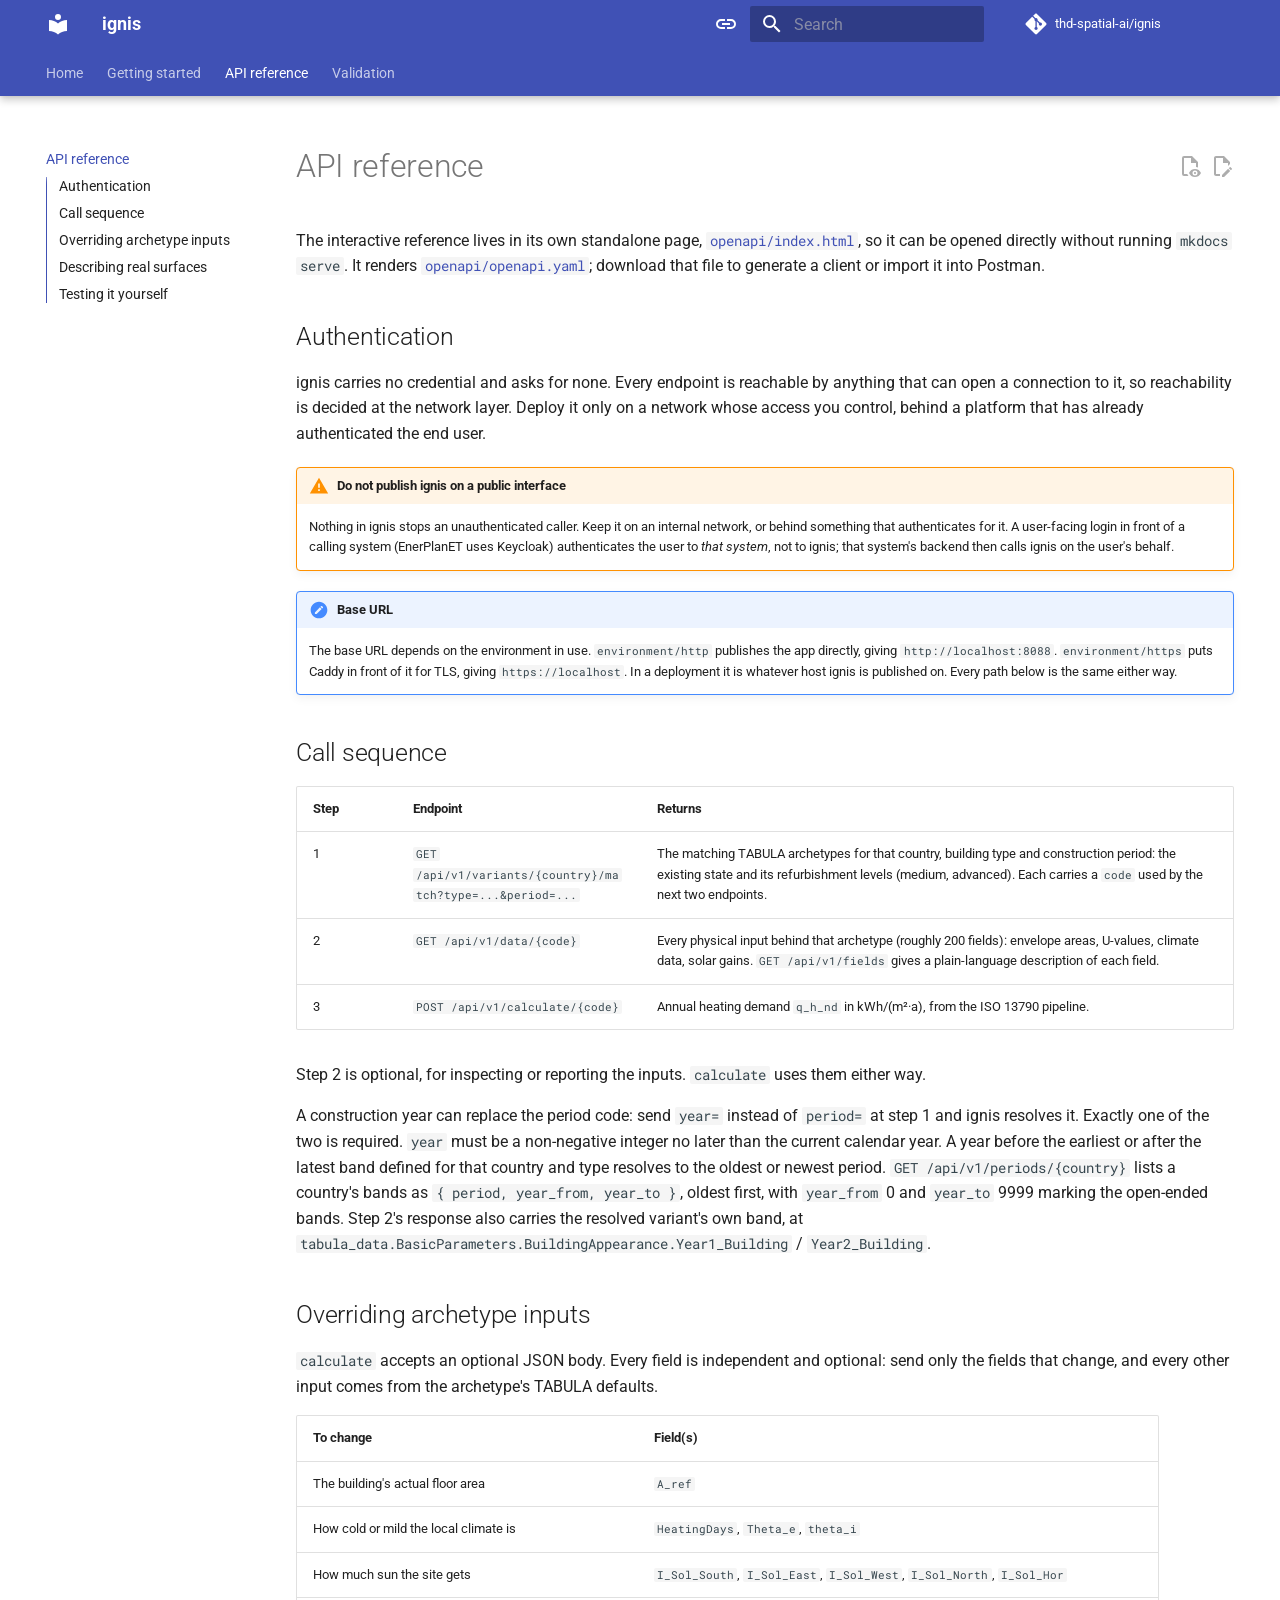
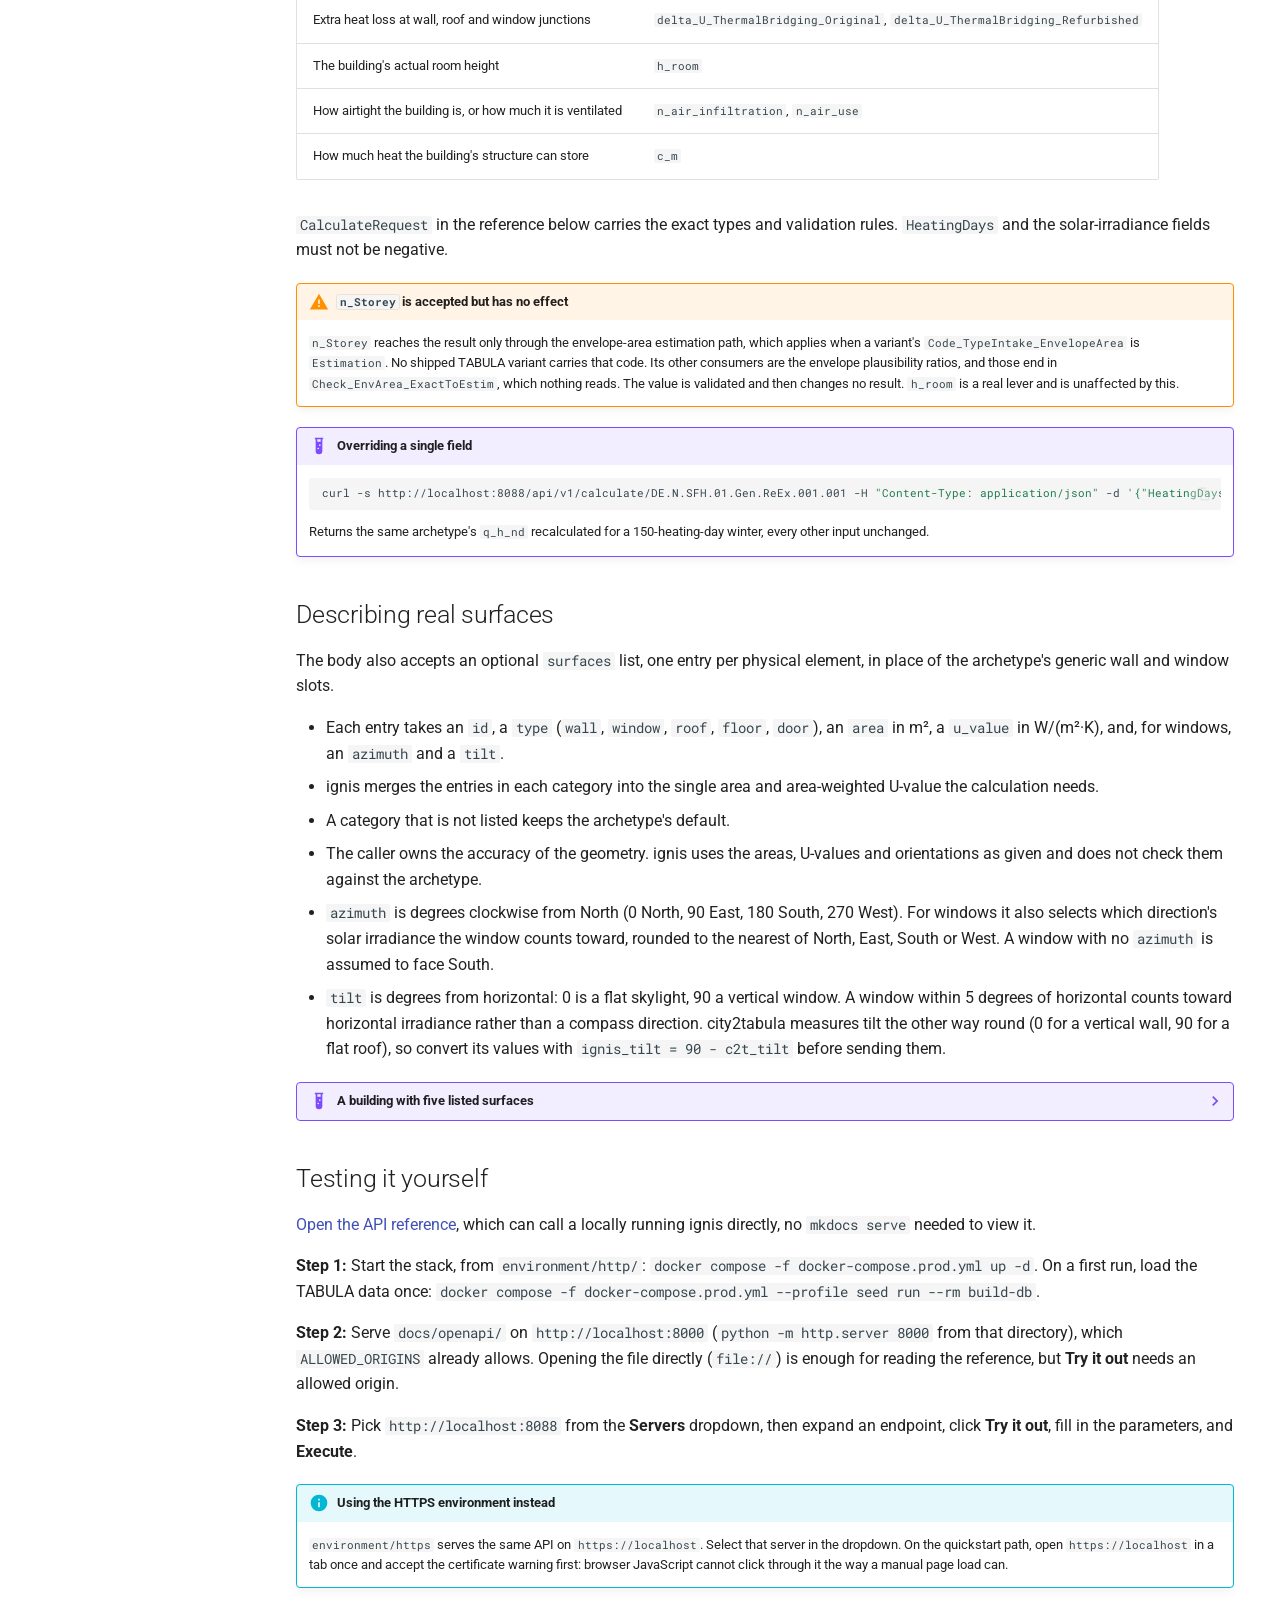
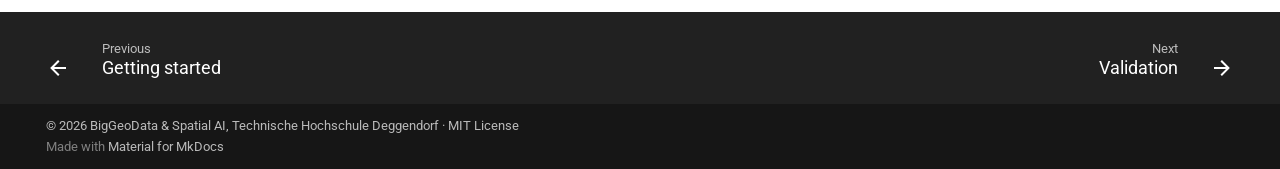
<file: api/index.html>
<!doctype html>
<html lang="en" class="no-js">
  <head>
    
      <meta charset="utf-8">
      <meta name="viewport" content="width=device-width,initial-scale=1">
      
        <meta name="description" content="ignis: Heat Demand Calculation Pipeline for European building energy performance estimation.">
      
      
        <meta name="author" content="THD-Spatial-AI">
      
      
        <link rel="canonical" href="https://thd-spatial-ai.github.io/ignis/api/">
      
      
        <link rel="prev" href="../getting-started/">
      
      
        <link rel="next" href="../validation/">
      
      
        
      
      
      <link rel="icon" href="../assets/images/favicon.png">
      <meta name="generator" content="mkdocs-1.6.1, mkdocs-material-9.7.7">
    
    
      
        <title>API reference - ignis</title>
      
    
    
      <link rel="stylesheet" href="../assets/stylesheets/main.ec1eaa64.min.css">
      
        
        <link rel="stylesheet" href="../assets/stylesheets/palette.ab4e12ef.min.css">
      
      


    
    
      
    
    
      
        
        
        <link rel="preconnect" href="https://fonts.gstatic.com" crossorigin>
        <link rel="stylesheet" href="https://fonts.googleapis.com/css?family=Roboto:300,300i,400,400i,700,700i%7CRoboto+Mono:400,400i,700,700i&display=fallback">
        <style>:root{--md-text-font:"Roboto";--md-code-font:"Roboto Mono"}</style>
      
    
    
    <script>__md_scope=new URL("..",location),__md_hash=e=>[...e].reduce(((e,_)=>(e<<5)-e+_.charCodeAt(0)),0),__md_get=(e,_=localStorage,t=__md_scope)=>JSON.parse(_.getItem(t.pathname+"."+e)),__md_set=(e,_,t=localStorage,a=__md_scope)=>{try{t.setItem(a.pathname+"."+e,JSON.stringify(_))}catch(e){}}</script>
    
      

    
    
  </head>
  
  
    
    
      
    
    
    
    
    <body dir="ltr" data-md-color-scheme="default" data-md-color-primary="indigo" data-md-color-accent="indigo">
  
    
    <input class="md-toggle" data-md-toggle="drawer" type="checkbox" id="__drawer" autocomplete="off">
    <input class="md-toggle" data-md-toggle="search" type="checkbox" id="__search" autocomplete="off">
    <label class="md-overlay" for="__drawer"></label>
    <div data-md-component="skip">
      
        
        <a href="#api-reference" class="md-skip">
          Skip to content
        </a>
      
    </div>
    <div data-md-component="announce">
      
    </div>
    
    
      

  

<header class="md-header md-header--shadow md-header--lifted" data-md-component="header">
  <nav class="md-header__inner md-grid" aria-label="Header">
    <a href=".." title="ignis" class="md-header__button md-logo" aria-label="ignis" data-md-component="logo">
      
  
  <svg xmlns="http://www.w3.org/2000/svg" viewBox="0 0 24 24"><path d="M12 8a3 3 0 0 0 3-3 3 3 0 0 0-3-3 3 3 0 0 0-3 3 3 3 0 0 0 3 3m0 3.54C9.64 9.35 6.5 8 3 8v11c3.5 0 6.64 1.35 9 3.54 2.36-2.19 5.5-3.54 9-3.54V8c-3.5 0-6.64 1.35-9 3.54"/></svg>

    </a>
    <label class="md-header__button md-icon" for="__drawer">
      
      <svg xmlns="http://www.w3.org/2000/svg" viewBox="0 0 24 24"><path d="M3 6h18v2H3zm0 5h18v2H3zm0 5h18v2H3z"/></svg>
    </label>
    <div class="md-header__title" data-md-component="header-title">
      <div class="md-header__ellipsis">
        <div class="md-header__topic">
          <span class="md-ellipsis">
            ignis
          </span>
        </div>
        <div class="md-header__topic" data-md-component="header-topic">
          <span class="md-ellipsis">
            
              API reference
            
          </span>
        </div>
      </div>
    </div>
    
      
        <form class="md-header__option" data-md-component="palette">
  
    
    
    
    <input class="md-option" data-md-color-media="(prefers-color-scheme)" data-md-color-scheme="default" data-md-color-primary="indigo" data-md-color-accent="indigo"  aria-label="Switch to light mode"  type="radio" name="__palette" id="__palette_0">
    
      <label class="md-header__button md-icon" title="Switch to light mode" for="__palette_1" hidden>
        <svg xmlns="http://www.w3.org/2000/svg" viewBox="0 0 24 24"><path d="M3.9 12c0-1.71 1.39-3.1 3.1-3.1h4V7H7a5 5 0 0 0-5 5 5 5 0 0 0 5 5h4v-1.9H7c-1.71 0-3.1-1.39-3.1-3.1M8 13h8v-2H8zm9-6h-4v1.9h4c1.71 0 3.1 1.39 3.1 3.1s-1.39 3.1-3.1 3.1h-4V17h4a5 5 0 0 0 5-5 5 5 0 0 0-5-5"/></svg>
      </label>
    
  
    
    
    
    <input class="md-option" data-md-color-media="(prefers-color-scheme: light)" data-md-color-scheme="default" data-md-color-primary="indigo" data-md-color-accent="indigo"  aria-label="Switch to dark mode"  type="radio" name="__palette" id="__palette_1">
    
      <label class="md-header__button md-icon" title="Switch to dark mode" for="__palette_2" hidden>
        <svg xmlns="http://www.w3.org/2000/svg" viewBox="0 0 24 24"><path d="M17 7H7a5 5 0 0 0-5 5 5 5 0 0 0 5 5h10a5 5 0 0 0 5-5 5 5 0 0 0-5-5m0 8a3 3 0 0 1-3-3 3 3 0 0 1 3-3 3 3 0 0 1 3 3 3 3 0 0 1-3 3"/></svg>
      </label>
    
  
    
    
    
    <input class="md-option" data-md-color-media="(prefers-color-scheme: dark)" data-md-color-scheme="slate" data-md-color-primary="black" data-md-color-accent="indigo"  aria-label="Switch to system preference"  type="radio" name="__palette" id="__palette_2">
    
      <label class="md-header__button md-icon" title="Switch to system preference" for="__palette_0" hidden>
        <svg xmlns="http://www.w3.org/2000/svg" viewBox="0 0 24 24"><path d="M17 7H7a5 5 0 0 0-5 5 5 5 0 0 0 5 5h10a5 5 0 0 0 5-5 5 5 0 0 0-5-5M7 15a3 3 0 0 1-3-3 3 3 0 0 1 3-3 3 3 0 0 1 3 3 3 3 0 0 1-3 3"/></svg>
      </label>
    
  
</form>
      
    
    
      <script>var palette=__md_get("__palette");if(palette&&palette.color){if("(prefers-color-scheme)"===palette.color.media){var media=matchMedia("(prefers-color-scheme: light)"),input=document.querySelector(media.matches?"[data-md-color-media='(prefers-color-scheme: light)']":"[data-md-color-media='(prefers-color-scheme: dark)']");palette.color.media=input.getAttribute("data-md-color-media"),palette.color.scheme=input.getAttribute("data-md-color-scheme"),palette.color.primary=input.getAttribute("data-md-color-primary"),palette.color.accent=input.getAttribute("data-md-color-accent")}for(var[key,value]of Object.entries(palette.color))document.body.setAttribute("data-md-color-"+key,value)}</script>
    
    
    
      
      
        <label class="md-header__button md-icon" for="__search">
          
          <svg xmlns="http://www.w3.org/2000/svg" viewBox="0 0 24 24"><path d="M9.5 3A6.5 6.5 0 0 1 16 9.5c0 1.61-.59 3.09-1.56 4.23l.27.27h.79l5 5-1.5 1.5-5-5v-.79l-.27-.27A6.52 6.52 0 0 1 9.5 16 6.5 6.5 0 0 1 3 9.5 6.5 6.5 0 0 1 9.5 3m0 2C7 5 5 7 5 9.5S7 14 9.5 14 14 12 14 9.5 12 5 9.5 5"/></svg>
        </label>
        <div class="md-search" data-md-component="search" role="dialog">
  <label class="md-search__overlay" for="__search"></label>
  <div class="md-search__inner" role="search">
    <form class="md-search__form" name="search">
      <input type="text" class="md-search__input" name="query" aria-label="Search" placeholder="Search" autocapitalize="off" autocorrect="off" autocomplete="off" spellcheck="false" data-md-component="search-query" required>
      <label class="md-search__icon md-icon" for="__search">
        
        <svg xmlns="http://www.w3.org/2000/svg" viewBox="0 0 24 24"><path d="M9.5 3A6.5 6.5 0 0 1 16 9.5c0 1.61-.59 3.09-1.56 4.23l.27.27h.79l5 5-1.5 1.5-5-5v-.79l-.27-.27A6.52 6.52 0 0 1 9.5 16 6.5 6.5 0 0 1 3 9.5 6.5 6.5 0 0 1 9.5 3m0 2C7 5 5 7 5 9.5S7 14 9.5 14 14 12 14 9.5 12 5 9.5 5"/></svg>
        
        <svg xmlns="http://www.w3.org/2000/svg" viewBox="0 0 24 24"><path d="M20 11v2H8l5.5 5.5-1.42 1.42L4.16 12l7.92-7.92L13.5 5.5 8 11z"/></svg>
      </label>
      <nav class="md-search__options" aria-label="Search">
        
          <a href="javascript:void(0)" class="md-search__icon md-icon" title="Share" aria-label="Share" data-clipboard data-clipboard-text="" data-md-component="search-share" tabindex="-1">
            
            <svg xmlns="http://www.w3.org/2000/svg" viewBox="0 0 24 24"><path d="M18 16.08c-.76 0-1.44.3-1.96.77L8.91 12.7c.05-.23.09-.46.09-.7s-.04-.47-.09-.7l7.05-4.11c.54.5 1.25.81 2.04.81a3 3 0 0 0 3-3 3 3 0 0 0-3-3 3 3 0 0 0-3 3c0 .24.04.47.09.7L8.04 9.81C7.5 9.31 6.79 9 6 9a3 3 0 0 0-3 3 3 3 0 0 0 3 3c.79 0 1.5-.31 2.04-.81l7.12 4.15c-.05.21-.08.43-.08.66 0 1.61 1.31 2.91 2.92 2.91s2.92-1.3 2.92-2.91A2.92 2.92 0 0 0 18 16.08"/></svg>
          </a>
        
        <button type="reset" class="md-search__icon md-icon" title="Clear" aria-label="Clear" tabindex="-1">
          
          <svg xmlns="http://www.w3.org/2000/svg" viewBox="0 0 24 24"><path d="M19 6.41 17.59 5 12 10.59 6.41 5 5 6.41 10.59 12 5 17.59 6.41 19 12 13.41 17.59 19 19 17.59 13.41 12z"/></svg>
        </button>
      </nav>
      
        <div class="md-search__suggest" data-md-component="search-suggest"></div>
      
    </form>
    <div class="md-search__output">
      <div class="md-search__scrollwrap" tabindex="0" data-md-scrollfix>
        <div class="md-search-result" data-md-component="search-result">
          <div class="md-search-result__meta">
            Initializing search
          </div>
          <ol class="md-search-result__list" role="presentation"></ol>
        </div>
      </div>
    </div>
  </div>
</div>
      
    
    
      <div class="md-header__source">
        <a href="https://github.com/thd-spatial-ai/ignis" title="Go to repository" class="md-source" data-md-component="source">
  <div class="md-source__icon md-icon">
    
    <svg xmlns="http://www.w3.org/2000/svg" viewBox="0 0 448 512"><!--! Font Awesome Free 7.1.0 by @fontawesome - https://fontawesome.com License - https://fontawesome.com/license/free (Icons: CC BY 4.0, Fonts: SIL OFL 1.1, Code: MIT License) Copyright 2025 Fonticons, Inc.--><path d="M439.6 236.1 244 40.5c-5.4-5.5-12.8-8.5-20.4-8.5s-15 3-20.4 8.4L162.5 81l51.5 51.5c27.1-9.1 52.7 16.8 43.4 43.7l49.7 49.7c34.2-11.8 61.2 31 35.5 56.7-26.5 26.5-70.2-2.9-56-37.3L240.3 199v121.9c25.3 12.5 22.3 41.8 9.1 55-6.4 6.4-15.2 10.1-24.3 10.1s-17.8-3.6-24.3-10.1c-17.6-17.6-11.1-46.9 11.2-56v-123c-20.8-8.5-24.6-30.7-18.6-45L142.6 101 8.5 235.1C3 240.6 0 247.9 0 255.5s3 15 8.5 20.4l195.6 195.7c5.4 5.4 12.7 8.4 20.4 8.4s15-3 20.4-8.4l194.7-194.7c5.4-5.4 8.4-12.8 8.4-20.4s-3-15-8.4-20.4"/></svg>
  </div>
  <div class="md-source__repository">
    thd-spatial-ai/ignis
  </div>
</a>
      </div>
    
  </nav>
  
    
      
<nav class="md-tabs" aria-label="Tabs" data-md-component="tabs">
  <div class="md-grid">
    <ul class="md-tabs__list">
      
        
  
  
  
  
    <li class="md-tabs__item">
      <a href=".." class="md-tabs__link">
        
  
  
    
  
  Home

      </a>
    </li>
  

      
        
  
  
  
  
    <li class="md-tabs__item">
      <a href="../getting-started/" class="md-tabs__link">
        
  
  
    
  
  Getting started

      </a>
    </li>
  

      
        
  
  
  
    
  
  
    <li class="md-tabs__item md-tabs__item--active">
      <a href="./" class="md-tabs__link">
        
  
  
    
  
  API reference

      </a>
    </li>
  

      
        
  
  
  
  
    <li class="md-tabs__item">
      <a href="../validation/" class="md-tabs__link">
        
  
  
    
  
  Validation

      </a>
    </li>
  

      
    </ul>
  </div>
</nav>
    
  
</header>
    
    <div class="md-container" data-md-component="container">
      
      
        
      
      <main class="md-main" data-md-component="main">
        <div class="md-main__inner md-grid">
          
            
              
              <div class="md-sidebar md-sidebar--primary" data-md-component="sidebar" data-md-type="navigation" >
                <div class="md-sidebar__scrollwrap">
                  <div class="md-sidebar__inner">
                    


  


  

<nav class="md-nav md-nav--primary md-nav--lifted md-nav--integrated" aria-label="Navigation" data-md-level="0">
  <label class="md-nav__title" for="__drawer">
    <a href=".." title="ignis" class="md-nav__button md-logo" aria-label="ignis" data-md-component="logo">
      
  
  <svg xmlns="http://www.w3.org/2000/svg" viewBox="0 0 24 24"><path d="M12 8a3 3 0 0 0 3-3 3 3 0 0 0-3-3 3 3 0 0 0-3 3 3 3 0 0 0 3 3m0 3.54C9.64 9.35 6.5 8 3 8v11c3.5 0 6.64 1.35 9 3.54 2.36-2.19 5.5-3.54 9-3.54V8c-3.5 0-6.64 1.35-9 3.54"/></svg>

    </a>
    ignis
  </label>
  
    <div class="md-nav__source">
      <a href="https://github.com/thd-spatial-ai/ignis" title="Go to repository" class="md-source" data-md-component="source">
  <div class="md-source__icon md-icon">
    
    <svg xmlns="http://www.w3.org/2000/svg" viewBox="0 0 448 512"><!--! Font Awesome Free 7.1.0 by @fontawesome - https://fontawesome.com License - https://fontawesome.com/license/free (Icons: CC BY 4.0, Fonts: SIL OFL 1.1, Code: MIT License) Copyright 2025 Fonticons, Inc.--><path d="M439.6 236.1 244 40.5c-5.4-5.5-12.8-8.5-20.4-8.5s-15 3-20.4 8.4L162.5 81l51.5 51.5c27.1-9.1 52.7 16.8 43.4 43.7l49.7 49.7c34.2-11.8 61.2 31 35.5 56.7-26.5 26.5-70.2-2.9-56-37.3L240.3 199v121.9c25.3 12.5 22.3 41.8 9.1 55-6.4 6.4-15.2 10.1-24.3 10.1s-17.8-3.6-24.3-10.1c-17.6-17.6-11.1-46.9 11.2-56v-123c-20.8-8.5-24.6-30.7-18.6-45L142.6 101 8.5 235.1C3 240.6 0 247.9 0 255.5s3 15 8.5 20.4l195.6 195.7c5.4 5.4 12.7 8.4 20.4 8.4s15-3 20.4-8.4l194.7-194.7c5.4-5.4 8.4-12.8 8.4-20.4s-3-15-8.4-20.4"/></svg>
  </div>
  <div class="md-source__repository">
    thd-spatial-ai/ignis
  </div>
</a>
    </div>
  
  <ul class="md-nav__list" data-md-scrollfix>
    
      
      
  
  
  
  
    <li class="md-nav__item">
      <a href=".." class="md-nav__link">
        
  
  
  <span class="md-ellipsis">
    
  
    Home
  

    
  </span>
  
  

      </a>
    </li>
  

    
      
      
  
  
  
  
    <li class="md-nav__item">
      <a href="../getting-started/" class="md-nav__link">
        
  
  
  <span class="md-ellipsis">
    
  
    Getting started
  

    
  </span>
  
  

      </a>
    </li>
  

    
      
      
  
  
    
  
  
  
    <li class="md-nav__item md-nav__item--active">
      
      <input class="md-nav__toggle md-toggle" type="checkbox" id="__toc">
      
      
        
      
      
        <label class="md-nav__link md-nav__link--active" for="__toc">
          
  
  
  <span class="md-ellipsis">
    
  
    API reference
  

    
  </span>
  
  

          <span class="md-nav__icon md-icon"></span>
        </label>
      
      <a href="./" class="md-nav__link md-nav__link--active">
        
  
  
  <span class="md-ellipsis">
    
  
    API reference
  

    
  </span>
  
  

      </a>
      
        

<nav class="md-nav md-nav--secondary" aria-label="Table of contents">
  
  
  
    
  
  
    <label class="md-nav__title" for="__toc">
      <span class="md-nav__icon md-icon"></span>
      Table of contents
    </label>
    <ul class="md-nav__list" data-md-component="toc" data-md-scrollfix>
      
        <li class="md-nav__item">
  <a href="#authentication" class="md-nav__link">
    <span class="md-ellipsis">
      
        Authentication
      
    </span>
  </a>
  
</li>
      
        <li class="md-nav__item">
  <a href="#call-sequence" class="md-nav__link">
    <span class="md-ellipsis">
      
        Call sequence
      
    </span>
  </a>
  
</li>
      
        <li class="md-nav__item">
  <a href="#overriding-archetype-inputs" class="md-nav__link">
    <span class="md-ellipsis">
      
        Overriding archetype inputs
      
    </span>
  </a>
  
</li>
      
        <li class="md-nav__item">
  <a href="#describing-real-surfaces" class="md-nav__link">
    <span class="md-ellipsis">
      
        Describing real surfaces
      
    </span>
  </a>
  
</li>
      
        <li class="md-nav__item">
  <a href="#testing-it-yourself" class="md-nav__link">
    <span class="md-ellipsis">
      
        Testing it yourself
      
    </span>
  </a>
  
</li>
      
    </ul>
  
</nav>
      
    </li>
  

    
      
      
  
  
  
  
    <li class="md-nav__item">
      <a href="../validation/" class="md-nav__link">
        
  
  
  <span class="md-ellipsis">
    
  
    Validation
  

    
  </span>
  
  

      </a>
    </li>
  

    
  </ul>
</nav>
                  </div>
                </div>
              </div>
            
            
          
          
            <div class="md-content" data-md-component="content">
              
                



  


              
              <article class="md-content__inner md-typeset">
                
                  


  
    <a href="https://github.com/thd-spatial-ai/ignis/edit/main/docs/api.md" title="Edit this page" class="md-content__button md-icon" rel="edit">
      
      <svg xmlns="http://www.w3.org/2000/svg" viewBox="0 0 24 24"><path d="M10 20H6V4h7v5h5v3.1l2-2V8l-6-6H6c-1.1 0-2 .9-2 2v16c0 1.1.9 2 2 2h4zm10.2-7c.1 0 .3.1.4.2l1.3 1.3c.2.2.2.6 0 .8l-1 1-2.1-2.1 1-1c.1-.1.2-.2.4-.2m0 3.9L14.1 23H12v-2.1l6.1-6.1z"/></svg>
    </a>
  
  
    
      
    
    <a href="https://github.com/thd-spatial-ai/ignis/raw/main/docs/api.md" title="View source of this page" class="md-content__button md-icon">
      
      <svg xmlns="http://www.w3.org/2000/svg" viewBox="0 0 24 24"><path d="M17 18c.56 0 1 .44 1 1s-.44 1-1 1-1-.44-1-1 .44-1 1-1m0-3c-2.73 0-5.06 1.66-6 4 .94 2.34 3.27 4 6 4s5.06-1.66 6-4c-.94-2.34-3.27-4-6-4m0 6.5a2.5 2.5 0 0 1-2.5-2.5 2.5 2.5 0 0 1 2.5-2.5 2.5 2.5 0 0 1 2.5 2.5 2.5 2.5 0 0 1-2.5 2.5M9.27 20H6V4h7v5h5v4.07c.7.08 1.36.25 2 .49V8l-6-6H6a2 2 0 0 0-2 2v16a2 2 0 0 0 2 2h4.5a8.2 8.2 0 0 1-1.23-2"/></svg>
    </a>
  


<h1 id="api-reference">API reference<a class="headerlink" href="#api-reference" title="Permanent link">&para;</a></h1>
<p>The interactive reference lives in its own standalone page, <a href="../openapi/"><code>openapi/index.html</code></a>, so it can be opened directly without running <code>mkdocs serve</code>. It renders <a href="../openapi/openapi.yaml"><code>openapi/openapi.yaml</code></a>; download that file to generate a client or import it into Postman.</p>
<h2 id="authentication">Authentication<a class="headerlink" href="#authentication" title="Permanent link">&para;</a></h2>
<p>ignis carries no credential and asks for none. Every endpoint is reachable by anything that can open a connection to it, so reachability is decided at the network layer. Deploy it only on a network whose access you control, behind a platform that has already authenticated the end user.</p>
<div class="admonition warning">
<p class="admonition-title">Do not publish ignis on a public interface</p>
<p>Nothing in ignis stops an unauthenticated caller. Keep it on an internal network, or behind something that authenticates for it. A user-facing login in front of a calling system (EnerPlanET uses Keycloak) authenticates the user to <em>that system</em>, not to ignis; that system's backend then calls ignis on the user's behalf.</p>
</div>
<div class="admonition note">
<p class="admonition-title">Base URL</p>
<p>The base URL depends on the environment in use. <code>environment/http</code> publishes the app directly, giving <code>http://localhost:8088</code>. <code>environment/https</code> puts Caddy in front of it for TLS, giving <code>https://localhost</code>. In a deployment it is whatever host ignis is published on. Every path below is the same either way.</p>
</div>
<h2 id="call-sequence">Call sequence<a class="headerlink" href="#call-sequence" title="Permanent link">&para;</a></h2>
<table>
<thead>
<tr>
<th>Step</th>
<th>Endpoint</th>
<th>Returns</th>
</tr>
</thead>
<tbody>
<tr>
<td>1</td>
<td><code>GET /api/v1/variants/{country}/match?type=...&amp;period=...</code></td>
<td>The matching TABULA archetypes for that country, building type and construction period: the existing state and its refurbishment levels (medium, advanced). Each carries a <code>code</code> used by the next two endpoints.</td>
</tr>
<tr>
<td>2</td>
<td><code>GET /api/v1/data/{code}</code></td>
<td>Every physical input behind that archetype (roughly 200 fields): envelope areas, U-values, climate data, solar gains. <code>GET /api/v1/fields</code> gives a plain-language description of each field.</td>
</tr>
<tr>
<td>3</td>
<td><code>POST /api/v1/calculate/{code}</code></td>
<td>Annual heating demand <code>q_h_nd</code> in kWh/(m²·a), from the ISO 13790 pipeline.</td>
</tr>
</tbody>
</table>
<p>Step 2 is optional, for inspecting or reporting the inputs. <code>calculate</code> uses them either way.</p>
<p>A construction year can replace the period code: send <code>year=</code> instead of <code>period=</code> at step 1 and ignis resolves it. Exactly one of the two is required. <code>year</code> must be a non-negative integer no later than the current calendar year. A year before the earliest or after the latest band defined for that country and type resolves to the oldest or newest period. <code>GET /api/v1/periods/{country}</code> lists a country's bands as <code>{ period, year_from, year_to }</code>, oldest first, with <code>year_from</code> 0 and <code>year_to</code> 9999 marking the open-ended bands. Step 2's response also carries the resolved variant's own band, at <code>tabula_data.BasicParameters.BuildingAppearance.Year1_Building</code> / <code>Year2_Building</code>.</p>
<h2 id="overriding-archetype-inputs">Overriding archetype inputs<a class="headerlink" href="#overriding-archetype-inputs" title="Permanent link">&para;</a></h2>
<p><code>calculate</code> accepts an optional JSON body. Every field is independent and optional: send only the fields that change, and every other input comes from the archetype's TABULA defaults.</p>
<table>
<thead>
<tr>
<th>To change</th>
<th>Field(s)</th>
</tr>
</thead>
<tbody>
<tr>
<td>The building's actual floor area</td>
<td><code>A_ref</code></td>
</tr>
<tr>
<td>How cold or mild the local climate is</td>
<td><code>HeatingDays</code>, <code>Theta_e</code>, <code>theta_i</code></td>
</tr>
<tr>
<td>How much sun the site gets</td>
<td><code>I_Sol_South</code>, <code>I_Sol_East</code>, <code>I_Sol_West</code>, <code>I_Sol_North</code>, <code>I_Sol_Hor</code></td>
</tr>
<tr>
<td>Extra heat loss at wall, roof and window junctions</td>
<td><code>delta_U_ThermalBridging_Original</code>, <code>delta_U_ThermalBridging_Refurbished</code></td>
</tr>
<tr>
<td>The building's actual room height</td>
<td><code>h_room</code></td>
</tr>
<tr>
<td>How airtight the building is, or how much it is ventilated</td>
<td><code>n_air_infiltration</code>, <code>n_air_use</code></td>
</tr>
<tr>
<td>How much heat the building's structure can store</td>
<td><code>c_m</code></td>
</tr>
</tbody>
</table>
<p><code>CalculateRequest</code> in the reference below carries the exact types and validation rules. <code>HeatingDays</code> and the solar-irradiance fields must not be negative.</p>
<div class="admonition warning">
<p class="admonition-title"><code>n_Storey</code> is accepted but has no effect</p>
<p><code>n_Storey</code> reaches the result only through the envelope-area estimation path, which applies when a variant's <code>Code_TypeIntake_EnvelopeArea</code> is <code>Estimation</code>. No shipped TABULA variant carries that code. Its other consumers are the envelope plausibility ratios, and those end in <code>Check_EnvArea_ExactToEstim</code>, which nothing reads. The value is validated and then changes no result. <code>h_room</code> is a real lever and is unaffected by this.</p>
</div>
<div class="admonition example">
<p class="admonition-title">Overriding a single field</p>
<p><div class="language-bash highlight"><pre><span></span><code><span id="__span-0-1"><a id="__codelineno-0-1" name="__codelineno-0-1" href="#__codelineno-0-1"></a>curl<span class="w"> </span>-s<span class="w"> </span>http://localhost:8088/api/v1/calculate/DE.N.SFH.01.Gen.ReEx.001.001<span class="w"> </span>-H<span class="w"> </span><span class="s2">"Content-Type: application/json"</span><span class="w"> </span>-d<span class="w"> </span><span class="s1">'{"HeatingDays": 150}'</span>
</span></code></pre></div>
Returns the same archetype's <code>q_h_nd</code> recalculated for a 150-heating-day winter, every other input unchanged.</p>
</div>
<h2 id="describing-real-surfaces">Describing real surfaces<a class="headerlink" href="#describing-real-surfaces" title="Permanent link">&para;</a></h2>
<p>The body also accepts an optional <code>surfaces</code> list, one entry per physical element, in place of the archetype's generic wall and window slots.</p>
<ul>
<li>Each entry takes an <code>id</code>, a <code>type</code> (<code>wall</code>, <code>window</code>, <code>roof</code>, <code>floor</code>, <code>door</code>), an <code>area</code> in m², a <code>u_value</code> in W/(m²·K), and, for windows, an <code>azimuth</code> and a <code>tilt</code>.</li>
<li>ignis merges the entries in each category into the single area and area-weighted U-value the calculation needs.</li>
<li>A category that is not listed keeps the archetype's default.</li>
<li>The caller owns the accuracy of the geometry. ignis uses the areas, U-values and orientations as given and does not check them against the archetype.</li>
<li><code>azimuth</code> is degrees clockwise from North (0 North, 90 East, 180 South, 270 West). For windows it also selects which direction's solar irradiance the window counts toward, rounded to the nearest of North, East, South or West. A window with no <code>azimuth</code> is assumed to face South.</li>
<li><code>tilt</code> is degrees from horizontal: 0 is a flat skylight, 90 a vertical window. A window within 5 degrees of horizontal counts toward horizontal irradiance rather than a compass direction. city2tabula measures tilt the other way round (0 for a vertical wall, 90 for a flat roof), so convert its values with <code>ignis_tilt = 90 - c2t_tilt</code> before sending them.</li>
</ul>
<details class="example">
<summary>A building with five listed surfaces</summary>
<div class="language-json highlight"><pre><span></span><code><span id="__span-1-1"><a id="__codelineno-1-1" name="__codelineno-1-1" href="#__codelineno-1-1"></a><span class="p">{</span>
</span><span id="__span-1-2"><a id="__codelineno-1-2" name="__codelineno-1-2" href="#__codelineno-1-2"></a><span class="w">  </span><span class="nt">"surfaces"</span><span class="p">:</span><span class="w"> </span><span class="p">[</span>
</span><span id="__span-1-3"><a id="__codelineno-1-3" name="__codelineno-1-3" href="#__codelineno-1-3"></a><span class="w">    </span><span class="p">{</span><span class="nt">"id"</span><span class="p">:</span><span class="w"> </span><span class="s2">"wall-north"</span><span class="p">,</span><span class="w"> </span><span class="nt">"type"</span><span class="p">:</span><span class="w"> </span><span class="s2">"wall"</span><span class="p">,</span><span class="w">   </span><span class="nt">"area"</span><span class="p">:</span><span class="w"> </span><span class="mf">45.0</span><span class="p">,</span><span class="w"> </span><span class="nt">"u_value"</span><span class="p">:</span><span class="w"> </span><span class="mf">0.85</span><span class="p">,</span><span class="w"> </span><span class="nt">"azimuth"</span><span class="p">:</span><span class="w"> </span><span class="mi">0</span><span class="p">},</span>
</span><span id="__span-1-4"><a id="__codelineno-1-4" name="__codelineno-1-4" href="#__codelineno-1-4"></a><span class="w">    </span><span class="p">{</span><span class="nt">"id"</span><span class="p">:</span><span class="w"> </span><span class="s2">"wall-south"</span><span class="p">,</span><span class="w"> </span><span class="nt">"type"</span><span class="p">:</span><span class="w"> </span><span class="s2">"wall"</span><span class="p">,</span><span class="w">   </span><span class="nt">"area"</span><span class="p">:</span><span class="w"> </span><span class="mf">45.0</span><span class="p">,</span><span class="w"> </span><span class="nt">"u_value"</span><span class="p">:</span><span class="w"> </span><span class="mf">0.85</span><span class="p">,</span><span class="w"> </span><span class="nt">"azimuth"</span><span class="p">:</span><span class="w"> </span><span class="mi">180</span><span class="p">},</span>
</span><span id="__span-1-5"><a id="__codelineno-1-5" name="__codelineno-1-5" href="#__codelineno-1-5"></a><span class="w">    </span><span class="p">{</span><span class="nt">"id"</span><span class="p">:</span><span class="w"> </span><span class="s2">"win-south"</span><span class="p">,</span><span class="w">  </span><span class="nt">"type"</span><span class="p">:</span><span class="w"> </span><span class="s2">"window"</span><span class="p">,</span><span class="w"> </span><span class="nt">"area"</span><span class="p">:</span><span class="w"> </span><span class="mf">8.0</span><span class="p">,</span><span class="w">  </span><span class="nt">"u_value"</span><span class="p">:</span><span class="w"> </span><span class="mf">1.2</span><span class="p">,</span><span class="w">  </span><span class="nt">"azimuth"</span><span class="p">:</span><span class="w"> </span><span class="mi">180</span><span class="p">},</span>
</span><span id="__span-1-6"><a id="__codelineno-1-6" name="__codelineno-1-6" href="#__codelineno-1-6"></a><span class="w">    </span><span class="p">{</span><span class="nt">"id"</span><span class="p">:</span><span class="w"> </span><span class="s2">"roof-1"</span><span class="p">,</span><span class="w">     </span><span class="nt">"type"</span><span class="p">:</span><span class="w"> </span><span class="s2">"roof"</span><span class="p">,</span><span class="w">   </span><span class="nt">"area"</span><span class="p">:</span><span class="w"> </span><span class="mf">90.0</span><span class="p">,</span><span class="w"> </span><span class="nt">"u_value"</span><span class="p">:</span><span class="w"> </span><span class="mf">0.4</span><span class="p">,</span><span class="w">  </span><span class="nt">"azimuth"</span><span class="p">:</span><span class="w"> </span><span class="mi">-1</span><span class="p">},</span>
</span><span id="__span-1-7"><a id="__codelineno-1-7" name="__codelineno-1-7" href="#__codelineno-1-7"></a><span class="w">    </span><span class="p">{</span><span class="nt">"id"</span><span class="p">:</span><span class="w"> </span><span class="s2">"floor-1"</span><span class="p">,</span><span class="w">    </span><span class="nt">"type"</span><span class="p">:</span><span class="w"> </span><span class="s2">"floor"</span><span class="p">,</span><span class="w">  </span><span class="nt">"area"</span><span class="p">:</span><span class="w"> </span><span class="mf">90.0</span><span class="p">,</span><span class="w"> </span><span class="nt">"u_value"</span><span class="p">:</span><span class="w"> </span><span class="mf">0.5</span><span class="p">,</span><span class="w">  </span><span class="nt">"azimuth"</span><span class="p">:</span><span class="w"> </span><span class="mi">-1</span><span class="p">}</span>
</span><span id="__span-1-8"><a id="__codelineno-1-8" name="__codelineno-1-8" href="#__codelineno-1-8"></a><span class="w">  </span><span class="p">]</span>
</span><span id="__span-1-9"><a id="__codelineno-1-9" name="__codelineno-1-9" href="#__codelineno-1-9"></a><span class="p">}</span>
</span></code></pre></div>
<p>List as many windows as the building has, each with its own area, U-value and orientation, rather than fitting them into two slots.</p>
</details>
<h2 id="testing-it-yourself">Testing it yourself<a class="headerlink" href="#testing-it-yourself" title="Permanent link">&para;</a></h2>
<p><a href="../openapi/">Open the API reference</a>, which can call a locally running ignis directly, no <code>mkdocs serve</code> needed to view it.</p>
<p><strong>Step 1:</strong> Start the stack, from <code>environment/http/</code>: <code>docker compose -f docker-compose.prod.yml up -d</code>. On a first run, load the TABULA data once: <code>docker compose -f docker-compose.prod.yml --profile seed run --rm build-db</code>.</p>
<p><strong>Step 2:</strong> Serve <code>docs/openapi/</code> on <code>http://localhost:8000</code> (<code>python -m http.server 8000</code> from that directory), which <code>ALLOWED_ORIGINS</code> already allows. Opening the file directly (<code>file://</code>) is enough for reading the reference, but <strong>Try it out</strong> needs an allowed origin.</p>
<p><strong>Step 3:</strong> Pick <code>http://localhost:8088</code> from the <strong>Servers</strong> dropdown, then expand an endpoint, click <strong>Try it out</strong>, fill in the parameters, and <strong>Execute</strong>.</p>
<div class="admonition info">
<p class="admonition-title">Using the HTTPS environment instead</p>
<p><code>environment/https</code> serves the same API on <code>https://localhost</code>. Select that server in the dropdown. On the quickstart path, open <code>https://localhost</code> in a tab once and accept the certificate warning first: browser JavaScript cannot click through it the way a manual page load can.</p>
</div>







  
  






                
              </article>
            </div>
          
          
<script>var target=document.getElementById(location.hash.slice(1));target&&target.name&&(target.checked=target.name.startsWith("__tabbed_"))</script>
        </div>
        
          <button type="button" class="md-top md-icon" data-md-component="top" hidden>
  
  <svg xmlns="http://www.w3.org/2000/svg" viewBox="0 0 24 24"><path d="M13 20h-2V8l-5.5 5.5-1.42-1.42L12 4.16l7.92 7.92-1.42 1.42L13 8z"/></svg>
  Back to top
</button>
        
      </main>
      
        <footer class="md-footer">
  
    
      
      <nav class="md-footer__inner md-grid" aria-label="Footer" >
        
          
          <a href="../getting-started/" class="md-footer__link md-footer__link--prev" aria-label="Previous: Getting started">
            <div class="md-footer__button md-icon">
              
              <svg xmlns="http://www.w3.org/2000/svg" viewBox="0 0 24 24"><path d="M20 11v2H8l5.5 5.5-1.42 1.42L4.16 12l7.92-7.92L13.5 5.5 8 11z"/></svg>
            </div>
            <div class="md-footer__title">
              <span class="md-footer__direction">
                Previous
              </span>
              <div class="md-ellipsis">
                Getting started
              </div>
            </div>
          </a>
        
        
          
          <a href="../validation/" class="md-footer__link md-footer__link--next" aria-label="Next: Validation">
            <div class="md-footer__title">
              <span class="md-footer__direction">
                Next
              </span>
              <div class="md-ellipsis">
                Validation
              </div>
            </div>
            <div class="md-footer__button md-icon">
              
              <svg xmlns="http://www.w3.org/2000/svg" viewBox="0 0 24 24"><path d="M4 11v2h12l-5.5 5.5 1.42 1.42L19.84 12l-7.92-7.92L10.5 5.5 16 11z"/></svg>
            </div>
          </a>
        
      </nav>
    
  
  <div class="md-footer-meta md-typeset">
    <div class="md-footer-meta__inner md-grid">
      <div class="md-copyright">
  
    <div class="md-copyright__highlight">
      &copy; 2026 <a href="https://github.com/THD-Spatial-AI" target="_blank" rel="noopener">BigGeoData & Spatial AI, Technische Hochschule Deggendorf</a> · MIT License

    </div>
  
  
    Made with
    <a href="https://squidfunk.github.io/mkdocs-material/" target="_blank" rel="noopener">
      Material for MkDocs
    </a>
  
</div>
      
    </div>
  </div>
</footer>
      
    </div>
    <div class="md-dialog" data-md-component="dialog">
      <div class="md-dialog__inner md-typeset"></div>
    </div>
    
    
    
      
      
      <script id="__config" type="application/json">{"annotate": null, "base": "..", "features": ["announce.dismiss", "content.action.edit", "content.action.view", "content.code.annotate", "content.code.copy", "content.tooltips", "navigation.expand", "navigation.footer", "navigation.indexes", "navigation.instant", "navigation.tabs", "navigation.tabs.sticky", "navigation.top", "navigation.path", "navigation.tracking", "navigation.sections", "search.highlight", "search.share", "search.suggest", "toc.follow", "toc.integrate"], "search": "../assets/javascripts/workers/search.2c215733.min.js", "tags": null, "translations": {"clipboard.copied": "Copied to clipboard", "clipboard.copy": "Copy to clipboard", "search.result.more.one": "1 more on this page", "search.result.more.other": "# more on this page", "search.result.none": "No matching documents", "search.result.one": "1 matching document", "search.result.other": "# matching documents", "search.result.placeholder": "Type to start searching", "search.result.term.missing": "Missing", "select.version": "Select version"}, "version": null}</script>
    
    
      <script src="../assets/javascripts/bundle.d7400e89.min.js"></script>
      
    
  </body>
</html>
</file>
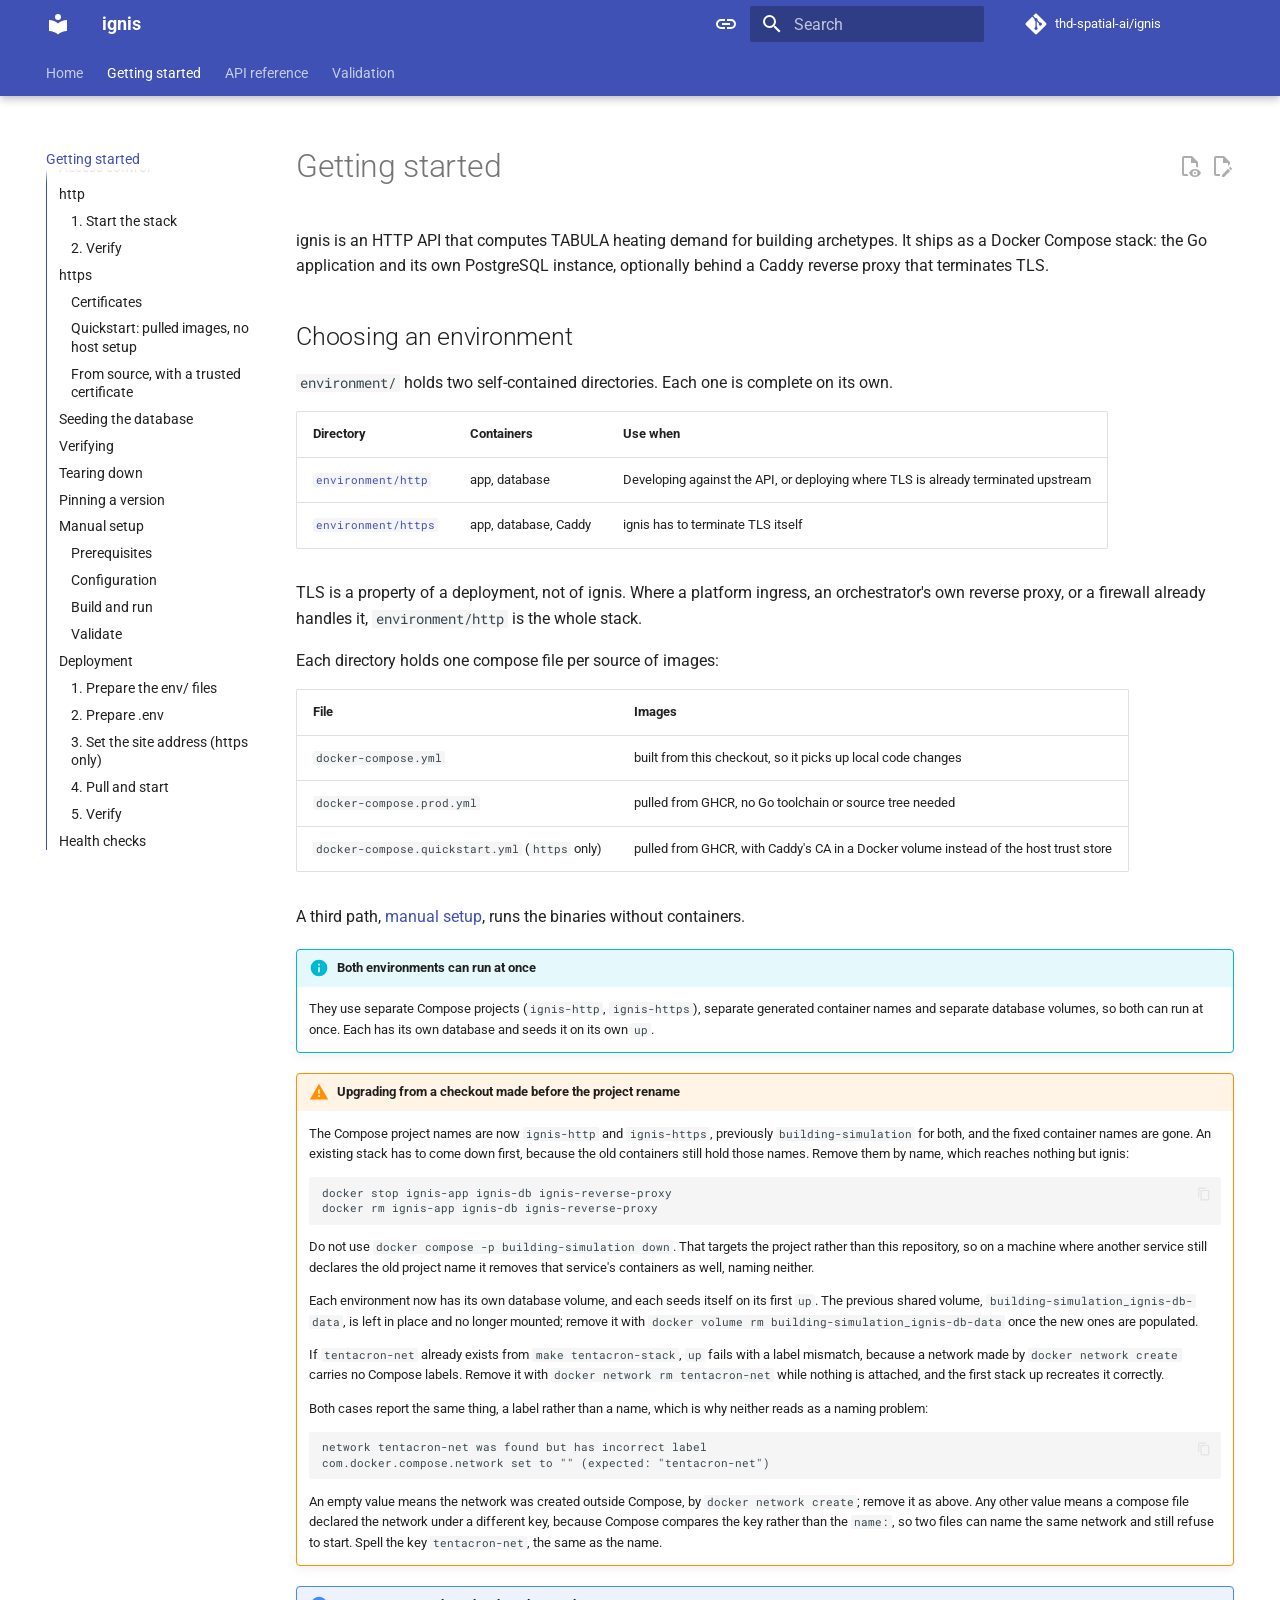
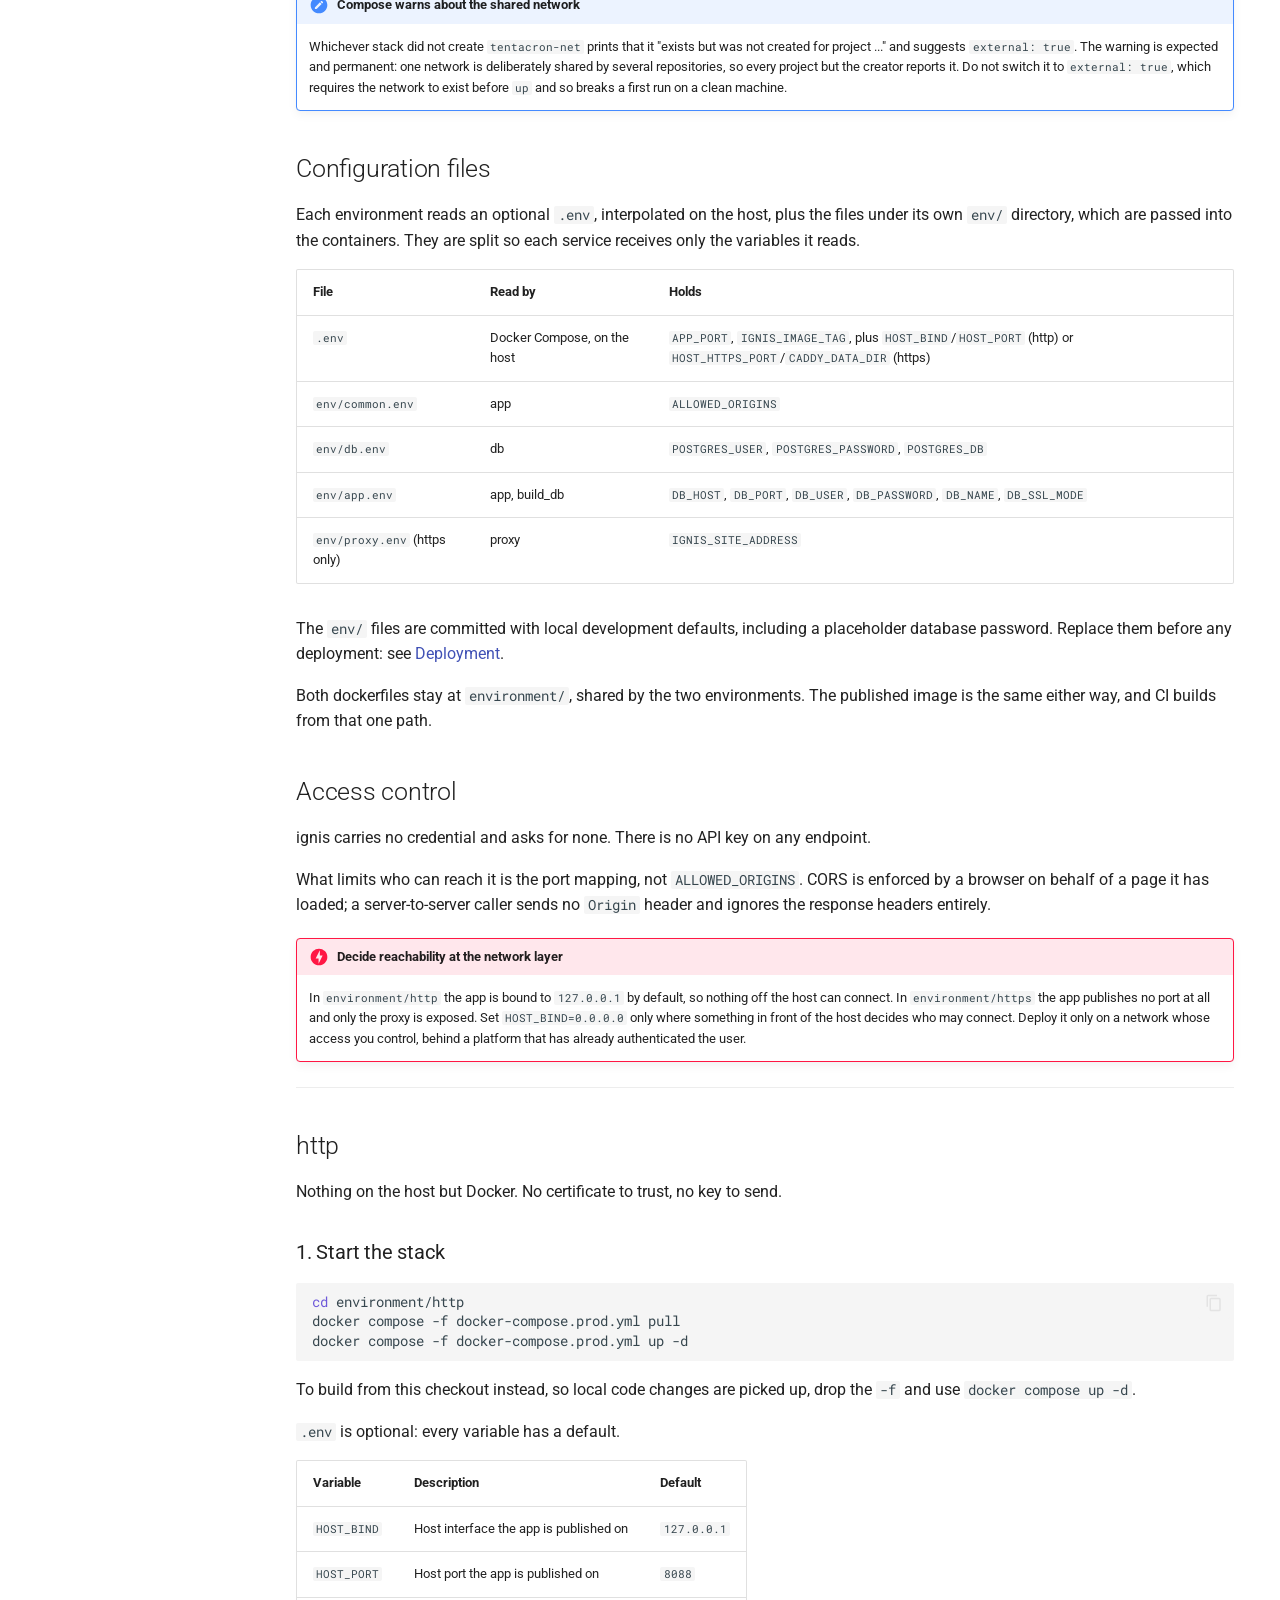
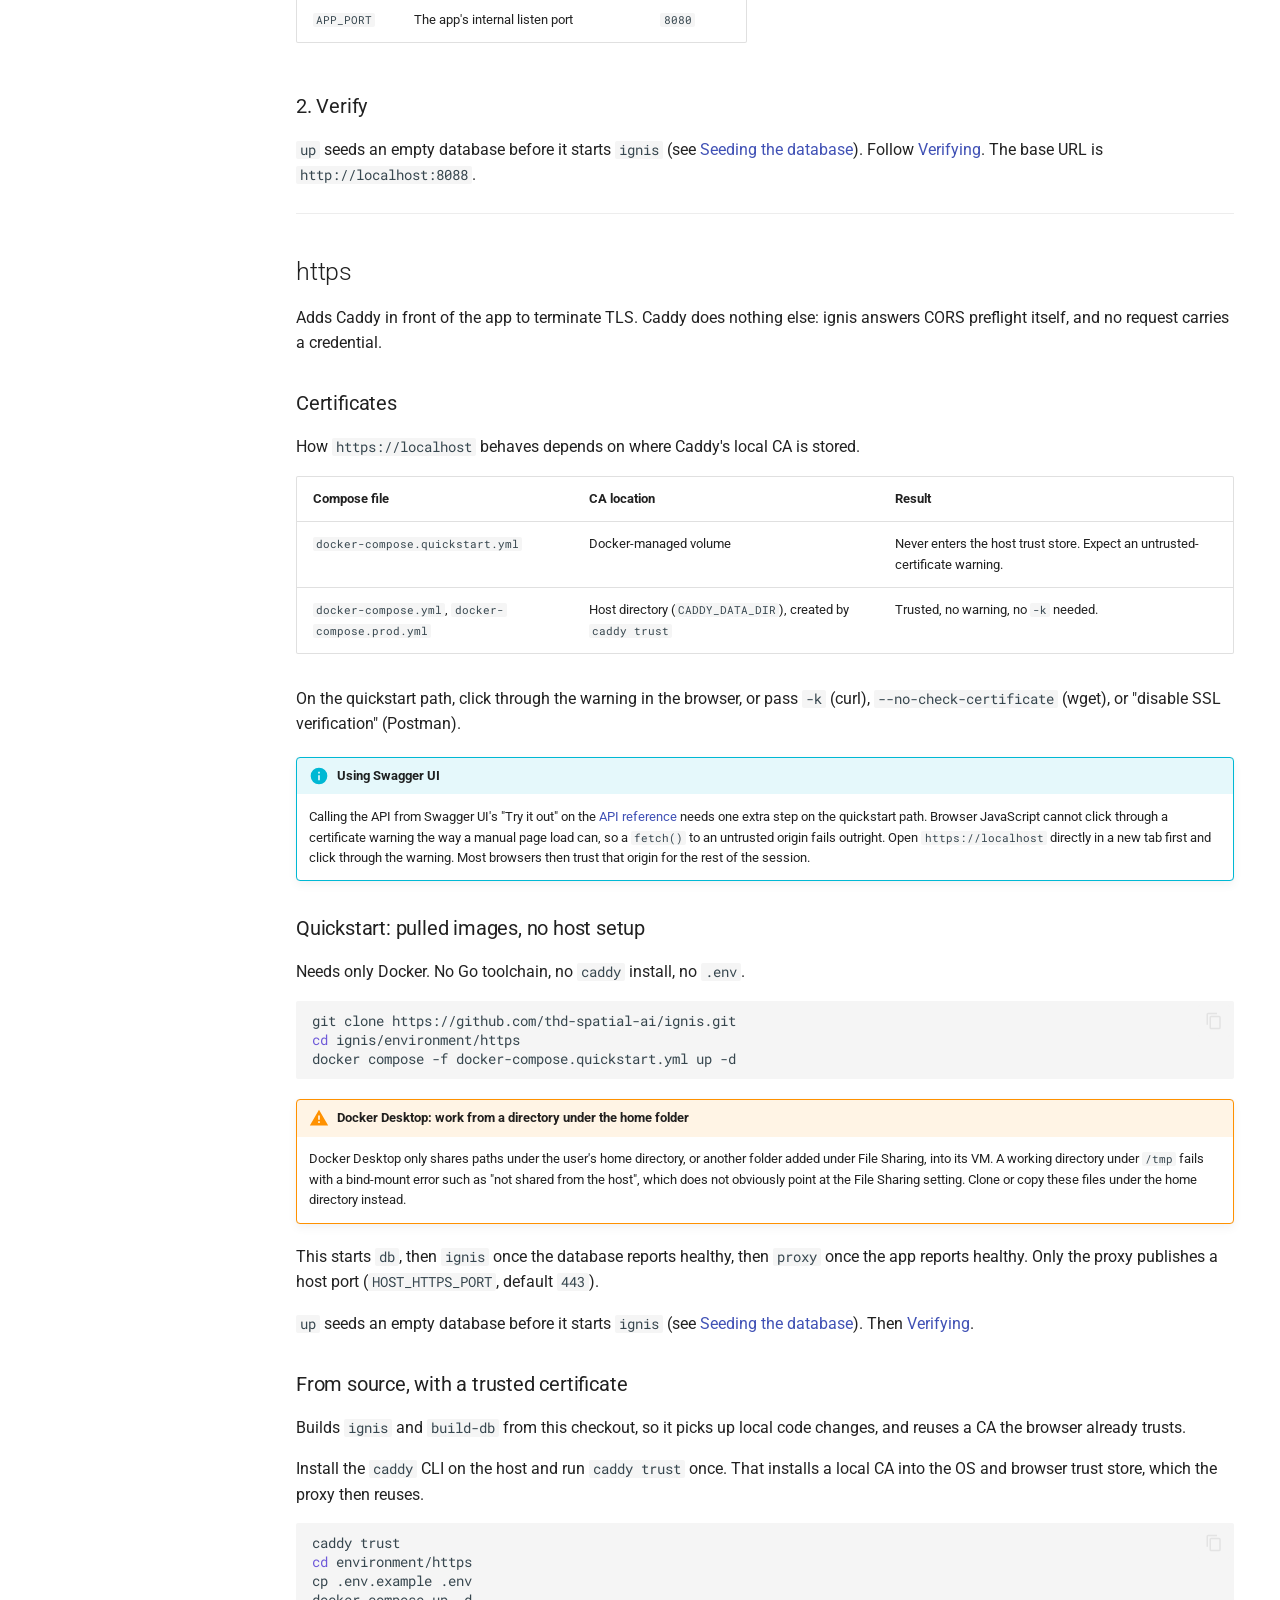
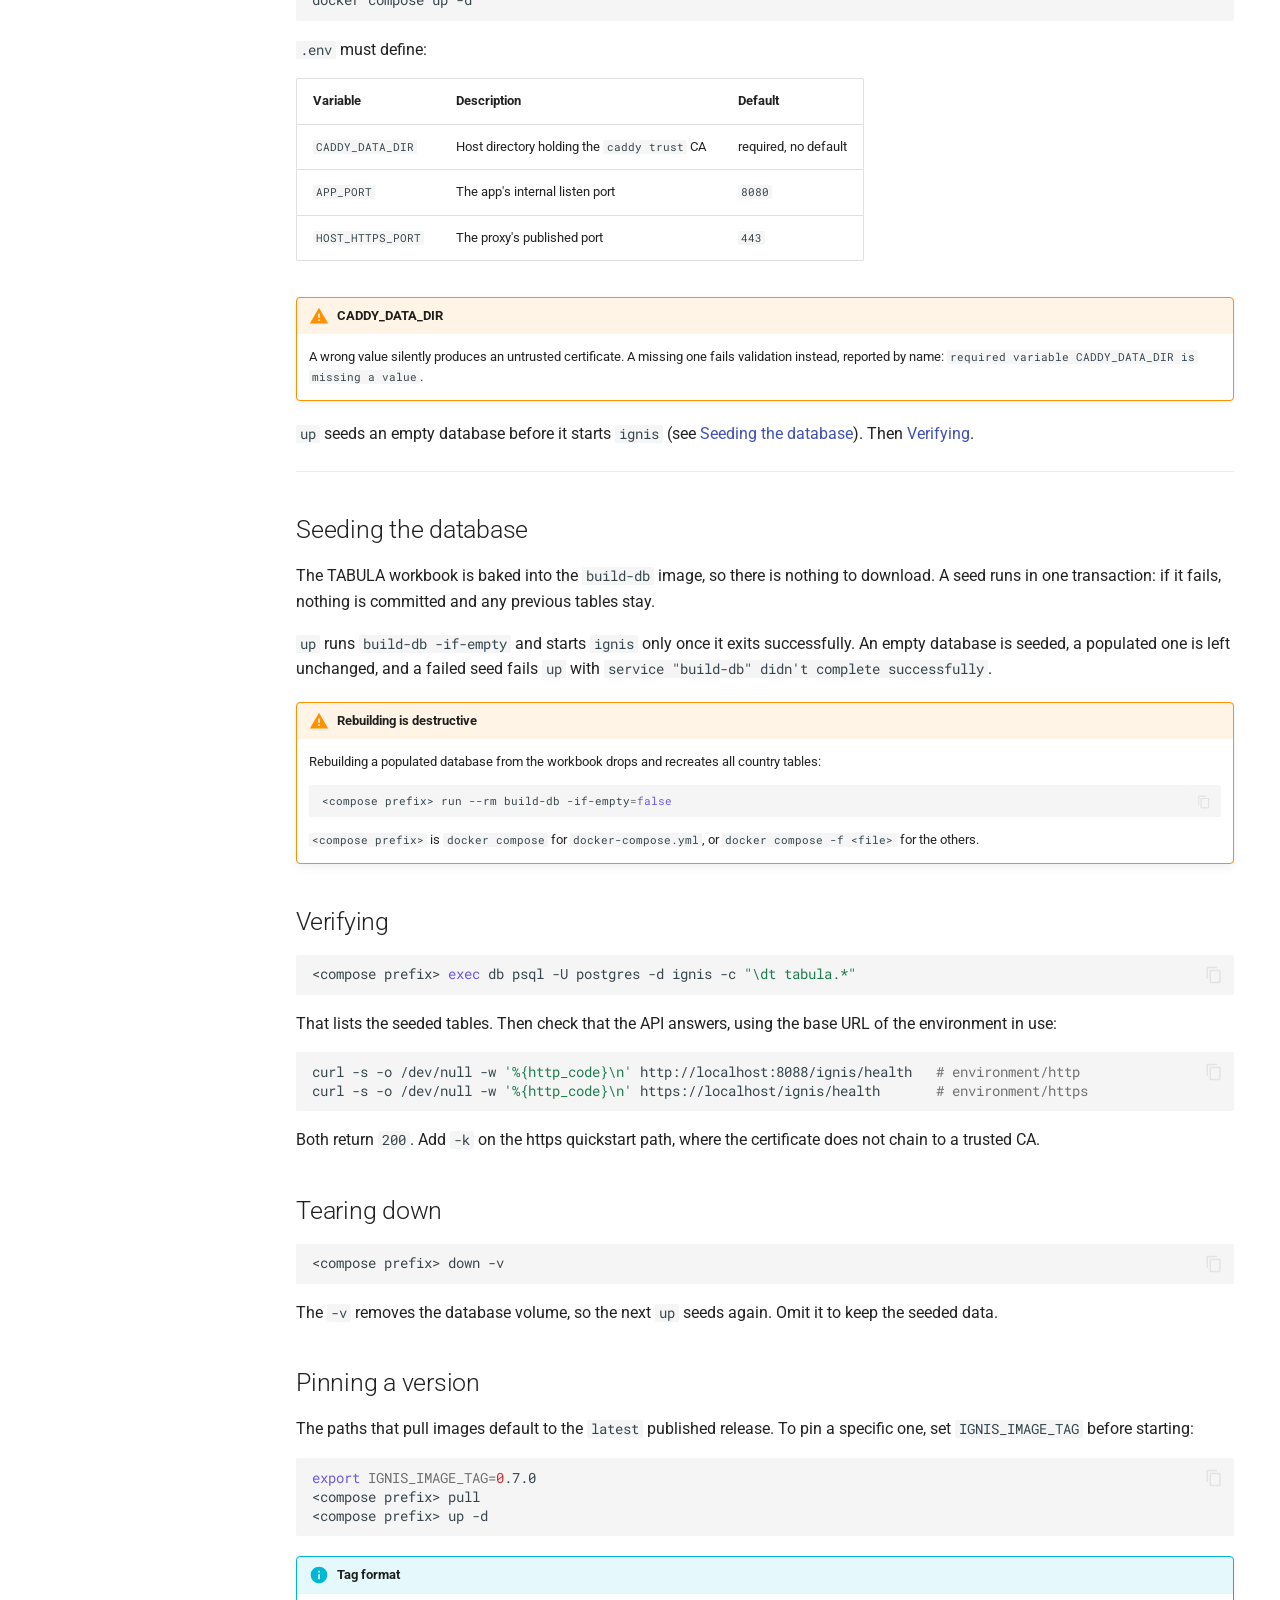
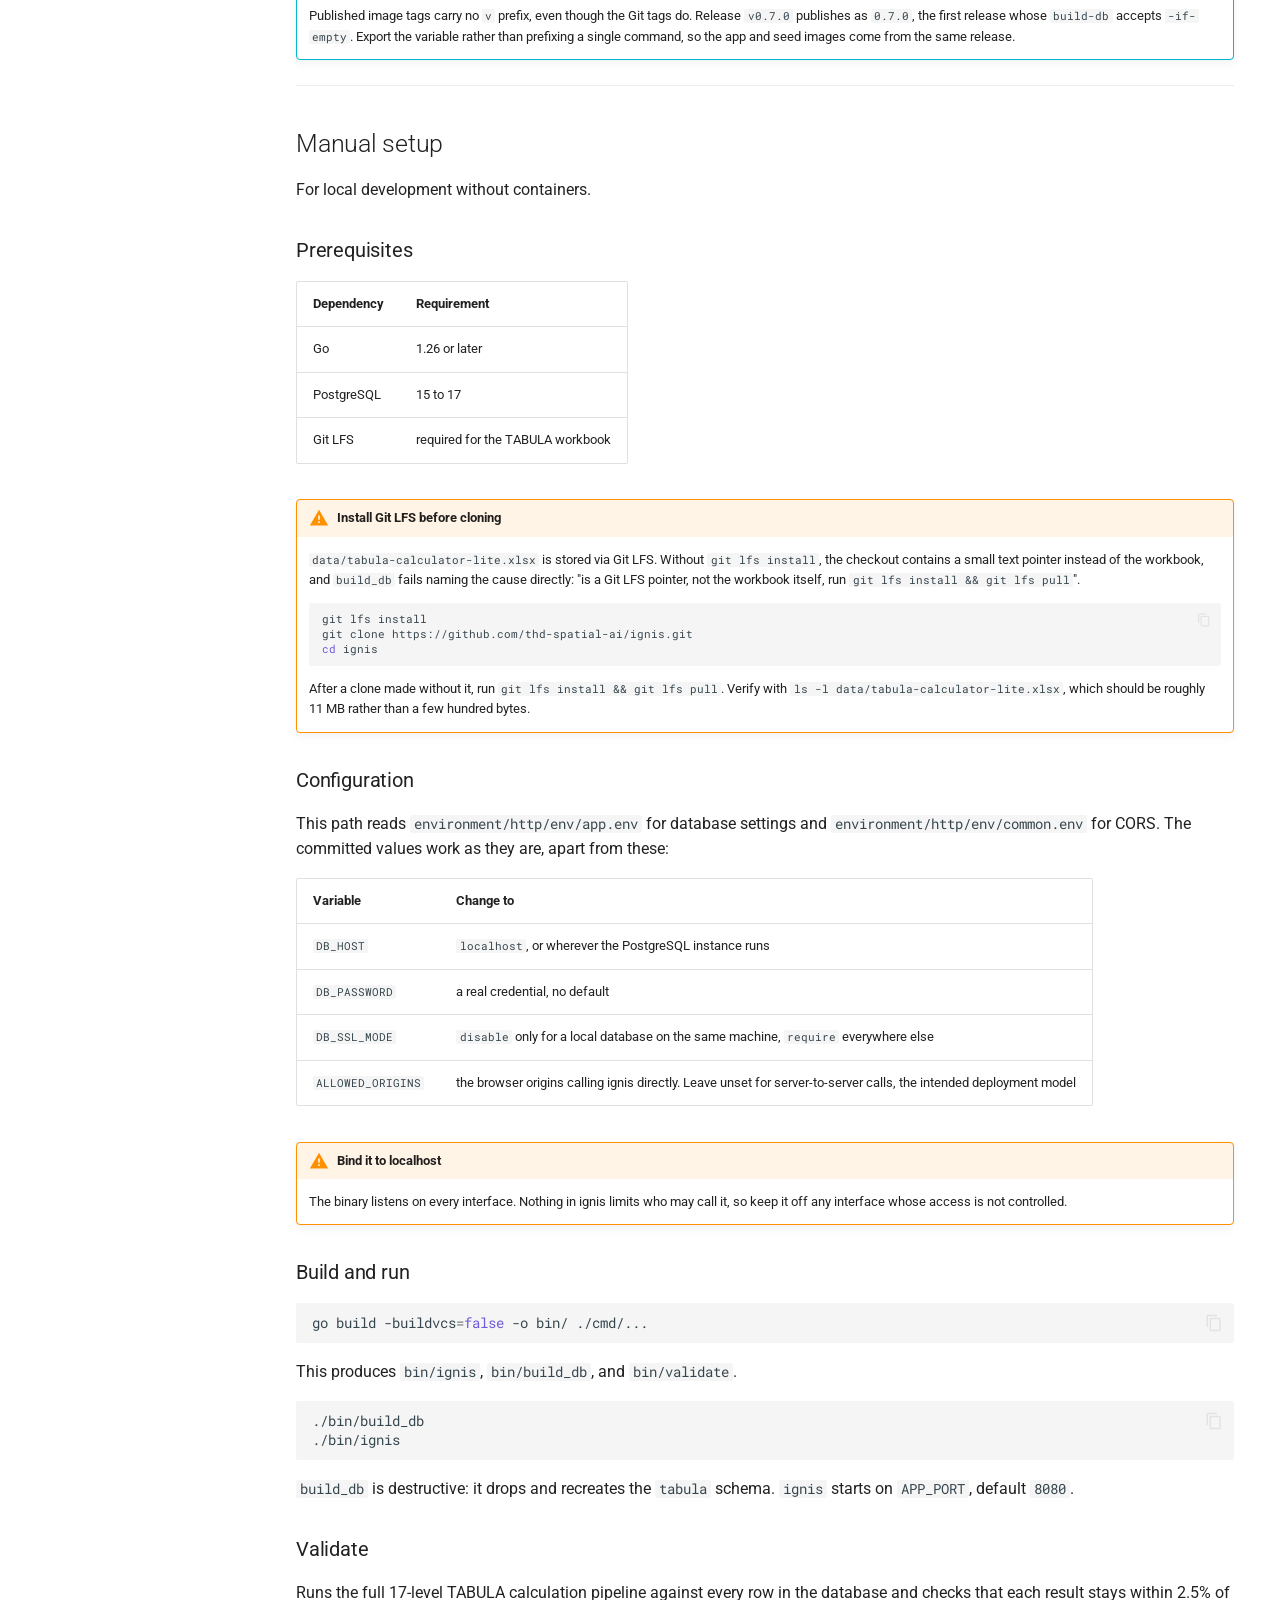
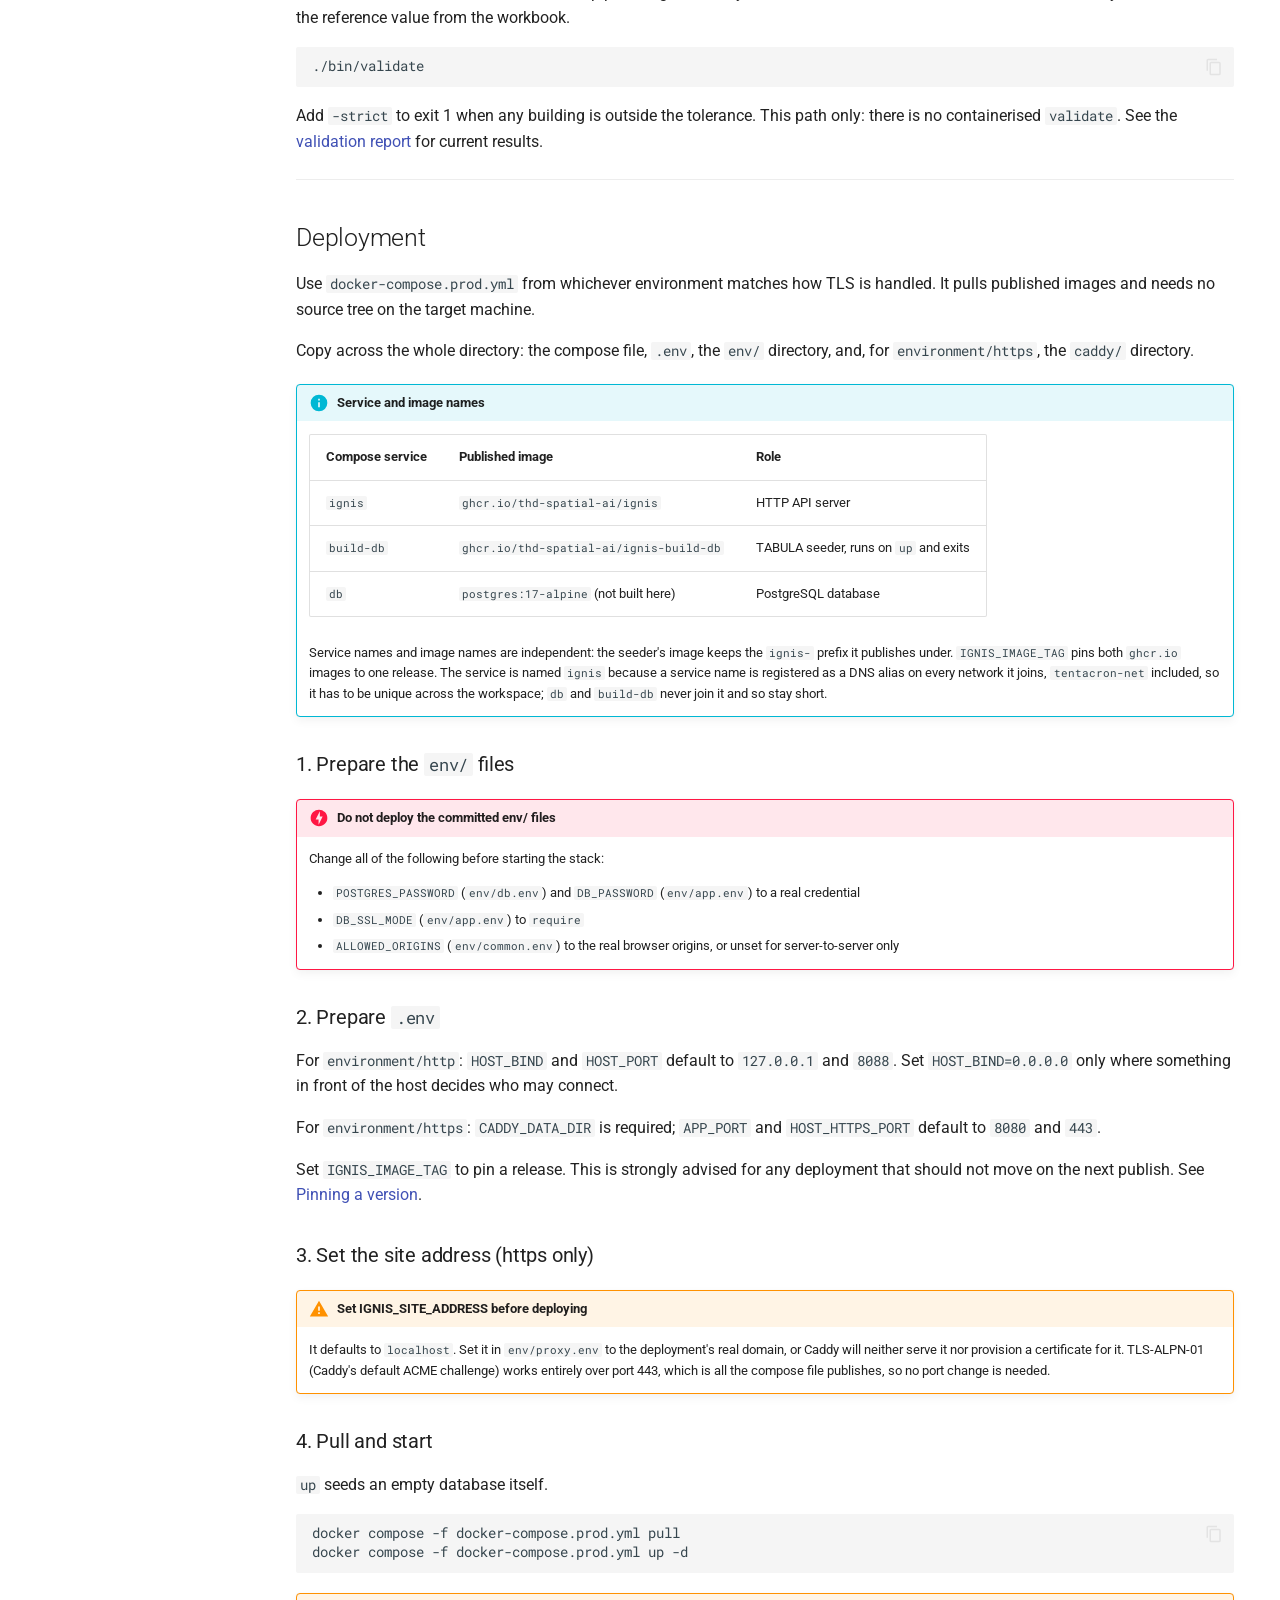
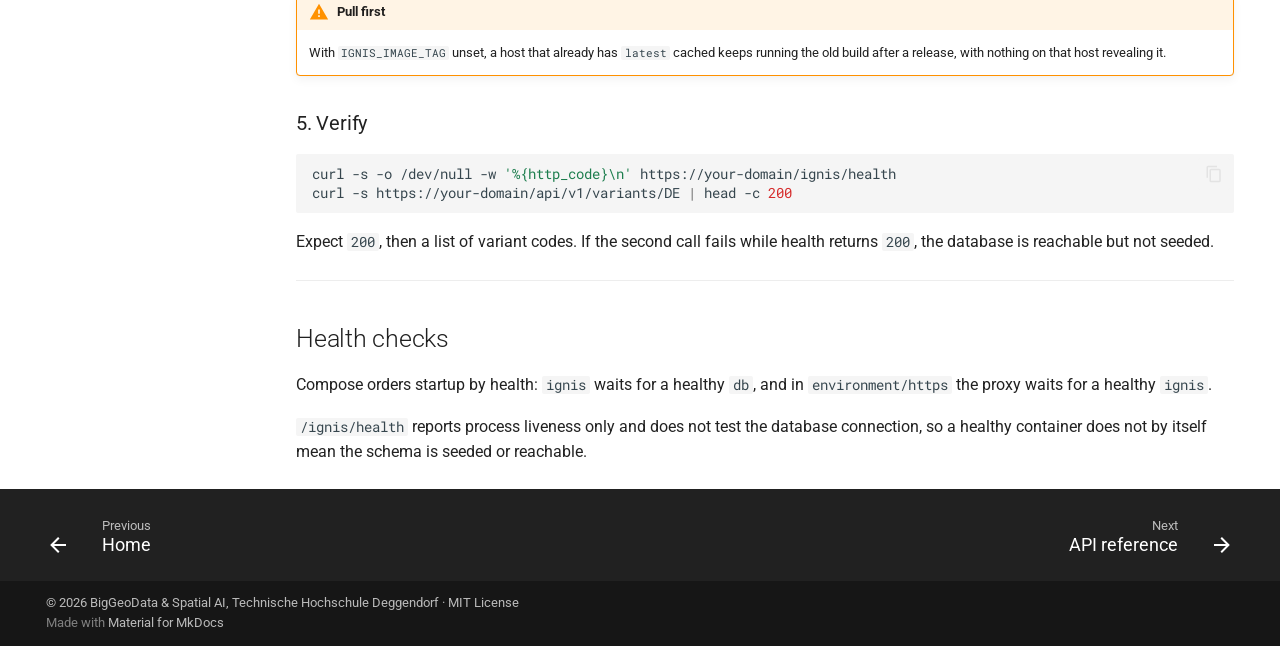
<file: getting-started/index.html>
<!doctype html>
<html lang="en" class="no-js">
  <head>
    
      <meta charset="utf-8">
      <meta name="viewport" content="width=device-width,initial-scale=1">
      
        <meta name="description" content="ignis: Heat Demand Calculation Pipeline for European building energy performance estimation.">
      
      
        <meta name="author" content="THD-Spatial-AI">
      
      
        <link rel="canonical" href="https://thd-spatial-ai.github.io/ignis/getting-started/">
      
      
        <link rel="prev" href="..">
      
      
        <link rel="next" href="../api/">
      
      
        
      
      
      <link rel="icon" href="../assets/images/favicon.png">
      <meta name="generator" content="mkdocs-1.6.1, mkdocs-material-9.7.7">
    
    
      
        <title>Getting started - ignis</title>
      
    
    
      <link rel="stylesheet" href="../assets/stylesheets/main.ec1eaa64.min.css">
      
        
        <link rel="stylesheet" href="../assets/stylesheets/palette.ab4e12ef.min.css">
      
      


    
    
      
    
    
      
        
        
        <link rel="preconnect" href="https://fonts.gstatic.com" crossorigin>
        <link rel="stylesheet" href="https://fonts.googleapis.com/css?family=Roboto:300,300i,400,400i,700,700i%7CRoboto+Mono:400,400i,700,700i&display=fallback">
        <style>:root{--md-text-font:"Roboto";--md-code-font:"Roboto Mono"}</style>
      
    
    
    <script>__md_scope=new URL("..",location),__md_hash=e=>[...e].reduce(((e,_)=>(e<<5)-e+_.charCodeAt(0)),0),__md_get=(e,_=localStorage,t=__md_scope)=>JSON.parse(_.getItem(t.pathname+"."+e)),__md_set=(e,_,t=localStorage,a=__md_scope)=>{try{t.setItem(a.pathname+"."+e,JSON.stringify(_))}catch(e){}}</script>
    
      

    
    
  </head>
  
  
    
    
      
    
    
    
    
    <body dir="ltr" data-md-color-scheme="default" data-md-color-primary="indigo" data-md-color-accent="indigo">
  
    
    <input class="md-toggle" data-md-toggle="drawer" type="checkbox" id="__drawer" autocomplete="off">
    <input class="md-toggle" data-md-toggle="search" type="checkbox" id="__search" autocomplete="off">
    <label class="md-overlay" for="__drawer"></label>
    <div data-md-component="skip">
      
        
        <a href="#getting-started" class="md-skip">
          Skip to content
        </a>
      
    </div>
    <div data-md-component="announce">
      
    </div>
    
    
      

  

<header class="md-header md-header--shadow md-header--lifted" data-md-component="header">
  <nav class="md-header__inner md-grid" aria-label="Header">
    <a href=".." title="ignis" class="md-header__button md-logo" aria-label="ignis" data-md-component="logo">
      
  
  <svg xmlns="http://www.w3.org/2000/svg" viewBox="0 0 24 24"><path d="M12 8a3 3 0 0 0 3-3 3 3 0 0 0-3-3 3 3 0 0 0-3 3 3 3 0 0 0 3 3m0 3.54C9.64 9.35 6.5 8 3 8v11c3.5 0 6.64 1.35 9 3.54 2.36-2.19 5.5-3.54 9-3.54V8c-3.5 0-6.64 1.35-9 3.54"/></svg>

    </a>
    <label class="md-header__button md-icon" for="__drawer">
      
      <svg xmlns="http://www.w3.org/2000/svg" viewBox="0 0 24 24"><path d="M3 6h18v2H3zm0 5h18v2H3zm0 5h18v2H3z"/></svg>
    </label>
    <div class="md-header__title" data-md-component="header-title">
      <div class="md-header__ellipsis">
        <div class="md-header__topic">
          <span class="md-ellipsis">
            ignis
          </span>
        </div>
        <div class="md-header__topic" data-md-component="header-topic">
          <span class="md-ellipsis">
            
              Getting started
            
          </span>
        </div>
      </div>
    </div>
    
      
        <form class="md-header__option" data-md-component="palette">
  
    
    
    
    <input class="md-option" data-md-color-media="(prefers-color-scheme)" data-md-color-scheme="default" data-md-color-primary="indigo" data-md-color-accent="indigo"  aria-label="Switch to light mode"  type="radio" name="__palette" id="__palette_0">
    
      <label class="md-header__button md-icon" title="Switch to light mode" for="__palette_1" hidden>
        <svg xmlns="http://www.w3.org/2000/svg" viewBox="0 0 24 24"><path d="M3.9 12c0-1.71 1.39-3.1 3.1-3.1h4V7H7a5 5 0 0 0-5 5 5 5 0 0 0 5 5h4v-1.9H7c-1.71 0-3.1-1.39-3.1-3.1M8 13h8v-2H8zm9-6h-4v1.9h4c1.71 0 3.1 1.39 3.1 3.1s-1.39 3.1-3.1 3.1h-4V17h4a5 5 0 0 0 5-5 5 5 0 0 0-5-5"/></svg>
      </label>
    
  
    
    
    
    <input class="md-option" data-md-color-media="(prefers-color-scheme: light)" data-md-color-scheme="default" data-md-color-primary="indigo" data-md-color-accent="indigo"  aria-label="Switch to dark mode"  type="radio" name="__palette" id="__palette_1">
    
      <label class="md-header__button md-icon" title="Switch to dark mode" for="__palette_2" hidden>
        <svg xmlns="http://www.w3.org/2000/svg" viewBox="0 0 24 24"><path d="M17 7H7a5 5 0 0 0-5 5 5 5 0 0 0 5 5h10a5 5 0 0 0 5-5 5 5 0 0 0-5-5m0 8a3 3 0 0 1-3-3 3 3 0 0 1 3-3 3 3 0 0 1 3 3 3 3 0 0 1-3 3"/></svg>
      </label>
    
  
    
    
    
    <input class="md-option" data-md-color-media="(prefers-color-scheme: dark)" data-md-color-scheme="slate" data-md-color-primary="black" data-md-color-accent="indigo"  aria-label="Switch to system preference"  type="radio" name="__palette" id="__palette_2">
    
      <label class="md-header__button md-icon" title="Switch to system preference" for="__palette_0" hidden>
        <svg xmlns="http://www.w3.org/2000/svg" viewBox="0 0 24 24"><path d="M17 7H7a5 5 0 0 0-5 5 5 5 0 0 0 5 5h10a5 5 0 0 0 5-5 5 5 0 0 0-5-5M7 15a3 3 0 0 1-3-3 3 3 0 0 1 3-3 3 3 0 0 1 3 3 3 3 0 0 1-3 3"/></svg>
      </label>
    
  
</form>
      
    
    
      <script>var palette=__md_get("__palette");if(palette&&palette.color){if("(prefers-color-scheme)"===palette.color.media){var media=matchMedia("(prefers-color-scheme: light)"),input=document.querySelector(media.matches?"[data-md-color-media='(prefers-color-scheme: light)']":"[data-md-color-media='(prefers-color-scheme: dark)']");palette.color.media=input.getAttribute("data-md-color-media"),palette.color.scheme=input.getAttribute("data-md-color-scheme"),palette.color.primary=input.getAttribute("data-md-color-primary"),palette.color.accent=input.getAttribute("data-md-color-accent")}for(var[key,value]of Object.entries(palette.color))document.body.setAttribute("data-md-color-"+key,value)}</script>
    
    
    
      
      
        <label class="md-header__button md-icon" for="__search">
          
          <svg xmlns="http://www.w3.org/2000/svg" viewBox="0 0 24 24"><path d="M9.5 3A6.5 6.5 0 0 1 16 9.5c0 1.61-.59 3.09-1.56 4.23l.27.27h.79l5 5-1.5 1.5-5-5v-.79l-.27-.27A6.52 6.52 0 0 1 9.5 16 6.5 6.5 0 0 1 3 9.5 6.5 6.5 0 0 1 9.5 3m0 2C7 5 5 7 5 9.5S7 14 9.5 14 14 12 14 9.5 12 5 9.5 5"/></svg>
        </label>
        <div class="md-search" data-md-component="search" role="dialog">
  <label class="md-search__overlay" for="__search"></label>
  <div class="md-search__inner" role="search">
    <form class="md-search__form" name="search">
      <input type="text" class="md-search__input" name="query" aria-label="Search" placeholder="Search" autocapitalize="off" autocorrect="off" autocomplete="off" spellcheck="false" data-md-component="search-query" required>
      <label class="md-search__icon md-icon" for="__search">
        
        <svg xmlns="http://www.w3.org/2000/svg" viewBox="0 0 24 24"><path d="M9.5 3A6.5 6.5 0 0 1 16 9.5c0 1.61-.59 3.09-1.56 4.23l.27.27h.79l5 5-1.5 1.5-5-5v-.79l-.27-.27A6.52 6.52 0 0 1 9.5 16 6.5 6.5 0 0 1 3 9.5 6.5 6.5 0 0 1 9.5 3m0 2C7 5 5 7 5 9.5S7 14 9.5 14 14 12 14 9.5 12 5 9.5 5"/></svg>
        
        <svg xmlns="http://www.w3.org/2000/svg" viewBox="0 0 24 24"><path d="M20 11v2H8l5.5 5.5-1.42 1.42L4.16 12l7.92-7.92L13.5 5.5 8 11z"/></svg>
      </label>
      <nav class="md-search__options" aria-label="Search">
        
          <a href="javascript:void(0)" class="md-search__icon md-icon" title="Share" aria-label="Share" data-clipboard data-clipboard-text="" data-md-component="search-share" tabindex="-1">
            
            <svg xmlns="http://www.w3.org/2000/svg" viewBox="0 0 24 24"><path d="M18 16.08c-.76 0-1.44.3-1.96.77L8.91 12.7c.05-.23.09-.46.09-.7s-.04-.47-.09-.7l7.05-4.11c.54.5 1.25.81 2.04.81a3 3 0 0 0 3-3 3 3 0 0 0-3-3 3 3 0 0 0-3 3c0 .24.04.47.09.7L8.04 9.81C7.5 9.31 6.79 9 6 9a3 3 0 0 0-3 3 3 3 0 0 0 3 3c.79 0 1.5-.31 2.04-.81l7.12 4.15c-.05.21-.08.43-.08.66 0 1.61 1.31 2.91 2.92 2.91s2.92-1.3 2.92-2.91A2.92 2.92 0 0 0 18 16.08"/></svg>
          </a>
        
        <button type="reset" class="md-search__icon md-icon" title="Clear" aria-label="Clear" tabindex="-1">
          
          <svg xmlns="http://www.w3.org/2000/svg" viewBox="0 0 24 24"><path d="M19 6.41 17.59 5 12 10.59 6.41 5 5 6.41 10.59 12 5 17.59 6.41 19 12 13.41 17.59 19 19 17.59 13.41 12z"/></svg>
        </button>
      </nav>
      
        <div class="md-search__suggest" data-md-component="search-suggest"></div>
      
    </form>
    <div class="md-search__output">
      <div class="md-search__scrollwrap" tabindex="0" data-md-scrollfix>
        <div class="md-search-result" data-md-component="search-result">
          <div class="md-search-result__meta">
            Initializing search
          </div>
          <ol class="md-search-result__list" role="presentation"></ol>
        </div>
      </div>
    </div>
  </div>
</div>
      
    
    
      <div class="md-header__source">
        <a href="https://github.com/thd-spatial-ai/ignis" title="Go to repository" class="md-source" data-md-component="source">
  <div class="md-source__icon md-icon">
    
    <svg xmlns="http://www.w3.org/2000/svg" viewBox="0 0 448 512"><!--! Font Awesome Free 7.1.0 by @fontawesome - https://fontawesome.com License - https://fontawesome.com/license/free (Icons: CC BY 4.0, Fonts: SIL OFL 1.1, Code: MIT License) Copyright 2025 Fonticons, Inc.--><path d="M439.6 236.1 244 40.5c-5.4-5.5-12.8-8.5-20.4-8.5s-15 3-20.4 8.4L162.5 81l51.5 51.5c27.1-9.1 52.7 16.8 43.4 43.7l49.7 49.7c34.2-11.8 61.2 31 35.5 56.7-26.5 26.5-70.2-2.9-56-37.3L240.3 199v121.9c25.3 12.5 22.3 41.8 9.1 55-6.4 6.4-15.2 10.1-24.3 10.1s-17.8-3.6-24.3-10.1c-17.6-17.6-11.1-46.9 11.2-56v-123c-20.8-8.5-24.6-30.7-18.6-45L142.6 101 8.5 235.1C3 240.6 0 247.9 0 255.5s3 15 8.5 20.4l195.6 195.7c5.4 5.4 12.7 8.4 20.4 8.4s15-3 20.4-8.4l194.7-194.7c5.4-5.4 8.4-12.8 8.4-20.4s-3-15-8.4-20.4"/></svg>
  </div>
  <div class="md-source__repository">
    thd-spatial-ai/ignis
  </div>
</a>
      </div>
    
  </nav>
  
    
      
<nav class="md-tabs" aria-label="Tabs" data-md-component="tabs">
  <div class="md-grid">
    <ul class="md-tabs__list">
      
        
  
  
  
  
    <li class="md-tabs__item">
      <a href=".." class="md-tabs__link">
        
  
  
    
  
  Home

      </a>
    </li>
  

      
        
  
  
  
    
  
  
    <li class="md-tabs__item md-tabs__item--active">
      <a href="./" class="md-tabs__link">
        
  
  
    
  
  Getting started

      </a>
    </li>
  

      
        
  
  
  
  
    <li class="md-tabs__item">
      <a href="../api/" class="md-tabs__link">
        
  
  
    
  
  API reference

      </a>
    </li>
  

      
        
  
  
  
  
    <li class="md-tabs__item">
      <a href="../validation/" class="md-tabs__link">
        
  
  
    
  
  Validation

      </a>
    </li>
  

      
    </ul>
  </div>
</nav>
    
  
</header>
    
    <div class="md-container" data-md-component="container">
      
      
        
      
      <main class="md-main" data-md-component="main">
        <div class="md-main__inner md-grid">
          
            
              
              <div class="md-sidebar md-sidebar--primary" data-md-component="sidebar" data-md-type="navigation" >
                <div class="md-sidebar__scrollwrap">
                  <div class="md-sidebar__inner">
                    


  


  

<nav class="md-nav md-nav--primary md-nav--lifted md-nav--integrated" aria-label="Navigation" data-md-level="0">
  <label class="md-nav__title" for="__drawer">
    <a href=".." title="ignis" class="md-nav__button md-logo" aria-label="ignis" data-md-component="logo">
      
  
  <svg xmlns="http://www.w3.org/2000/svg" viewBox="0 0 24 24"><path d="M12 8a3 3 0 0 0 3-3 3 3 0 0 0-3-3 3 3 0 0 0-3 3 3 3 0 0 0 3 3m0 3.54C9.64 9.35 6.5 8 3 8v11c3.5 0 6.64 1.35 9 3.54 2.36-2.19 5.5-3.54 9-3.54V8c-3.5 0-6.64 1.35-9 3.54"/></svg>

    </a>
    ignis
  </label>
  
    <div class="md-nav__source">
      <a href="https://github.com/thd-spatial-ai/ignis" title="Go to repository" class="md-source" data-md-component="source">
  <div class="md-source__icon md-icon">
    
    <svg xmlns="http://www.w3.org/2000/svg" viewBox="0 0 448 512"><!--! Font Awesome Free 7.1.0 by @fontawesome - https://fontawesome.com License - https://fontawesome.com/license/free (Icons: CC BY 4.0, Fonts: SIL OFL 1.1, Code: MIT License) Copyright 2025 Fonticons, Inc.--><path d="M439.6 236.1 244 40.5c-5.4-5.5-12.8-8.5-20.4-8.5s-15 3-20.4 8.4L162.5 81l51.5 51.5c27.1-9.1 52.7 16.8 43.4 43.7l49.7 49.7c34.2-11.8 61.2 31 35.5 56.7-26.5 26.5-70.2-2.9-56-37.3L240.3 199v121.9c25.3 12.5 22.3 41.8 9.1 55-6.4 6.4-15.2 10.1-24.3 10.1s-17.8-3.6-24.3-10.1c-17.6-17.6-11.1-46.9 11.2-56v-123c-20.8-8.5-24.6-30.7-18.6-45L142.6 101 8.5 235.1C3 240.6 0 247.9 0 255.5s3 15 8.5 20.4l195.6 195.7c5.4 5.4 12.7 8.4 20.4 8.4s15-3 20.4-8.4l194.7-194.7c5.4-5.4 8.4-12.8 8.4-20.4s-3-15-8.4-20.4"/></svg>
  </div>
  <div class="md-source__repository">
    thd-spatial-ai/ignis
  </div>
</a>
    </div>
  
  <ul class="md-nav__list" data-md-scrollfix>
    
      
      
  
  
  
  
    <li class="md-nav__item">
      <a href=".." class="md-nav__link">
        
  
  
  <span class="md-ellipsis">
    
  
    Home
  

    
  </span>
  
  

      </a>
    </li>
  

    
      
      
  
  
    
  
  
  
    <li class="md-nav__item md-nav__item--active">
      
      <input class="md-nav__toggle md-toggle" type="checkbox" id="__toc">
      
      
        
      
      
        <label class="md-nav__link md-nav__link--active" for="__toc">
          
  
  
  <span class="md-ellipsis">
    
  
    Getting started
  

    
  </span>
  
  

          <span class="md-nav__icon md-icon"></span>
        </label>
      
      <a href="./" class="md-nav__link md-nav__link--active">
        
  
  
  <span class="md-ellipsis">
    
  
    Getting started
  

    
  </span>
  
  

      </a>
      
        

<nav class="md-nav md-nav--secondary" aria-label="Table of contents">
  
  
  
    
  
  
    <label class="md-nav__title" for="__toc">
      <span class="md-nav__icon md-icon"></span>
      Table of contents
    </label>
    <ul class="md-nav__list" data-md-component="toc" data-md-scrollfix>
      
        <li class="md-nav__item">
  <a href="#choosing-an-environment" class="md-nav__link">
    <span class="md-ellipsis">
      
        Choosing an environment
      
    </span>
  </a>
  
</li>
      
        <li class="md-nav__item">
  <a href="#configuration-files" class="md-nav__link">
    <span class="md-ellipsis">
      
        Configuration files
      
    </span>
  </a>
  
</li>
      
        <li class="md-nav__item">
  <a href="#access-control" class="md-nav__link">
    <span class="md-ellipsis">
      
        Access control
      
    </span>
  </a>
  
</li>
      
        <li class="md-nav__item">
  <a href="#http" class="md-nav__link">
    <span class="md-ellipsis">
      
        http
      
    </span>
  </a>
  
    <nav class="md-nav" aria-label="http">
      <ul class="md-nav__list">
        
          <li class="md-nav__item">
  <a href="#1-start-the-stack" class="md-nav__link">
    <span class="md-ellipsis">
      
        1. Start the stack
      
    </span>
  </a>
  
</li>
        
          <li class="md-nav__item">
  <a href="#2-verify" class="md-nav__link">
    <span class="md-ellipsis">
      
        2. Verify
      
    </span>
  </a>
  
</li>
        
      </ul>
    </nav>
  
</li>
      
        <li class="md-nav__item">
  <a href="#https" class="md-nav__link">
    <span class="md-ellipsis">
      
        https
      
    </span>
  </a>
  
    <nav class="md-nav" aria-label="https">
      <ul class="md-nav__list">
        
          <li class="md-nav__item">
  <a href="#certificates" class="md-nav__link">
    <span class="md-ellipsis">
      
        Certificates
      
    </span>
  </a>
  
</li>
        
          <li class="md-nav__item">
  <a href="#quickstart-pulled-images-no-host-setup" class="md-nav__link">
    <span class="md-ellipsis">
      
        Quickstart: pulled images, no host setup
      
    </span>
  </a>
  
</li>
        
          <li class="md-nav__item">
  <a href="#from-source-with-a-trusted-certificate" class="md-nav__link">
    <span class="md-ellipsis">
      
        From source, with a trusted certificate
      
    </span>
  </a>
  
</li>
        
      </ul>
    </nav>
  
</li>
      
        <li class="md-nav__item">
  <a href="#seeding-the-database" class="md-nav__link">
    <span class="md-ellipsis">
      
        Seeding the database
      
    </span>
  </a>
  
</li>
      
        <li class="md-nav__item">
  <a href="#verifying" class="md-nav__link">
    <span class="md-ellipsis">
      
        Verifying
      
    </span>
  </a>
  
</li>
      
        <li class="md-nav__item">
  <a href="#tearing-down" class="md-nav__link">
    <span class="md-ellipsis">
      
        Tearing down
      
    </span>
  </a>
  
</li>
      
        <li class="md-nav__item">
  <a href="#pinning-a-version" class="md-nav__link">
    <span class="md-ellipsis">
      
        Pinning a version
      
    </span>
  </a>
  
</li>
      
        <li class="md-nav__item">
  <a href="#manual-setup" class="md-nav__link">
    <span class="md-ellipsis">
      
        Manual setup
      
    </span>
  </a>
  
    <nav class="md-nav" aria-label="Manual setup">
      <ul class="md-nav__list">
        
          <li class="md-nav__item">
  <a href="#prerequisites" class="md-nav__link">
    <span class="md-ellipsis">
      
        Prerequisites
      
    </span>
  </a>
  
</li>
        
          <li class="md-nav__item">
  <a href="#configuration" class="md-nav__link">
    <span class="md-ellipsis">
      
        Configuration
      
    </span>
  </a>
  
</li>
        
          <li class="md-nav__item">
  <a href="#build-and-run" class="md-nav__link">
    <span class="md-ellipsis">
      
        Build and run
      
    </span>
  </a>
  
</li>
        
          <li class="md-nav__item">
  <a href="#validate" class="md-nav__link">
    <span class="md-ellipsis">
      
        Validate
      
    </span>
  </a>
  
</li>
        
      </ul>
    </nav>
  
</li>
      
        <li class="md-nav__item">
  <a href="#deployment" class="md-nav__link">
    <span class="md-ellipsis">
      
        Deployment
      
    </span>
  </a>
  
    <nav class="md-nav" aria-label="Deployment">
      <ul class="md-nav__list">
        
          <li class="md-nav__item">
  <a href="#1-prepare-the-env-files" class="md-nav__link">
    <span class="md-ellipsis">
      
        1. Prepare the env/ files
      
    </span>
  </a>
  
</li>
        
          <li class="md-nav__item">
  <a href="#2-prepare-env" class="md-nav__link">
    <span class="md-ellipsis">
      
        2. Prepare .env
      
    </span>
  </a>
  
</li>
        
          <li class="md-nav__item">
  <a href="#3-set-the-site-address-https-only" class="md-nav__link">
    <span class="md-ellipsis">
      
        3. Set the site address (https only)
      
    </span>
  </a>
  
</li>
        
          <li class="md-nav__item">
  <a href="#4-pull-and-start" class="md-nav__link">
    <span class="md-ellipsis">
      
        4. Pull and start
      
    </span>
  </a>
  
</li>
        
          <li class="md-nav__item">
  <a href="#5-verify" class="md-nav__link">
    <span class="md-ellipsis">
      
        5. Verify
      
    </span>
  </a>
  
</li>
        
      </ul>
    </nav>
  
</li>
      
        <li class="md-nav__item">
  <a href="#health-checks" class="md-nav__link">
    <span class="md-ellipsis">
      
        Health checks
      
    </span>
  </a>
  
</li>
      
    </ul>
  
</nav>
      
    </li>
  

    
      
      
  
  
  
  
    <li class="md-nav__item">
      <a href="../api/" class="md-nav__link">
        
  
  
  <span class="md-ellipsis">
    
  
    API reference
  

    
  </span>
  
  

      </a>
    </li>
  

    
      
      
  
  
  
  
    <li class="md-nav__item">
      <a href="../validation/" class="md-nav__link">
        
  
  
  <span class="md-ellipsis">
    
  
    Validation
  

    
  </span>
  
  

      </a>
    </li>
  

    
  </ul>
</nav>
                  </div>
                </div>
              </div>
            
            
          
          
            <div class="md-content" data-md-component="content">
              
                



  


              
              <article class="md-content__inner md-typeset">
                
                  


  
    <a href="https://github.com/thd-spatial-ai/ignis/edit/main/docs/getting-started.md" title="Edit this page" class="md-content__button md-icon" rel="edit">
      
      <svg xmlns="http://www.w3.org/2000/svg" viewBox="0 0 24 24"><path d="M10 20H6V4h7v5h5v3.1l2-2V8l-6-6H6c-1.1 0-2 .9-2 2v16c0 1.1.9 2 2 2h4zm10.2-7c.1 0 .3.1.4.2l1.3 1.3c.2.2.2.6 0 .8l-1 1-2.1-2.1 1-1c.1-.1.2-.2.4-.2m0 3.9L14.1 23H12v-2.1l6.1-6.1z"/></svg>
    </a>
  
  
    
      
    
    <a href="https://github.com/thd-spatial-ai/ignis/raw/main/docs/getting-started.md" title="View source of this page" class="md-content__button md-icon">
      
      <svg xmlns="http://www.w3.org/2000/svg" viewBox="0 0 24 24"><path d="M17 18c.56 0 1 .44 1 1s-.44 1-1 1-1-.44-1-1 .44-1 1-1m0-3c-2.73 0-5.06 1.66-6 4 .94 2.34 3.27 4 6 4s5.06-1.66 6-4c-.94-2.34-3.27-4-6-4m0 6.5a2.5 2.5 0 0 1-2.5-2.5 2.5 2.5 0 0 1 2.5-2.5 2.5 2.5 0 0 1 2.5 2.5 2.5 2.5 0 0 1-2.5 2.5M9.27 20H6V4h7v5h5v4.07c.7.08 1.36.25 2 .49V8l-6-6H6a2 2 0 0 0-2 2v16a2 2 0 0 0 2 2h4.5a8.2 8.2 0 0 1-1.23-2"/></svg>
    </a>
  


<h1 id="getting-started">Getting started<a class="headerlink" href="#getting-started" title="Permanent link">&para;</a></h1>
<p>ignis is an HTTP API that computes TABULA heating demand for building archetypes. It ships as a Docker Compose stack: the Go application and its own PostgreSQL instance, optionally behind a Caddy reverse proxy that terminates TLS.</p>
<h2 id="choosing-an-environment">Choosing an environment<a class="headerlink" href="#choosing-an-environment" title="Permanent link">&para;</a></h2>
<p><code>environment/</code> holds two self-contained directories. Each one is complete on its own.</p>
<table>
<thead>
<tr>
<th>Directory</th>
<th>Containers</th>
<th>Use when</th>
</tr>
</thead>
<tbody>
<tr>
<td><a href="#http"><code>environment/http</code></a></td>
<td>app, database</td>
<td>Developing against the API, or deploying where TLS is already terminated upstream</td>
</tr>
<tr>
<td><a href="#https"><code>environment/https</code></a></td>
<td>app, database, Caddy</td>
<td>ignis has to terminate TLS itself</td>
</tr>
</tbody>
</table>
<p>TLS is a property of a deployment, not of ignis. Where a platform ingress, an orchestrator's own reverse proxy, or a firewall already handles it, <code>environment/http</code> is the whole stack.</p>
<p>Each directory holds one compose file per source of images:</p>
<table>
<thead>
<tr>
<th>File</th>
<th>Images</th>
</tr>
</thead>
<tbody>
<tr>
<td><code>docker-compose.yml</code></td>
<td>built from this checkout, so it picks up local code changes</td>
</tr>
<tr>
<td><code>docker-compose.prod.yml</code></td>
<td>pulled from GHCR, no Go toolchain or source tree needed</td>
</tr>
<tr>
<td><code>docker-compose.quickstart.yml</code> (<code>https</code> only)</td>
<td>pulled from GHCR, with Caddy's CA in a Docker volume instead of the host trust store</td>
</tr>
</tbody>
</table>
<p>A third path, <a href="#manual-setup">manual setup</a>, runs the binaries without containers.</p>
<div class="admonition info">
<p class="admonition-title">Both environments can run at once</p>
<p>They use separate Compose projects (<code>ignis-http</code>, <code>ignis-https</code>), separate generated container names and separate database volumes, so both can run at once. Each has its own database and seeds it on its own <code>up</code>.</p>
</div>
<div class="admonition warning">
<p class="admonition-title">Upgrading from a checkout made before the project rename</p>
<p>The Compose project names are now <code>ignis-http</code> and <code>ignis-https</code>, previously <code>building-simulation</code> for both, and the fixed container names are gone. An existing stack has to come down first, because the old containers still hold those names. Remove them by name, which reaches nothing but ignis:</p>
<div class="language-bash highlight"><pre><span></span><code><span id="__span-0-1"><a id="__codelineno-0-1" name="__codelineno-0-1" href="#__codelineno-0-1"></a>docker<span class="w"> </span>stop<span class="w"> </span>ignis-app<span class="w"> </span>ignis-db<span class="w"> </span>ignis-reverse-proxy
</span><span id="__span-0-2"><a id="__codelineno-0-2" name="__codelineno-0-2" href="#__codelineno-0-2"></a>docker<span class="w"> </span>rm<span class="w"> </span>ignis-app<span class="w"> </span>ignis-db<span class="w"> </span>ignis-reverse-proxy
</span></code></pre></div>
<p>Do not use <code>docker compose -p building-simulation down</code>. That targets the project rather than this repository, so on a machine where another service still declares the old project name it removes that service's containers as well, naming neither.</p>
<p>Each environment now has its own database volume, and each seeds itself on its first <code>up</code>. The previous shared volume, <code>building-simulation_ignis-db-data</code>, is left in place and no longer mounted; remove it with <code>docker volume rm building-simulation_ignis-db-data</code> once the new ones are populated.</p>
<p>If <code>tentacron-net</code> already exists from <code>make tentacron-stack</code>, <code>up</code> fails with a label mismatch, because a network made by <code>docker network create</code> carries no Compose labels. Remove it with <code>docker network rm tentacron-net</code> while nothing is attached, and the first stack up recreates it correctly.</p>
<p>Both cases report the same thing, a label rather than a name, which is why neither reads as a naming problem:</p>
<div class="language-text highlight"><pre><span></span><code><span id="__span-1-1"><a id="__codelineno-1-1" name="__codelineno-1-1" href="#__codelineno-1-1"></a>network tentacron-net was found but has incorrect label
</span><span id="__span-1-2"><a id="__codelineno-1-2" name="__codelineno-1-2" href="#__codelineno-1-2"></a>com.docker.compose.network set to "" (expected: "tentacron-net")
</span></code></pre></div>
<p>An empty value means the network was created outside Compose, by <code>docker network create</code>; remove it as above. Any other value means a compose file declared the network under a different key, because Compose compares the key rather than the <code>name:</code>, so two files can name the same network and still refuse to start. Spell the key <code>tentacron-net</code>, the same as the name.</p>
</div>
<div class="admonition note">
<p class="admonition-title">Compose warns about the shared network</p>
<p>Whichever stack did not create <code>tentacron-net</code> prints that it "exists but was not created for project ..." and suggests <code>external: true</code>. The warning is expected and permanent: one network is deliberately shared by several repositories, so every project but the creator reports it. Do not switch it to <code>external: true</code>, which requires the network to exist before <code>up</code> and so breaks a first run on a clean machine.</p>
</div>
<h2 id="configuration-files">Configuration files<a class="headerlink" href="#configuration-files" title="Permanent link">&para;</a></h2>
<p>Each environment reads an optional <code>.env</code>, interpolated on the host, plus the files under its own <code>env/</code> directory, which are passed into the containers. They are split so each service receives only the variables it reads.</p>
<table>
<thead>
<tr>
<th>File</th>
<th>Read by</th>
<th>Holds</th>
</tr>
</thead>
<tbody>
<tr>
<td><code>.env</code></td>
<td>Docker Compose, on the host</td>
<td><code>APP_PORT</code>, <code>IGNIS_IMAGE_TAG</code>, plus <code>HOST_BIND</code>/<code>HOST_PORT</code> (http) or <code>HOST_HTTPS_PORT</code>/<code>CADDY_DATA_DIR</code> (https)</td>
</tr>
<tr>
<td><code>env/common.env</code></td>
<td>app</td>
<td><code>ALLOWED_ORIGINS</code></td>
</tr>
<tr>
<td><code>env/db.env</code></td>
<td>db</td>
<td><code>POSTGRES_USER</code>, <code>POSTGRES_PASSWORD</code>, <code>POSTGRES_DB</code></td>
</tr>
<tr>
<td><code>env/app.env</code></td>
<td>app, build_db</td>
<td><code>DB_HOST</code>, <code>DB_PORT</code>, <code>DB_USER</code>, <code>DB_PASSWORD</code>, <code>DB_NAME</code>, <code>DB_SSL_MODE</code></td>
</tr>
<tr>
<td><code>env/proxy.env</code> (https only)</td>
<td>proxy</td>
<td><code>IGNIS_SITE_ADDRESS</code></td>
</tr>
</tbody>
</table>
<p>The <code>env/</code> files are committed with local development defaults, including a placeholder database password. Replace them before any deployment: see <a href="#deployment">Deployment</a>.</p>
<p>Both dockerfiles stay at <code>environment/</code>, shared by the two environments. The published image is the same either way, and CI builds from that one path.</p>
<h2 id="access-control">Access control<a class="headerlink" href="#access-control" title="Permanent link">&para;</a></h2>
<p>ignis carries no credential and asks for none. There is no API key on any endpoint.</p>
<p>What limits who can reach it is the port mapping, not <code>ALLOWED_ORIGINS</code>. CORS is enforced by a browser on behalf of a page it has loaded; a server-to-server caller sends no <code>Origin</code> header and ignores the response headers entirely.</p>
<div class="admonition danger">
<p class="admonition-title">Decide reachability at the network layer</p>
<p>In <code>environment/http</code> the app is bound to <code>127.0.0.1</code> by default, so nothing off the host can connect. In <code>environment/https</code> the app publishes no port at all and only the proxy is exposed. Set <code>HOST_BIND=0.0.0.0</code> only where something in front of the host decides who may connect. Deploy it only on a network whose access you control, behind a platform that has already authenticated the user.</p>
</div>
<hr />
<h2 id="http">http<a class="headerlink" href="#http" title="Permanent link">&para;</a></h2>
<p>Nothing on the host but Docker. No certificate to trust, no key to send.</p>
<h3 id="1-start-the-stack">1. Start the stack<a class="headerlink" href="#1-start-the-stack" title="Permanent link">&para;</a></h3>
<div class="language-bash highlight"><pre><span></span><code><span id="__span-2-1"><a id="__codelineno-2-1" name="__codelineno-2-1" href="#__codelineno-2-1"></a><span class="nb">cd</span><span class="w"> </span>environment/http
</span><span id="__span-2-2"><a id="__codelineno-2-2" name="__codelineno-2-2" href="#__codelineno-2-2"></a>docker<span class="w"> </span>compose<span class="w"> </span>-f<span class="w"> </span>docker-compose.prod.yml<span class="w"> </span>pull
</span><span id="__span-2-3"><a id="__codelineno-2-3" name="__codelineno-2-3" href="#__codelineno-2-3"></a>docker<span class="w"> </span>compose<span class="w"> </span>-f<span class="w"> </span>docker-compose.prod.yml<span class="w"> </span>up<span class="w"> </span>-d
</span></code></pre></div>
<p>To build from this checkout instead, so local code changes are picked up, drop the <code>-f</code> and use <code>docker compose up -d</code>.</p>
<p><code>.env</code> is optional: every variable has a default.</p>
<table>
<thead>
<tr>
<th>Variable</th>
<th>Description</th>
<th>Default</th>
</tr>
</thead>
<tbody>
<tr>
<td><code>HOST_BIND</code></td>
<td>Host interface the app is published on</td>
<td><code>127.0.0.1</code></td>
</tr>
<tr>
<td><code>HOST_PORT</code></td>
<td>Host port the app is published on</td>
<td><code>8088</code></td>
</tr>
<tr>
<td><code>APP_PORT</code></td>
<td>The app's internal listen port</td>
<td><code>8080</code></td>
</tr>
</tbody>
</table>
<h3 id="2-verify">2. Verify<a class="headerlink" href="#2-verify" title="Permanent link">&para;</a></h3>
<p><code>up</code> seeds an empty database before it starts <code>ignis</code> (see <a href="#seeding-the-database">Seeding the database</a>). Follow <a href="#verifying">Verifying</a>. The base URL is <code>http://localhost:8088</code>.</p>
<hr />
<h2 id="https">https<a class="headerlink" href="#https" title="Permanent link">&para;</a></h2>
<p>Adds Caddy in front of the app to terminate TLS. Caddy does nothing else: ignis answers CORS preflight itself, and no request carries a credential.</p>
<h3 id="certificates">Certificates<a class="headerlink" href="#certificates" title="Permanent link">&para;</a></h3>
<p>How <code>https://localhost</code> behaves depends on where Caddy's local CA is stored.</p>
<table>
<thead>
<tr>
<th>Compose file</th>
<th>CA location</th>
<th>Result</th>
</tr>
</thead>
<tbody>
<tr>
<td><code>docker-compose.quickstart.yml</code></td>
<td>Docker-managed volume</td>
<td>Never enters the host trust store. Expect an untrusted-certificate warning.</td>
</tr>
<tr>
<td><code>docker-compose.yml</code>, <code>docker-compose.prod.yml</code></td>
<td>Host directory (<code>CADDY_DATA_DIR</code>), created by <code>caddy trust</code></td>
<td>Trusted, no warning, no <code>-k</code> needed.</td>
</tr>
</tbody>
</table>
<p>On the quickstart path, click through the warning in the browser, or pass <code>-k</code> (curl), <code>--no-check-certificate</code> (wget), or "disable SSL verification" (Postman).</p>
<div class="admonition info">
<p class="admonition-title">Using Swagger UI</p>
<p>Calling the API from Swagger UI's "Try it out" on the <a href="../api/">API reference</a> needs one extra step on the quickstart path. Browser JavaScript cannot click through a certificate warning the way a manual page load can, so a <code>fetch()</code> to an untrusted origin fails outright. Open <code>https://localhost</code> directly in a new tab first and click through the warning. Most browsers then trust that origin for the rest of the session.</p>
</div>
<h3 id="quickstart-pulled-images-no-host-setup">Quickstart: pulled images, no host setup<a class="headerlink" href="#quickstart-pulled-images-no-host-setup" title="Permanent link">&para;</a></h3>
<p>Needs only Docker. No Go toolchain, no <code>caddy</code> install, no <code>.env</code>.</p>
<div class="language-bash highlight"><pre><span></span><code><span id="__span-3-1"><a id="__codelineno-3-1" name="__codelineno-3-1" href="#__codelineno-3-1"></a>git<span class="w"> </span>clone<span class="w"> </span>https://github.com/thd-spatial-ai/ignis.git
</span><span id="__span-3-2"><a id="__codelineno-3-2" name="__codelineno-3-2" href="#__codelineno-3-2"></a><span class="nb">cd</span><span class="w"> </span>ignis/environment/https
</span><span id="__span-3-3"><a id="__codelineno-3-3" name="__codelineno-3-3" href="#__codelineno-3-3"></a>docker<span class="w"> </span>compose<span class="w"> </span>-f<span class="w"> </span>docker-compose.quickstart.yml<span class="w"> </span>up<span class="w"> </span>-d
</span></code></pre></div>
<div class="admonition warning">
<p class="admonition-title">Docker Desktop: work from a directory under the home folder</p>
<p>Docker Desktop only shares paths under the user's home directory, or another folder added under File Sharing, into its VM. A working directory under <code>/tmp</code> fails with a bind-mount error such as "not shared from the host", which does not obviously point at the File Sharing setting. Clone or copy these files under the home directory instead.</p>
</div>
<p>This starts <code>db</code>, then <code>ignis</code> once the database reports healthy, then <code>proxy</code> once the app reports healthy. Only the proxy publishes a host port (<code>HOST_HTTPS_PORT</code>, default <code>443</code>).</p>
<p><code>up</code> seeds an empty database before it starts <code>ignis</code> (see <a href="#seeding-the-database">Seeding the database</a>). Then <a href="#verifying">Verifying</a>.</p>
<h3 id="from-source-with-a-trusted-certificate">From source, with a trusted certificate<a class="headerlink" href="#from-source-with-a-trusted-certificate" title="Permanent link">&para;</a></h3>
<p>Builds <code>ignis</code> and <code>build-db</code> from this checkout, so it picks up local code changes, and reuses a CA the browser already trusts.</p>
<p>Install the <code>caddy</code> CLI on the host and run <code>caddy trust</code> once. That installs a local CA into the OS and browser trust store, which the proxy then reuses.</p>
<div class="language-bash highlight"><pre><span></span><code><span id="__span-4-1"><a id="__codelineno-4-1" name="__codelineno-4-1" href="#__codelineno-4-1"></a>caddy<span class="w"> </span>trust
</span><span id="__span-4-2"><a id="__codelineno-4-2" name="__codelineno-4-2" href="#__codelineno-4-2"></a><span class="nb">cd</span><span class="w"> </span>environment/https
</span><span id="__span-4-3"><a id="__codelineno-4-3" name="__codelineno-4-3" href="#__codelineno-4-3"></a>cp<span class="w"> </span>.env.example<span class="w"> </span>.env
</span><span id="__span-4-4"><a id="__codelineno-4-4" name="__codelineno-4-4" href="#__codelineno-4-4"></a>docker<span class="w"> </span>compose<span class="w"> </span>up<span class="w"> </span>-d
</span></code></pre></div>
<p><code>.env</code> must define:</p>
<table>
<thead>
<tr>
<th>Variable</th>
<th>Description</th>
<th>Default</th>
</tr>
</thead>
<tbody>
<tr>
<td><code>CADDY_DATA_DIR</code></td>
<td>Host directory holding the <code>caddy trust</code> CA</td>
<td>required, no default</td>
</tr>
<tr>
<td><code>APP_PORT</code></td>
<td>The app's internal listen port</td>
<td><code>8080</code></td>
</tr>
<tr>
<td><code>HOST_HTTPS_PORT</code></td>
<td>The proxy's published port</td>
<td><code>443</code></td>
</tr>
</tbody>
</table>
<div class="admonition warning">
<p class="admonition-title">CADDY_DATA_DIR</p>
<p>A wrong value silently produces an untrusted certificate. A missing one fails validation instead, reported by name: <code>required variable CADDY_DATA_DIR is missing a value</code>.</p>
</div>
<p><code>up</code> seeds an empty database before it starts <code>ignis</code> (see <a href="#seeding-the-database">Seeding the database</a>). Then <a href="#verifying">Verifying</a>.</p>
<hr />
<h2 id="seeding-the-database">Seeding the database<a class="headerlink" href="#seeding-the-database" title="Permanent link">&para;</a></h2>
<p>The TABULA workbook is baked into the <code>build-db</code> image, so there is nothing to download. A seed runs in one transaction: if it fails, nothing is committed and any previous tables stay.</p>
<p><code>up</code> runs <code>build-db -if-empty</code> and starts <code>ignis</code> only once it exits successfully. An empty database is seeded, a populated one is left unchanged, and a failed seed fails <code>up</code> with <code>service "build-db" didn't complete successfully</code>.</p>
<div class="admonition warning">
<p class="admonition-title">Rebuilding is destructive</p>
<p>Rebuilding a populated database from the workbook drops and recreates all country tables:</p>
<div class="language-bash highlight"><pre><span></span><code><span id="__span-5-1"><a id="__codelineno-5-1" name="__codelineno-5-1" href="#__codelineno-5-1"></a>&lt;compose<span class="w"> </span>prefix&gt;<span class="w"> </span>run<span class="w"> </span>--rm<span class="w"> </span>build-db<span class="w"> </span>-if-empty<span class="o">=</span><span class="nb">false</span>
</span></code></pre></div>
<p><code>&lt;compose prefix&gt;</code> is <code>docker compose</code> for <code>docker-compose.yml</code>, or <code>docker compose -f &lt;file&gt;</code> for the others.</p>
</div>
<h2 id="verifying">Verifying<a class="headerlink" href="#verifying" title="Permanent link">&para;</a></h2>
<div class="language-bash highlight"><pre><span></span><code><span id="__span-6-1"><a id="__codelineno-6-1" name="__codelineno-6-1" href="#__codelineno-6-1"></a>&lt;compose<span class="w"> </span>prefix&gt;<span class="w"> </span><span class="nb">exec</span><span class="w"> </span>db<span class="w"> </span>psql<span class="w"> </span>-U<span class="w"> </span>postgres<span class="w"> </span>-d<span class="w"> </span>ignis<span class="w"> </span>-c<span class="w"> </span><span class="s2">"\dt tabula.*"</span>
</span></code></pre></div>
<p>That lists the seeded tables. Then check that the API answers, using the base URL of the environment in use:</p>
<div class="language-bash highlight"><pre><span></span><code><span id="__span-7-1"><a id="__codelineno-7-1" name="__codelineno-7-1" href="#__codelineno-7-1"></a>curl<span class="w"> </span>-s<span class="w"> </span>-o<span class="w"> </span>/dev/null<span class="w"> </span>-w<span class="w"> </span><span class="s1">'%{http_code}\n'</span><span class="w"> </span>http://localhost:8088/ignis/health<span class="w">   </span><span class="c1"># environment/http</span>
</span><span id="__span-7-2"><a id="__codelineno-7-2" name="__codelineno-7-2" href="#__codelineno-7-2"></a>curl<span class="w"> </span>-s<span class="w"> </span>-o<span class="w"> </span>/dev/null<span class="w"> </span>-w<span class="w"> </span><span class="s1">'%{http_code}\n'</span><span class="w"> </span>https://localhost/ignis/health<span class="w">       </span><span class="c1"># environment/https</span>
</span></code></pre></div>
<p>Both return <code>200</code>. Add <code>-k</code> on the https quickstart path, where the certificate does not chain to a trusted CA.</p>
<h2 id="tearing-down">Tearing down<a class="headerlink" href="#tearing-down" title="Permanent link">&para;</a></h2>
<div class="language-bash highlight"><pre><span></span><code><span id="__span-8-1"><a id="__codelineno-8-1" name="__codelineno-8-1" href="#__codelineno-8-1"></a>&lt;compose<span class="w"> </span>prefix&gt;<span class="w"> </span>down<span class="w"> </span>-v
</span></code></pre></div>
<p>The <code>-v</code> removes the database volume, so the next <code>up</code> seeds again. Omit it to keep the seeded data.</p>
<h2 id="pinning-a-version">Pinning a version<a class="headerlink" href="#pinning-a-version" title="Permanent link">&para;</a></h2>
<p>The paths that pull images default to the <code>latest</code> published release. To pin a specific one, set <code>IGNIS_IMAGE_TAG</code> before starting:</p>
<div class="language-bash highlight"><pre><span></span><code><span id="__span-9-1"><a id="__codelineno-9-1" name="__codelineno-9-1" href="#__codelineno-9-1"></a><span class="nb">export</span><span class="w"> </span><span class="nv">IGNIS_IMAGE_TAG</span><span class="o">=</span><span class="m">0</span>.7.0
</span><span id="__span-9-2"><a id="__codelineno-9-2" name="__codelineno-9-2" href="#__codelineno-9-2"></a>&lt;compose<span class="w"> </span>prefix&gt;<span class="w"> </span>pull
</span><span id="__span-9-3"><a id="__codelineno-9-3" name="__codelineno-9-3" href="#__codelineno-9-3"></a>&lt;compose<span class="w"> </span>prefix&gt;<span class="w"> </span>up<span class="w"> </span>-d
</span></code></pre></div>
<div class="admonition info">
<p class="admonition-title">Tag format</p>
<p>Published image tags carry no <code>v</code> prefix, even though the Git tags do. Release <code>v0.7.0</code> publishes as <code>0.7.0</code>, the first release whose <code>build-db</code> accepts <code>-if-empty</code>. Export the variable rather than prefixing a single command, so the app and seed images come from the same release.</p>
</div>
<hr />
<h2 id="manual-setup">Manual setup<a class="headerlink" href="#manual-setup" title="Permanent link">&para;</a></h2>
<p>For local development without containers.</p>
<h3 id="prerequisites">Prerequisites<a class="headerlink" href="#prerequisites" title="Permanent link">&para;</a></h3>
<table>
<thead>
<tr>
<th>Dependency</th>
<th>Requirement</th>
</tr>
</thead>
<tbody>
<tr>
<td>Go</td>
<td>1.26 or later</td>
</tr>
<tr>
<td>PostgreSQL</td>
<td>15 to 17</td>
</tr>
<tr>
<td>Git LFS</td>
<td>required for the TABULA workbook</td>
</tr>
</tbody>
</table>
<div class="admonition warning">
<p class="admonition-title">Install Git LFS before cloning</p>
<p><code>data/tabula-calculator-lite.xlsx</code> is stored via Git LFS. Without <code>git lfs install</code>, the checkout contains a small text pointer instead of the workbook, and <code>build_db</code> fails naming the cause directly: "is a Git LFS pointer, not the workbook itself, run <code>git lfs install &amp;&amp; git lfs pull</code>".</p>
<div class="language-bash highlight"><pre><span></span><code><span id="__span-10-1"><a id="__codelineno-10-1" name="__codelineno-10-1" href="#__codelineno-10-1"></a>git<span class="w"> </span>lfs<span class="w"> </span>install
</span><span id="__span-10-2"><a id="__codelineno-10-2" name="__codelineno-10-2" href="#__codelineno-10-2"></a>git<span class="w"> </span>clone<span class="w"> </span>https://github.com/thd-spatial-ai/ignis.git
</span><span id="__span-10-3"><a id="__codelineno-10-3" name="__codelineno-10-3" href="#__codelineno-10-3"></a><span class="nb">cd</span><span class="w"> </span>ignis
</span></code></pre></div>
<p>After a clone made without it, run <code>git lfs install &amp;&amp; git lfs pull</code>. Verify with <code>ls -l data/tabula-calculator-lite.xlsx</code>, which should be roughly 11 MB rather than a few hundred bytes.</p>
</div>
<h3 id="configuration">Configuration<a class="headerlink" href="#configuration" title="Permanent link">&para;</a></h3>
<p>This path reads <code>environment/http/env/app.env</code> for database settings and <code>environment/http/env/common.env</code> for CORS. The committed values work as they are, apart from these:</p>
<table>
<thead>
<tr>
<th>Variable</th>
<th>Change to</th>
</tr>
</thead>
<tbody>
<tr>
<td><code>DB_HOST</code></td>
<td><code>localhost</code>, or wherever the PostgreSQL instance runs</td>
</tr>
<tr>
<td><code>DB_PASSWORD</code></td>
<td>a real credential, no default</td>
</tr>
<tr>
<td><code>DB_SSL_MODE</code></td>
<td><code>disable</code> only for a local database on the same machine, <code>require</code> everywhere else</td>
</tr>
<tr>
<td><code>ALLOWED_ORIGINS</code></td>
<td>the browser origins calling ignis directly. Leave unset for server-to-server calls, the intended deployment model</td>
</tr>
</tbody>
</table>
<div class="admonition warning">
<p class="admonition-title">Bind it to localhost</p>
<p>The binary listens on every interface. Nothing in ignis limits who may call it, so keep it off any interface whose access is not controlled.</p>
</div>
<h3 id="build-and-run">Build and run<a class="headerlink" href="#build-and-run" title="Permanent link">&para;</a></h3>
<div class="language-bash highlight"><pre><span></span><code><span id="__span-11-1"><a id="__codelineno-11-1" name="__codelineno-11-1" href="#__codelineno-11-1"></a>go<span class="w"> </span>build<span class="w"> </span>-buildvcs<span class="o">=</span><span class="nb">false</span><span class="w"> </span>-o<span class="w"> </span>bin/<span class="w"> </span>./cmd/...
</span></code></pre></div>
<p>This produces <code>bin/ignis</code>, <code>bin/build_db</code>, and <code>bin/validate</code>.</p>
<div class="language-bash highlight"><pre><span></span><code><span id="__span-12-1"><a id="__codelineno-12-1" name="__codelineno-12-1" href="#__codelineno-12-1"></a>./bin/build_db
</span><span id="__span-12-2"><a id="__codelineno-12-2" name="__codelineno-12-2" href="#__codelineno-12-2"></a>./bin/ignis
</span></code></pre></div>
<p><code>build_db</code> is destructive: it drops and recreates the <code>tabula</code> schema. <code>ignis</code> starts on <code>APP_PORT</code>, default <code>8080</code>.</p>
<h3 id="validate">Validate<a class="headerlink" href="#validate" title="Permanent link">&para;</a></h3>
<p>Runs the full 17-level TABULA calculation pipeline against every row in the database and checks that each result stays within 2.5% of the reference value from the workbook.</p>
<div class="language-bash highlight"><pre><span></span><code><span id="__span-13-1"><a id="__codelineno-13-1" name="__codelineno-13-1" href="#__codelineno-13-1"></a>./bin/validate
</span></code></pre></div>
<p>Add <code>-strict</code> to exit 1 when any building is outside the tolerance. This path only: there is no containerised <code>validate</code>. See the <a href="../validation/">validation report</a> for current results.</p>
<hr />
<h2 id="deployment">Deployment<a class="headerlink" href="#deployment" title="Permanent link">&para;</a></h2>
<p>Use <code>docker-compose.prod.yml</code> from whichever environment matches how TLS is handled. It pulls published images and needs no source tree on the target machine.</p>
<p>Copy across the whole directory: the compose file, <code>.env</code>, the <code>env/</code> directory, and, for <code>environment/https</code>, the <code>caddy/</code> directory.</p>
<div class="admonition info">
<p class="admonition-title">Service and image names</p>
<table>
<thead>
<tr>
<th>Compose service</th>
<th>Published image</th>
<th>Role</th>
</tr>
</thead>
<tbody>
<tr>
<td><code>ignis</code></td>
<td><code>ghcr.io/thd-spatial-ai/ignis</code></td>
<td>HTTP API server</td>
</tr>
<tr>
<td><code>build-db</code></td>
<td><code>ghcr.io/thd-spatial-ai/ignis-build-db</code></td>
<td>TABULA seeder, runs on <code>up</code> and exits</td>
</tr>
<tr>
<td><code>db</code></td>
<td><code>postgres:17-alpine</code> (not built here)</td>
<td>PostgreSQL database</td>
</tr>
</tbody>
</table>
<p>Service names and image names are independent: the seeder's image keeps the <code>ignis-</code> prefix it publishes under. <code>IGNIS_IMAGE_TAG</code> pins both <code>ghcr.io</code> images to one release. The service is named <code>ignis</code> because a service name is registered as a DNS alias on every network it joins, <code>tentacron-net</code> included, so it has to be unique across the workspace; <code>db</code> and <code>build-db</code> never join it and so stay short.</p>
</div>
<h3 id="1-prepare-the-env-files">1. Prepare the <code>env/</code> files<a class="headerlink" href="#1-prepare-the-env-files" title="Permanent link">&para;</a></h3>
<div class="admonition danger">
<p class="admonition-title">Do not deploy the committed env/ files</p>
<p>Change all of the following before starting the stack:</p>
<ul>
<li><code>POSTGRES_PASSWORD</code> (<code>env/db.env</code>) and <code>DB_PASSWORD</code> (<code>env/app.env</code>) to a real credential</li>
<li><code>DB_SSL_MODE</code> (<code>env/app.env</code>) to <code>require</code></li>
<li><code>ALLOWED_ORIGINS</code> (<code>env/common.env</code>) to the real browser origins, or unset for server-to-server only</li>
</ul>
</div>
<h3 id="2-prepare-env">2. Prepare <code>.env</code><a class="headerlink" href="#2-prepare-env" title="Permanent link">&para;</a></h3>
<p>For <code>environment/http</code>: <code>HOST_BIND</code> and <code>HOST_PORT</code> default to <code>127.0.0.1</code> and <code>8088</code>. Set <code>HOST_BIND=0.0.0.0</code> only where something in front of the host decides who may connect.</p>
<p>For <code>environment/https</code>: <code>CADDY_DATA_DIR</code> is required; <code>APP_PORT</code> and <code>HOST_HTTPS_PORT</code> default to <code>8080</code> and <code>443</code>.</p>
<p>Set <code>IGNIS_IMAGE_TAG</code> to pin a release. This is strongly advised for any deployment that should not move on the next publish. See <a href="#pinning-a-version">Pinning a version</a>.</p>
<h3 id="3-set-the-site-address-https-only">3. Set the site address (https only)<a class="headerlink" href="#3-set-the-site-address-https-only" title="Permanent link">&para;</a></h3>
<div class="admonition warning">
<p class="admonition-title">Set IGNIS_SITE_ADDRESS before deploying</p>
<p>It defaults to <code>localhost</code>. Set it in <code>env/proxy.env</code> to the deployment's real domain, or Caddy will neither serve it nor provision a certificate for it. TLS-ALPN-01 (Caddy's default ACME challenge) works entirely over port 443, which is all the compose file publishes, so no port change is needed.</p>
</div>
<h3 id="4-pull-and-start">4. Pull and start<a class="headerlink" href="#4-pull-and-start" title="Permanent link">&para;</a></h3>
<p><code>up</code> seeds an empty database itself.</p>
<div class="language-bash highlight"><pre><span></span><code><span id="__span-14-1"><a id="__codelineno-14-1" name="__codelineno-14-1" href="#__codelineno-14-1"></a>docker<span class="w"> </span>compose<span class="w"> </span>-f<span class="w"> </span>docker-compose.prod.yml<span class="w"> </span>pull
</span><span id="__span-14-2"><a id="__codelineno-14-2" name="__codelineno-14-2" href="#__codelineno-14-2"></a>docker<span class="w"> </span>compose<span class="w"> </span>-f<span class="w"> </span>docker-compose.prod.yml<span class="w"> </span>up<span class="w"> </span>-d
</span></code></pre></div>
<div class="admonition warning">
<p class="admonition-title">Pull first</p>
<p>With <code>IGNIS_IMAGE_TAG</code> unset, a host that already has <code>latest</code> cached keeps running the old build after a release, with nothing on that host revealing it.</p>
</div>
<h3 id="5-verify">5. Verify<a class="headerlink" href="#5-verify" title="Permanent link">&para;</a></h3>
<div class="language-bash highlight"><pre><span></span><code><span id="__span-15-1"><a id="__codelineno-15-1" name="__codelineno-15-1" href="#__codelineno-15-1"></a>curl<span class="w"> </span>-s<span class="w"> </span>-o<span class="w"> </span>/dev/null<span class="w"> </span>-w<span class="w"> </span><span class="s1">'%{http_code}\n'</span><span class="w"> </span>https://your-domain/ignis/health
</span><span id="__span-15-2"><a id="__codelineno-15-2" name="__codelineno-15-2" href="#__codelineno-15-2"></a>curl<span class="w"> </span>-s<span class="w"> </span>https://your-domain/api/v1/variants/DE<span class="w"> </span><span class="p">|</span><span class="w"> </span>head<span class="w"> </span>-c<span class="w"> </span><span class="m">200</span>
</span></code></pre></div>
<p>Expect <code>200</code>, then a list of variant codes. If the second call fails while health returns <code>200</code>, the database is reachable but not seeded.</p>
<hr />
<h2 id="health-checks">Health checks<a class="headerlink" href="#health-checks" title="Permanent link">&para;</a></h2>
<p>Compose orders startup by health: <code>ignis</code> waits for a healthy <code>db</code>, and in <code>environment/https</code> the proxy waits for a healthy <code>ignis</code>.</p>
<p><code>/ignis/health</code> reports process liveness only and does not test the database connection, so a healthy container does not by itself mean the schema is seeded or reachable.</p>







  
  






                
              </article>
            </div>
          
          
<script>var target=document.getElementById(location.hash.slice(1));target&&target.name&&(target.checked=target.name.startsWith("__tabbed_"))</script>
        </div>
        
          <button type="button" class="md-top md-icon" data-md-component="top" hidden>
  
  <svg xmlns="http://www.w3.org/2000/svg" viewBox="0 0 24 24"><path d="M13 20h-2V8l-5.5 5.5-1.42-1.42L12 4.16l7.92 7.92-1.42 1.42L13 8z"/></svg>
  Back to top
</button>
        
      </main>
      
        <footer class="md-footer">
  
    
      
      <nav class="md-footer__inner md-grid" aria-label="Footer" >
        
          
          <a href=".." class="md-footer__link md-footer__link--prev" aria-label="Previous: Home">
            <div class="md-footer__button md-icon">
              
              <svg xmlns="http://www.w3.org/2000/svg" viewBox="0 0 24 24"><path d="M20 11v2H8l5.5 5.5-1.42 1.42L4.16 12l7.92-7.92L13.5 5.5 8 11z"/></svg>
            </div>
            <div class="md-footer__title">
              <span class="md-footer__direction">
                Previous
              </span>
              <div class="md-ellipsis">
                Home
              </div>
            </div>
          </a>
        
        
          
          <a href="../api/" class="md-footer__link md-footer__link--next" aria-label="Next: API reference">
            <div class="md-footer__title">
              <span class="md-footer__direction">
                Next
              </span>
              <div class="md-ellipsis">
                API reference
              </div>
            </div>
            <div class="md-footer__button md-icon">
              
              <svg xmlns="http://www.w3.org/2000/svg" viewBox="0 0 24 24"><path d="M4 11v2h12l-5.5 5.5 1.42 1.42L19.84 12l-7.92-7.92L10.5 5.5 16 11z"/></svg>
            </div>
          </a>
        
      </nav>
    
  
  <div class="md-footer-meta md-typeset">
    <div class="md-footer-meta__inner md-grid">
      <div class="md-copyright">
  
    <div class="md-copyright__highlight">
      &copy; 2026 <a href="https://github.com/THD-Spatial-AI" target="_blank" rel="noopener">BigGeoData & Spatial AI, Technische Hochschule Deggendorf</a> · MIT License

    </div>
  
  
    Made with
    <a href="https://squidfunk.github.io/mkdocs-material/" target="_blank" rel="noopener">
      Material for MkDocs
    </a>
  
</div>
      
    </div>
  </div>
</footer>
      
    </div>
    <div class="md-dialog" data-md-component="dialog">
      <div class="md-dialog__inner md-typeset"></div>
    </div>
    
    
    
      
      
      <script id="__config" type="application/json">{"annotate": null, "base": "..", "features": ["announce.dismiss", "content.action.edit", "content.action.view", "content.code.annotate", "content.code.copy", "content.tooltips", "navigation.expand", "navigation.footer", "navigation.indexes", "navigation.instant", "navigation.tabs", "navigation.tabs.sticky", "navigation.top", "navigation.path", "navigation.tracking", "navigation.sections", "search.highlight", "search.share", "search.suggest", "toc.follow", "toc.integrate"], "search": "../assets/javascripts/workers/search.2c215733.min.js", "tags": null, "translations": {"clipboard.copied": "Copied to clipboard", "clipboard.copy": "Copy to clipboard", "search.result.more.one": "1 more on this page", "search.result.more.other": "# more on this page", "search.result.none": "No matching documents", "search.result.one": "1 matching document", "search.result.other": "# matching documents", "search.result.placeholder": "Type to start searching", "search.result.term.missing": "Missing", "select.version": "Select version"}, "version": null}</script>
    
    
      <script src="../assets/javascripts/bundle.d7400e89.min.js"></script>
      
    
  </body>
</html>
</file>
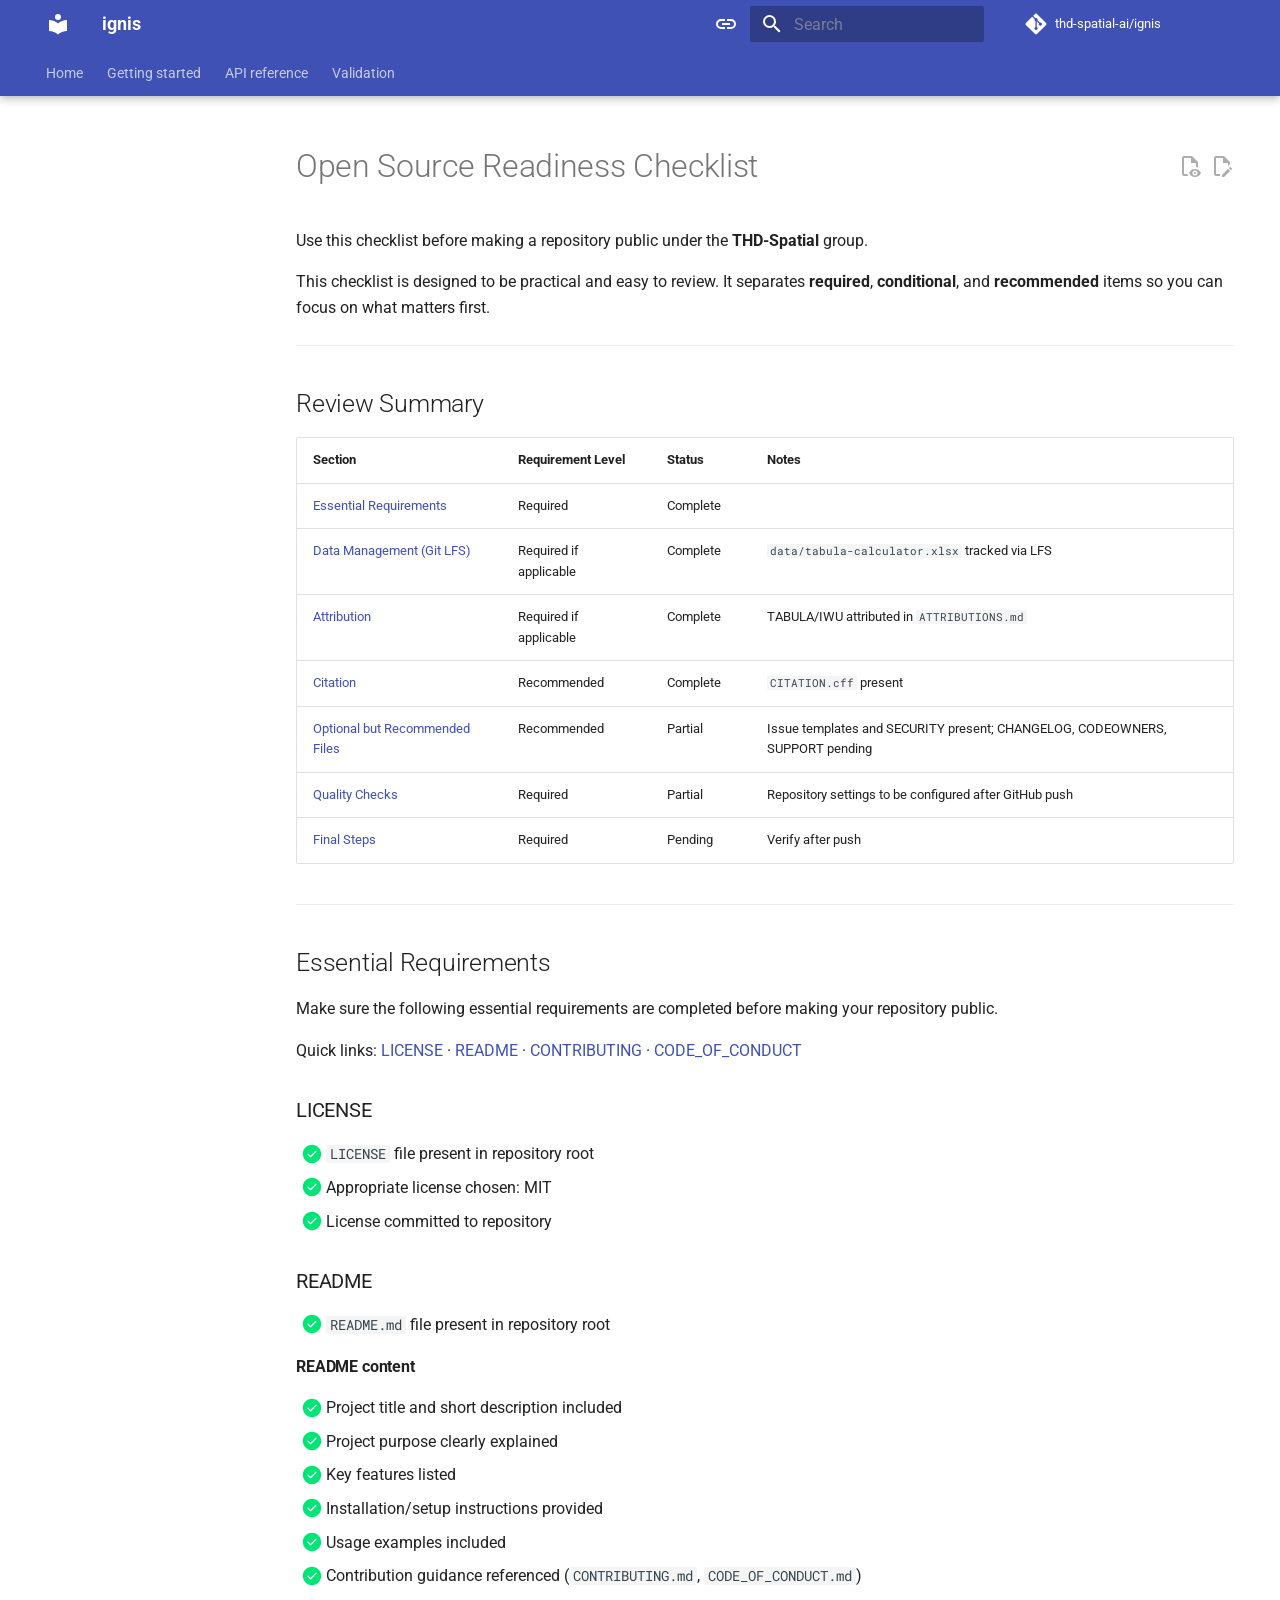
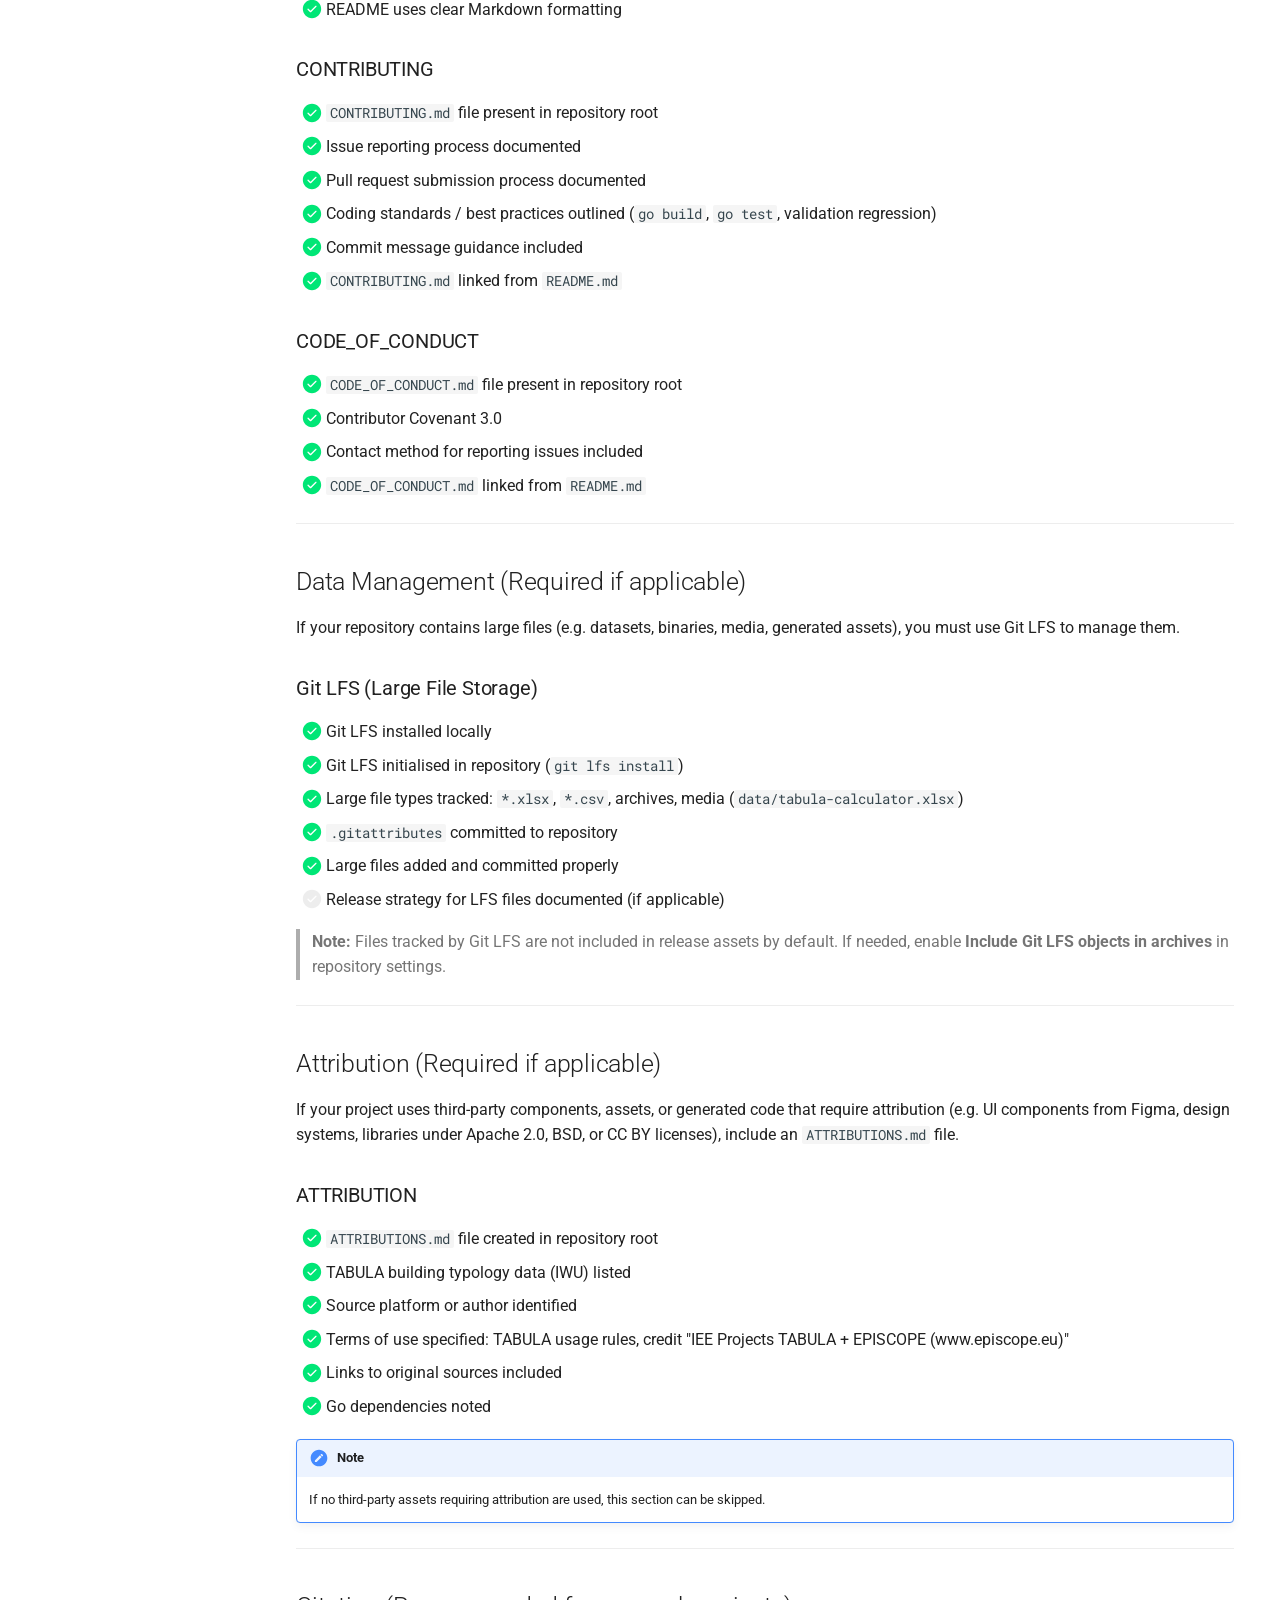
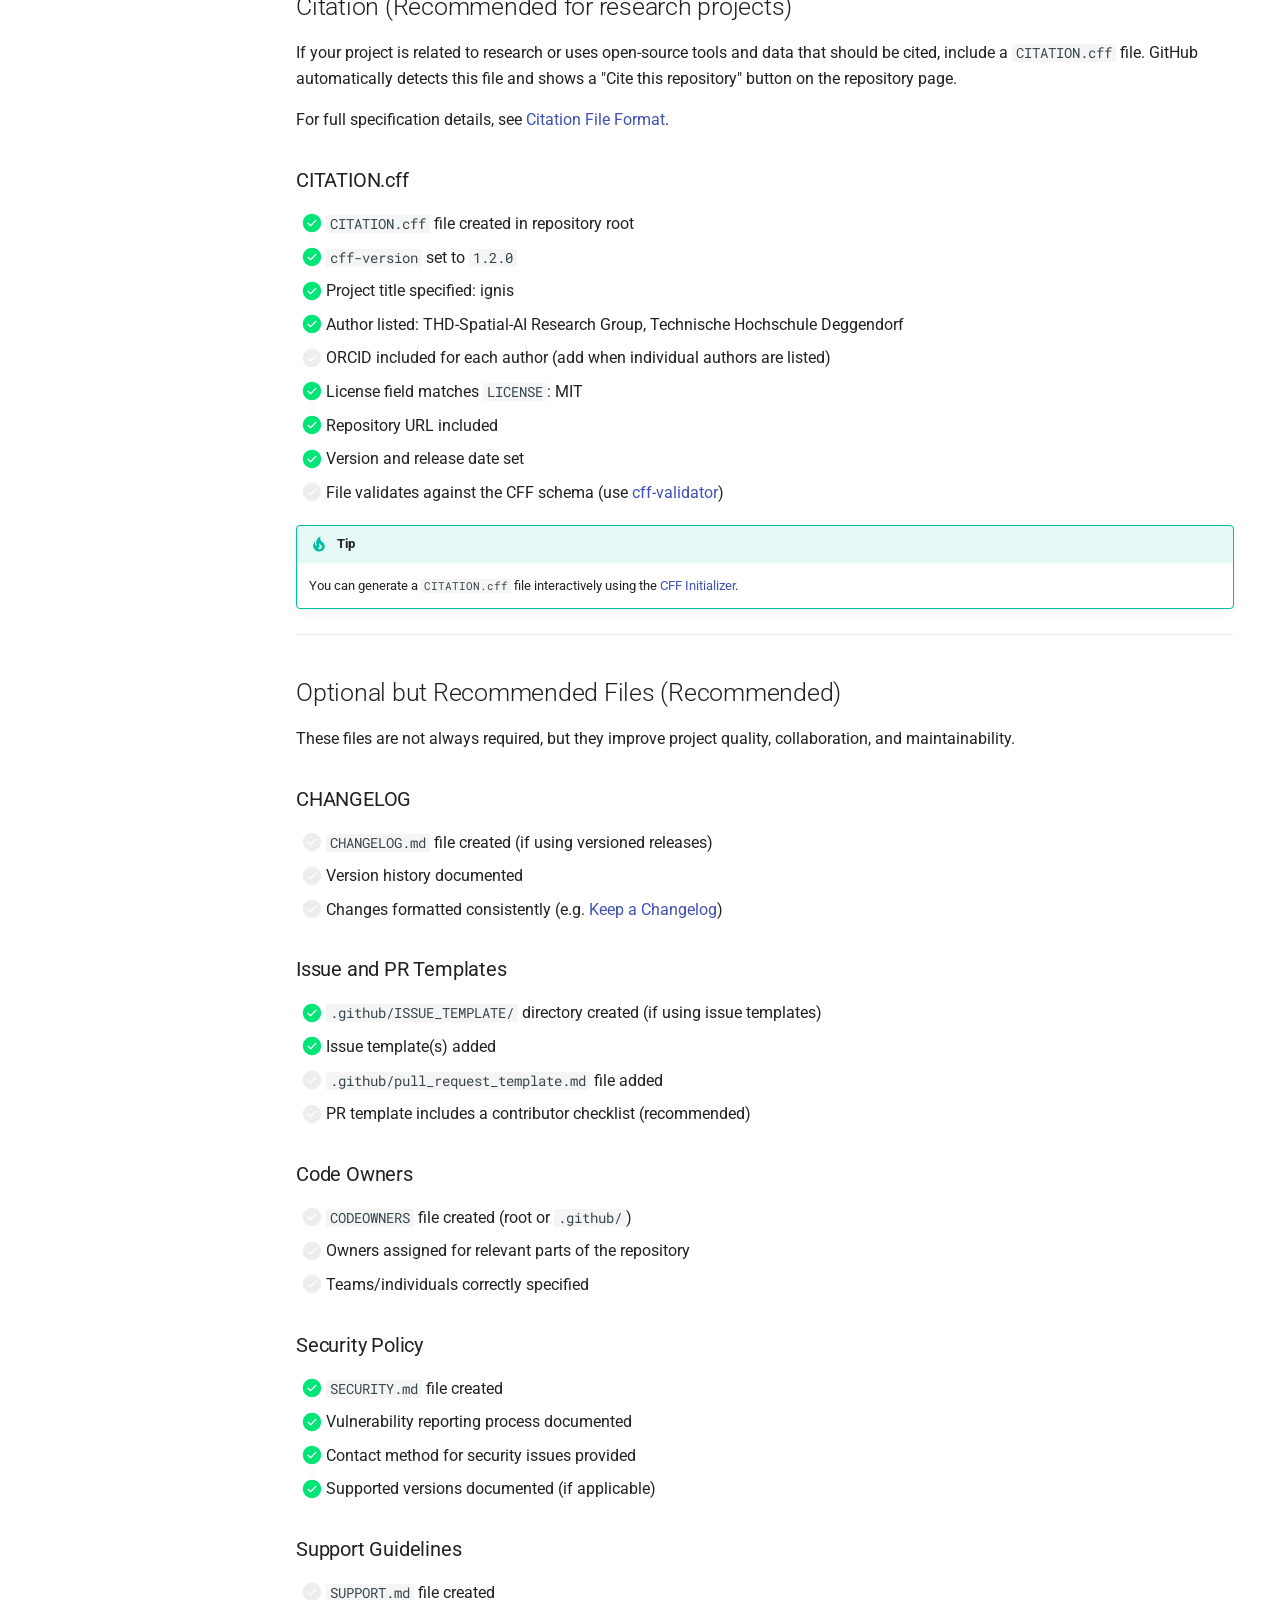
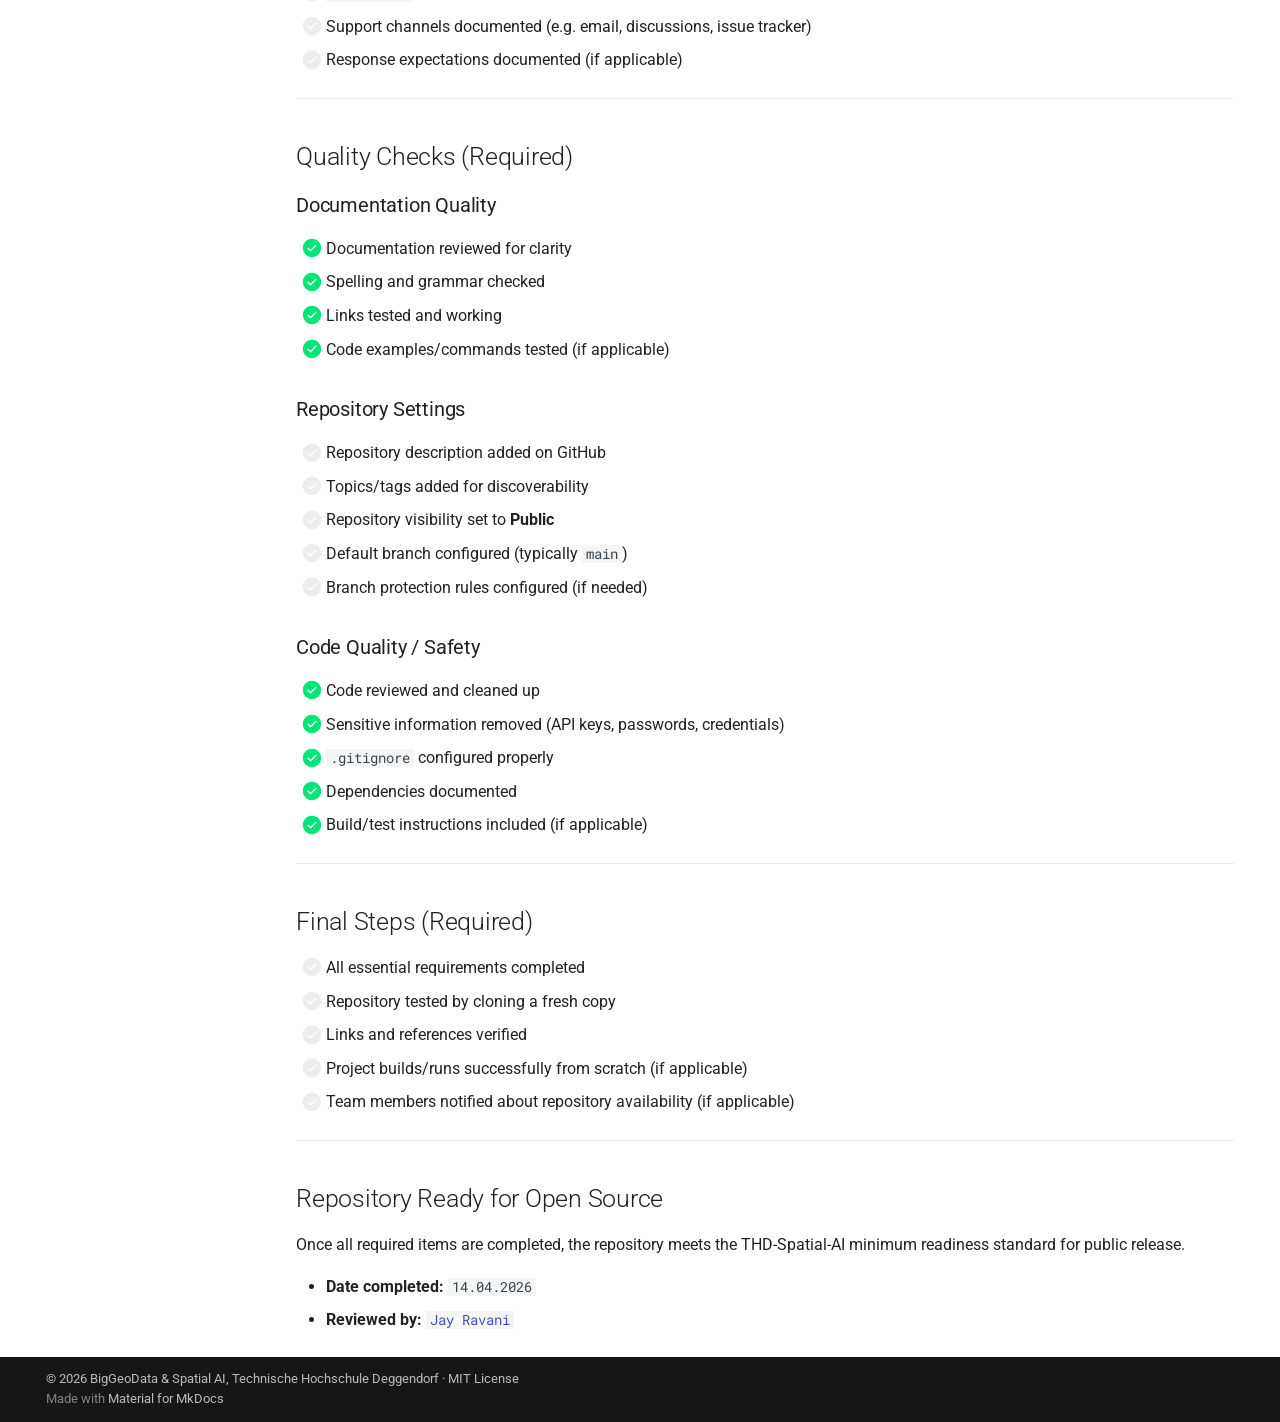
<file: open-source-checklist/index.html>
<!doctype html>
<html lang="en" class="no-js">
  <head>
    
      <meta charset="utf-8">
      <meta name="viewport" content="width=device-width,initial-scale=1">
      
        <meta name="description" content="ignis: Heat Demand Calculation Pipeline for European building energy performance estimation.">
      
      
        <meta name="author" content="THD-Spatial-AI">
      
      
        <link rel="canonical" href="https://thd-spatial-ai.github.io/ignis/open-source-checklist/">
      
      
      
      
        
      
      
      <link rel="icon" href="../assets/images/favicon.png">
      <meta name="generator" content="mkdocs-1.6.1, mkdocs-material-9.7.7">
    
    
      
        <title>Open Source Readiness Checklist - ignis</title>
      
    
    
      <link rel="stylesheet" href="../assets/stylesheets/main.ec1eaa64.min.css">
      
        
        <link rel="stylesheet" href="../assets/stylesheets/palette.ab4e12ef.min.css">
      
      


    
    
      
    
    
      
        
        
        <link rel="preconnect" href="https://fonts.gstatic.com" crossorigin>
        <link rel="stylesheet" href="https://fonts.googleapis.com/css?family=Roboto:300,300i,400,400i,700,700i%7CRoboto+Mono:400,400i,700,700i&display=fallback">
        <style>:root{--md-text-font:"Roboto";--md-code-font:"Roboto Mono"}</style>
      
    
    
    <script>__md_scope=new URL("..",location),__md_hash=e=>[...e].reduce(((e,_)=>(e<<5)-e+_.charCodeAt(0)),0),__md_get=(e,_=localStorage,t=__md_scope)=>JSON.parse(_.getItem(t.pathname+"."+e)),__md_set=(e,_,t=localStorage,a=__md_scope)=>{try{t.setItem(a.pathname+"."+e,JSON.stringify(_))}catch(e){}}</script>
    
      

    
    
  </head>
  
  
    
    
      
    
    
    
    
    <body dir="ltr" data-md-color-scheme="default" data-md-color-primary="indigo" data-md-color-accent="indigo">
  
    
    <input class="md-toggle" data-md-toggle="drawer" type="checkbox" id="__drawer" autocomplete="off">
    <input class="md-toggle" data-md-toggle="search" type="checkbox" id="__search" autocomplete="off">
    <label class="md-overlay" for="__drawer"></label>
    <div data-md-component="skip">
      
        
        <a href="#open-source-readiness-checklist" class="md-skip">
          Skip to content
        </a>
      
    </div>
    <div data-md-component="announce">
      
    </div>
    
    
      

  

<header class="md-header md-header--shadow md-header--lifted" data-md-component="header">
  <nav class="md-header__inner md-grid" aria-label="Header">
    <a href=".." title="ignis" class="md-header__button md-logo" aria-label="ignis" data-md-component="logo">
      
  
  <svg xmlns="http://www.w3.org/2000/svg" viewBox="0 0 24 24"><path d="M12 8a3 3 0 0 0 3-3 3 3 0 0 0-3-3 3 3 0 0 0-3 3 3 3 0 0 0 3 3m0 3.54C9.64 9.35 6.5 8 3 8v11c3.5 0 6.64 1.35 9 3.54 2.36-2.19 5.5-3.54 9-3.54V8c-3.5 0-6.64 1.35-9 3.54"/></svg>

    </a>
    <label class="md-header__button md-icon" for="__drawer">
      
      <svg xmlns="http://www.w3.org/2000/svg" viewBox="0 0 24 24"><path d="M3 6h18v2H3zm0 5h18v2H3zm0 5h18v2H3z"/></svg>
    </label>
    <div class="md-header__title" data-md-component="header-title">
      <div class="md-header__ellipsis">
        <div class="md-header__topic">
          <span class="md-ellipsis">
            ignis
          </span>
        </div>
        <div class="md-header__topic" data-md-component="header-topic">
          <span class="md-ellipsis">
            
              Open Source Readiness Checklist
            
          </span>
        </div>
      </div>
    </div>
    
      
        <form class="md-header__option" data-md-component="palette">
  
    
    
    
    <input class="md-option" data-md-color-media="(prefers-color-scheme)" data-md-color-scheme="default" data-md-color-primary="indigo" data-md-color-accent="indigo"  aria-label="Switch to light mode"  type="radio" name="__palette" id="__palette_0">
    
      <label class="md-header__button md-icon" title="Switch to light mode" for="__palette_1" hidden>
        <svg xmlns="http://www.w3.org/2000/svg" viewBox="0 0 24 24"><path d="M3.9 12c0-1.71 1.39-3.1 3.1-3.1h4V7H7a5 5 0 0 0-5 5 5 5 0 0 0 5 5h4v-1.9H7c-1.71 0-3.1-1.39-3.1-3.1M8 13h8v-2H8zm9-6h-4v1.9h4c1.71 0 3.1 1.39 3.1 3.1s-1.39 3.1-3.1 3.1h-4V17h4a5 5 0 0 0 5-5 5 5 0 0 0-5-5"/></svg>
      </label>
    
  
    
    
    
    <input class="md-option" data-md-color-media="(prefers-color-scheme: light)" data-md-color-scheme="default" data-md-color-primary="indigo" data-md-color-accent="indigo"  aria-label="Switch to dark mode"  type="radio" name="__palette" id="__palette_1">
    
      <label class="md-header__button md-icon" title="Switch to dark mode" for="__palette_2" hidden>
        <svg xmlns="http://www.w3.org/2000/svg" viewBox="0 0 24 24"><path d="M17 7H7a5 5 0 0 0-5 5 5 5 0 0 0 5 5h10a5 5 0 0 0 5-5 5 5 0 0 0-5-5m0 8a3 3 0 0 1-3-3 3 3 0 0 1 3-3 3 3 0 0 1 3 3 3 3 0 0 1-3 3"/></svg>
      </label>
    
  
    
    
    
    <input class="md-option" data-md-color-media="(prefers-color-scheme: dark)" data-md-color-scheme="slate" data-md-color-primary="black" data-md-color-accent="indigo"  aria-label="Switch to system preference"  type="radio" name="__palette" id="__palette_2">
    
      <label class="md-header__button md-icon" title="Switch to system preference" for="__palette_0" hidden>
        <svg xmlns="http://www.w3.org/2000/svg" viewBox="0 0 24 24"><path d="M17 7H7a5 5 0 0 0-5 5 5 5 0 0 0 5 5h10a5 5 0 0 0 5-5 5 5 0 0 0-5-5M7 15a3 3 0 0 1-3-3 3 3 0 0 1 3-3 3 3 0 0 1 3 3 3 3 0 0 1-3 3"/></svg>
      </label>
    
  
</form>
      
    
    
      <script>var palette=__md_get("__palette");if(palette&&palette.color){if("(prefers-color-scheme)"===palette.color.media){var media=matchMedia("(prefers-color-scheme: light)"),input=document.querySelector(media.matches?"[data-md-color-media='(prefers-color-scheme: light)']":"[data-md-color-media='(prefers-color-scheme: dark)']");palette.color.media=input.getAttribute("data-md-color-media"),palette.color.scheme=input.getAttribute("data-md-color-scheme"),palette.color.primary=input.getAttribute("data-md-color-primary"),palette.color.accent=input.getAttribute("data-md-color-accent")}for(var[key,value]of Object.entries(palette.color))document.body.setAttribute("data-md-color-"+key,value)}</script>
    
    
    
      
      
        <label class="md-header__button md-icon" for="__search">
          
          <svg xmlns="http://www.w3.org/2000/svg" viewBox="0 0 24 24"><path d="M9.5 3A6.5 6.5 0 0 1 16 9.5c0 1.61-.59 3.09-1.56 4.23l.27.27h.79l5 5-1.5 1.5-5-5v-.79l-.27-.27A6.52 6.52 0 0 1 9.5 16 6.5 6.5 0 0 1 3 9.5 6.5 6.5 0 0 1 9.5 3m0 2C7 5 5 7 5 9.5S7 14 9.5 14 14 12 14 9.5 12 5 9.5 5"/></svg>
        </label>
        <div class="md-search" data-md-component="search" role="dialog">
  <label class="md-search__overlay" for="__search"></label>
  <div class="md-search__inner" role="search">
    <form class="md-search__form" name="search">
      <input type="text" class="md-search__input" name="query" aria-label="Search" placeholder="Search" autocapitalize="off" autocorrect="off" autocomplete="off" spellcheck="false" data-md-component="search-query" required>
      <label class="md-search__icon md-icon" for="__search">
        
        <svg xmlns="http://www.w3.org/2000/svg" viewBox="0 0 24 24"><path d="M9.5 3A6.5 6.5 0 0 1 16 9.5c0 1.61-.59 3.09-1.56 4.23l.27.27h.79l5 5-1.5 1.5-5-5v-.79l-.27-.27A6.52 6.52 0 0 1 9.5 16 6.5 6.5 0 0 1 3 9.5 6.5 6.5 0 0 1 9.5 3m0 2C7 5 5 7 5 9.5S7 14 9.5 14 14 12 14 9.5 12 5 9.5 5"/></svg>
        
        <svg xmlns="http://www.w3.org/2000/svg" viewBox="0 0 24 24"><path d="M20 11v2H8l5.5 5.5-1.42 1.42L4.16 12l7.92-7.92L13.5 5.5 8 11z"/></svg>
      </label>
      <nav class="md-search__options" aria-label="Search">
        
          <a href="javascript:void(0)" class="md-search__icon md-icon" title="Share" aria-label="Share" data-clipboard data-clipboard-text="" data-md-component="search-share" tabindex="-1">
            
            <svg xmlns="http://www.w3.org/2000/svg" viewBox="0 0 24 24"><path d="M18 16.08c-.76 0-1.44.3-1.96.77L8.91 12.7c.05-.23.09-.46.09-.7s-.04-.47-.09-.7l7.05-4.11c.54.5 1.25.81 2.04.81a3 3 0 0 0 3-3 3 3 0 0 0-3-3 3 3 0 0 0-3 3c0 .24.04.47.09.7L8.04 9.81C7.5 9.31 6.79 9 6 9a3 3 0 0 0-3 3 3 3 0 0 0 3 3c.79 0 1.5-.31 2.04-.81l7.12 4.15c-.05.21-.08.43-.08.66 0 1.61 1.31 2.91 2.92 2.91s2.92-1.3 2.92-2.91A2.92 2.92 0 0 0 18 16.08"/></svg>
          </a>
        
        <button type="reset" class="md-search__icon md-icon" title="Clear" aria-label="Clear" tabindex="-1">
          
          <svg xmlns="http://www.w3.org/2000/svg" viewBox="0 0 24 24"><path d="M19 6.41 17.59 5 12 10.59 6.41 5 5 6.41 10.59 12 5 17.59 6.41 19 12 13.41 17.59 19 19 17.59 13.41 12z"/></svg>
        </button>
      </nav>
      
        <div class="md-search__suggest" data-md-component="search-suggest"></div>
      
    </form>
    <div class="md-search__output">
      <div class="md-search__scrollwrap" tabindex="0" data-md-scrollfix>
        <div class="md-search-result" data-md-component="search-result">
          <div class="md-search-result__meta">
            Initializing search
          </div>
          <ol class="md-search-result__list" role="presentation"></ol>
        </div>
      </div>
    </div>
  </div>
</div>
      
    
    
      <div class="md-header__source">
        <a href="https://github.com/thd-spatial-ai/ignis" title="Go to repository" class="md-source" data-md-component="source">
  <div class="md-source__icon md-icon">
    
    <svg xmlns="http://www.w3.org/2000/svg" viewBox="0 0 448 512"><!--! Font Awesome Free 7.1.0 by @fontawesome - https://fontawesome.com License - https://fontawesome.com/license/free (Icons: CC BY 4.0, Fonts: SIL OFL 1.1, Code: MIT License) Copyright 2025 Fonticons, Inc.--><path d="M439.6 236.1 244 40.5c-5.4-5.5-12.8-8.5-20.4-8.5s-15 3-20.4 8.4L162.5 81l51.5 51.5c27.1-9.1 52.7 16.8 43.4 43.7l49.7 49.7c34.2-11.8 61.2 31 35.5 56.7-26.5 26.5-70.2-2.9-56-37.3L240.3 199v121.9c25.3 12.5 22.3 41.8 9.1 55-6.4 6.4-15.2 10.1-24.3 10.1s-17.8-3.6-24.3-10.1c-17.6-17.6-11.1-46.9 11.2-56v-123c-20.8-8.5-24.6-30.7-18.6-45L142.6 101 8.5 235.1C3 240.6 0 247.9 0 255.5s3 15 8.5 20.4l195.6 195.7c5.4 5.4 12.7 8.4 20.4 8.4s15-3 20.4-8.4l194.7-194.7c5.4-5.4 8.4-12.8 8.4-20.4s-3-15-8.4-20.4"/></svg>
  </div>
  <div class="md-source__repository">
    thd-spatial-ai/ignis
  </div>
</a>
      </div>
    
  </nav>
  
    
      
<nav class="md-tabs" aria-label="Tabs" data-md-component="tabs">
  <div class="md-grid">
    <ul class="md-tabs__list">
      
        
  
  
  
  
    <li class="md-tabs__item">
      <a href=".." class="md-tabs__link">
        
  
  
    
  
  Home

      </a>
    </li>
  

      
        
  
  
  
  
    <li class="md-tabs__item">
      <a href="../getting-started/" class="md-tabs__link">
        
  
  
    
  
  Getting started

      </a>
    </li>
  

      
        
  
  
  
  
    <li class="md-tabs__item">
      <a href="../api/" class="md-tabs__link">
        
  
  
    
  
  API reference

      </a>
    </li>
  

      
        
  
  
  
  
    <li class="md-tabs__item">
      <a href="../validation/" class="md-tabs__link">
        
  
  
    
  
  Validation

      </a>
    </li>
  

      
    </ul>
  </div>
</nav>
    
  
</header>
    
    <div class="md-container" data-md-component="container">
      
      
        
      
      <main class="md-main" data-md-component="main">
        <div class="md-main__inner md-grid">
          
            
              
              <div class="md-sidebar md-sidebar--primary" data-md-component="sidebar" data-md-type="navigation" >
                <div class="md-sidebar__scrollwrap">
                  <div class="md-sidebar__inner">
                    


  


  

<nav class="md-nav md-nav--primary md-nav--lifted md-nav--integrated" aria-label="Navigation" data-md-level="0">
  <label class="md-nav__title" for="__drawer">
    <a href=".." title="ignis" class="md-nav__button md-logo" aria-label="ignis" data-md-component="logo">
      
  
  <svg xmlns="http://www.w3.org/2000/svg" viewBox="0 0 24 24"><path d="M12 8a3 3 0 0 0 3-3 3 3 0 0 0-3-3 3 3 0 0 0-3 3 3 3 0 0 0 3 3m0 3.54C9.64 9.35 6.5 8 3 8v11c3.5 0 6.64 1.35 9 3.54 2.36-2.19 5.5-3.54 9-3.54V8c-3.5 0-6.64 1.35-9 3.54"/></svg>

    </a>
    ignis
  </label>
  
    <div class="md-nav__source">
      <a href="https://github.com/thd-spatial-ai/ignis" title="Go to repository" class="md-source" data-md-component="source">
  <div class="md-source__icon md-icon">
    
    <svg xmlns="http://www.w3.org/2000/svg" viewBox="0 0 448 512"><!--! Font Awesome Free 7.1.0 by @fontawesome - https://fontawesome.com License - https://fontawesome.com/license/free (Icons: CC BY 4.0, Fonts: SIL OFL 1.1, Code: MIT License) Copyright 2025 Fonticons, Inc.--><path d="M439.6 236.1 244 40.5c-5.4-5.5-12.8-8.5-20.4-8.5s-15 3-20.4 8.4L162.5 81l51.5 51.5c27.1-9.1 52.7 16.8 43.4 43.7l49.7 49.7c34.2-11.8 61.2 31 35.5 56.7-26.5 26.5-70.2-2.9-56-37.3L240.3 199v121.9c25.3 12.5 22.3 41.8 9.1 55-6.4 6.4-15.2 10.1-24.3 10.1s-17.8-3.6-24.3-10.1c-17.6-17.6-11.1-46.9 11.2-56v-123c-20.8-8.5-24.6-30.7-18.6-45L142.6 101 8.5 235.1C3 240.6 0 247.9 0 255.5s3 15 8.5 20.4l195.6 195.7c5.4 5.4 12.7 8.4 20.4 8.4s15-3 20.4-8.4l194.7-194.7c5.4-5.4 8.4-12.8 8.4-20.4s-3-15-8.4-20.4"/></svg>
  </div>
  <div class="md-source__repository">
    thd-spatial-ai/ignis
  </div>
</a>
    </div>
  
  <ul class="md-nav__list" data-md-scrollfix>
    
      
      
  
  
  
  
    <li class="md-nav__item">
      <a href=".." class="md-nav__link">
        
  
  
  <span class="md-ellipsis">
    
  
    Home
  

    
  </span>
  
  

      </a>
    </li>
  

    
      
      
  
  
  
  
    <li class="md-nav__item">
      <a href="../getting-started/" class="md-nav__link">
        
  
  
  <span class="md-ellipsis">
    
  
    Getting started
  

    
  </span>
  
  

      </a>
    </li>
  

    
      
      
  
  
  
  
    <li class="md-nav__item">
      <a href="../api/" class="md-nav__link">
        
  
  
  <span class="md-ellipsis">
    
  
    API reference
  

    
  </span>
  
  

      </a>
    </li>
  

    
      
      
  
  
  
  
    <li class="md-nav__item">
      <a href="../validation/" class="md-nav__link">
        
  
  
  <span class="md-ellipsis">
    
  
    Validation
  

    
  </span>
  
  

      </a>
    </li>
  

    
  </ul>
</nav>
                  </div>
                </div>
              </div>
            
            
          
          
            <div class="md-content" data-md-component="content">
              
                



  


              
              <article class="md-content__inner md-typeset">
                
                  


  
    <a href="https://github.com/thd-spatial-ai/ignis/edit/main/docs/open-source-checklist.md" title="Edit this page" class="md-content__button md-icon" rel="edit">
      
      <svg xmlns="http://www.w3.org/2000/svg" viewBox="0 0 24 24"><path d="M10 20H6V4h7v5h5v3.1l2-2V8l-6-6H6c-1.1 0-2 .9-2 2v16c0 1.1.9 2 2 2h4zm10.2-7c.1 0 .3.1.4.2l1.3 1.3c.2.2.2.6 0 .8l-1 1-2.1-2.1 1-1c.1-.1.2-.2.4-.2m0 3.9L14.1 23H12v-2.1l6.1-6.1z"/></svg>
    </a>
  
  
    
      
    
    <a href="https://github.com/thd-spatial-ai/ignis/raw/main/docs/open-source-checklist.md" title="View source of this page" class="md-content__button md-icon">
      
      <svg xmlns="http://www.w3.org/2000/svg" viewBox="0 0 24 24"><path d="M17 18c.56 0 1 .44 1 1s-.44 1-1 1-1-.44-1-1 .44-1 1-1m0-3c-2.73 0-5.06 1.66-6 4 .94 2.34 3.27 4 6 4s5.06-1.66 6-4c-.94-2.34-3.27-4-6-4m0 6.5a2.5 2.5 0 0 1-2.5-2.5 2.5 2.5 0 0 1 2.5-2.5 2.5 2.5 0 0 1 2.5 2.5 2.5 2.5 0 0 1-2.5 2.5M9.27 20H6V4h7v5h5v4.07c.7.08 1.36.25 2 .49V8l-6-6H6a2 2 0 0 0-2 2v16a2 2 0 0 0 2 2h4.5a8.2 8.2 0 0 1-1.23-2"/></svg>
    </a>
  


<h1 id="open-source-readiness-checklist">Open Source Readiness Checklist<a class="headerlink" href="#open-source-readiness-checklist" title="Permanent link">&para;</a></h1>
<p>Use this checklist before making a repository public under the <strong>THD-Spatial</strong> group.</p>
<p>This checklist is designed to be practical and easy to review. It separates <strong>required</strong>, <strong>conditional</strong>, and <strong>recommended</strong> items so you can focus on what matters first.</p>
<hr />
<h2 id="review-summary">Review Summary<a class="headerlink" href="#review-summary" title="Permanent link">&para;</a></h2>
<table>
<thead>
<tr>
<th>Section</th>
<th>Requirement Level</th>
<th>Status</th>
<th>Notes</th>
</tr>
</thead>
<tbody>
<tr>
<td><a href="#essential-requirements">Essential Requirements</a></td>
<td>Required</td>
<td>Complete</td>
<td></td>
</tr>
<tr>
<td><a href="#data-management-required-if-applicable">Data Management (Git LFS)</a></td>
<td>Required if applicable</td>
<td>Complete</td>
<td><code>data/tabula-calculator.xlsx</code> tracked via LFS</td>
</tr>
<tr>
<td><a href="#attribution-required-if-applicable">Attribution</a></td>
<td>Required if applicable</td>
<td>Complete</td>
<td>TABULA/IWU attributed in <code>ATTRIBUTIONS.md</code></td>
</tr>
<tr>
<td><a href="#citation-recommended-for-research-projects">Citation</a></td>
<td>Recommended</td>
<td>Complete</td>
<td><code>CITATION.cff</code> present</td>
</tr>
<tr>
<td><a href="#optional-but-recommended-files-recommended">Optional but Recommended Files</a></td>
<td>Recommended</td>
<td>Partial</td>
<td>Issue templates and SECURITY present; CHANGELOG, CODEOWNERS, SUPPORT pending</td>
</tr>
<tr>
<td><a href="#quality-checks-required">Quality Checks</a></td>
<td>Required</td>
<td>Partial</td>
<td>Repository settings to be configured after GitHub push</td>
</tr>
<tr>
<td><a href="#final-steps-required">Final Steps</a></td>
<td>Required</td>
<td>Pending</td>
<td>Verify after push</td>
</tr>
</tbody>
</table>
<hr />
<h2 id="essential-requirements">Essential Requirements<a class="headerlink" href="#essential-requirements" title="Permanent link">&para;</a></h2>
<p>Make sure the following essential requirements are completed before making your repository public.</p>
<p>Quick links: <a href="#license">LICENSE</a> · <a href="#readme">README</a> · <a href="#contributing">CONTRIBUTING</a> · <a href="#code_of_conduct">CODE_OF_CONDUCT</a></p>
<h3 id="license">LICENSE<a class="headerlink" href="#license" title="Permanent link">&para;</a></h3>
<ul class="task-list">
<li class="task-list-item"><label class="task-list-control"><input type="checkbox" disabled checked/><span class="task-list-indicator"></span></label> <code>LICENSE</code> file present in repository root</li>
<li class="task-list-item"><label class="task-list-control"><input type="checkbox" disabled checked/><span class="task-list-indicator"></span></label> Appropriate license chosen: MIT</li>
<li class="task-list-item"><label class="task-list-control"><input type="checkbox" disabled checked/><span class="task-list-indicator"></span></label> License committed to repository</li>
</ul>
<h3 id="readme">README<a class="headerlink" href="#readme" title="Permanent link">&para;</a></h3>
<ul class="task-list">
<li class="task-list-item"><label class="task-list-control"><input type="checkbox" disabled checked/><span class="task-list-indicator"></span></label> <code>README.md</code> file present in repository root</li>
</ul>
<h4 id="readme-content">README content<a class="headerlink" href="#readme-content" title="Permanent link">&para;</a></h4>
<ul class="task-list">
<li class="task-list-item"><label class="task-list-control"><input type="checkbox" disabled checked/><span class="task-list-indicator"></span></label> Project title and short description included</li>
<li class="task-list-item"><label class="task-list-control"><input type="checkbox" disabled checked/><span class="task-list-indicator"></span></label> Project purpose clearly explained</li>
<li class="task-list-item"><label class="task-list-control"><input type="checkbox" disabled checked/><span class="task-list-indicator"></span></label> Key features listed</li>
<li class="task-list-item"><label class="task-list-control"><input type="checkbox" disabled checked/><span class="task-list-indicator"></span></label> Installation/setup instructions provided</li>
<li class="task-list-item"><label class="task-list-control"><input type="checkbox" disabled checked/><span class="task-list-indicator"></span></label> Usage examples included</li>
<li class="task-list-item"><label class="task-list-control"><input type="checkbox" disabled checked/><span class="task-list-indicator"></span></label> Contribution guidance referenced (<code>CONTRIBUTING.md</code>, <code>CODE_OF_CONDUCT.md</code>)</li>
<li class="task-list-item"><label class="task-list-control"><input type="checkbox" disabled checked/><span class="task-list-indicator"></span></label> README uses clear Markdown formatting</li>
</ul>
<h3 id="contributing">CONTRIBUTING<a class="headerlink" href="#contributing" title="Permanent link">&para;</a></h3>
<ul class="task-list">
<li class="task-list-item"><label class="task-list-control"><input type="checkbox" disabled checked/><span class="task-list-indicator"></span></label> <code>CONTRIBUTING.md</code> file present in repository root</li>
<li class="task-list-item"><label class="task-list-control"><input type="checkbox" disabled checked/><span class="task-list-indicator"></span></label> Issue reporting process documented</li>
<li class="task-list-item"><label class="task-list-control"><input type="checkbox" disabled checked/><span class="task-list-indicator"></span></label> Pull request submission process documented</li>
<li class="task-list-item"><label class="task-list-control"><input type="checkbox" disabled checked/><span class="task-list-indicator"></span></label> Coding standards / best practices outlined (<code>go build</code>, <code>go test</code>, validation regression)</li>
<li class="task-list-item"><label class="task-list-control"><input type="checkbox" disabled checked/><span class="task-list-indicator"></span></label> Commit message guidance included</li>
<li class="task-list-item"><label class="task-list-control"><input type="checkbox" disabled checked/><span class="task-list-indicator"></span></label> <code>CONTRIBUTING.md</code> linked from <code>README.md</code></li>
</ul>
<h3 id="code_of_conduct">CODE_OF_CONDUCT<a class="headerlink" href="#code_of_conduct" title="Permanent link">&para;</a></h3>
<ul class="task-list">
<li class="task-list-item"><label class="task-list-control"><input type="checkbox" disabled checked/><span class="task-list-indicator"></span></label> <code>CODE_OF_CONDUCT.md</code> file present in repository root</li>
<li class="task-list-item"><label class="task-list-control"><input type="checkbox" disabled checked/><span class="task-list-indicator"></span></label> Contributor Covenant 3.0</li>
<li class="task-list-item"><label class="task-list-control"><input type="checkbox" disabled checked/><span class="task-list-indicator"></span></label> Contact method for reporting issues included</li>
<li class="task-list-item"><label class="task-list-control"><input type="checkbox" disabled checked/><span class="task-list-indicator"></span></label> <code>CODE_OF_CONDUCT.md</code> linked from <code>README.md</code></li>
</ul>
<hr />
<h2 id="data-management-required-if-applicable">Data Management (Required if applicable)<a class="headerlink" href="#data-management-required-if-applicable" title="Permanent link">&para;</a></h2>
<p>If your repository contains large files (e.g. datasets, binaries, media, generated assets), you must use Git LFS to manage them.</p>
<h3 id="git-lfs-large-file-storage">Git LFS (Large File Storage)<a class="headerlink" href="#git-lfs-large-file-storage" title="Permanent link">&para;</a></h3>
<ul class="task-list">
<li class="task-list-item"><label class="task-list-control"><input type="checkbox" disabled checked/><span class="task-list-indicator"></span></label> Git LFS installed locally</li>
<li class="task-list-item"><label class="task-list-control"><input type="checkbox" disabled checked/><span class="task-list-indicator"></span></label> Git LFS initialised in repository (<code>git lfs install</code>)</li>
<li class="task-list-item"><label class="task-list-control"><input type="checkbox" disabled checked/><span class="task-list-indicator"></span></label> Large file types tracked: <code>*.xlsx</code>, <code>*.csv</code>, archives, media (<code>data/tabula-calculator.xlsx</code>)</li>
<li class="task-list-item"><label class="task-list-control"><input type="checkbox" disabled checked/><span class="task-list-indicator"></span></label> <code>.gitattributes</code> committed to repository</li>
<li class="task-list-item"><label class="task-list-control"><input type="checkbox" disabled checked/><span class="task-list-indicator"></span></label> Large files added and committed properly</li>
<li class="task-list-item"><label class="task-list-control"><input type="checkbox" disabled/><span class="task-list-indicator"></span></label> Release strategy for LFS files documented (if applicable)</li>
</ul>
<blockquote>
<p><strong>Note:</strong> Files tracked by Git LFS are not included in release assets by default.
If needed, enable <strong>Include Git LFS objects in archives</strong> in repository settings.</p>
</blockquote>
<hr />
<h2 id="attribution-required-if-applicable">Attribution (Required if applicable)<a class="headerlink" href="#attribution-required-if-applicable" title="Permanent link">&para;</a></h2>
<p>If your project uses third-party components, assets, or generated code that require attribution (e.g. UI components from Figma, design systems, libraries under Apache 2.0, BSD, or CC BY licenses), include an <code>ATTRIBUTIONS.md</code> file.</p>
<h3 id="attribution">ATTRIBUTION<a class="headerlink" href="#attribution" title="Permanent link">&para;</a></h3>
<ul class="task-list">
<li class="task-list-item"><label class="task-list-control"><input type="checkbox" disabled checked/><span class="task-list-indicator"></span></label> <code>ATTRIBUTIONS.md</code> file created in repository root</li>
<li class="task-list-item"><label class="task-list-control"><input type="checkbox" disabled checked/><span class="task-list-indicator"></span></label> TABULA building typology data (IWU) listed</li>
<li class="task-list-item"><label class="task-list-control"><input type="checkbox" disabled checked/><span class="task-list-indicator"></span></label> Source platform or author identified</li>
<li class="task-list-item"><label class="task-list-control"><input type="checkbox" disabled checked/><span class="task-list-indicator"></span></label> Terms of use specified: TABULA usage rules, credit "IEE Projects TABULA + EPISCOPE (www.episcope.eu)"</li>
<li class="task-list-item"><label class="task-list-control"><input type="checkbox" disabled checked/><span class="task-list-indicator"></span></label> Links to original sources included</li>
<li class="task-list-item"><label class="task-list-control"><input type="checkbox" disabled checked/><span class="task-list-indicator"></span></label> Go dependencies noted</li>
</ul>
<div class="admonition note">
<p class="admonition-title">Note</p>
<p>If no third-party assets requiring attribution are used, this section can be skipped.</p>
</div>
<hr />
<h2 id="citation-recommended-for-research-projects">Citation (Recommended for research projects)<a class="headerlink" href="#citation-recommended-for-research-projects" title="Permanent link">&para;</a></h2>
<p>If your project is related to research or uses open-source tools and data that should be cited, include a <code>CITATION.cff</code> file. GitHub automatically detects this file and shows a "Cite this repository" button on the repository page.</p>
<p>For full specification details, see <a href="https://citation-file-format.github.io/">Citation File Format</a>.</p>
<h3 id="citationcff">CITATION.cff<a class="headerlink" href="#citationcff" title="Permanent link">&para;</a></h3>
<ul class="task-list">
<li class="task-list-item"><label class="task-list-control"><input type="checkbox" disabled checked/><span class="task-list-indicator"></span></label> <code>CITATION.cff</code> file created in repository root</li>
<li class="task-list-item"><label class="task-list-control"><input type="checkbox" disabled checked/><span class="task-list-indicator"></span></label> <code>cff-version</code> set to <code>1.2.0</code></li>
<li class="task-list-item"><label class="task-list-control"><input type="checkbox" disabled checked/><span class="task-list-indicator"></span></label> Project title specified: ignis</li>
<li class="task-list-item"><label class="task-list-control"><input type="checkbox" disabled checked/><span class="task-list-indicator"></span></label> Author listed: THD-Spatial-AI Research Group, Technische Hochschule Deggendorf</li>
<li class="task-list-item"><label class="task-list-control"><input type="checkbox" disabled/><span class="task-list-indicator"></span></label> ORCID included for each author (add when individual authors are listed)</li>
<li class="task-list-item"><label class="task-list-control"><input type="checkbox" disabled checked/><span class="task-list-indicator"></span></label> License field matches <code>LICENSE</code>: MIT</li>
<li class="task-list-item"><label class="task-list-control"><input type="checkbox" disabled checked/><span class="task-list-indicator"></span></label> Repository URL included</li>
<li class="task-list-item"><label class="task-list-control"><input type="checkbox" disabled checked/><span class="task-list-indicator"></span></label> Version and release date set</li>
<li class="task-list-item"><label class="task-list-control"><input type="checkbox" disabled/><span class="task-list-indicator"></span></label> File validates against the CFF schema (use <a href="https://github.com/citation-file-format/cff-initializer-javascript">cff-validator</a>)</li>
</ul>
<div class="admonition tip">
<p class="admonition-title">Tip</p>
<p>You can generate a <code>CITATION.cff</code> file interactively using the <a href="https://citation-file-format.github.io/cff-initializer-javascript/">CFF Initializer</a>.</p>
</div>
<hr />
<h2 id="optional-but-recommended-files-recommended">Optional but Recommended Files (Recommended)<a class="headerlink" href="#optional-but-recommended-files-recommended" title="Permanent link">&para;</a></h2>
<p>These files are not always required, but they improve project quality, collaboration, and maintainability.</p>
<h3 id="changelog">CHANGELOG<a class="headerlink" href="#changelog" title="Permanent link">&para;</a></h3>
<ul class="task-list">
<li class="task-list-item"><label class="task-list-control"><input type="checkbox" disabled/><span class="task-list-indicator"></span></label> <code>CHANGELOG.md</code> file created (if using versioned releases)</li>
<li class="task-list-item"><label class="task-list-control"><input type="checkbox" disabled/><span class="task-list-indicator"></span></label> Version history documented</li>
<li class="task-list-item"><label class="task-list-control"><input type="checkbox" disabled/><span class="task-list-indicator"></span></label> Changes formatted consistently (e.g. <a href="https://keepachangelog.com/">Keep a Changelog</a>)</li>
</ul>
<h3 id="issue-and-pr-templates">Issue and PR Templates<a class="headerlink" href="#issue-and-pr-templates" title="Permanent link">&para;</a></h3>
<ul class="task-list">
<li class="task-list-item"><label class="task-list-control"><input type="checkbox" disabled checked/><span class="task-list-indicator"></span></label> <code>.github/ISSUE_TEMPLATE/</code> directory created (if using issue templates)</li>
<li class="task-list-item"><label class="task-list-control"><input type="checkbox" disabled checked/><span class="task-list-indicator"></span></label> Issue template(s) added</li>
<li class="task-list-item"><label class="task-list-control"><input type="checkbox" disabled/><span class="task-list-indicator"></span></label> <code>.github/pull_request_template.md</code> file added</li>
<li class="task-list-item"><label class="task-list-control"><input type="checkbox" disabled/><span class="task-list-indicator"></span></label> PR template includes a contributor checklist (recommended)</li>
</ul>
<h3 id="code-owners">Code Owners<a class="headerlink" href="#code-owners" title="Permanent link">&para;</a></h3>
<ul class="task-list">
<li class="task-list-item"><label class="task-list-control"><input type="checkbox" disabled/><span class="task-list-indicator"></span></label> <code>CODEOWNERS</code> file created (root or <code>.github/</code>)</li>
<li class="task-list-item"><label class="task-list-control"><input type="checkbox" disabled/><span class="task-list-indicator"></span></label> Owners assigned for relevant parts of the repository</li>
<li class="task-list-item"><label class="task-list-control"><input type="checkbox" disabled/><span class="task-list-indicator"></span></label> Teams/individuals correctly specified</li>
</ul>
<h3 id="security-policy">Security Policy<a class="headerlink" href="#security-policy" title="Permanent link">&para;</a></h3>
<ul class="task-list">
<li class="task-list-item"><label class="task-list-control"><input type="checkbox" disabled checked/><span class="task-list-indicator"></span></label> <code>SECURITY.md</code> file created</li>
<li class="task-list-item"><label class="task-list-control"><input type="checkbox" disabled checked/><span class="task-list-indicator"></span></label> Vulnerability reporting process documented</li>
<li class="task-list-item"><label class="task-list-control"><input type="checkbox" disabled checked/><span class="task-list-indicator"></span></label> Contact method for security issues provided</li>
<li class="task-list-item"><label class="task-list-control"><input type="checkbox" disabled checked/><span class="task-list-indicator"></span></label> Supported versions documented (if applicable)</li>
</ul>
<h3 id="support-guidelines">Support Guidelines<a class="headerlink" href="#support-guidelines" title="Permanent link">&para;</a></h3>
<ul class="task-list">
<li class="task-list-item"><label class="task-list-control"><input type="checkbox" disabled/><span class="task-list-indicator"></span></label> <code>SUPPORT.md</code> file created</li>
<li class="task-list-item"><label class="task-list-control"><input type="checkbox" disabled/><span class="task-list-indicator"></span></label> Support channels documented (e.g. email, discussions, issue tracker)</li>
<li class="task-list-item"><label class="task-list-control"><input type="checkbox" disabled/><span class="task-list-indicator"></span></label> Response expectations documented (if applicable)</li>
</ul>
<hr />
<h2 id="quality-checks-required">Quality Checks (Required)<a class="headerlink" href="#quality-checks-required" title="Permanent link">&para;</a></h2>
<h3 id="documentation-quality">Documentation Quality<a class="headerlink" href="#documentation-quality" title="Permanent link">&para;</a></h3>
<ul class="task-list">
<li class="task-list-item"><label class="task-list-control"><input type="checkbox" disabled checked/><span class="task-list-indicator"></span></label> Documentation reviewed for clarity</li>
<li class="task-list-item"><label class="task-list-control"><input type="checkbox" disabled checked/><span class="task-list-indicator"></span></label> Spelling and grammar checked</li>
<li class="task-list-item"><label class="task-list-control"><input type="checkbox" disabled checked/><span class="task-list-indicator"></span></label> Links tested and working</li>
<li class="task-list-item"><label class="task-list-control"><input type="checkbox" disabled checked/><span class="task-list-indicator"></span></label> Code examples/commands tested (if applicable)</li>
</ul>
<h3 id="repository-settings">Repository Settings<a class="headerlink" href="#repository-settings" title="Permanent link">&para;</a></h3>
<ul class="task-list">
<li class="task-list-item"><label class="task-list-control"><input type="checkbox" disabled/><span class="task-list-indicator"></span></label> Repository description added on GitHub</li>
<li class="task-list-item"><label class="task-list-control"><input type="checkbox" disabled/><span class="task-list-indicator"></span></label> Topics/tags added for discoverability</li>
<li class="task-list-item"><label class="task-list-control"><input type="checkbox" disabled/><span class="task-list-indicator"></span></label> Repository visibility set to <strong>Public</strong></li>
<li class="task-list-item"><label class="task-list-control"><input type="checkbox" disabled/><span class="task-list-indicator"></span></label> Default branch configured (typically <code>main</code>)</li>
<li class="task-list-item"><label class="task-list-control"><input type="checkbox" disabled/><span class="task-list-indicator"></span></label> Branch protection rules configured (if needed)</li>
</ul>
<h3 id="code-quality-safety">Code Quality / Safety<a class="headerlink" href="#code-quality-safety" title="Permanent link">&para;</a></h3>
<ul class="task-list">
<li class="task-list-item"><label class="task-list-control"><input type="checkbox" disabled checked/><span class="task-list-indicator"></span></label> Code reviewed and cleaned up</li>
<li class="task-list-item"><label class="task-list-control"><input type="checkbox" disabled checked/><span class="task-list-indicator"></span></label> Sensitive information removed (API keys, passwords, credentials)</li>
<li class="task-list-item"><label class="task-list-control"><input type="checkbox" disabled checked/><span class="task-list-indicator"></span></label> <code>.gitignore</code> configured properly</li>
<li class="task-list-item"><label class="task-list-control"><input type="checkbox" disabled checked/><span class="task-list-indicator"></span></label> Dependencies documented</li>
<li class="task-list-item"><label class="task-list-control"><input type="checkbox" disabled checked/><span class="task-list-indicator"></span></label> Build/test instructions included (if applicable)</li>
</ul>
<hr />
<h2 id="final-steps-required">Final Steps (Required)<a class="headerlink" href="#final-steps-required" title="Permanent link">&para;</a></h2>
<ul class="task-list">
<li class="task-list-item"><label class="task-list-control"><input type="checkbox" disabled/><span class="task-list-indicator"></span></label> All essential requirements completed</li>
<li class="task-list-item"><label class="task-list-control"><input type="checkbox" disabled/><span class="task-list-indicator"></span></label> Repository tested by cloning a fresh copy</li>
<li class="task-list-item"><label class="task-list-control"><input type="checkbox" disabled/><span class="task-list-indicator"></span></label> Links and references verified</li>
<li class="task-list-item"><label class="task-list-control"><input type="checkbox" disabled/><span class="task-list-indicator"></span></label> Project builds/runs successfully from scratch (if applicable)</li>
<li class="task-list-item"><label class="task-list-control"><input type="checkbox" disabled/><span class="task-list-indicator"></span></label> Team members notified about repository availability (if applicable)</li>
</ul>
<hr />
<h2 id="repository-ready-for-open-source">Repository Ready for Open Source<a class="headerlink" href="#repository-ready-for-open-source" title="Permanent link">&para;</a></h2>
<p>Once all required items are completed, the repository meets the THD-Spatial-AI minimum readiness standard for public release.</p>
<ul>
<li><strong>Date completed:</strong> <code>14.04.2026</code></li>
<li><strong>Reviewed by:</strong> <a href="https://github.com/jravani"><code>Jay Ravani</code></a></li>
</ul>












                
              </article>
            </div>
          
          
<script>var target=document.getElementById(location.hash.slice(1));target&&target.name&&(target.checked=target.name.startsWith("__tabbed_"))</script>
        </div>
        
          <button type="button" class="md-top md-icon" data-md-component="top" hidden>
  
  <svg xmlns="http://www.w3.org/2000/svg" viewBox="0 0 24 24"><path d="M13 20h-2V8l-5.5 5.5-1.42-1.42L12 4.16l7.92 7.92-1.42 1.42L13 8z"/></svg>
  Back to top
</button>
        
      </main>
      
        <footer class="md-footer">
  
    
  
  <div class="md-footer-meta md-typeset">
    <div class="md-footer-meta__inner md-grid">
      <div class="md-copyright">
  
    <div class="md-copyright__highlight">
      &copy; 2026 <a href="https://github.com/THD-Spatial-AI" target="_blank" rel="noopener">BigGeoData & Spatial AI, Technische Hochschule Deggendorf</a> · MIT License

    </div>
  
  
    Made with
    <a href="https://squidfunk.github.io/mkdocs-material/" target="_blank" rel="noopener">
      Material for MkDocs
    </a>
  
</div>
      
    </div>
  </div>
</footer>
      
    </div>
    <div class="md-dialog" data-md-component="dialog">
      <div class="md-dialog__inner md-typeset"></div>
    </div>
    
    
    
      
      
      <script id="__config" type="application/json">{"annotate": null, "base": "..", "features": ["announce.dismiss", "content.action.edit", "content.action.view", "content.code.annotate", "content.code.copy", "content.tooltips", "navigation.expand", "navigation.footer", "navigation.indexes", "navigation.instant", "navigation.tabs", "navigation.tabs.sticky", "navigation.top", "navigation.path", "navigation.tracking", "navigation.sections", "search.highlight", "search.share", "search.suggest", "toc.follow", "toc.integrate"], "search": "../assets/javascripts/workers/search.2c215733.min.js", "tags": null, "translations": {"clipboard.copied": "Copied to clipboard", "clipboard.copy": "Copy to clipboard", "search.result.more.one": "1 more on this page", "search.result.more.other": "# more on this page", "search.result.none": "No matching documents", "search.result.one": "1 matching document", "search.result.other": "# matching documents", "search.result.placeholder": "Type to start searching", "search.result.term.missing": "Missing", "select.version": "Select version"}, "version": null}</script>
    
    
      <script src="../assets/javascripts/bundle.d7400e89.min.js"></script>
      
    
  </body>
</html>
</file>
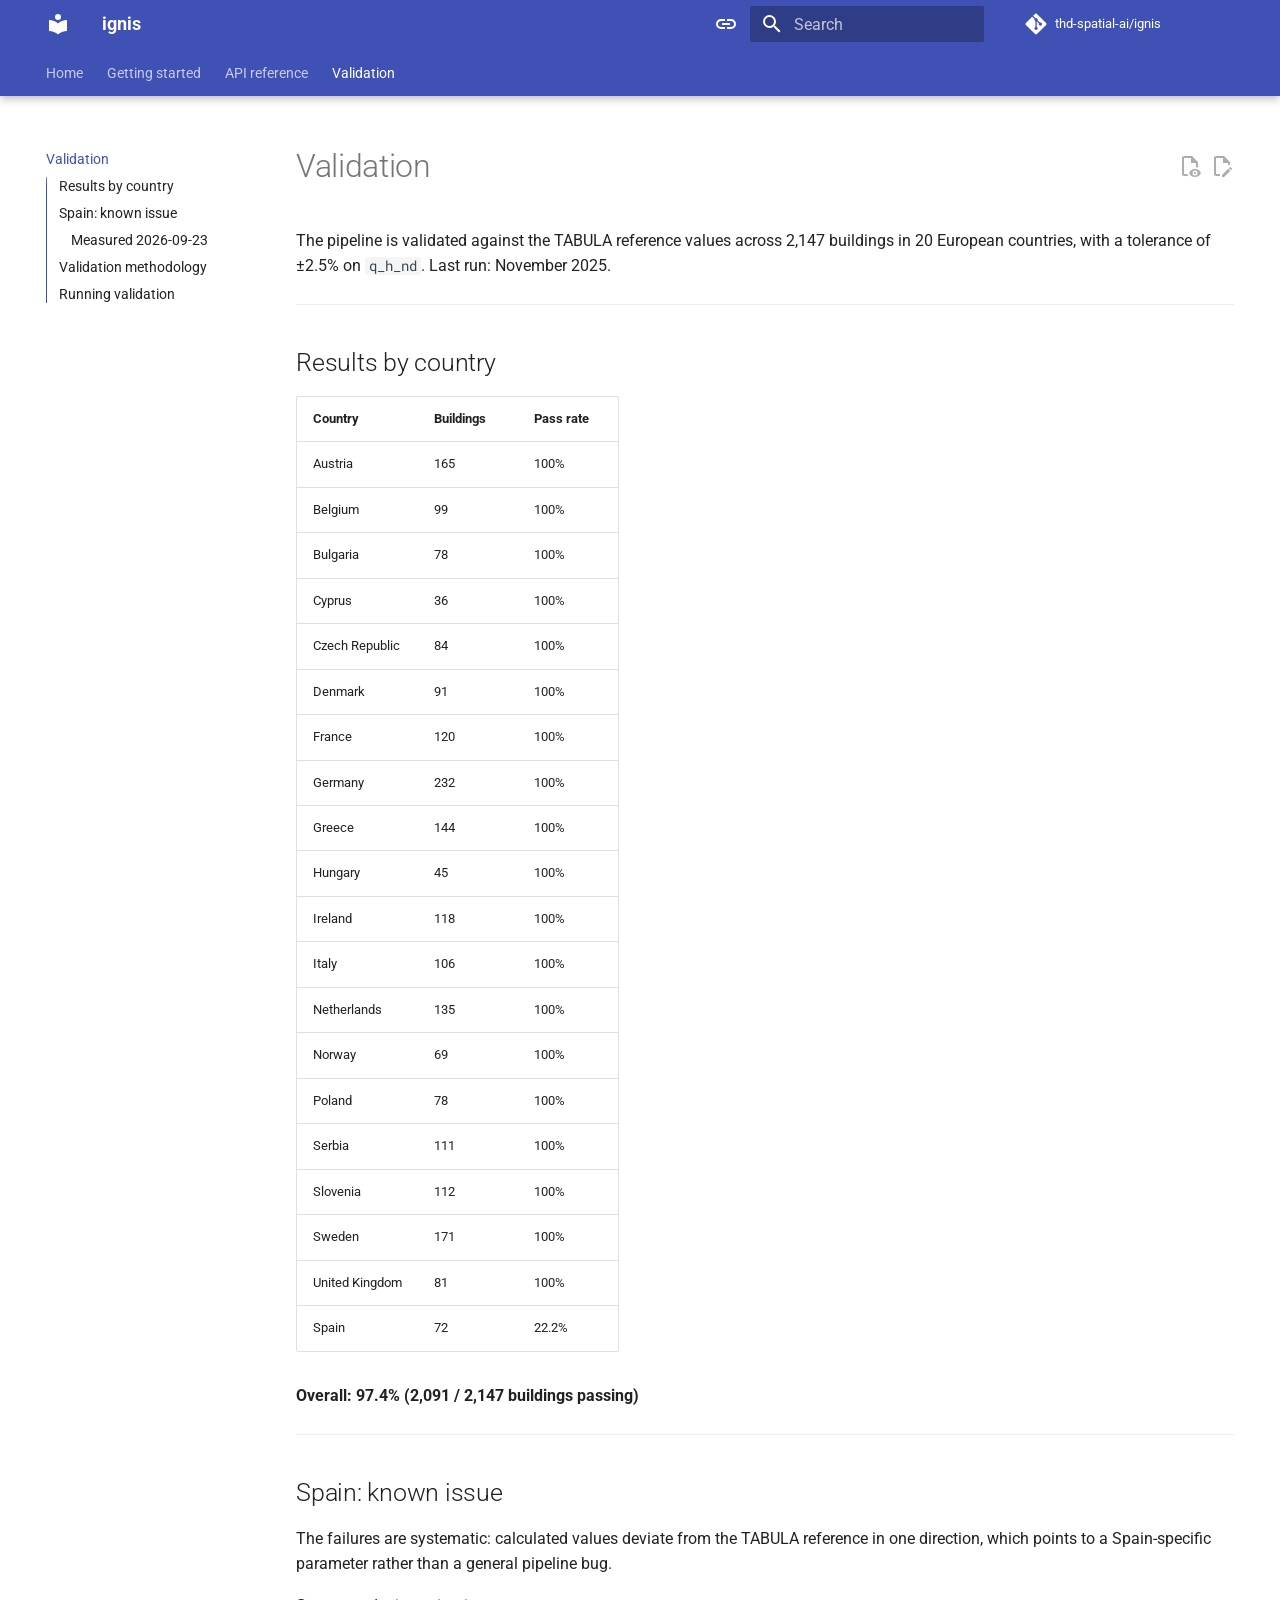
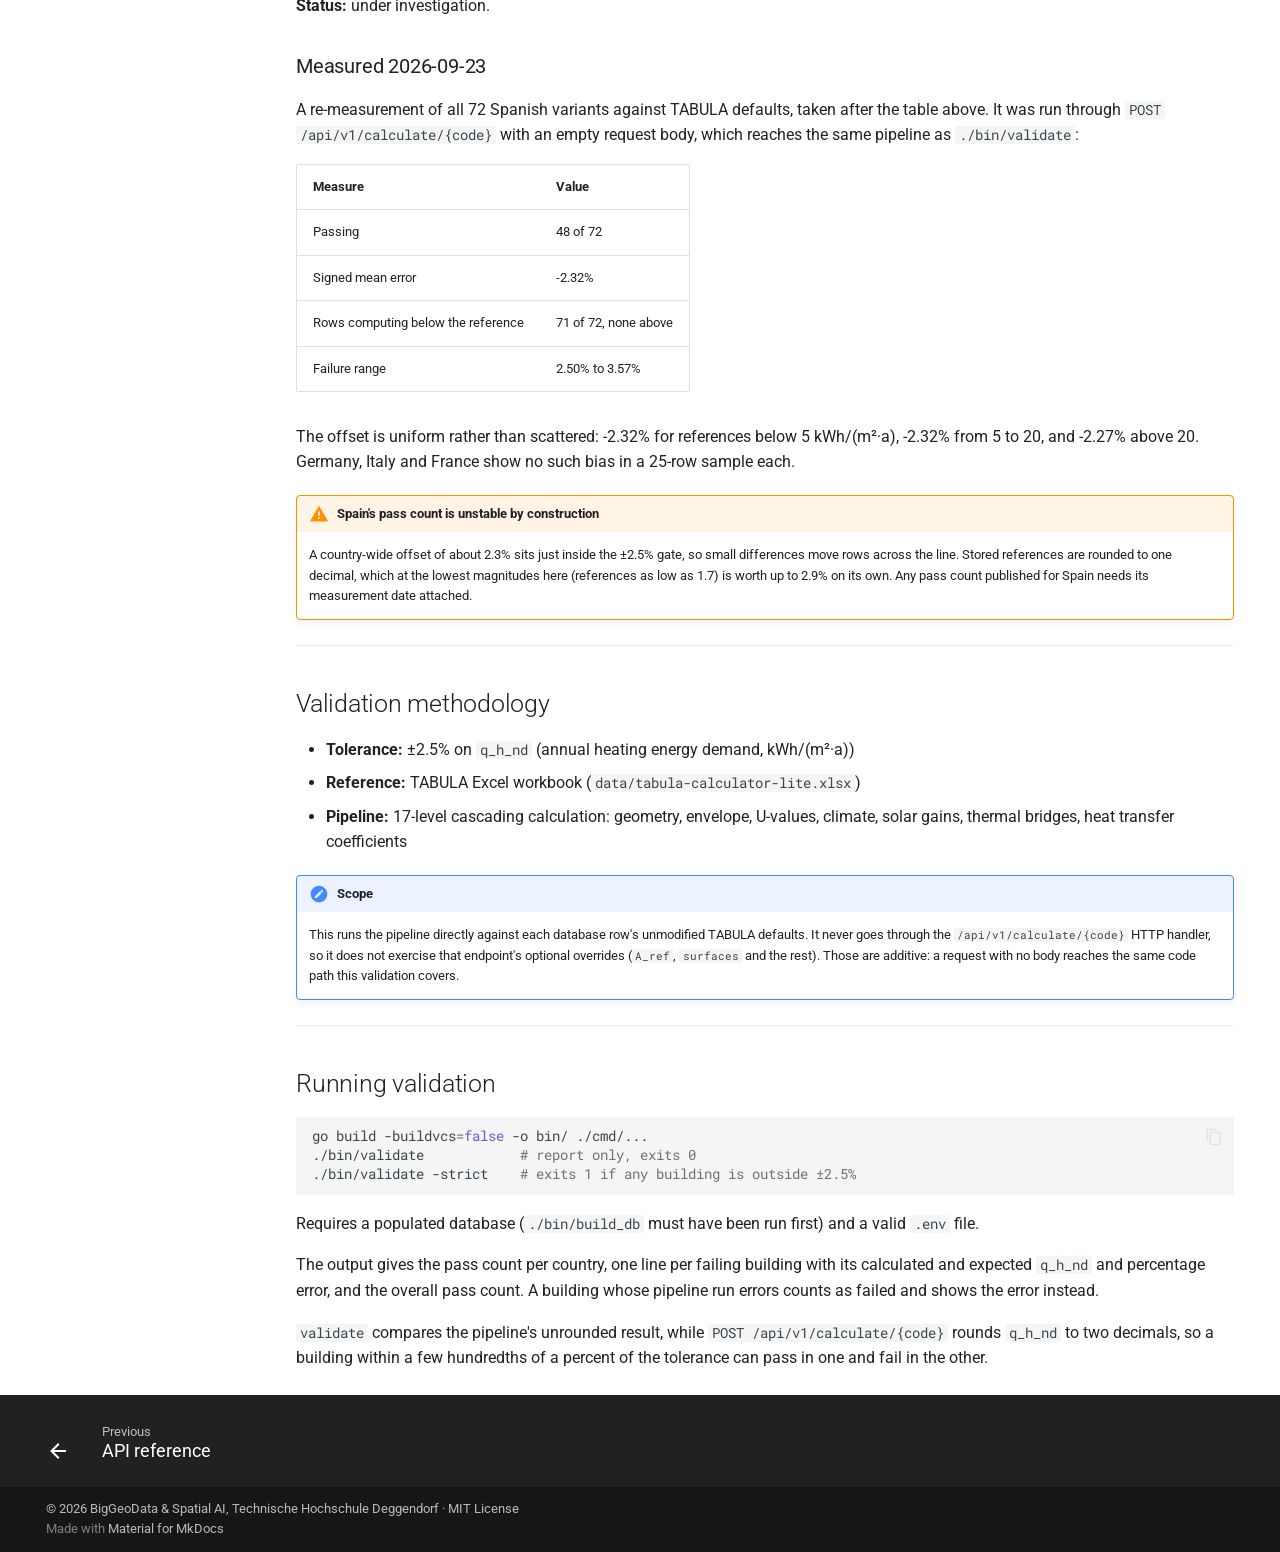
<file: validation/index.html>
<!doctype html>
<html lang="en" class="no-js">
  <head>
    
      <meta charset="utf-8">
      <meta name="viewport" content="width=device-width,initial-scale=1">
      
        <meta name="description" content="ignis: Heat Demand Calculation Pipeline for European building energy performance estimation.">
      
      
        <meta name="author" content="THD-Spatial-AI">
      
      
        <link rel="canonical" href="https://thd-spatial-ai.github.io/ignis/validation/">
      
      
        <link rel="prev" href="../api/">
      
      
      
        
      
      
      <link rel="icon" href="../assets/images/favicon.png">
      <meta name="generator" content="mkdocs-1.6.1, mkdocs-material-9.7.7">
    
    
      
        <title>Validation - ignis</title>
      
    
    
      <link rel="stylesheet" href="../assets/stylesheets/main.ec1eaa64.min.css">
      
        
        <link rel="stylesheet" href="../assets/stylesheets/palette.ab4e12ef.min.css">
      
      


    
    
      
    
    
      
        
        
        <link rel="preconnect" href="https://fonts.gstatic.com" crossorigin>
        <link rel="stylesheet" href="https://fonts.googleapis.com/css?family=Roboto:300,300i,400,400i,700,700i%7CRoboto+Mono:400,400i,700,700i&display=fallback">
        <style>:root{--md-text-font:"Roboto";--md-code-font:"Roboto Mono"}</style>
      
    
    
    <script>__md_scope=new URL("..",location),__md_hash=e=>[...e].reduce(((e,_)=>(e<<5)-e+_.charCodeAt(0)),0),__md_get=(e,_=localStorage,t=__md_scope)=>JSON.parse(_.getItem(t.pathname+"."+e)),__md_set=(e,_,t=localStorage,a=__md_scope)=>{try{t.setItem(a.pathname+"."+e,JSON.stringify(_))}catch(e){}}</script>
    
      

    
    
  </head>
  
  
    
    
      
    
    
    
    
    <body dir="ltr" data-md-color-scheme="default" data-md-color-primary="indigo" data-md-color-accent="indigo">
  
    
    <input class="md-toggle" data-md-toggle="drawer" type="checkbox" id="__drawer" autocomplete="off">
    <input class="md-toggle" data-md-toggle="search" type="checkbox" id="__search" autocomplete="off">
    <label class="md-overlay" for="__drawer"></label>
    <div data-md-component="skip">
      
        
        <a href="#validation" class="md-skip">
          Skip to content
        </a>
      
    </div>
    <div data-md-component="announce">
      
    </div>
    
    
      

  

<header class="md-header md-header--shadow md-header--lifted" data-md-component="header">
  <nav class="md-header__inner md-grid" aria-label="Header">
    <a href=".." title="ignis" class="md-header__button md-logo" aria-label="ignis" data-md-component="logo">
      
  
  <svg xmlns="http://www.w3.org/2000/svg" viewBox="0 0 24 24"><path d="M12 8a3 3 0 0 0 3-3 3 3 0 0 0-3-3 3 3 0 0 0-3 3 3 3 0 0 0 3 3m0 3.54C9.64 9.35 6.5 8 3 8v11c3.5 0 6.64 1.35 9 3.54 2.36-2.19 5.5-3.54 9-3.54V8c-3.5 0-6.64 1.35-9 3.54"/></svg>

    </a>
    <label class="md-header__button md-icon" for="__drawer">
      
      <svg xmlns="http://www.w3.org/2000/svg" viewBox="0 0 24 24"><path d="M3 6h18v2H3zm0 5h18v2H3zm0 5h18v2H3z"/></svg>
    </label>
    <div class="md-header__title" data-md-component="header-title">
      <div class="md-header__ellipsis">
        <div class="md-header__topic">
          <span class="md-ellipsis">
            ignis
          </span>
        </div>
        <div class="md-header__topic" data-md-component="header-topic">
          <span class="md-ellipsis">
            
              Validation
            
          </span>
        </div>
      </div>
    </div>
    
      
        <form class="md-header__option" data-md-component="palette">
  
    
    
    
    <input class="md-option" data-md-color-media="(prefers-color-scheme)" data-md-color-scheme="default" data-md-color-primary="indigo" data-md-color-accent="indigo"  aria-label="Switch to light mode"  type="radio" name="__palette" id="__palette_0">
    
      <label class="md-header__button md-icon" title="Switch to light mode" for="__palette_1" hidden>
        <svg xmlns="http://www.w3.org/2000/svg" viewBox="0 0 24 24"><path d="M3.9 12c0-1.71 1.39-3.1 3.1-3.1h4V7H7a5 5 0 0 0-5 5 5 5 0 0 0 5 5h4v-1.9H7c-1.71 0-3.1-1.39-3.1-3.1M8 13h8v-2H8zm9-6h-4v1.9h4c1.71 0 3.1 1.39 3.1 3.1s-1.39 3.1-3.1 3.1h-4V17h4a5 5 0 0 0 5-5 5 5 0 0 0-5-5"/></svg>
      </label>
    
  
    
    
    
    <input class="md-option" data-md-color-media="(prefers-color-scheme: light)" data-md-color-scheme="default" data-md-color-primary="indigo" data-md-color-accent="indigo"  aria-label="Switch to dark mode"  type="radio" name="__palette" id="__palette_1">
    
      <label class="md-header__button md-icon" title="Switch to dark mode" for="__palette_2" hidden>
        <svg xmlns="http://www.w3.org/2000/svg" viewBox="0 0 24 24"><path d="M17 7H7a5 5 0 0 0-5 5 5 5 0 0 0 5 5h10a5 5 0 0 0 5-5 5 5 0 0 0-5-5m0 8a3 3 0 0 1-3-3 3 3 0 0 1 3-3 3 3 0 0 1 3 3 3 3 0 0 1-3 3"/></svg>
      </label>
    
  
    
    
    
    <input class="md-option" data-md-color-media="(prefers-color-scheme: dark)" data-md-color-scheme="slate" data-md-color-primary="black" data-md-color-accent="indigo"  aria-label="Switch to system preference"  type="radio" name="__palette" id="__palette_2">
    
      <label class="md-header__button md-icon" title="Switch to system preference" for="__palette_0" hidden>
        <svg xmlns="http://www.w3.org/2000/svg" viewBox="0 0 24 24"><path d="M17 7H7a5 5 0 0 0-5 5 5 5 0 0 0 5 5h10a5 5 0 0 0 5-5 5 5 0 0 0-5-5M7 15a3 3 0 0 1-3-3 3 3 0 0 1 3-3 3 3 0 0 1 3 3 3 3 0 0 1-3 3"/></svg>
      </label>
    
  
</form>
      
    
    
      <script>var palette=__md_get("__palette");if(palette&&palette.color){if("(prefers-color-scheme)"===palette.color.media){var media=matchMedia("(prefers-color-scheme: light)"),input=document.querySelector(media.matches?"[data-md-color-media='(prefers-color-scheme: light)']":"[data-md-color-media='(prefers-color-scheme: dark)']");palette.color.media=input.getAttribute("data-md-color-media"),palette.color.scheme=input.getAttribute("data-md-color-scheme"),palette.color.primary=input.getAttribute("data-md-color-primary"),palette.color.accent=input.getAttribute("data-md-color-accent")}for(var[key,value]of Object.entries(palette.color))document.body.setAttribute("data-md-color-"+key,value)}</script>
    
    
    
      
      
        <label class="md-header__button md-icon" for="__search">
          
          <svg xmlns="http://www.w3.org/2000/svg" viewBox="0 0 24 24"><path d="M9.5 3A6.5 6.5 0 0 1 16 9.5c0 1.61-.59 3.09-1.56 4.23l.27.27h.79l5 5-1.5 1.5-5-5v-.79l-.27-.27A6.52 6.52 0 0 1 9.5 16 6.5 6.5 0 0 1 3 9.5 6.5 6.5 0 0 1 9.5 3m0 2C7 5 5 7 5 9.5S7 14 9.5 14 14 12 14 9.5 12 5 9.5 5"/></svg>
        </label>
        <div class="md-search" data-md-component="search" role="dialog">
  <label class="md-search__overlay" for="__search"></label>
  <div class="md-search__inner" role="search">
    <form class="md-search__form" name="search">
      <input type="text" class="md-search__input" name="query" aria-label="Search" placeholder="Search" autocapitalize="off" autocorrect="off" autocomplete="off" spellcheck="false" data-md-component="search-query" required>
      <label class="md-search__icon md-icon" for="__search">
        
        <svg xmlns="http://www.w3.org/2000/svg" viewBox="0 0 24 24"><path d="M9.5 3A6.5 6.5 0 0 1 16 9.5c0 1.61-.59 3.09-1.56 4.23l.27.27h.79l5 5-1.5 1.5-5-5v-.79l-.27-.27A6.52 6.52 0 0 1 9.5 16 6.5 6.5 0 0 1 3 9.5 6.5 6.5 0 0 1 9.5 3m0 2C7 5 5 7 5 9.5S7 14 9.5 14 14 12 14 9.5 12 5 9.5 5"/></svg>
        
        <svg xmlns="http://www.w3.org/2000/svg" viewBox="0 0 24 24"><path d="M20 11v2H8l5.5 5.5-1.42 1.42L4.16 12l7.92-7.92L13.5 5.5 8 11z"/></svg>
      </label>
      <nav class="md-search__options" aria-label="Search">
        
          <a href="javascript:void(0)" class="md-search__icon md-icon" title="Share" aria-label="Share" data-clipboard data-clipboard-text="" data-md-component="search-share" tabindex="-1">
            
            <svg xmlns="http://www.w3.org/2000/svg" viewBox="0 0 24 24"><path d="M18 16.08c-.76 0-1.44.3-1.96.77L8.91 12.7c.05-.23.09-.46.09-.7s-.04-.47-.09-.7l7.05-4.11c.54.5 1.25.81 2.04.81a3 3 0 0 0 3-3 3 3 0 0 0-3-3 3 3 0 0 0-3 3c0 .24.04.47.09.7L8.04 9.81C7.5 9.31 6.79 9 6 9a3 3 0 0 0-3 3 3 3 0 0 0 3 3c.79 0 1.5-.31 2.04-.81l7.12 4.15c-.05.21-.08.43-.08.66 0 1.61 1.31 2.91 2.92 2.91s2.92-1.3 2.92-2.91A2.92 2.92 0 0 0 18 16.08"/></svg>
          </a>
        
        <button type="reset" class="md-search__icon md-icon" title="Clear" aria-label="Clear" tabindex="-1">
          
          <svg xmlns="http://www.w3.org/2000/svg" viewBox="0 0 24 24"><path d="M19 6.41 17.59 5 12 10.59 6.41 5 5 6.41 10.59 12 5 17.59 6.41 19 12 13.41 17.59 19 19 17.59 13.41 12z"/></svg>
        </button>
      </nav>
      
        <div class="md-search__suggest" data-md-component="search-suggest"></div>
      
    </form>
    <div class="md-search__output">
      <div class="md-search__scrollwrap" tabindex="0" data-md-scrollfix>
        <div class="md-search-result" data-md-component="search-result">
          <div class="md-search-result__meta">
            Initializing search
          </div>
          <ol class="md-search-result__list" role="presentation"></ol>
        </div>
      </div>
    </div>
  </div>
</div>
      
    
    
      <div class="md-header__source">
        <a href="https://github.com/thd-spatial-ai/ignis" title="Go to repository" class="md-source" data-md-component="source">
  <div class="md-source__icon md-icon">
    
    <svg xmlns="http://www.w3.org/2000/svg" viewBox="0 0 448 512"><!--! Font Awesome Free 7.1.0 by @fontawesome - https://fontawesome.com License - https://fontawesome.com/license/free (Icons: CC BY 4.0, Fonts: SIL OFL 1.1, Code: MIT License) Copyright 2025 Fonticons, Inc.--><path d="M439.6 236.1 244 40.5c-5.4-5.5-12.8-8.5-20.4-8.5s-15 3-20.4 8.4L162.5 81l51.5 51.5c27.1-9.1 52.7 16.8 43.4 43.7l49.7 49.7c34.2-11.8 61.2 31 35.5 56.7-26.5 26.5-70.2-2.9-56-37.3L240.3 199v121.9c25.3 12.5 22.3 41.8 9.1 55-6.4 6.4-15.2 10.1-24.3 10.1s-17.8-3.6-24.3-10.1c-17.6-17.6-11.1-46.9 11.2-56v-123c-20.8-8.5-24.6-30.7-18.6-45L142.6 101 8.5 235.1C3 240.6 0 247.9 0 255.5s3 15 8.5 20.4l195.6 195.7c5.4 5.4 12.7 8.4 20.4 8.4s15-3 20.4-8.4l194.7-194.7c5.4-5.4 8.4-12.8 8.4-20.4s-3-15-8.4-20.4"/></svg>
  </div>
  <div class="md-source__repository">
    thd-spatial-ai/ignis
  </div>
</a>
      </div>
    
  </nav>
  
    
      
<nav class="md-tabs" aria-label="Tabs" data-md-component="tabs">
  <div class="md-grid">
    <ul class="md-tabs__list">
      
        
  
  
  
  
    <li class="md-tabs__item">
      <a href=".." class="md-tabs__link">
        
  
  
    
  
  Home

      </a>
    </li>
  

      
        
  
  
  
  
    <li class="md-tabs__item">
      <a href="../getting-started/" class="md-tabs__link">
        
  
  
    
  
  Getting started

      </a>
    </li>
  

      
        
  
  
  
  
    <li class="md-tabs__item">
      <a href="../api/" class="md-tabs__link">
        
  
  
    
  
  API reference

      </a>
    </li>
  

      
        
  
  
  
    
  
  
    <li class="md-tabs__item md-tabs__item--active">
      <a href="./" class="md-tabs__link">
        
  
  
    
  
  Validation

      </a>
    </li>
  

      
    </ul>
  </div>
</nav>
    
  
</header>
    
    <div class="md-container" data-md-component="container">
      
      
        
      
      <main class="md-main" data-md-component="main">
        <div class="md-main__inner md-grid">
          
            
              
              <div class="md-sidebar md-sidebar--primary" data-md-component="sidebar" data-md-type="navigation" >
                <div class="md-sidebar__scrollwrap">
                  <div class="md-sidebar__inner">
                    


  


  

<nav class="md-nav md-nav--primary md-nav--lifted md-nav--integrated" aria-label="Navigation" data-md-level="0">
  <label class="md-nav__title" for="__drawer">
    <a href=".." title="ignis" class="md-nav__button md-logo" aria-label="ignis" data-md-component="logo">
      
  
  <svg xmlns="http://www.w3.org/2000/svg" viewBox="0 0 24 24"><path d="M12 8a3 3 0 0 0 3-3 3 3 0 0 0-3-3 3 3 0 0 0-3 3 3 3 0 0 0 3 3m0 3.54C9.64 9.35 6.5 8 3 8v11c3.5 0 6.64 1.35 9 3.54 2.36-2.19 5.5-3.54 9-3.54V8c-3.5 0-6.64 1.35-9 3.54"/></svg>

    </a>
    ignis
  </label>
  
    <div class="md-nav__source">
      <a href="https://github.com/thd-spatial-ai/ignis" title="Go to repository" class="md-source" data-md-component="source">
  <div class="md-source__icon md-icon">
    
    <svg xmlns="http://www.w3.org/2000/svg" viewBox="0 0 448 512"><!--! Font Awesome Free 7.1.0 by @fontawesome - https://fontawesome.com License - https://fontawesome.com/license/free (Icons: CC BY 4.0, Fonts: SIL OFL 1.1, Code: MIT License) Copyright 2025 Fonticons, Inc.--><path d="M439.6 236.1 244 40.5c-5.4-5.5-12.8-8.5-20.4-8.5s-15 3-20.4 8.4L162.5 81l51.5 51.5c27.1-9.1 52.7 16.8 43.4 43.7l49.7 49.7c34.2-11.8 61.2 31 35.5 56.7-26.5 26.5-70.2-2.9-56-37.3L240.3 199v121.9c25.3 12.5 22.3 41.8 9.1 55-6.4 6.4-15.2 10.1-24.3 10.1s-17.8-3.6-24.3-10.1c-17.6-17.6-11.1-46.9 11.2-56v-123c-20.8-8.5-24.6-30.7-18.6-45L142.6 101 8.5 235.1C3 240.6 0 247.9 0 255.5s3 15 8.5 20.4l195.6 195.7c5.4 5.4 12.7 8.4 20.4 8.4s15-3 20.4-8.4l194.7-194.7c5.4-5.4 8.4-12.8 8.4-20.4s-3-15-8.4-20.4"/></svg>
  </div>
  <div class="md-source__repository">
    thd-spatial-ai/ignis
  </div>
</a>
    </div>
  
  <ul class="md-nav__list" data-md-scrollfix>
    
      
      
  
  
  
  
    <li class="md-nav__item">
      <a href=".." class="md-nav__link">
        
  
  
  <span class="md-ellipsis">
    
  
    Home
  

    
  </span>
  
  

      </a>
    </li>
  

    
      
      
  
  
  
  
    <li class="md-nav__item">
      <a href="../getting-started/" class="md-nav__link">
        
  
  
  <span class="md-ellipsis">
    
  
    Getting started
  

    
  </span>
  
  

      </a>
    </li>
  

    
      
      
  
  
  
  
    <li class="md-nav__item">
      <a href="../api/" class="md-nav__link">
        
  
  
  <span class="md-ellipsis">
    
  
    API reference
  

    
  </span>
  
  

      </a>
    </li>
  

    
      
      
  
  
    
  
  
  
    <li class="md-nav__item md-nav__item--active">
      
      <input class="md-nav__toggle md-toggle" type="checkbox" id="__toc">
      
      
        
      
      
        <label class="md-nav__link md-nav__link--active" for="__toc">
          
  
  
  <span class="md-ellipsis">
    
  
    Validation
  

    
  </span>
  
  

          <span class="md-nav__icon md-icon"></span>
        </label>
      
      <a href="./" class="md-nav__link md-nav__link--active">
        
  
  
  <span class="md-ellipsis">
    
  
    Validation
  

    
  </span>
  
  

      </a>
      
        

<nav class="md-nav md-nav--secondary" aria-label="Table of contents">
  
  
  
    
  
  
    <label class="md-nav__title" for="__toc">
      <span class="md-nav__icon md-icon"></span>
      Table of contents
    </label>
    <ul class="md-nav__list" data-md-component="toc" data-md-scrollfix>
      
        <li class="md-nav__item">
  <a href="#results-by-country" class="md-nav__link">
    <span class="md-ellipsis">
      
        Results by country
      
    </span>
  </a>
  
</li>
      
        <li class="md-nav__item">
  <a href="#spain-known-issue" class="md-nav__link">
    <span class="md-ellipsis">
      
        Spain: known issue
      
    </span>
  </a>
  
    <nav class="md-nav" aria-label="Spain: known issue">
      <ul class="md-nav__list">
        
          <li class="md-nav__item">
  <a href="#measured-2026-09-23" class="md-nav__link">
    <span class="md-ellipsis">
      
        Measured 2026-09-23
      
    </span>
  </a>
  
</li>
        
      </ul>
    </nav>
  
</li>
      
        <li class="md-nav__item">
  <a href="#validation-methodology" class="md-nav__link">
    <span class="md-ellipsis">
      
        Validation methodology
      
    </span>
  </a>
  
</li>
      
        <li class="md-nav__item">
  <a href="#running-validation" class="md-nav__link">
    <span class="md-ellipsis">
      
        Running validation
      
    </span>
  </a>
  
</li>
      
    </ul>
  
</nav>
      
    </li>
  

    
  </ul>
</nav>
                  </div>
                </div>
              </div>
            
            
          
          
            <div class="md-content" data-md-component="content">
              
                



  


              
              <article class="md-content__inner md-typeset">
                
                  


  
    <a href="https://github.com/thd-spatial-ai/ignis/edit/main/docs/validation.md" title="Edit this page" class="md-content__button md-icon" rel="edit">
      
      <svg xmlns="http://www.w3.org/2000/svg" viewBox="0 0 24 24"><path d="M10 20H6V4h7v5h5v3.1l2-2V8l-6-6H6c-1.1 0-2 .9-2 2v16c0 1.1.9 2 2 2h4zm10.2-7c.1 0 .3.1.4.2l1.3 1.3c.2.2.2.6 0 .8l-1 1-2.1-2.1 1-1c.1-.1.2-.2.4-.2m0 3.9L14.1 23H12v-2.1l6.1-6.1z"/></svg>
    </a>
  
  
    
      
    
    <a href="https://github.com/thd-spatial-ai/ignis/raw/main/docs/validation.md" title="View source of this page" class="md-content__button md-icon">
      
      <svg xmlns="http://www.w3.org/2000/svg" viewBox="0 0 24 24"><path d="M17 18c.56 0 1 .44 1 1s-.44 1-1 1-1-.44-1-1 .44-1 1-1m0-3c-2.73 0-5.06 1.66-6 4 .94 2.34 3.27 4 6 4s5.06-1.66 6-4c-.94-2.34-3.27-4-6-4m0 6.5a2.5 2.5 0 0 1-2.5-2.5 2.5 2.5 0 0 1 2.5-2.5 2.5 2.5 0 0 1 2.5 2.5 2.5 2.5 0 0 1-2.5 2.5M9.27 20H6V4h7v5h5v4.07c.7.08 1.36.25 2 .49V8l-6-6H6a2 2 0 0 0-2 2v16a2 2 0 0 0 2 2h4.5a8.2 8.2 0 0 1-1.23-2"/></svg>
    </a>
  


<h1 id="validation">Validation<a class="headerlink" href="#validation" title="Permanent link">&para;</a></h1>
<p>The pipeline is validated against the TABULA reference values across 2,147 buildings in 20 European countries, with a tolerance of ±2.5% on <code>q_h_nd</code>. Last run: November 2025.</p>
<hr />
<h2 id="results-by-country">Results by country<a class="headerlink" href="#results-by-country" title="Permanent link">&para;</a></h2>
<table>
<thead>
<tr>
<th>Country</th>
<th>Buildings</th>
<th>Pass rate</th>
</tr>
</thead>
<tbody>
<tr>
<td>Austria</td>
<td>165</td>
<td>100%</td>
</tr>
<tr>
<td>Belgium</td>
<td>99</td>
<td>100%</td>
</tr>
<tr>
<td>Bulgaria</td>
<td>78</td>
<td>100%</td>
</tr>
<tr>
<td>Cyprus</td>
<td>36</td>
<td>100%</td>
</tr>
<tr>
<td>Czech Republic</td>
<td>84</td>
<td>100%</td>
</tr>
<tr>
<td>Denmark</td>
<td>91</td>
<td>100%</td>
</tr>
<tr>
<td>France</td>
<td>120</td>
<td>100%</td>
</tr>
<tr>
<td>Germany</td>
<td>232</td>
<td>100%</td>
</tr>
<tr>
<td>Greece</td>
<td>144</td>
<td>100%</td>
</tr>
<tr>
<td>Hungary</td>
<td>45</td>
<td>100%</td>
</tr>
<tr>
<td>Ireland</td>
<td>118</td>
<td>100%</td>
</tr>
<tr>
<td>Italy</td>
<td>106</td>
<td>100%</td>
</tr>
<tr>
<td>Netherlands</td>
<td>135</td>
<td>100%</td>
</tr>
<tr>
<td>Norway</td>
<td>69</td>
<td>100%</td>
</tr>
<tr>
<td>Poland</td>
<td>78</td>
<td>100%</td>
</tr>
<tr>
<td>Serbia</td>
<td>111</td>
<td>100%</td>
</tr>
<tr>
<td>Slovenia</td>
<td>112</td>
<td>100%</td>
</tr>
<tr>
<td>Sweden</td>
<td>171</td>
<td>100%</td>
</tr>
<tr>
<td>United Kingdom</td>
<td>81</td>
<td>100%</td>
</tr>
<tr>
<td>Spain</td>
<td>72</td>
<td>22.2%</td>
</tr>
</tbody>
</table>
<p><strong>Overall: 97.4% (2,091 / 2,147 buildings passing)</strong></p>
<hr />
<h2 id="spain-known-issue">Spain: known issue<a class="headerlink" href="#spain-known-issue" title="Permanent link">&para;</a></h2>
<p>The failures are systematic: calculated values deviate from the TABULA reference in one direction, which points to a Spain-specific parameter rather than a general pipeline bug.</p>
<p><strong>Status:</strong> under investigation.</p>
<h3 id="measured-2026-09-23">Measured 2026-09-23<a class="headerlink" href="#measured-2026-09-23" title="Permanent link">&para;</a></h3>
<p>A re-measurement of all 72 Spanish variants against TABULA defaults, taken after the table above. It was run through <code>POST /api/v1/calculate/{code}</code> with an empty request body, which reaches the same pipeline as <code>./bin/validate</code>:</p>
<table>
<thead>
<tr>
<th>Measure</th>
<th>Value</th>
</tr>
</thead>
<tbody>
<tr>
<td>Passing</td>
<td>48 of 72</td>
</tr>
<tr>
<td>Signed mean error</td>
<td>-2.32%</td>
</tr>
<tr>
<td>Rows computing below the reference</td>
<td>71 of 72, none above</td>
</tr>
<tr>
<td>Failure range</td>
<td>2.50% to 3.57%</td>
</tr>
</tbody>
</table>
<p>The offset is uniform rather than scattered: -2.32% for references below 5 kWh/(m²·a), -2.32% from 5 to 20, and -2.27% above 20. Germany, Italy and France show no such bias in a 25-row sample each.</p>
<div class="admonition warning">
<p class="admonition-title">Spain's pass count is unstable by construction</p>
<p>A country-wide offset of about 2.3% sits just inside the ±2.5% gate, so small differences move rows across the line. Stored references are rounded to one decimal, which at the lowest magnitudes here (references as low as 1.7) is worth up to 2.9% on its own. Any pass count published for Spain needs its measurement date attached.</p>
</div>
<hr />
<h2 id="validation-methodology">Validation methodology<a class="headerlink" href="#validation-methodology" title="Permanent link">&para;</a></h2>
<ul>
<li><strong>Tolerance:</strong> ±2.5% on <code>q_h_nd</code> (annual heating energy demand, kWh/(m²·a))</li>
<li><strong>Reference:</strong> TABULA Excel workbook (<code>data/tabula-calculator-lite.xlsx</code>)</li>
<li><strong>Pipeline:</strong> 17-level cascading calculation: geometry, envelope, U-values, climate, solar gains, thermal bridges, heat transfer coefficients</li>
</ul>
<div class="admonition note">
<p class="admonition-title">Scope</p>
<p>This runs the pipeline directly against each database row's unmodified
TABULA defaults. It never goes through the <code>/api/v1/calculate/{code}</code>
HTTP handler, so it does not exercise that endpoint's optional overrides
(<code>A_ref</code>, <code>surfaces</code> and the rest). Those are additive: a request with no
body reaches the same code path this validation covers.</p>
</div>
<hr />
<h2 id="running-validation">Running validation<a class="headerlink" href="#running-validation" title="Permanent link">&para;</a></h2>
<div class="language-bash highlight"><pre><span></span><code><span id="__span-0-1"><a id="__codelineno-0-1" name="__codelineno-0-1" href="#__codelineno-0-1"></a>go<span class="w"> </span>build<span class="w"> </span>-buildvcs<span class="o">=</span><span class="nb">false</span><span class="w"> </span>-o<span class="w"> </span>bin/<span class="w"> </span>./cmd/...
</span><span id="__span-0-2"><a id="__codelineno-0-2" name="__codelineno-0-2" href="#__codelineno-0-2"></a>./bin/validate<span class="w">            </span><span class="c1"># report only, exits 0</span>
</span><span id="__span-0-3"><a id="__codelineno-0-3" name="__codelineno-0-3" href="#__codelineno-0-3"></a>./bin/validate<span class="w"> </span>-strict<span class="w">    </span><span class="c1"># exits 1 if any building is outside ±2.5%</span>
</span></code></pre></div>
<p>Requires a populated database (<code>./bin/build_db</code> must have been run first) and a valid <code>.env</code> file.</p>
<p>The output gives the pass count per country, one line per failing building with its calculated and expected <code>q_h_nd</code> and percentage error, and the overall pass count. A building whose pipeline run errors counts as failed and shows the error instead.</p>
<p><code>validate</code> compares the pipeline's unrounded result, while <code>POST /api/v1/calculate/{code}</code> rounds <code>q_h_nd</code> to two decimals, so a building within a few hundredths of a percent of the tolerance can pass in one and fail in the other.</p>







  
  






                
              </article>
            </div>
          
          
<script>var target=document.getElementById(location.hash.slice(1));target&&target.name&&(target.checked=target.name.startsWith("__tabbed_"))</script>
        </div>
        
          <button type="button" class="md-top md-icon" data-md-component="top" hidden>
  
  <svg xmlns="http://www.w3.org/2000/svg" viewBox="0 0 24 24"><path d="M13 20h-2V8l-5.5 5.5-1.42-1.42L12 4.16l7.92 7.92-1.42 1.42L13 8z"/></svg>
  Back to top
</button>
        
      </main>
      
        <footer class="md-footer">
  
    
      
      <nav class="md-footer__inner md-grid" aria-label="Footer" >
        
          
          <a href="../api/" class="md-footer__link md-footer__link--prev" aria-label="Previous: API reference">
            <div class="md-footer__button md-icon">
              
              <svg xmlns="http://www.w3.org/2000/svg" viewBox="0 0 24 24"><path d="M20 11v2H8l5.5 5.5-1.42 1.42L4.16 12l7.92-7.92L13.5 5.5 8 11z"/></svg>
            </div>
            <div class="md-footer__title">
              <span class="md-footer__direction">
                Previous
              </span>
              <div class="md-ellipsis">
                API reference
              </div>
            </div>
          </a>
        
        
      </nav>
    
  
  <div class="md-footer-meta md-typeset">
    <div class="md-footer-meta__inner md-grid">
      <div class="md-copyright">
  
    <div class="md-copyright__highlight">
      &copy; 2026 <a href="https://github.com/THD-Spatial-AI" target="_blank" rel="noopener">BigGeoData & Spatial AI, Technische Hochschule Deggendorf</a> · MIT License

    </div>
  
  
    Made with
    <a href="https://squidfunk.github.io/mkdocs-material/" target="_blank" rel="noopener">
      Material for MkDocs
    </a>
  
</div>
      
    </div>
  </div>
</footer>
      
    </div>
    <div class="md-dialog" data-md-component="dialog">
      <div class="md-dialog__inner md-typeset"></div>
    </div>
    
    
    
      
      
      <script id="__config" type="application/json">{"annotate": null, "base": "..", "features": ["announce.dismiss", "content.action.edit", "content.action.view", "content.code.annotate", "content.code.copy", "content.tooltips", "navigation.expand", "navigation.footer", "navigation.indexes", "navigation.instant", "navigation.tabs", "navigation.tabs.sticky", "navigation.top", "navigation.path", "navigation.tracking", "navigation.sections", "search.highlight", "search.share", "search.suggest", "toc.follow", "toc.integrate"], "search": "../assets/javascripts/workers/search.2c215733.min.js", "tags": null, "translations": {"clipboard.copied": "Copied to clipboard", "clipboard.copy": "Copy to clipboard", "search.result.more.one": "1 more on this page", "search.result.more.other": "# more on this page", "search.result.none": "No matching documents", "search.result.one": "1 matching document", "search.result.other": "# matching documents", "search.result.placeholder": "Type to start searching", "search.result.term.missing": "Missing", "select.version": "Select version"}, "version": null}</script>
    
    
      <script src="../assets/javascripts/bundle.d7400e89.min.js"></script>
      
    
  </body>
</html>
</file>
<file: assets/stylesheets/main.ec1eaa64.min.css>
@charset "UTF-8";html{-webkit-text-size-adjust:none;-moz-text-size-adjust:none;text-size-adjust:none;box-sizing:border-box}*,:after,:before{box-sizing:inherit}@media (prefers-reduced-motion){*,:after,:before{transition:none!important}}body{margin:0}a,button,input,label{-webkit-tap-highlight-color:transparent}a{color:inherit;text-decoration:none}hr{border:0;box-sizing:initial;display:block;height:.05rem;overflow:visible;padding:0}small{font-size:80%}sub,sup{line-height:1em}img{border-style:none}table{border-collapse:initial;border-spacing:0}td,th{font-weight:400;vertical-align:top}button{background:#0000;border:0;font-family:inherit;font-size:inherit;margin:0;padding:0}input{border:0;outline:none}:root{--md-primary-fg-color:#4051b5;--md-primary-fg-color--light:#5d6cc0;--md-primary-fg-color--dark:#303fa1;--md-primary-bg-color:#fff;--md-primary-bg-color--light:#ffffffb3;--md-accent-fg-color:#526cfe;--md-accent-fg-color--transparent:#526cfe1a;--md-accent-bg-color:#fff;--md-accent-bg-color--light:#ffffffb3}[data-md-color-scheme=default]{color-scheme:light}[data-md-color-scheme=default] img[src$="#gh-dark-mode-only"],[data-md-color-scheme=default] img[src$="#only-dark"]{display:none}:root,[data-md-color-scheme=default]{--md-hue:225deg;--md-default-fg-color:#000000de;--md-default-fg-color--light:#0000008a;--md-default-fg-color--lighter:#00000052;--md-default-fg-color--lightest:#00000012;--md-default-bg-color:#fff;--md-default-bg-color--light:#ffffffb3;--md-default-bg-color--lighter:#ffffff4d;--md-default-bg-color--lightest:#ffffff1f;--md-code-fg-color:#36464e;--md-code-bg-color:#f5f5f5;--md-code-bg-color--light:#f5f5f5b3;--md-code-bg-color--lighter:#f5f5f54d;--md-code-hl-color:#4287ff;--md-code-hl-color--light:#4287ff1a;--md-code-hl-number-color:#d52a2a;--md-code-hl-special-color:#db1457;--md-code-hl-function-color:#a846b9;--md-code-hl-constant-color:#6e59d9;--md-code-hl-keyword-color:#3f6ec6;--md-code-hl-string-color:#1c7d4d;--md-code-hl-name-color:var(--md-code-fg-color);--md-code-hl-operator-color:var(--md-default-fg-color--light);--md-code-hl-punctuation-color:var(--md-default-fg-color--light);--md-code-hl-comment-color:var(--md-default-fg-color--light);--md-code-hl-generic-color:var(--md-default-fg-color--light);--md-code-hl-variable-color:var(--md-default-fg-color--light);--md-typeset-color:var(--md-default-fg-color);--md-typeset-a-color:var(--md-primary-fg-color);--md-typeset-del-color:#f5503d26;--md-typeset-ins-color:#0bd57026;--md-typeset-kbd-color:#fafafa;--md-typeset-kbd-accent-color:#fff;--md-typeset-kbd-border-color:#b8b8b8;--md-typeset-mark-color:#ffff0080;--md-typeset-table-color:#0000001f;--md-typeset-table-color--light:rgba(0,0,0,.035);--md-admonition-fg-color:var(--md-default-fg-color);--md-admonition-bg-color:var(--md-default-bg-color);--md-warning-fg-color:#000000de;--md-warning-bg-color:#ff9;--md-footer-fg-color:#fff;--md-footer-fg-color--light:#ffffffb3;--md-footer-fg-color--lighter:#ffffff73;--md-footer-bg-color:#000000de;--md-footer-bg-color--dark:#00000052;--md-shadow-z1:0 0.2rem 0.5rem #0000000d,0 0 0.05rem #0000001a;--md-shadow-z2:0 0.2rem 0.5rem #0000001a,0 0 0.05rem #00000040;--md-shadow-z3:0 0.2rem 0.5rem #0003,0 0 0.05rem #00000059}.md-icon svg{fill:currentcolor;display:block;height:1.2rem;width:1.2rem}body{-webkit-font-smoothing:antialiased;-moz-osx-font-smoothing:grayscale;--md-text-font-family:var(--md-text-font,_),-apple-system,BlinkMacSystemFont,Helvetica,Arial,sans-serif;--md-code-font-family:var(--md-code-font,_),SFMono-Regular,Consolas,Menlo,monospace}aside,body,input{font-feature-settings:"kern","liga";color:var(--md-typeset-color);font-family:var(--md-text-font-family)}code,kbd,pre{font-feature-settings:"kern";font-family:var(--md-code-font-family)}:root{--md-typeset-table-sort-icon:url('data:image/svg+xml;charset=utf-8,<svg xmlns="http://www.w3.org/2000/svg" viewBox="0 0 24 24"><path d="m18 21-4-4h3V7h-3l4-4 4 4h-3v10h3M2 19v-2h10v2M2 13v-2h7v2M2 7V5h4v2z"/></svg>');--md-typeset-table-sort-icon--asc:url('data:image/svg+xml;charset=utf-8,<svg xmlns="http://www.w3.org/2000/svg" viewBox="0 0 24 24"><path d="M19 17h3l-4 4-4-4h3V3h2M2 17h10v2H2M6 5v2H2V5m0 6h7v2H2z"/></svg>');--md-typeset-table-sort-icon--desc:url('data:image/svg+xml;charset=utf-8,<svg xmlns="http://www.w3.org/2000/svg" viewBox="0 0 24 24"><path d="M19 7h3l-4-4-4 4h3v14h2M2 17h10v2H2M6 5v2H2V5m0 6h7v2H2z"/></svg>')}.md-typeset{-webkit-print-color-adjust:exact;color-adjust:exact;font-size:.8rem;line-height:1.6;overflow-wrap:break-word}@media print{.md-typeset{font-size:.68rem}}.md-typeset blockquote,.md-typeset dl,.md-typeset figure,.md-typeset ol,.md-typeset pre,.md-typeset ul{margin-bottom:1em;margin-top:1em}.md-typeset h1{color:var(--md-default-fg-color--light);font-size:2em;line-height:1.3;margin:0 0 1.25em}.md-typeset h1,.md-typeset h2{font-weight:300;letter-spacing:-.01em}.md-typeset h2{font-size:1.5625em;line-height:1.4;margin:1.6em 0 .64em}.md-typeset h3{font-size:1.25em;font-weight:400;letter-spacing:-.01em;line-height:1.5;margin:1.6em 0 .8em}.md-typeset h2+h3{margin-top:.8em}.md-typeset h4{font-weight:700;letter-spacing:-.01em;margin:1em 0}.md-typeset h5,.md-typeset h6{color:var(--md-default-fg-color--light);font-size:.8em;font-weight:700;letter-spacing:-.01em;margin:1.25em 0}.md-typeset h5{text-transform:uppercase}.md-typeset h5 code{text-transform:none}.md-typeset hr{border-bottom:.05rem solid var(--md-default-fg-color--lightest);display:flow-root;margin:1.5em 0}.md-typeset a{color:var(--md-typeset-a-color);word-break:break-word}.md-typeset a,.md-typeset a:before{transition:color 125ms}.md-typeset a:focus,.md-typeset a:hover{color:var(--md-accent-fg-color)}.md-typeset a:focus code,.md-typeset a:hover code{background-color:var(--md-accent-fg-color--transparent);color:var(--md-accent-fg-color)}.md-typeset a code{color:var(--md-typeset-a-color)}.md-typeset a.focus-visible{outline-color:var(--md-accent-fg-color);outline-offset:.2rem}.md-typeset code,.md-typeset kbd,.md-typeset pre{color:var(--md-code-fg-color);direction:ltr;font-variant-ligatures:none;transition:background-color 125ms}@media print{.md-typeset code,.md-typeset kbd,.md-typeset pre{white-space:pre-wrap}}.md-typeset code{background-color:var(--md-code-bg-color);border-radius:.1rem;-webkit-box-decoration-break:clone;box-decoration-break:clone;font-size:.85em;padding:0 .2941176471em;transition:color 125ms,background-color 125ms;word-break:break-word}.md-typeset code:not(.focus-visible){-webkit-tap-highlight-color:transparent;outline:none}.md-typeset pre{display:flow-root;line-height:1.4;position:relative}.md-typeset pre>code{-webkit-box-decoration-break:slice;box-decoration-break:slice;box-shadow:none;display:block;margin:0;outline-color:var(--md-accent-fg-color);overflow:auto;padding:.7720588235em 1.1764705882em;scrollbar-color:var(--md-default-fg-color--lighter) #0000;scrollbar-width:thin;touch-action:auto;word-break:normal}.md-typeset pre>code:hover{scrollbar-color:var(--md-accent-fg-color) #0000}.md-typeset pre>code::-webkit-scrollbar{height:.2rem;width:.2rem}.md-typeset pre>code::-webkit-scrollbar-thumb{background-color:var(--md-default-fg-color--lighter)}.md-typeset pre>code::-webkit-scrollbar-thumb:hover{background-color:var(--md-accent-fg-color)}.md-typeset kbd{background-color:var(--md-typeset-kbd-color);border-radius:.1rem;box-shadow:0 .1rem 0 .05rem var(--md-typeset-kbd-border-color),0 .1rem 0 var(--md-typeset-kbd-border-color),0 -.1rem .2rem var(--md-typeset-kbd-accent-color) inset;color:var(--md-default-fg-color);display:inline-block;font-size:.75em;padding:0 .6666666667em;vertical-align:text-top;word-break:break-word}.md-typeset mark{background-color:var(--md-typeset-mark-color);-webkit-box-decoration-break:clone;box-decoration-break:clone;color:inherit;word-break:break-word}.md-typeset abbr{cursor:help;text-decoration:none}.md-typeset [data-preview],.md-typeset abbr{border-bottom:.05rem dotted var(--md-default-fg-color--light)}.md-typeset small{opacity:.75}[dir=ltr] .md-typeset sub,[dir=ltr] .md-typeset sup{margin-left:.078125em}[dir=rtl] .md-typeset sub,[dir=rtl] .md-typeset sup{margin-right:.078125em}[dir=ltr] .md-typeset blockquote{padding-left:.6rem}[dir=rtl] .md-typeset blockquote{padding-right:.6rem}[dir=ltr] .md-typeset blockquote{border-left:.2rem solid var(--md-default-fg-color--lighter)}[dir=rtl] .md-typeset blockquote{border-right:.2rem solid var(--md-default-fg-color--lighter)}.md-typeset blockquote{color:var(--md-default-fg-color--light);margin-left:0;margin-right:0}.md-typeset ul{list-style-type:disc}.md-typeset ul[type]{list-style-type:revert-layer}[dir=ltr] .md-typeset ol,[dir=ltr] .md-typeset ul{margin-left:.625em}[dir=rtl] .md-typeset ol,[dir=rtl] .md-typeset ul{margin-right:.625em}.md-typeset ol,.md-typeset ul{padding:0}.md-typeset ol:not([hidden]),.md-typeset ul:not([hidden]){display:flow-root}.md-typeset ol ol,.md-typeset ul ol{list-style-type:lower-alpha}.md-typeset ol ol ol,.md-typeset ul ol ol{list-style-type:lower-roman}.md-typeset ol ol ol ol,.md-typeset ul ol ol ol{list-style-type:upper-alpha}.md-typeset ol ol ol ol ol,.md-typeset ul ol ol ol ol{list-style-type:upper-roman}.md-typeset ol[type],.md-typeset ul[type]{list-style-type:revert-layer}[dir=ltr] .md-typeset ol li,[dir=ltr] .md-typeset ul li{margin-left:1.25em}[dir=rtl] .md-typeset ol li,[dir=rtl] .md-typeset ul li{margin-right:1.25em}.md-typeset ol li,.md-typeset ul li{margin-bottom:.5em}.md-typeset ol li blockquote,.md-typeset ol li p,.md-typeset ul li blockquote,.md-typeset ul li p{margin:.5em 0}.md-typeset ol li:last-child,.md-typeset ul li:last-child{margin-bottom:0}[dir=ltr] .md-typeset ol li ol,[dir=ltr] .md-typeset ol li ul,[dir=ltr] .md-typeset ul li ol,[dir=ltr] .md-typeset ul li ul{margin-left:.625em}[dir=rtl] .md-typeset ol li ol,[dir=rtl] .md-typeset ol li ul,[dir=rtl] .md-typeset ul li ol,[dir=rtl] .md-typeset ul li ul{margin-right:.625em}.md-typeset ol li ol,.md-typeset ol li ul,.md-typeset ul li ol,.md-typeset ul li ul{margin-bottom:.5em;margin-top:.5em}[dir=ltr] .md-typeset dd{margin-left:1.875em}[dir=rtl] .md-typeset dd{margin-right:1.875em}.md-typeset dd{margin-bottom:1.5em;margin-top:1em}.md-typeset img,.md-typeset svg,.md-typeset video{height:auto;max-width:100%}.md-typeset img[align=left]{margin:1em 1em 1em 0}.md-typeset img[align=right]{margin:1em 0 1em 1em}.md-typeset img[align]:only-child{margin-top:0}.md-typeset figure{display:flow-root;margin:1em auto;max-width:100%;text-align:center;width:fit-content}.md-typeset figure img{display:block;margin:0 auto}.md-typeset figcaption{font-style:italic;margin:1em auto;max-width:24rem}.md-typeset iframe{max-width:100%}.md-typeset table:not([class]){background-color:var(--md-default-bg-color);border:.05rem solid var(--md-typeset-table-color);border-radius:.1rem;display:inline-block;font-size:.64rem;max-width:100%;overflow:auto;touch-action:auto}@media print{.md-typeset table:not([class]){display:table}}.md-typeset table:not([class])+*{margin-top:1.5em}.md-typeset table:not([class]) td>:first-child,.md-typeset table:not([class]) th>:first-child{margin-top:0}.md-typeset table:not([class]) td>:last-child,.md-typeset table:not([class]) th>:last-child{margin-bottom:0}.md-typeset table:not([class]) td:not([align]),.md-typeset table:not([class]) th:not([align]){text-align:left}[dir=rtl] .md-typeset table:not([class]) td:not([align]),[dir=rtl] .md-typeset table:not([class]) th:not([align]){text-align:right}.md-typeset table:not([class]) th{font-weight:700;min-width:5rem;padding:.9375em 1.25em;vertical-align:top}.md-typeset table:not([class]) td{border-top:.05rem solid var(--md-typeset-table-color);padding:.9375em 1.25em;vertical-align:top}.md-typeset table:not([class]) tbody tr{transition:background-color 125ms}.md-typeset table:not([class]) tbody tr:hover{background-color:var(--md-typeset-table-color--light);box-shadow:0 .05rem 0 var(--md-default-bg-color) inset}.md-typeset table:not([class]) a{word-break:normal}.md-typeset table th[role=columnheader]{cursor:pointer}[dir=ltr] .md-typeset table th[role=columnheader]:after{margin-left:.5em}[dir=rtl] .md-typeset table th[role=columnheader]:after{margin-right:.5em}.md-typeset table th[role=columnheader]:after{content:"";display:inline-block;height:1.2em;-webkit-mask-image:var(--md-typeset-table-sort-icon);mask-image:var(--md-typeset-table-sort-icon);-webkit-mask-repeat:no-repeat;mask-repeat:no-repeat;-webkit-mask-size:contain;mask-size:contain;transition:background-color 125ms;vertical-align:text-bottom;width:1.2em}.md-typeset table th[role=columnheader]:hover:after{background-color:var(--md-default-fg-color--lighter)}.md-typeset table th[role=columnheader][aria-sort=ascending]:after{background-color:var(--md-default-fg-color--light);-webkit-mask-image:var(--md-typeset-table-sort-icon--asc);mask-image:var(--md-typeset-table-sort-icon--asc)}.md-typeset table th[role=columnheader][aria-sort=descending]:after{background-color:var(--md-default-fg-color--light);-webkit-mask-image:var(--md-typeset-table-sort-icon--desc);mask-image:var(--md-typeset-table-sort-icon--desc)}.md-typeset__scrollwrap{margin:1em -.8rem;overflow-x:auto;touch-action:auto}.md-typeset__table{display:inline-block;margin-bottom:.5em;padding:0 .8rem}@media print{.md-typeset__table{display:block}}html .md-typeset__table table{display:table;margin:0;overflow:hidden;width:100%}@media screen and (max-width:44.984375em){.md-content__inner>pre{margin:1em -.8rem}.md-content__inner>pre code{border-radius:0}}.md-typeset .md-author{border-radius:100%;display:block;flex-shrink:0;height:1.6rem;overflow:hidden;position:relative;transition:color 125ms,transform 125ms;width:1.6rem}.md-typeset .md-author img{display:block}.md-typeset .md-author--more{background:var(--md-default-fg-color--lightest);color:var(--md-default-fg-color--lighter);font-size:.6rem;font-weight:700;line-height:1.6rem;text-align:center}.md-typeset .md-author--long{height:2.4rem;width:2.4rem}.md-typeset a.md-author{transform:scale(1)}.md-typeset a.md-author img{border-radius:100%;filter:grayscale(100%) opacity(75%);transition:filter 125ms}.md-typeset a.md-author:focus,.md-typeset a.md-author:hover{transform:scale(1.1);z-index:1}.md-typeset a.md-author:focus img,.md-typeset a.md-author:hover img{filter:grayscale(0)}.md-banner{background-color:var(--md-footer-bg-color);color:var(--md-footer-fg-color);overflow:auto}@media print{.md-banner{display:none}}.md-banner--warning{background-color:var(--md-warning-bg-color);color:var(--md-warning-fg-color)}.md-banner__inner{font-size:.7rem;margin:.6rem auto;padding:0 .8rem}[dir=ltr] .md-banner__button{float:right}[dir=rtl] .md-banner__button{float:left}.md-banner__button{color:inherit;cursor:pointer;transition:opacity .25s}.no-js .md-banner__button{display:none}.md-banner__button:hover{opacity:.7}html{font-size:125%;height:100%;overflow-x:hidden}@media screen and (min-width:100em){html{font-size:137.5%}}@media screen and (min-width:125em){html{font-size:150%}}body{background-color:var(--md-default-bg-color);display:flex;flex-direction:column;font-size:.5rem;min-height:100%;position:relative;width:100%}@media print{body{display:block}}@media screen and (max-width:59.984375em){body[data-md-scrolllock]{position:fixed}}.md-grid{margin-left:auto;margin-right:auto;max-width:61rem}.md-container{display:flex;flex-direction:column;flex-grow:1}@media print{.md-container{display:block}}.md-main{flex-grow:1}.md-main__inner{display:flex;height:100%;margin-top:1.5rem}.md-ellipsis{overflow:hidden;text-overflow:ellipsis}.md-toggle{display:none}.md-option{height:0;opacity:0;position:absolute;width:0}.md-option:checked+label:not([hidden]){display:block}.md-option.focus-visible+label{outline-color:var(--md-accent-fg-color);outline-style:auto}.md-skip{background-color:var(--md-default-fg-color);border-radius:.1rem;color:var(--md-default-bg-color);font-size:.64rem;margin:.5rem;opacity:0;outline-color:var(--md-accent-fg-color);padding:.3rem .5rem;position:fixed;transform:translateY(.4rem);z-index:-1}.md-skip:focus{opacity:1;transform:translateY(0);transition:transform .25s cubic-bezier(.4,0,.2,1),opacity 175ms 75ms;z-index:10}@page{margin:25mm}:root{--md-clipboard-icon:url('data:image/svg+xml;charset=utf-8,<svg xmlns="http://www.w3.org/2000/svg" viewBox="0 0 24 24"><path d="M19 21H8V7h11m0-2H8a2 2 0 0 0-2 2v14a2 2 0 0 0 2 2h11a2 2 0 0 0 2-2V7a2 2 0 0 0-2-2m-3-4H4a2 2 0 0 0-2 2v14h2V3h12z"/></svg>')}.md-clipboard{border-radius:.1rem;color:var(--md-default-fg-color--lightest);cursor:pointer;height:1.5em;outline-color:var(--md-accent-fg-color);outline-offset:.1rem;transition:color .25s;width:1.5em;z-index:1}@media print{.md-clipboard{display:none}}.md-clipboard:not(.focus-visible){-webkit-tap-highlight-color:transparent;outline:none}:hover>.md-clipboard{color:var(--md-default-fg-color--light)}.md-clipboard:focus,.md-clipboard:hover{color:var(--md-accent-fg-color)}.md-clipboard:after{background-color:currentcolor;content:"";display:block;height:1.125em;margin:0 auto;-webkit-mask-image:var(--md-clipboard-icon);mask-image:var(--md-clipboard-icon);-webkit-mask-position:center;mask-position:center;-webkit-mask-repeat:no-repeat;mask-repeat:no-repeat;-webkit-mask-size:contain;mask-size:contain;width:1.125em}.md-clipboard--inline{cursor:pointer}.md-clipboard--inline code{transition:color .25s,background-color .25s}.md-clipboard--inline:focus code,.md-clipboard--inline:hover code{background-color:var(--md-accent-fg-color--transparent);color:var(--md-accent-fg-color)}:root{--md-code-select-icon:url('data:image/svg+xml;charset=utf-8,<svg xmlns="http://www.w3.org/2000/svg" viewBox="0 0 24 24"><path d="M19 19h-4v2h4c1.1 0 2-.9 2-2v-4h-2m0-12h-4v2h4v4h2V5c0-1.1-.9-2-2-2M5 5h4V3H5c-1.1 0-2 .9-2 2v4h2m0 6H3v4c0 1.1.9 2 2 2h4v-2H5zm2-4h2v2H7zm4 0h2v2h-2zm4 0h2v2h-2zM7 7h2v2H7zm4 0h2v2h-2zm4 0h2v2h-2zm-8 8h2v2H7zm4 0h2v2h-2zm4 0h2v2h-2z"/></svg>');--md-code-copy-icon:url('data:image/svg+xml;charset=utf-8,<svg xmlns="http://www.w3.org/2000/svg" viewBox="0 0 24 24"><path d="M19 21H8V7h11m0-2H8a2 2 0 0 0-2 2v14a2 2 0 0 0 2 2h11a2 2 0 0 0 2-2V7a2 2 0 0 0-2-2m-3-4H4a2 2 0 0 0-2 2v14h2V3h12z"/></svg>')}.md-typeset .md-code__content{display:grid}.md-code__nav{background-color:var(--md-code-bg-color--lighter);border-radius:.1rem;display:flex;gap:.2rem;padding:.2rem;position:absolute;right:.25em;top:.25em;transition:background-color .25s;z-index:1}:hover>.md-code__nav{background-color:var(--md-code-bg-color--light)}.md-code__button{color:var(--md-default-fg-color--lightest);cursor:pointer;display:block;height:1.5em;outline-color:var(--md-accent-fg-color);outline-offset:.1rem;transition:color .25s;width:1.5em}:hover>*>.md-code__button{color:var(--md-default-fg-color--light)}.md-code__button.focus-visible,.md-code__button:hover{color:var(--md-accent-fg-color)}.md-code__button--active{color:var(--md-default-fg-color)!important}.md-code__button:after{background-color:currentcolor;content:"";display:block;height:1.125em;margin:0 auto;-webkit-mask-position:center;mask-position:center;-webkit-mask-repeat:no-repeat;mask-repeat:no-repeat;-webkit-mask-size:contain;mask-size:contain;width:1.125em}.md-code__button[data-md-type=select]:after{-webkit-mask-image:var(--md-code-select-icon);mask-image:var(--md-code-select-icon)}.md-code__button[data-md-type=copy]:after{-webkit-mask-image:var(--md-code-copy-icon);mask-image:var(--md-code-copy-icon)}@keyframes consent{0%{opacity:0;transform:translateY(100%)}to{opacity:1;transform:translateY(0)}}@keyframes overlay{0%{opacity:0}to{opacity:1}}.md-consent__overlay{animation:overlay .25s both;-webkit-backdrop-filter:blur(.1rem);backdrop-filter:blur(.1rem);background-color:#0000008a;height:100%;opacity:1;position:fixed;top:0;width:100%;z-index:5}.md-consent__inner{animation:consent .5s cubic-bezier(.1,.7,.1,1) both;background-color:var(--md-default-bg-color);border:0;border-radius:.1rem;bottom:0;box-shadow:0 0 .2rem #0000001a,0 .2rem .4rem #0003;max-height:100%;overflow:auto;padding:0;position:fixed;width:100%;z-index:5}.md-consent__form{padding:.8rem}.md-consent__settings{display:none;margin:1em 0}input:checked+.md-consent__settings{display:block}.md-consent__controls{margin-bottom:.8rem}.md-typeset .md-consent__controls .md-button{display:inline}@media screen and (max-width:44.984375em){.md-typeset .md-consent__controls .md-button{display:block;margin-top:.4rem;text-align:center;width:100%}}.md-consent label{cursor:pointer}.md-content{flex-grow:1;min-width:0}.md-content__inner{margin:0 .8rem 1.2rem;padding-top:.6rem}@media screen and (min-width:76.25em){[dir=ltr] .md-sidebar--primary:not([hidden])~.md-content>.md-content__inner{margin-left:1.2rem}[dir=ltr] .md-sidebar--secondary:not([hidden])~.md-content>.md-content__inner,[dir=rtl] .md-sidebar--primary:not([hidden])~.md-content>.md-content__inner{margin-right:1.2rem}[dir=rtl] .md-sidebar--secondary:not([hidden])~.md-content>.md-content__inner{margin-left:1.2rem}}.md-content__inner:before{content:"";display:block;height:.4rem}.md-content__inner>:last-child{margin-bottom:0}[dir=ltr] .md-content__button{float:right}[dir=rtl] .md-content__button{float:left}[dir=ltr] .md-content__button{margin-left:.4rem}[dir=rtl] .md-content__button{margin-right:.4rem}.md-content__button{margin:.4rem 0;padding:0}@media print{.md-content__button{display:none}}.md-typeset .md-content__button{color:var(--md-default-fg-color--lighter)}.md-content__button svg{display:inline;vertical-align:top}[dir=rtl] .md-content__button svg{transform:scaleX(-1)}[dir=ltr] .md-dialog{right:.8rem}[dir=rtl] .md-dialog{left:.8rem}.md-dialog{background-color:var(--md-default-fg-color);border-radius:.1rem;bottom:.8rem;box-shadow:var(--md-shadow-z3);min-width:11.1rem;opacity:0;padding:.4rem .6rem;pointer-events:none;position:fixed;transform:translateY(100%);transition:transform 0ms .4s,opacity .4s;z-index:4}@media print{.md-dialog{display:none}}.md-dialog--active{opacity:1;pointer-events:auto;transform:translateY(0);transition:transform .4s cubic-bezier(.075,.85,.175,1),opacity .4s}.md-dialog__inner{color:var(--md-default-bg-color);font-size:.7rem}.md-feedback{margin:2em 0 1em;text-align:center}.md-feedback fieldset{border:none;margin:0;padding:0}.md-feedback__title{font-weight:700;margin:1em auto}.md-feedback__inner{position:relative}.md-feedback__list{display:flex;flex-wrap:wrap;place-content:baseline center;position:relative}.md-feedback__list:hover .md-icon:not(:disabled){color:var(--md-default-fg-color--lighter)}:disabled .md-feedback__list{min-height:1.8rem}.md-feedback__icon{color:var(--md-default-fg-color--light);cursor:pointer;flex-shrink:0;margin:0 .1rem;transition:color 125ms}.md-feedback__icon:not(:disabled).md-icon:hover{color:var(--md-accent-fg-color)}.md-feedback__icon:disabled{color:var(--md-default-fg-color--lightest);pointer-events:none}.md-feedback__note{opacity:0;position:relative;transform:translateY(.4rem);transition:transform .4s cubic-bezier(.1,.7,.1,1),opacity .15s}.md-feedback__note>*{margin:0 auto;max-width:16rem}:disabled .md-feedback__note{opacity:1;transform:translateY(0)}@media print{.md-feedback{display:none}}.md-footer{background-color:var(--md-footer-bg-color);color:var(--md-footer-fg-color)}@media print{.md-footer{display:none}}.md-footer__inner{justify-content:space-between;overflow:auto;padding:.2rem}.md-footer__inner:not([hidden]){display:flex}.md-footer__link{align-items:end;display:flex;flex-grow:0.01;margin-bottom:.4rem;margin-top:1rem;max-width:100%;outline-color:var(--md-accent-fg-color);overflow:hidden;transition:opacity .25s}.md-footer__link:focus,.md-footer__link:hover{opacity:.7}[dir=rtl] .md-footer__link svg{transform:scaleX(-1)}@media screen and (max-width:44.984375em){.md-footer__link--prev{flex-shrink:0}.md-footer__link--prev .md-footer__title{display:none}}[dir=ltr] .md-footer__link--next{margin-left:auto}[dir=rtl] .md-footer__link--next{margin-right:auto}.md-footer__link--next{text-align:right}[dir=rtl] .md-footer__link--next{text-align:left}.md-footer__title{flex-grow:1;font-size:.9rem;margin-bottom:.7rem;max-width:calc(100% - 2.4rem);padding:0 1rem;white-space:nowrap}.md-footer__button{margin:.2rem;padding:.4rem}.md-footer__direction{font-size:.64rem;opacity:.7}.md-footer-meta{background-color:var(--md-footer-bg-color--dark)}.md-footer-meta__inner{display:flex;flex-wrap:wrap;justify-content:space-between;padding:.2rem}html .md-footer-meta.md-typeset a{color:var(--md-footer-fg-color--light)}html .md-footer-meta.md-typeset a:focus,html .md-footer-meta.md-typeset a:hover{color:var(--md-footer-fg-color)}.md-copyright{color:var(--md-footer-fg-color--lighter);font-size:.64rem;margin:auto .6rem;padding:.4rem 0;width:100%}@media screen and (min-width:45em){.md-copyright{width:auto}}.md-copyright__highlight{color:var(--md-footer-fg-color--light)}.md-social{display:inline-flex;gap:.2rem;margin:0 .4rem;padding:.2rem 0 .6rem}@media screen and (min-width:45em){.md-social{padding:.6rem 0}}.md-social__link{display:inline-block;height:1.6rem;text-align:center;width:1.6rem}.md-social__link:before{line-height:1.9}.md-social__link svg{fill:currentcolor;max-height:.8rem;vertical-align:-25%}.md-typeset .md-button{border:.1rem solid;border-radius:.1rem;color:var(--md-primary-fg-color);cursor:pointer;display:inline-block;font-weight:700;padding:.625em 2em;transition:color 125ms,background-color 125ms,border-color 125ms}.md-typeset .md-button--primary{background-color:var(--md-primary-fg-color);border-color:var(--md-primary-fg-color);color:var(--md-primary-bg-color)}.md-typeset .md-button:focus,.md-typeset .md-button:hover{background-color:var(--md-accent-fg-color);border-color:var(--md-accent-fg-color);color:var(--md-accent-bg-color)}[dir=ltr] .md-typeset .md-input{border-top-left-radius:.1rem}[dir=ltr] .md-typeset .md-input,[dir=rtl] .md-typeset .md-input{border-top-right-radius:.1rem}[dir=rtl] .md-typeset .md-input{border-top-left-radius:.1rem}.md-typeset .md-input{border-bottom:.1rem solid var(--md-default-fg-color--lighter);box-shadow:var(--md-shadow-z1);font-size:.8rem;height:1.8rem;padding:0 .6rem;transition:border .25s,box-shadow .25s}.md-typeset .md-input:focus,.md-typeset .md-input:hover{border-bottom-color:var(--md-accent-fg-color);box-shadow:var(--md-shadow-z2)}.md-typeset .md-input--stretch{width:100%}.md-header{background-color:var(--md-primary-fg-color);box-shadow:0 0 .2rem #0000,0 .2rem .4rem #0000;color:var(--md-primary-bg-color);display:block;left:0;position:sticky;right:0;top:0;z-index:4}@media print{.md-header{display:none}}.md-header[hidden]{transform:translateY(-100%);transition:transform .25s cubic-bezier(.8,0,.6,1),box-shadow .25s}.md-header--shadow{box-shadow:0 0 .2rem #0000001a,0 .2rem .4rem #0003;transition:transform .25s cubic-bezier(.1,.7,.1,1),box-shadow .25s}.md-header__inner{align-items:center;display:flex;padding:0 .2rem}.md-header__button{color:currentcolor;cursor:pointer;margin:.2rem;outline-color:var(--md-accent-fg-color);padding:.4rem;position:relative;transition:opacity .25s;vertical-align:middle;z-index:1}.md-header__button:hover{opacity:.7}.md-header__button:not([hidden]){display:inline-block}.md-header__button:not(.focus-visible){-webkit-tap-highlight-color:transparent;outline:none}.md-header__button.md-logo{margin:.2rem;padding:.4rem}@media screen and (max-width:76.234375em){.md-header__button.md-logo{display:none}}.md-header__button.md-logo img,.md-header__button.md-logo svg{fill:currentcolor;display:block;height:1.2rem;width:auto}@media screen and (min-width:60em){.md-header__button[for=__search]{display:none}}.no-js .md-header__button[for=__search]{display:none}[dir=rtl] .md-header__button[for=__search] svg{transform:scaleX(-1)}@media screen and (min-width:76.25em){.md-header__button[for=__drawer]{display:none}}.md-header__topic{display:flex;max-width:100%;position:absolute;transition:transform .4s cubic-bezier(.1,.7,.1,1),opacity .15s;white-space:nowrap}.md-header__topic+.md-header__topic{opacity:0;pointer-events:none;transform:translateX(1.25rem);transition:transform .4s cubic-bezier(1,.7,.1,.1),opacity .15s;z-index:-1}[dir=rtl] .md-header__topic+.md-header__topic{transform:translateX(-1.25rem)}.md-header__topic:first-child{font-weight:700}[dir=ltr] .md-header__title{margin-left:1rem;margin-right:.4rem}[dir=rtl] .md-header__title{margin-left:.4rem;margin-right:1rem}.md-header__title{flex-grow:1;font-size:.9rem;height:2.4rem;line-height:2.4rem}.md-header__title--active .md-header__topic{opacity:0;pointer-events:none;transform:translateX(-1.25rem);transition:transform .4s cubic-bezier(1,.7,.1,.1),opacity .15s;z-index:-1}[dir=rtl] .md-header__title--active .md-header__topic{transform:translateX(1.25rem)}.md-header__title--active .md-header__topic+.md-header__topic{opacity:1;pointer-events:auto;transform:translateX(0);transition:transform .4s cubic-bezier(.1,.7,.1,1),opacity .15s;z-index:0}.md-header__title>.md-header__ellipsis{height:100%;position:relative;width:100%}.md-header__option{display:flex;flex-shrink:0;max-width:100%;transition:max-width 0ms .25s,opacity .25s .25s;white-space:nowrap}[data-md-toggle=search]:checked~.md-header .md-header__option{max-width:0;opacity:0;transition:max-width 0ms,opacity 0ms}.md-header__option>input{bottom:0}.md-header__source{display:none}@media screen and (min-width:60em){[dir=ltr] .md-header__source{margin-left:1rem}[dir=rtl] .md-header__source{margin-right:1rem}.md-header__source{display:block;max-width:11.7rem;width:11.7rem}}@media screen and (min-width:76.25em){[dir=ltr] .md-header__source{margin-left:1.4rem}[dir=rtl] .md-header__source{margin-right:1.4rem}}.md-meta{color:var(--md-default-fg-color--light);font-size:.7rem;line-height:1.3}.md-meta__list{display:inline-flex;flex-wrap:wrap;list-style:none;margin:0;padding:0}.md-meta__item:not(:last-child):after{content:"·";margin-left:.2rem;margin-right:.2rem}.md-meta__link{color:var(--md-typeset-a-color)}.md-meta__link:focus,.md-meta__link:hover{color:var(--md-accent-fg-color)}.md-draft{background-color:#ff1744;border-radius:.125em;color:#fff;display:inline-block;font-weight:700;padding-left:.5714285714em;padding-right:.5714285714em}:root{--md-nav-icon--prev:url('data:image/svg+xml;charset=utf-8,<svg xmlns="http://www.w3.org/2000/svg" viewBox="0 0 24 24"><path d="M20 11v2H8l5.5 5.5-1.42 1.42L4.16 12l7.92-7.92L13.5 5.5 8 11z"/></svg>');--md-nav-icon--next:url('data:image/svg+xml;charset=utf-8,<svg xmlns="http://www.w3.org/2000/svg" viewBox="0 0 24 24"><path d="M8.59 16.58 13.17 12 8.59 7.41 10 6l6 6-6 6z"/></svg>');--md-toc-icon:url('data:image/svg+xml;charset=utf-8,<svg xmlns="http://www.w3.org/2000/svg" viewBox="0 0 24 24"><path d="M3 9h14V7H3zm0 4h14v-2H3zm0 4h14v-2H3zm16 0h2v-2h-2zm0-10v2h2V7zm0 6h2v-2h-2z"/></svg>')}.md-nav{font-size:.7rem;line-height:1.3}.md-nav__title{color:var(--md-default-fg-color--light);display:block;font-weight:700;overflow:hidden;padding:0 .6rem;text-overflow:ellipsis}.md-nav__title .md-nav__button{display:none}.md-nav__title .md-nav__button img{height:100%;width:auto}.md-nav__title .md-nav__button.md-logo img,.md-nav__title .md-nav__button.md-logo svg{fill:currentcolor;display:block;height:2.4rem;max-width:100%;object-fit:contain;width:auto}.md-nav__list{list-style:none;margin:0;padding:0}.md-nav__link{align-items:flex-start;display:flex;gap:.4rem;margin-top:.625em;scroll-snap-align:start;transition:color 125ms}.md-nav__link--passed,.md-nav__link--passed code{color:var(--md-default-fg-color--light)}.md-nav__item .md-nav__link--active,.md-nav__item .md-nav__link--active code{color:var(--md-typeset-a-color)}.md-nav__link .md-ellipsis{position:relative}.md-nav__link .md-ellipsis code{word-break:normal}[dir=ltr] .md-nav__link .md-icon:last-child{margin-left:auto}[dir=rtl] .md-nav__link .md-icon:last-child{margin-right:auto}.md-nav__link .md-typeset{font-size:.7rem;line-height:1.3}.md-nav__link svg{fill:currentcolor;flex-shrink:0;height:1.3em;position:relative}.md-nav__link[for]:focus,.md-nav__link[for]:hover,.md-nav__link[href]:focus,.md-nav__link[href]:hover{color:var(--md-accent-fg-color);cursor:pointer}.md-nav__link[for]:focus code,.md-nav__link[for]:hover code,.md-nav__link[href]:focus code,.md-nav__link[href]:hover code{background-color:var(--md-accent-fg-color--transparent);color:var(--md-accent-fg-color)}.md-nav__link.focus-visible{outline-color:var(--md-accent-fg-color);outline-offset:.2rem}.md-nav--primary .md-nav__link[for=__toc]{display:none}.md-nav--primary .md-nav__link[for=__toc] .md-icon:after{background-color:currentcolor;display:block;height:100%;-webkit-mask-image:var(--md-toc-icon);mask-image:var(--md-toc-icon);width:100%}.md-nav--primary .md-nav__link[for=__toc]~.md-nav{display:none}.md-nav__container>.md-nav__link{margin-top:0}.md-nav__container>.md-nav__link:first-child{flex-grow:1;min-width:0}.md-nav__icon{flex-shrink:0}.md-nav__source{display:none}@media screen and (max-width:76.234375em){.md-nav--primary,.md-nav--primary .md-nav{background-color:var(--md-default-bg-color);display:flex;flex-direction:column;height:100%;left:0;position:absolute;right:0;top:0;z-index:1}.md-nav--primary .md-nav__item,.md-nav--primary .md-nav__title{font-size:.8rem;line-height:1.5}.md-nav--primary .md-nav__title{background-color:var(--md-default-fg-color--lightest);color:var(--md-default-fg-color--light);cursor:pointer;height:5.6rem;line-height:2.4rem;padding:3rem .8rem .2rem;position:relative;white-space:nowrap}[dir=ltr] .md-nav--primary .md-nav__title .md-nav__icon{left:.4rem}[dir=rtl] .md-nav--primary .md-nav__title .md-nav__icon{right:.4rem}.md-nav--primary .md-nav__title .md-nav__icon{display:block;height:1.2rem;margin:.2rem;position:absolute;top:.4rem;width:1.2rem}.md-nav--primary .md-nav__title .md-nav__icon:after{background-color:currentcolor;content:"";display:block;height:100%;-webkit-mask-image:var(--md-nav-icon--prev);mask-image:var(--md-nav-icon--prev);-webkit-mask-position:center;mask-position:center;-webkit-mask-repeat:no-repeat;mask-repeat:no-repeat;-webkit-mask-size:contain;mask-size:contain;width:100%}.md-nav--primary .md-nav__title~.md-nav__list{background-color:var(--md-default-bg-color);box-shadow:0 .05rem 0 var(--md-default-fg-color--lightest) inset;overflow-y:auto;scroll-snap-type:y mandatory;touch-action:pan-y}.md-nav--primary .md-nav__title~.md-nav__list>:first-child{border-top:0}.md-nav--primary .md-nav__title[for=__drawer]{background-color:var(--md-primary-fg-color);color:var(--md-primary-bg-color);font-weight:700}.md-nav--primary .md-nav__title .md-logo{display:block;left:.2rem;margin:.2rem;padding:.4rem;position:absolute;right:.2rem;top:.2rem}.md-nav--primary .md-nav__list{flex:1}.md-nav--primary .md-nav__item{border-top:.05rem solid var(--md-default-fg-color--lightest)}.md-nav--primary .md-nav__item--active>.md-nav__link{color:var(--md-typeset-a-color)}.md-nav--primary .md-nav__item--active>.md-nav__link:focus,.md-nav--primary .md-nav__item--active>.md-nav__link:hover{color:var(--md-accent-fg-color)}.md-nav--primary .md-nav__link{margin-top:0;padding:.6rem .8rem}.md-nav--primary .md-nav__link svg{margin-top:.1em}.md-nav--primary .md-nav__link>.md-nav__link{padding:0}[dir=ltr] .md-nav--primary .md-nav__link .md-nav__icon{margin-right:-.2rem}[dir=rtl] .md-nav--primary .md-nav__link .md-nav__icon{margin-left:-.2rem}.md-nav--primary .md-nav__link .md-nav__icon{font-size:1.2rem;height:1.2rem;width:1.2rem}.md-nav--primary .md-nav__link .md-nav__icon:after{background-color:currentcolor;content:"";display:block;height:100%;-webkit-mask-image:var(--md-nav-icon--next);mask-image:var(--md-nav-icon--next);-webkit-mask-position:center;mask-position:center;-webkit-mask-repeat:no-repeat;mask-repeat:no-repeat;-webkit-mask-size:contain;mask-size:contain;width:100%}[dir=rtl] .md-nav--primary .md-nav__icon:after{transform:scale(-1)}.md-nav--primary .md-nav--secondary .md-nav{background-color:initial;position:static}[dir=ltr] .md-nav--primary .md-nav--secondary .md-nav .md-nav__link{padding-left:1.4rem}[dir=rtl] .md-nav--primary .md-nav--secondary .md-nav .md-nav__link{padding-right:1.4rem}[dir=ltr] .md-nav--primary .md-nav--secondary .md-nav .md-nav .md-nav__link{padding-left:2rem}[dir=rtl] .md-nav--primary .md-nav--secondary .md-nav .md-nav .md-nav__link{padding-right:2rem}[dir=ltr] .md-nav--primary .md-nav--secondary .md-nav .md-nav .md-nav .md-nav__link{padding-left:2.6rem}[dir=rtl] .md-nav--primary .md-nav--secondary .md-nav .md-nav .md-nav .md-nav__link{padding-right:2.6rem}[dir=ltr] .md-nav--primary .md-nav--secondary .md-nav .md-nav .md-nav .md-nav .md-nav__link{padding-left:3.2rem}[dir=rtl] .md-nav--primary .md-nav--secondary .md-nav .md-nav .md-nav .md-nav .md-nav__link{padding-right:3.2rem}.md-nav--secondary{background-color:initial}.md-nav__toggle~.md-nav{display:flex;opacity:0;transform:translateX(100%);transition:transform .25s cubic-bezier(.8,0,.6,1),opacity 125ms 50ms}[dir=rtl] .md-nav__toggle~.md-nav{transform:translateX(-100%)}.md-nav__toggle:checked~.md-nav{opacity:1;transform:translateX(0);transition:transform .25s cubic-bezier(.4,0,.2,1),opacity 125ms 125ms}.md-nav__toggle:checked~.md-nav>.md-nav__list{backface-visibility:hidden}}@media screen and (max-width:59.984375em){.md-nav--primary .md-nav__link[for=__toc]{display:flex}.md-nav--primary .md-nav__link[for=__toc] .md-icon:after{content:""}.md-nav--primary .md-nav__link[for=__toc]+.md-nav__link{display:none}.md-nav--primary .md-nav__link[for=__toc]~.md-nav{display:flex}.md-nav__source{background-color:var(--md-primary-fg-color--dark);color:var(--md-primary-bg-color);display:block;padding:0 .2rem}}@media screen and (min-width:60em) and (max-width:76.234375em){.md-nav--integrated .md-nav__link[for=__toc]{display:flex}.md-nav--integrated .md-nav__link[for=__toc] .md-icon:after{content:""}.md-nav--integrated .md-nav__link[for=__toc]+.md-nav__link{display:none}.md-nav--integrated .md-nav__link[for=__toc]~.md-nav{display:flex}}@media screen and (min-width:60em){.md-nav{margin-bottom:-.4rem}.md-nav--secondary .md-nav__title{background:var(--md-default-bg-color);box-shadow:0 0 .4rem .4rem var(--md-default-bg-color);position:sticky;top:0;z-index:1}.md-nav--secondary .md-nav__title[for=__toc]{scroll-snap-align:start}.md-nav--secondary .md-nav__title .md-nav__icon{display:none}[dir=ltr] .md-nav--secondary .md-nav__list{padding-left:.6rem}[dir=rtl] .md-nav--secondary .md-nav__list{padding-right:.6rem}.md-nav--secondary .md-nav__list{padding-bottom:.4rem}[dir=ltr] .md-nav--secondary .md-nav__item>.md-nav__link{margin-right:.4rem}[dir=rtl] .md-nav--secondary .md-nav__item>.md-nav__link{margin-left:.4rem}}@media screen and (min-width:76.25em){.md-nav{margin-bottom:-.4rem;transition:max-height .25s cubic-bezier(.86,0,.07,1)}.md-nav--primary .md-nav__title{background:var(--md-default-bg-color);box-shadow:0 0 .4rem .4rem var(--md-default-bg-color);position:sticky;top:0;z-index:1}.md-nav--primary .md-nav__title[for=__drawer]{scroll-snap-align:start}.md-nav--primary .md-nav__title .md-nav__icon{display:none}[dir=ltr] .md-nav--primary .md-nav__list{padding-left:.6rem}[dir=rtl] .md-nav--primary .md-nav__list{padding-right:.6rem}.md-nav--primary .md-nav__list{padding-bottom:.4rem}[dir=ltr] .md-nav--primary .md-nav__item>.md-nav__link{margin-right:.4rem}[dir=rtl] .md-nav--primary .md-nav__item>.md-nav__link{margin-left:.4rem}.md-nav__toggle~.md-nav{display:grid;grid-template-rows:minmax(.4rem,0fr);opacity:0;transition:grid-template-rows .25s cubic-bezier(.86,0,.07,1),opacity .25s,visibility 0ms .25s;visibility:collapse}.md-nav__toggle~.md-nav>.md-nav__list{overflow:hidden}.md-nav__toggle.md-toggle--indeterminate~.md-nav,.md-nav__toggle:checked~.md-nav{grid-template-rows:minmax(.4rem,1fr);opacity:1;transition:grid-template-rows .25s cubic-bezier(.86,0,.07,1),opacity .15s .1s,visibility 0ms;visibility:visible}.md-nav__toggle.md-toggle--indeterminate~.md-nav{transition:none}.md-nav__item--nested>.md-nav>.md-nav__title{display:none}.md-nav__item--section{display:block;margin:1.25em 0}.md-nav__item--section:last-child{margin-bottom:0}.md-nav__item--section>.md-nav__link{font-weight:700}.md-nav__item--section>.md-nav__link[for]{color:var(--md-default-fg-color--light)}.md-nav__item--section>.md-nav__link:not(.md-nav__container){pointer-events:none}.md-nav__item--section>.md-nav__link .md-icon,.md-nav__item--section>.md-nav__link>[for]{display:none}[dir=ltr] .md-nav__item--section>.md-nav{margin-left:-.6rem}[dir=rtl] .md-nav__item--section>.md-nav{margin-right:-.6rem}.md-nav__item--section>.md-nav{display:block;opacity:1;visibility:visible}.md-nav__item--section>.md-nav>.md-nav__list>.md-nav__item{padding:0}.md-nav__icon{border-radius:100%;height:.9rem;transition:background-color .25s;width:.9rem}.md-nav__icon:hover{background-color:var(--md-accent-fg-color--transparent)}.md-nav__icon:after{background-color:currentcolor;border-radius:100%;content:"";display:inline-block;height:100%;-webkit-mask-image:var(--md-nav-icon--next);mask-image:var(--md-nav-icon--next);-webkit-mask-position:center;mask-position:center;-webkit-mask-repeat:no-repeat;mask-repeat:no-repeat;-webkit-mask-size:contain;mask-size:contain;transition:transform .25s;vertical-align:-.1rem;width:100%}[dir=rtl] .md-nav__icon:after{transform:rotate(180deg)}.md-nav__item--nested .md-nav__toggle:checked~.md-nav__link .md-nav__icon:after,.md-nav__item--nested .md-toggle--indeterminate~.md-nav__link .md-nav__icon:after{transform:rotate(90deg)}.md-nav--lifted>.md-nav__list>.md-nav__item,.md-nav--lifted>.md-nav__title{display:none}.md-nav--lifted>.md-nav__list>.md-nav__item--active{display:block}.md-nav--lifted>.md-nav__list>.md-nav__item--active>.md-nav__link{background:var(--md-default-bg-color);box-shadow:0 0 .4rem .4rem var(--md-default-bg-color);margin-top:0;position:sticky;top:0;z-index:1}.md-nav--lifted>.md-nav__list>.md-nav__item--active>.md-nav__link:not(.md-nav__container){pointer-events:none}.md-nav--lifted>.md-nav__list>.md-nav__item--active.md-nav__item--section{margin:0}[dir=ltr] .md-nav--lifted>.md-nav__list>.md-nav__item>.md-nav:not(.md-nav--secondary){margin-left:-.6rem}[dir=rtl] .md-nav--lifted>.md-nav__list>.md-nav__item>.md-nav:not(.md-nav--secondary){margin-right:-.6rem}.md-nav--lifted>.md-nav__list>.md-nav__item>[for]{color:var(--md-default-fg-color--light)}.md-nav--lifted .md-nav[data-md-level="1"]{grid-template-rows:minmax(.4rem,1fr);opacity:1;visibility:visible}[dir=ltr] .md-nav--integrated>.md-nav__list>.md-nav__item--active .md-nav--secondary{border-left:.05rem solid var(--md-primary-fg-color)}[dir=rtl] .md-nav--integrated>.md-nav__list>.md-nav__item--active .md-nav--secondary{border-right:.05rem solid var(--md-primary-fg-color)}.md-nav--integrated>.md-nav__list>.md-nav__item--active .md-nav--secondary{display:block;margin-bottom:1.25em;opacity:1;visibility:visible}.md-nav--integrated>.md-nav__list>.md-nav__item--active .md-nav--secondary>.md-nav__list{overflow:visible;padding-bottom:0}.md-nav--integrated>.md-nav__list>.md-nav__item--active .md-nav--secondary>.md-nav__title{display:none}}.md-pagination{font-size:.8rem;font-weight:700;gap:.4rem}.md-pagination,.md-pagination>*{align-items:center;display:flex;justify-content:center}.md-pagination>*{border-radius:.2rem;height:1.8rem;min-width:1.8rem;text-align:center}.md-pagination__current{background-color:var(--md-default-fg-color--lightest);color:var(--md-default-fg-color--light)}.md-pagination__link{transition:color 125ms,background-color 125ms}.md-pagination__link:focus,.md-pagination__link:hover{background-color:var(--md-accent-fg-color--transparent);color:var(--md-accent-fg-color)}.md-pagination__link:focus svg,.md-pagination__link:hover svg{color:var(--md-accent-fg-color)}.md-pagination__link.focus-visible{outline-color:var(--md-accent-fg-color);outline-offset:.2rem}.md-pagination__link svg{fill:currentcolor;color:var(--md-default-fg-color--lighter);display:block;max-height:100%;width:1.2rem}:root{--md-path-icon:url('data:image/svg+xml;charset=utf-8,<svg xmlns="http://www.w3.org/2000/svg" viewBox="0 0 24 24"><path d="M8.59 16.58 13.17 12 8.59 7.41 10 6l6 6-6 6z"/></svg>')}.md-path{font-size:.7rem;margin:0 .8rem;overflow:auto;padding-top:1.2rem}.md-path:not([hidden]){display:block}@media screen and (min-width:76.25em){.md-path{margin:0 1.2rem}}.md-path__list{align-items:center;display:flex;gap:.2rem;list-style:none;margin:0;padding:0}.md-path__item:not(:first-child){display:inline-flex;gap:.2rem;white-space:nowrap}.md-path__item:not(:first-child):before{background-color:var(--md-default-fg-color--lighter);content:"";display:inline;height:.8rem;-webkit-mask-image:var(--md-path-icon);mask-image:var(--md-path-icon);width:.8rem}.md-path__link{align-items:center;color:var(--md-default-fg-color--light);display:flex}.md-path__link:focus,.md-path__link:hover{color:var(--md-accent-fg-color)}:root{--md-post-pin-icon:url('data:image/svg+xml;charset=utf-8,<svg xmlns="http://www.w3.org/2000/svg" viewBox="0 0 24 24"><path d="M16 12V4h1V2H7v2h1v8l-2 2v2h5.2v6h1.6v-6H18v-2z"/></svg>')}.md-post__back{border-bottom:.05rem solid var(--md-default-fg-color--lightest);margin-bottom:1.2rem;padding-bottom:1.2rem}@media screen and (max-width:76.234375em){.md-post__back{display:none}}[dir=rtl] .md-post__back svg{transform:scaleX(-1)}.md-post__authors{display:flex;flex-direction:column;gap:.6rem;margin:0 .6rem 1.2rem}.md-post .md-post__meta a{transition:color 125ms}.md-post .md-post__meta a:focus,.md-post .md-post__meta a:hover{color:var(--md-accent-fg-color)}.md-post__title{color:var(--md-default-fg-color--light);font-weight:700}.md-post--excerpt{margin-bottom:3.2rem}.md-post--excerpt .md-post__header{align-items:center;display:flex;gap:.6rem;min-height:1.6rem}.md-post--excerpt .md-post__authors{align-items:center;display:inline-flex;flex-direction:row;gap:.2rem;margin:0;min-height:2.4rem}[dir=ltr] .md-post--excerpt .md-post__meta .md-meta__list{margin-right:.4rem}[dir=rtl] .md-post--excerpt .md-post__meta .md-meta__list{margin-left:.4rem}.md-post--excerpt .md-post__content>:first-child{--md-scroll-margin:6rem;margin-top:0}.md-post>.md-nav--secondary{margin:1em 0}.md-pin{background:var(--md-default-fg-color--lightest);border-radius:1rem;margin-top:-.05rem;padding:.2rem}.md-pin:after{background-color:currentcolor;content:"";display:block;height:.6rem;margin:0 auto;-webkit-mask-image:var(--md-post-pin-icon);mask-image:var(--md-post-pin-icon);-webkit-mask-position:center;mask-position:center;-webkit-mask-repeat:no-repeat;mask-repeat:no-repeat;-webkit-mask-size:contain;mask-size:contain;width:.6rem}.md-profile{align-items:center;display:flex;font-size:.7rem;gap:.6rem;line-height:1.4;width:100%}.md-profile__description{flex-grow:1}.md-content--post{display:flex}@media screen and (max-width:76.234375em){.md-content--post{flex-flow:column-reverse}}.md-content--post>.md-content__inner{flex-grow:1;min-width:0}@media screen and (min-width:76.25em){[dir=ltr] .md-content--post>.md-content__inner{margin-left:1.2rem}[dir=rtl] .md-content--post>.md-content__inner{margin-right:1.2rem}}@media screen and (max-width:76.234375em){.md-sidebar.md-sidebar--post{padding:0;position:static;width:100%}.md-sidebar.md-sidebar--post .md-sidebar__scrollwrap{overflow:visible}.md-sidebar.md-sidebar--post .md-sidebar__inner{padding:0}.md-sidebar.md-sidebar--post .md-post__meta{margin-left:.6rem;margin-right:.6rem}.md-sidebar.md-sidebar--post .md-nav__item{border:none;display:inline}.md-sidebar.md-sidebar--post .md-nav__list{display:inline-flex;flex-wrap:wrap;gap:.6rem;padding-bottom:.6rem;padding-top:.6rem}.md-sidebar.md-sidebar--post .md-nav__link{padding:0}.md-sidebar.md-sidebar--post .md-nav{height:auto;margin-bottom:0;position:static}}:root{--md-progress-value:0;--md-progress-delay:400ms}.md-progress{background:var(--md-primary-bg-color);height:.075rem;opacity:min(clamp(0,var(--md-progress-value),1),clamp(0,100 - var(--md-progress-value),1));position:fixed;top:0;transform:scaleX(calc(var(--md-progress-value)*1%));transform-origin:left;transition:transform .5s cubic-bezier(.19,1,.22,1),opacity .25s var(--md-progress-delay);width:100%;z-index:4}:root{--md-search-result-icon:url('data:image/svg+xml;charset=utf-8,<svg xmlns="http://www.w3.org/2000/svg" viewBox="0 0 24 24"><path d="M14 2H6a2 2 0 0 0-2 2v16a2 2 0 0 0 2 2h7c-.41-.25-.8-.56-1.14-.9-.33-.33-.61-.7-.86-1.1H6V4h7v5h5v1.18c.71.16 1.39.43 2 .82V8zm6.31 16.9c1.33-2.11.69-4.9-1.4-6.22-2.11-1.33-4.91-.68-6.22 1.4-1.34 2.11-.69 4.89 1.4 6.22 1.46.93 3.32.93 4.79.02L22 23.39 23.39 22zm-3.81.1a2.5 2.5 0 0 1-2.5-2.5 2.5 2.5 0 0 1 2.5-2.5 2.5 2.5 0 0 1 2.5 2.5 2.5 2.5 0 0 1-2.5 2.5"/></svg>')}.md-search{position:relative}@media screen and (min-width:60em){.md-search{padding:.2rem 0}}.no-js .md-search{display:none}.md-search__overlay{opacity:0;z-index:1}@media screen and (max-width:59.984375em){[dir=ltr] .md-search__overlay{left:-2.2rem}[dir=rtl] .md-search__overlay{right:-2.2rem}.md-search__overlay{background-color:var(--md-default-bg-color);border-radius:1rem;height:2rem;overflow:hidden;pointer-events:none;position:absolute;top:-1rem;transform-origin:center;transition:transform .3s .1s,opacity .2s .2s;width:2rem}[data-md-toggle=search]:checked~.md-header .md-search__overlay{opacity:1;transition:transform .4s,opacity .1s}}@media screen and (min-width:60em){[dir=ltr] .md-search__overlay{left:0}[dir=rtl] .md-search__overlay{right:0}.md-search__overlay{background-color:#0000008a;cursor:pointer;height:0;position:fixed;top:0;transition:width 0ms .25s,height 0ms .25s,opacity .25s;width:0}[data-md-toggle=search]:checked~.md-header .md-search__overlay{height:200vh;opacity:1;transition:width 0ms,height 0ms,opacity .25s;width:100%}}@media screen and (max-width:29.984375em){[data-md-toggle=search]:checked~.md-header .md-search__overlay{transform:scale(45)}}@media screen and (min-width:30em) and (max-width:44.984375em){[data-md-toggle=search]:checked~.md-header .md-search__overlay{transform:scale(60)}}@media screen and (min-width:45em) and (max-width:59.984375em){[data-md-toggle=search]:checked~.md-header .md-search__overlay{transform:scale(75)}}.md-search__inner{backface-visibility:hidden}@media screen and (max-width:59.984375em){[dir=ltr] .md-search__inner{left:0}[dir=rtl] .md-search__inner{right:0}.md-search__inner{height:0;opacity:0;overflow:hidden;position:fixed;top:0;transform:translateX(5%);transition:width 0ms .3s,height 0ms .3s,transform .15s cubic-bezier(.4,0,.2,1) .15s,opacity .15s .15s;width:0;z-index:2}[dir=rtl] .md-search__inner{transform:translateX(-5%)}[data-md-toggle=search]:checked~.md-header .md-search__inner{height:100%;opacity:1;transform:translateX(0);transition:width 0ms 0ms,height 0ms 0ms,transform .15s cubic-bezier(.1,.7,.1,1) .15s,opacity .15s .15s;width:100%}}@media screen and (min-width:60em){[dir=ltr] .md-search__inner{float:right}[dir=rtl] .md-search__inner{float:left}.md-search__inner{padding:.1rem 0;position:relative;transition:width .25s cubic-bezier(.1,.7,.1,1);width:11.7rem}}@media screen and (min-width:60em) and (max-width:76.234375em){[data-md-toggle=search]:checked~.md-header .md-search__inner{width:23.4rem}}@media screen and (min-width:76.25em){[data-md-toggle=search]:checked~.md-header .md-search__inner{width:34.4rem}}.md-search__form{background-color:var(--md-default-bg-color);box-shadow:0 0 .6rem #0000;height:2.4rem;position:relative;transition:color .25s,background-color .25s;z-index:2}@media screen and (min-width:60em){.md-search__form{background-color:#00000042;border-radius:.1rem;height:1.8rem}.md-search__form:hover{background-color:#ffffff1f}}[data-md-toggle=search]:checked~.md-header .md-search__form{background-color:var(--md-default-bg-color);border-radius:.1rem .1rem 0 0;box-shadow:0 0 .6rem #00000012;color:var(--md-default-fg-color)}[dir=ltr] .md-search__input{padding-left:3.6rem;padding-right:2.2rem}[dir=rtl] .md-search__input{padding-left:2.2rem;padding-right:3.6rem}.md-search__input{background:#0000;font-size:.9rem;height:100%;position:relative;text-overflow:ellipsis;width:100%;z-index:2}.md-search__input::placeholder{transition:color .25s}.md-search__input::placeholder,.md-search__input~.md-search__icon{color:var(--md-default-fg-color--light)}.md-search__input::-ms-clear{display:none}@media screen and (max-width:59.984375em){.md-search__input{font-size:.9rem;height:2.4rem;width:100%}}@media screen and (min-width:60em){[dir=ltr] .md-search__input{padding-left:2.2rem}[dir=rtl] .md-search__input{padding-right:2.2rem}.md-search__input{color:inherit;font-size:.8rem}.md-search__input::placeholder{color:var(--md-primary-bg-color--light)}.md-search__input+.md-search__icon{color:var(--md-primary-bg-color)}[data-md-toggle=search]:checked~.md-header .md-search__input{text-overflow:clip}[data-md-toggle=search]:checked~.md-header .md-search__input+.md-search__icon{color:var(--md-default-fg-color--light)}[data-md-toggle=search]:checked~.md-header .md-search__input::placeholder{color:#0000}}.md-search__icon{cursor:pointer;display:inline-block;height:1.2rem;transition:color .25s,opacity .25s;width:1.2rem}.md-search__icon:hover{opacity:.7}[dir=ltr] .md-search__icon[for=__search]{left:.5rem}[dir=rtl] .md-search__icon[for=__search]{right:.5rem}.md-search__icon[for=__search]{position:absolute;top:.3rem;z-index:2}[dir=rtl] .md-search__icon[for=__search] svg{transform:scaleX(-1)}@media screen and (max-width:59.984375em){[dir=ltr] .md-search__icon[for=__search]{left:.8rem}[dir=rtl] .md-search__icon[for=__search]{right:.8rem}.md-search__icon[for=__search]{top:.6rem}.md-search__icon[for=__search] svg:first-child{display:none}}@media screen and (min-width:60em){.md-search__icon[for=__search]{pointer-events:none}.md-search__icon[for=__search] svg:last-child{display:none}}[dir=ltr] .md-search__options{right:.5rem}[dir=rtl] .md-search__options{left:.5rem}.md-search__options{pointer-events:none;position:absolute;top:.3rem;z-index:2}@media screen and (max-width:59.984375em){[dir=ltr] .md-search__options{right:.8rem}[dir=rtl] .md-search__options{left:.8rem}.md-search__options{top:.6rem}}[dir=ltr] .md-search__options>.md-icon{margin-left:.2rem}[dir=rtl] .md-search__options>.md-icon{margin-right:.2rem}.md-search__options>.md-icon{color:var(--md-default-fg-color--light);opacity:0;transform:scale(.75);transition:transform .15s cubic-bezier(.1,.7,.1,1),opacity .15s}.md-search__options>.md-icon:not(.focus-visible){-webkit-tap-highlight-color:transparent;outline:none}[data-md-toggle=search]:checked~.md-header .md-search__input:valid~.md-search__options>.md-icon{opacity:1;pointer-events:auto;transform:scale(1)}[data-md-toggle=search]:checked~.md-header .md-search__input:valid~.md-search__options>.md-icon:hover{opacity:.7}[dir=ltr] .md-search__suggest{padding-left:3.6rem;padding-right:2.2rem}[dir=rtl] .md-search__suggest{padding-left:2.2rem;padding-right:3.6rem}.md-search__suggest{align-items:center;color:var(--md-default-fg-color--lighter);display:flex;font-size:.9rem;height:100%;opacity:0;position:absolute;top:0;transition:opacity 50ms;white-space:pre;width:100%}@media screen and (min-width:60em){[dir=ltr] .md-search__suggest{padding-left:2.2rem}[dir=rtl] .md-search__suggest{padding-right:2.2rem}.md-search__suggest{font-size:.8rem}}[data-md-toggle=search]:checked~.md-header .md-search__suggest{opacity:1;transition:opacity .3s .1s}[dir=ltr] .md-search__output{border-bottom-left-radius:.1rem}[dir=ltr] .md-search__output,[dir=rtl] .md-search__output{border-bottom-right-radius:.1rem}[dir=rtl] .md-search__output{border-bottom-left-radius:.1rem}.md-search__output{overflow:hidden;position:absolute;width:100%;z-index:1}@media screen and (max-width:59.984375em){.md-search__output{bottom:0;top:2.4rem}}@media screen and (min-width:60em){.md-search__output{opacity:0;top:1.9rem;transition:opacity .4s}[data-md-toggle=search]:checked~.md-header .md-search__output{box-shadow:var(--md-shadow-z3);opacity:1}}.md-search__scrollwrap{backface-visibility:hidden;background-color:var(--md-default-bg-color);height:100%;overflow-y:auto;touch-action:pan-y}@media (-webkit-max-device-pixel-ratio:1),(max-resolution:1dppx){.md-search__scrollwrap{transform:translateZ(0)}}@media screen and (min-width:60em) and (max-width:76.234375em){.md-search__scrollwrap{width:23.4rem}}@media screen and (min-width:76.25em){.md-search__scrollwrap{width:34.4rem}}@media screen and (min-width:60em){.md-search__scrollwrap{max-height:0;scrollbar-color:var(--md-default-fg-color--lighter) #0000;scrollbar-width:thin}[data-md-toggle=search]:checked~.md-header .md-search__scrollwrap{max-height:75vh}.md-search__scrollwrap:hover{scrollbar-color:var(--md-accent-fg-color) #0000}.md-search__scrollwrap::-webkit-scrollbar{height:.2rem;width:.2rem}.md-search__scrollwrap::-webkit-scrollbar-thumb{background-color:var(--md-default-fg-color--lighter)}.md-search__scrollwrap::-webkit-scrollbar-thumb:hover{background-color:var(--md-accent-fg-color)}}.md-search-result{color:var(--md-default-fg-color);word-break:break-word}.md-search-result__meta{background-color:var(--md-default-fg-color--lightest);color:var(--md-default-fg-color--light);font-size:.64rem;line-height:1.8rem;padding:0 .8rem;scroll-snap-align:start}@media screen and (min-width:60em){[dir=ltr] .md-search-result__meta{padding-left:2.2rem}[dir=rtl] .md-search-result__meta{padding-right:2.2rem}}.md-search-result__list{list-style:none;margin:0;padding:0;-webkit-user-select:none;user-select:none}.md-search-result__item{box-shadow:0 -.05rem var(--md-default-fg-color--lightest)}.md-search-result__item:first-child{box-shadow:none}.md-search-result__link{display:block;outline:none;scroll-snap-align:start;transition:background-color .25s}.md-search-result__link:focus,.md-search-result__link:hover{background-color:var(--md-accent-fg-color--transparent)}.md-search-result__link:last-child p:last-child{margin-bottom:.6rem}.md-search-result__more>summary{cursor:pointer;display:block;outline:none;position:sticky;scroll-snap-align:start;top:0;z-index:1}.md-search-result__more>summary::marker{display:none}.md-search-result__more>summary::-webkit-details-marker{display:none}.md-search-result__more>summary>div{color:var(--md-typeset-a-color);font-size:.64rem;padding:.75em .8rem;transition:color .25s,background-color .25s}@media screen and (min-width:60em){[dir=ltr] .md-search-result__more>summary>div{padding-left:2.2rem}[dir=rtl] .md-search-result__more>summary>div{padding-right:2.2rem}}.md-search-result__more>summary:focus>div,.md-search-result__more>summary:hover>div{background-color:var(--md-accent-fg-color--transparent);color:var(--md-accent-fg-color)}.md-search-result__more[open]>summary{background-color:var(--md-default-bg-color)}.md-search-result__article{overflow:hidden;padding:0 .8rem;position:relative}@media screen and (min-width:60em){[dir=ltr] .md-search-result__article{padding-left:2.2rem}[dir=rtl] .md-search-result__article{padding-right:2.2rem}}[dir=ltr] .md-search-result__icon{left:0}[dir=rtl] .md-search-result__icon{right:0}.md-search-result__icon{color:var(--md-default-fg-color--light);height:1.2rem;margin:.5rem;position:absolute;width:1.2rem}@media screen and (max-width:59.984375em){.md-search-result__icon{display:none}}.md-search-result__icon:after{background-color:currentcolor;content:"";display:inline-block;height:100%;-webkit-mask-image:var(--md-search-result-icon);mask-image:var(--md-search-result-icon);-webkit-mask-position:center;mask-position:center;-webkit-mask-repeat:no-repeat;mask-repeat:no-repeat;-webkit-mask-size:contain;mask-size:contain;width:100%}[dir=rtl] .md-search-result__icon:after{transform:scaleX(-1)}.md-search-result .md-typeset{color:var(--md-default-fg-color--light);font-size:.64rem;line-height:1.6}.md-search-result .md-typeset h1{color:var(--md-default-fg-color);font-size:.8rem;font-weight:400;line-height:1.4;margin:.55rem 0}.md-search-result .md-typeset h1 mark{text-decoration:none}.md-search-result .md-typeset h2{color:var(--md-default-fg-color);font-size:.64rem;font-weight:700;line-height:1.6;margin:.5em 0}.md-search-result .md-typeset h2 mark{text-decoration:none}.md-search-result__terms{color:var(--md-default-fg-color);display:block;font-size:.64rem;font-style:italic;margin:.5em 0}.md-search-result mark{background-color:initial;color:var(--md-accent-fg-color);text-decoration:underline}.md-select{position:relative;z-index:1}.md-select__inner{background-color:var(--md-default-bg-color);border-radius:.1rem;box-shadow:var(--md-shadow-z2);color:var(--md-default-fg-color);left:50%;margin-top:.2rem;max-height:0;opacity:0;position:absolute;top:calc(100% - .2rem);transform:translate3d(-50%,.3rem,0);transition:transform .25s 375ms,opacity .25s .25s,max-height 0ms .5s}.md-select:focus-within .md-select__inner,.md-select:hover .md-select__inner{max-height:10rem;opacity:1;transform:translate3d(-50%,0,0);transition:transform .25s cubic-bezier(.1,.7,.1,1),opacity .25s,max-height 0ms}.md-select__inner:after{border-bottom:.2rem solid #0000;border-bottom-color:var(--md-default-bg-color);border-left:.2rem solid #0000;border-right:.2rem solid #0000;border-top:0;content:"";height:0;left:50%;margin-left:-.2rem;margin-top:-.2rem;position:absolute;top:0;width:0}.md-select__list{border-radius:.1rem;font-size:.8rem;list-style-type:none;margin:0;max-height:inherit;overflow:auto;padding:0}.md-select__item{line-height:1.8rem}[dir=ltr] .md-select__link{padding-left:.6rem;padding-right:1.2rem}[dir=rtl] .md-select__link{padding-left:1.2rem;padding-right:.6rem}.md-select__link{cursor:pointer;display:block;outline:none;scroll-snap-align:start;transition:background-color .25s,color .25s;width:100%}.md-select__link:focus,.md-select__link:hover{color:var(--md-accent-fg-color)}.md-select__link:focus{background-color:var(--md-default-fg-color--lightest)}.md-sidebar{align-self:flex-start;flex-shrink:0;padding:1.2rem 0;position:sticky;top:2.4rem;width:12.1rem}@media print{.md-sidebar{display:none}}@media screen and (max-width:76.234375em){[dir=ltr] .md-sidebar--primary{left:-12.1rem}[dir=rtl] .md-sidebar--primary{right:-12.1rem}.md-sidebar--primary{background-color:var(--md-default-bg-color);display:block;height:100%;position:fixed;top:0;transform:translateX(0);transition:transform .25s cubic-bezier(.4,0,.2,1),box-shadow .25s;width:12.1rem;z-index:5}[data-md-toggle=drawer]:checked~.md-container .md-sidebar--primary{box-shadow:var(--md-shadow-z3);transform:translateX(12.1rem)}[dir=rtl] [data-md-toggle=drawer]:checked~.md-container .md-sidebar--primary{transform:translateX(-12.1rem)}.md-sidebar--primary .md-sidebar__scrollwrap{bottom:0;left:0;margin:0;overflow:hidden;position:absolute;right:0;scroll-snap-type:none;top:0}}@media screen and (min-width:76.25em){.md-sidebar{height:0}.no-js .md-sidebar{height:auto}.md-header--lifted~.md-container .md-sidebar{top:4.8rem}}.md-sidebar--secondary{display:none;order:2}@media screen and (min-width:60em){.md-sidebar--secondary{height:0}.no-js .md-sidebar--secondary{height:auto}.md-sidebar--secondary:not([hidden]){display:block}.md-sidebar--secondary .md-sidebar__scrollwrap{touch-action:pan-y}}.md-sidebar__scrollwrap{backface-visibility:hidden;margin:0 .2rem;overflow-y:auto;scrollbar-color:var(--md-default-fg-color--lighter) #0000}@media screen and (min-width:60em){.md-sidebar__scrollwrap{scrollbar-gutter:stable;scrollbar-width:thin}}.md-sidebar__scrollwrap::-webkit-scrollbar{height:.2rem;width:.2rem}.md-sidebar__scrollwrap:focus-within,.md-sidebar__scrollwrap:hover{scrollbar-color:var(--md-accent-fg-color) #0000}.md-sidebar__scrollwrap:focus-within::-webkit-scrollbar-thumb,.md-sidebar__scrollwrap:hover::-webkit-scrollbar-thumb{background-color:var(--md-default-fg-color--lighter)}.md-sidebar__scrollwrap:focus-within::-webkit-scrollbar-thumb:hover,.md-sidebar__scrollwrap:hover::-webkit-scrollbar-thumb:hover{background-color:var(--md-accent-fg-color)}@supports selector(::-webkit-scrollbar){.md-sidebar__scrollwrap{scrollbar-gutter:auto}[dir=ltr] .md-sidebar__inner{padding-right:calc(100% - 11.5rem)}[dir=rtl] .md-sidebar__inner{padding-left:calc(100% - 11.5rem)}}@media screen and (max-width:76.234375em){.md-overlay{background-color:#0000008a;height:0;opacity:0;position:fixed;top:0;transition:width 0ms .25s,height 0ms .25s,opacity .25s;width:0;z-index:5}[data-md-toggle=drawer]:checked~.md-overlay{height:100%;opacity:1;transition:width 0ms,height 0ms,opacity .25s;width:100%}}@keyframes facts{0%{height:0}to{height:.65rem}}@keyframes fact{0%{opacity:0;transform:translateY(100%)}50%{opacity:0}to{opacity:1;transform:translateY(0)}}:root{--md-source-forks-icon:url('data:image/svg+xml;charset=utf-8,<svg xmlns="http://www.w3.org/2000/svg" viewBox="0 0 16 16"><path d="M5 5.372v.878c0 .414.336.75.75.75h4.5a.75.75 0 0 0 .75-.75v-.878a2.25 2.25 0 1 1 1.5 0v.878a2.25 2.25 0 0 1-2.25 2.25h-1.5v2.128a2.251 2.251 0 1 1-1.5 0V8.5h-1.5A2.25 2.25 0 0 1 3.5 6.25v-.878a2.25 2.25 0 1 1 1.5 0M5 3.25a.75.75 0 1 0-1.5 0 .75.75 0 0 0 1.5 0m6.75.75a.75.75 0 1 0 0-1.5.75.75 0 0 0 0 1.5m-3 8.75a.75.75 0 1 0-1.5 0 .75.75 0 0 0 1.5 0"/></svg>');--md-source-repositories-icon:url('data:image/svg+xml;charset=utf-8,<svg xmlns="http://www.w3.org/2000/svg" viewBox="0 0 16 16"><path d="M2 2.5A2.5 2.5 0 0 1 4.5 0h8.75a.75.75 0 0 1 .75.75v12.5a.75.75 0 0 1-.75.75h-2.5a.75.75 0 0 1 0-1.5h1.75v-2h-8a1 1 0 0 0-.714 1.7.75.75 0 1 1-1.072 1.05A2.5 2.5 0 0 1 2 11.5Zm10.5-1h-8a1 1 0 0 0-1 1v6.708A2.5 2.5 0 0 1 4.5 9h8ZM5 12.25a.25.25 0 0 1 .25-.25h3.5a.25.25 0 0 1 .25.25v3.25a.25.25 0 0 1-.4.2l-1.45-1.087a.25.25 0 0 0-.3 0L5.4 15.7a.25.25 0 0 1-.4-.2Z"/></svg>');--md-source-stars-icon:url('data:image/svg+xml;charset=utf-8,<svg xmlns="http://www.w3.org/2000/svg" viewBox="0 0 16 16"><path d="M8 .25a.75.75 0 0 1 .673.418l1.882 3.815 4.21.612a.75.75 0 0 1 .416 1.279l-3.046 2.97.719 4.192a.751.751 0 0 1-1.088.791L8 12.347l-3.766 1.98a.75.75 0 0 1-1.088-.79l.72-4.194L.818 6.374a.75.75 0 0 1 .416-1.28l4.21-.611L7.327.668A.75.75 0 0 1 8 .25m0 2.445L6.615 5.5a.75.75 0 0 1-.564.41l-3.097.45 2.24 2.184a.75.75 0 0 1 .216.664l-.528 3.084 2.769-1.456a.75.75 0 0 1 .698 0l2.77 1.456-.53-3.084a.75.75 0 0 1 .216-.664l2.24-2.183-3.096-.45a.75.75 0 0 1-.564-.41z"/></svg>');--md-source-version-icon:url('data:image/svg+xml;charset=utf-8,<svg xmlns="http://www.w3.org/2000/svg" viewBox="0 0 16 16"><path d="M1 7.775V2.75C1 1.784 1.784 1 2.75 1h5.025c.464 0 .91.184 1.238.513l6.25 6.25a1.75 1.75 0 0 1 0 2.474l-5.026 5.026a1.75 1.75 0 0 1-2.474 0l-6.25-6.25A1.75 1.75 0 0 1 1 7.775m1.5 0c0 .066.026.13.073.177l6.25 6.25a.25.25 0 0 0 .354 0l5.025-5.025a.25.25 0 0 0 0-.354l-6.25-6.25a.25.25 0 0 0-.177-.073H2.75a.25.25 0 0 0-.25.25ZM6 5a1 1 0 1 1 0 2 1 1 0 0 1 0-2"/></svg>')}.md-source{backface-visibility:hidden;display:block;font-size:.65rem;line-height:1.2;outline-color:var(--md-accent-fg-color);transition:opacity .25s;white-space:nowrap}.md-source:hover{opacity:.7}.md-source__icon{display:inline-block;height:2.4rem;vertical-align:middle;width:2rem}[dir=ltr] .md-source__icon svg{margin-left:.6rem}[dir=rtl] .md-source__icon svg{margin-right:.6rem}.md-source__icon svg{margin-top:.6rem}[dir=ltr] .md-source__icon+.md-source__repository{padding-left:2rem}[dir=rtl] .md-source__icon+.md-source__repository{padding-right:2rem}[dir=ltr] .md-source__icon+.md-source__repository{margin-left:-2rem}[dir=rtl] .md-source__icon+.md-source__repository{margin-right:-2rem}[dir=ltr] .md-source__repository{margin-left:.6rem}[dir=rtl] .md-source__repository{margin-right:.6rem}.md-source__repository{display:inline-block;max-width:calc(100% - 1.2rem);overflow:hidden;text-overflow:ellipsis;vertical-align:middle}.md-source__facts{display:flex;font-size:.55rem;gap:.4rem;list-style-type:none;margin:.1rem 0 0;opacity:.75;overflow:hidden;padding:0;width:100%}.md-source__repository--active .md-source__facts{animation:facts .25s ease-in}.md-source__fact{overflow:hidden;text-overflow:ellipsis}.md-source__repository--active .md-source__fact{animation:fact .4s ease-out}[dir=ltr] .md-source__fact:before{margin-right:.1rem}[dir=rtl] .md-source__fact:before{margin-left:.1rem}.md-source__fact:before{background-color:currentcolor;content:"";display:inline-block;height:.6rem;-webkit-mask-position:center;mask-position:center;-webkit-mask-repeat:no-repeat;mask-repeat:no-repeat;-webkit-mask-size:contain;mask-size:contain;vertical-align:text-top;width:.6rem}.md-source__fact:nth-child(1n+2){flex-shrink:0}.md-source__fact--version:before{-webkit-mask-image:var(--md-source-version-icon);mask-image:var(--md-source-version-icon)}.md-source__fact--stars:before{-webkit-mask-image:var(--md-source-stars-icon);mask-image:var(--md-source-stars-icon)}.md-source__fact--forks:before{-webkit-mask-image:var(--md-source-forks-icon);mask-image:var(--md-source-forks-icon)}.md-source__fact--repositories:before{-webkit-mask-image:var(--md-source-repositories-icon);mask-image:var(--md-source-repositories-icon)}.md-source-file{margin:1em 0}[dir=ltr] .md-source-file__fact{margin-right:.6rem}[dir=rtl] .md-source-file__fact{margin-left:.6rem}.md-source-file__fact{align-items:center;color:var(--md-default-fg-color--light);display:inline-flex;font-size:.68rem;gap:.3rem}.md-source-file__fact .md-icon{flex-shrink:0;margin-bottom:.05rem}[dir=ltr] .md-source-file__fact .md-author{float:left}[dir=rtl] .md-source-file__fact .md-author{float:right}.md-source-file__fact .md-author{margin-right:.2rem}.md-source-file__fact svg{width:.9rem}:root{--md-status:url('data:image/svg+xml;charset=utf-8,<svg xmlns="http://www.w3.org/2000/svg" viewBox="0 0 24 24"><path d="M11 9h2V7h-2m1 13c-4.41 0-8-3.59-8-8s3.59-8 8-8 8 3.59 8 8-3.59 8-8 8m0-18A10 10 0 0 0 2 12a10 10 0 0 0 10 10 10 10 0 0 0 10-10A10 10 0 0 0 12 2m-1 15h2v-6h-2z"/></svg>');--md-status--new:url('data:image/svg+xml;charset=utf-8,<svg xmlns="http://www.w3.org/2000/svg" viewBox="0 0 24 24"><path d="m23 12-2.44-2.78.34-3.68-3.61-.82-1.89-3.18L12 3 8.6 1.54 6.71 4.72l-3.61.81.34 3.68L1 12l2.44 2.78-.34 3.69 3.61.82 1.89 3.18L12 21l3.4 1.46 1.89-3.18 3.61-.82-.34-3.68zm-10 5h-2v-2h2zm0-4h-2V7h2z"/></svg>');--md-status--deprecated:url('data:image/svg+xml;charset=utf-8,<svg xmlns="http://www.w3.org/2000/svg" viewBox="0 0 24 24"><path d="M9 3v1H4v2h1v13a2 2 0 0 0 2 2h10a2 2 0 0 0 2-2V6h1V4h-5V3zm0 5h2v9H9zm4 0h2v9h-2z"/></svg>');--md-status--encrypted:url('data:image/svg+xml;charset=utf-8,<svg xmlns="http://www.w3.org/2000/svg" viewBox="0 0 24 24"><path d="M12 1 3 5v6c0 5.55 3.84 10.74 9 12 5.16-1.26 9-6.45 9-12V5zm0 6c1.4 0 2.8 1.1 2.8 2.5V11c.6 0 1.2.6 1.2 1.3v3.5c0 .6-.6 1.2-1.3 1.2H9.2c-.6 0-1.2-.6-1.2-1.3v-3.5c0-.6.6-1.2 1.2-1.2V9.5C9.2 8.1 10.6 7 12 7m0 1.2c-.8 0-1.5.5-1.5 1.3V11h3V9.5c0-.8-.7-1.3-1.5-1.3"/></svg>')}.md-status:after{background-color:var(--md-default-fg-color--light);content:"";display:inline-block;height:1.125em;-webkit-mask-image:var(--md-status);mask-image:var(--md-status);-webkit-mask-position:center;mask-position:center;-webkit-mask-repeat:no-repeat;mask-repeat:no-repeat;-webkit-mask-size:contain;mask-size:contain;vertical-align:text-bottom;width:1.125em}.md-status:hover:after{background-color:currentcolor}.md-status--new:after{-webkit-mask-image:var(--md-status--new);mask-image:var(--md-status--new)}.md-status--deprecated:after{-webkit-mask-image:var(--md-status--deprecated);mask-image:var(--md-status--deprecated)}.md-status--encrypted:after{-webkit-mask-image:var(--md-status--encrypted);mask-image:var(--md-status--encrypted)}.md-tabs{background-color:var(--md-primary-fg-color);color:var(--md-primary-bg-color);display:block;line-height:1.3;overflow:auto;width:100%;z-index:3}@media print{.md-tabs{display:none}}@media screen and (max-width:76.234375em){.md-tabs{display:none}}.md-tabs[hidden]{pointer-events:none}[dir=ltr] .md-tabs__list{margin-left:.2rem}[dir=rtl] .md-tabs__list{margin-right:.2rem}.md-tabs__list{contain:content;display:flex;list-style:none;margin:0;overflow:auto;padding:0;scrollbar-width:none;white-space:nowrap}.md-tabs__list::-webkit-scrollbar{display:none}.md-tabs__item{height:2.4rem;padding-left:.6rem;padding-right:.6rem}.md-tabs__item--active .md-tabs__link{color:inherit;opacity:1}.md-tabs__link{backface-visibility:hidden;display:flex;font-size:.7rem;margin-top:.8rem;opacity:.7;outline-color:var(--md-accent-fg-color);outline-offset:.2rem;transition:transform .4s cubic-bezier(.1,.7,.1,1),opacity .25s}.md-tabs__link:focus,.md-tabs__link:hover{color:inherit;opacity:1}[dir=ltr] .md-tabs__link svg{margin-right:.4rem}[dir=rtl] .md-tabs__link svg{margin-left:.4rem}.md-tabs__link svg{fill:currentcolor;height:1.3em}.md-tabs__item:nth-child(2) .md-tabs__link{transition-delay:20ms}.md-tabs__item:nth-child(3) .md-tabs__link{transition-delay:40ms}.md-tabs__item:nth-child(4) .md-tabs__link{transition-delay:60ms}.md-tabs__item:nth-child(5) .md-tabs__link{transition-delay:80ms}.md-tabs__item:nth-child(6) .md-tabs__link{transition-delay:.1s}.md-tabs__item:nth-child(7) .md-tabs__link{transition-delay:.12s}.md-tabs__item:nth-child(8) .md-tabs__link{transition-delay:.14s}.md-tabs__item:nth-child(9) .md-tabs__link{transition-delay:.16s}.md-tabs__item:nth-child(10) .md-tabs__link{transition-delay:.18s}.md-tabs__item:nth-child(11) .md-tabs__link{transition-delay:.2s}.md-tabs__item:nth-child(12) .md-tabs__link{transition-delay:.22s}.md-tabs__item:nth-child(13) .md-tabs__link{transition-delay:.24s}.md-tabs__item:nth-child(14) .md-tabs__link{transition-delay:.26s}.md-tabs__item:nth-child(15) .md-tabs__link{transition-delay:.28s}.md-tabs__item:nth-child(16) .md-tabs__link{transition-delay:.3s}.md-tabs[hidden] .md-tabs__link{opacity:0;transform:translateY(50%);transition:transform 0ms .1s,opacity .1s}:root{--md-tag-icon:url('data:image/svg+xml;charset=utf-8,<svg xmlns="http://www.w3.org/2000/svg" viewBox="0 0 24 24"><path d="m5.41 21 .71-4h-4l.35-2h4l1.06-6h-4l.35-2h4l.71-4h2l-.71 4h6l.71-4h2l-.71 4h4l-.35 2h-4l-1.06 6h4l-.35 2h-4l-.71 4h-2l.71-4h-6l-.71 4zM9.53 9l-1.06 6h6l1.06-6z"/></svg>')}.md-typeset .md-tags:not([hidden]){display:inline-flex;flex-wrap:wrap;gap:.5em;margin-bottom:.75em;margin-top:-.125em}.md-typeset .md-tag{align-items:center;background:var(--md-default-fg-color--lightest);border-radius:2.4rem;display:inline-flex;font-size:.64rem;font-size:min(.8em,.64rem);font-weight:700;gap:.5em;letter-spacing:normal;line-height:1.6;padding:.3125em .78125em}.md-typeset .md-tag[href]{-webkit-tap-highlight-color:transparent;color:inherit;outline:none;transition:color 125ms,background-color 125ms}.md-typeset .md-tag[href]:focus,.md-typeset .md-tag[href]:hover{background-color:var(--md-accent-fg-color);color:var(--md-accent-bg-color)}[id]>.md-typeset .md-tag{vertical-align:text-top}.md-typeset .md-tag-shadow{opacity:.5}.md-typeset .md-tag-icon:before{background-color:var(--md-default-fg-color--lighter);content:"";display:inline-block;height:1.2em;-webkit-mask-image:var(--md-tag-icon);mask-image:var(--md-tag-icon);-webkit-mask-position:center;mask-position:center;-webkit-mask-repeat:no-repeat;mask-repeat:no-repeat;-webkit-mask-size:contain;mask-size:contain;transition:background-color 125ms;vertical-align:text-bottom;width:1.2em}.md-typeset .md-tag-icon[href]:focus:before,.md-typeset .md-tag-icon[href]:hover:before{background-color:var(--md-accent-bg-color)}@keyframes pulse{0%{transform:scale(.95)}75%{transform:scale(1)}to{transform:scale(.95)}}:root{--md-annotation-bg-icon:url('data:image/svg+xml;charset=utf-8,<svg xmlns="http://www.w3.org/2000/svg" viewBox="0 0 24 24"><path d="M12 2A10 10 0 0 0 2 12a10 10 0 0 0 10 10 10 10 0 0 0 10-10A10 10 0 0 0 12 2"/></svg>');--md-annotation-icon:url('data:image/svg+xml;charset=utf-8,<svg xmlns="http://www.w3.org/2000/svg" viewBox="0 0 24 24"><path d="M17 13h-4v4h-2v-4H7v-2h4V7h2v4h4m-5-9A10 10 0 0 0 2 12a10 10 0 0 0 10 10 10 10 0 0 0 10-10A10 10 0 0 0 12 2"/></svg>')}.md-tooltip{backface-visibility:hidden;background-color:var(--md-default-bg-color);border-radius:.1rem;box-shadow:var(--md-shadow-z2);color:var(--md-default-fg-color);font-family:var(--md-text-font-family);left:clamp(var(--md-tooltip-0,0rem) + .8rem,var(--md-tooltip-x),100vw + var(--md-tooltip-0,0rem) + .8rem - var(--md-tooltip-width) - 2 * .8rem);max-width:calc(100vw - 1.6rem);opacity:0;position:absolute;top:var(--md-tooltip-y);transform:translateY(-.4rem);transition:transform 0ms .25s,opacity .25s,z-index .25s;width:var(--md-tooltip-width);z-index:0}.md-tooltip--active{opacity:1;transform:translateY(0);transition:transform .25s cubic-bezier(.1,.7,.1,1),opacity .25s,z-index 0ms;z-index:2}.md-tooltip--inline{font-weight:700;-webkit-user-select:none;user-select:none;width:auto}.md-tooltip--inline:not(.md-tooltip--active){transform:translateY(.2rem) scale(.9)}.md-tooltip--inline .md-tooltip__inner{font-size:.5rem;padding:.2rem .4rem}[hidden]+.md-tooltip--inline{display:none}.focus-visible>.md-tooltip,.md-tooltip:target{outline:var(--md-accent-fg-color) auto}.md-tooltip__inner{font-size:.64rem;padding:.8rem}.md-tooltip__inner.md-typeset>:first-child{margin-top:0}.md-tooltip__inner.md-typeset>:last-child{margin-bottom:0}.md-annotation{font-style:normal;font-weight:400;outline:none;text-align:initial;vertical-align:text-bottom;white-space:normal}[dir=rtl] .md-annotation{direction:rtl}code .md-annotation{font-family:var(--md-code-font-family);font-size:inherit}.md-annotation:not([hidden]){display:inline-block;line-height:1.25}.md-annotation__index{border-radius:.01px;cursor:pointer;display:inline-block;margin-left:.4ch;margin-right:.4ch;outline:none;overflow:hidden;position:relative;-webkit-user-select:none;user-select:none;vertical-align:text-top;z-index:0}.md-annotation .md-annotation__index{transition:z-index .25s}@media screen{.md-annotation__index{width:2.2ch}[data-md-visible]>.md-annotation__index{animation:pulse 2s infinite}.md-annotation__index:before{background:var(--md-default-bg-color);-webkit-mask-image:var(--md-annotation-bg-icon);mask-image:var(--md-annotation-bg-icon)}.md-annotation__index:after,.md-annotation__index:before{content:"";height:2.2ch;-webkit-mask-position:center;mask-position:center;-webkit-mask-repeat:no-repeat;mask-repeat:no-repeat;-webkit-mask-size:contain;mask-size:contain;position:absolute;top:-.1ch;width:2.2ch;z-index:-1}.md-annotation__index:after{background-color:var(--md-default-fg-color--lighter);-webkit-mask-image:var(--md-annotation-icon);mask-image:var(--md-annotation-icon);transform:scale(1.0001);transition:background-color .25s,transform .25s}.md-tooltip--active+.md-annotation__index:after{transform:rotate(45deg)}.md-tooltip--active+.md-annotation__index:after,:hover>.md-annotation__index:after{background-color:var(--md-accent-fg-color)}}.md-tooltip--active+.md-annotation__index{animation-play-state:paused;transition-duration:0ms;z-index:2}.md-annotation__index [data-md-annotation-id]{display:inline-block}@media print{.md-annotation__index [data-md-annotation-id]{background:var(--md-default-fg-color--lighter);border-radius:2ch;color:var(--md-default-bg-color);font-weight:700;padding:0 .6ch;white-space:nowrap}.md-annotation__index [data-md-annotation-id]:after{content:attr(data-md-annotation-id)}}.md-typeset .md-annotation-list{counter-reset:annotation;list-style:none!important}.md-typeset .md-annotation-list li{position:relative}[dir=ltr] .md-typeset .md-annotation-list li:before{left:-2.125em}[dir=rtl] .md-typeset .md-annotation-list li:before{right:-2.125em}.md-typeset .md-annotation-list li:before{background:var(--md-default-fg-color--lighter);border-radius:2ch;color:var(--md-default-bg-color);content:counter(annotation);counter-increment:annotation;font-size:.8875em;font-weight:700;height:2ch;line-height:1.25;min-width:2ch;padding:0 .6ch;position:absolute;text-align:center;top:.25em}:root{--md-tooltip-width:20rem;--md-tooltip-tail:0.3rem}.md-tooltip2{backface-visibility:hidden;color:var(--md-default-fg-color);font-family:var(--md-text-font-family);opacity:0;pointer-events:none;position:absolute;top:calc(var(--md-tooltip-host-y) + var(--md-tooltip-y));transform:translateY(-.4rem);transform-origin:calc(var(--md-tooltip-host-x) + var(--md-tooltip-x)) 0;transition:transform 0ms .25s,opacity .25s,z-index .25s;width:100%;z-index:0}.md-tooltip2:before{border-left:var(--md-tooltip-tail) solid #0000;border-right:var(--md-tooltip-tail) solid #0000;content:"";display:block;left:clamp(1.5 * .8rem,var(--md-tooltip-host-x) + var(--md-tooltip-x) - var(--md-tooltip-tail),100vw - 2 * var(--md-tooltip-tail) - 1.5 * .8rem);position:absolute;z-index:1}.md-tooltip2--top:before{border-top:var(--md-tooltip-tail) solid var(--md-default-bg-color);bottom:calc(var(--md-tooltip-tail)*-1 + .025rem);filter:drop-shadow(0 1px 0 hsla(0,0%,0%,.05))}.md-tooltip2--bottom:before{border-bottom:var(--md-tooltip-tail) solid var(--md-default-bg-color);filter:drop-shadow(0 -1px 0 hsla(0,0%,0%,.05));top:calc(var(--md-tooltip-tail)*-1 + .025rem)}.md-tooltip2--active{opacity:1;transform:translateY(0);transition:transform .4s cubic-bezier(0,1,.5,1),opacity .25s,z-index 0ms;z-index:2}.md-tooltip2__inner{scrollbar-gutter:stable;background-color:var(--md-default-bg-color);border-radius:.1rem;box-shadow:var(--md-shadow-z2);left:clamp(.8rem,var(--md-tooltip-host-x) - .8rem,100vw - var(--md-tooltip-width) - .8rem);max-height:40vh;max-width:calc(100vw - 1.6rem);position:relative;scrollbar-width:thin}.md-tooltip2__inner::-webkit-scrollbar{height:.2rem;width:.2rem}.md-tooltip2__inner::-webkit-scrollbar-thumb{background-color:var(--md-default-fg-color--lighter)}.md-tooltip2__inner::-webkit-scrollbar-thumb:hover{background-color:var(--md-accent-fg-color)}[role=dialog]>.md-tooltip2__inner{font-size:.64rem;overflow:auto;padding:0 .8rem;pointer-events:auto;width:var(--md-tooltip-width)}[role=dialog]>.md-tooltip2__inner:after,[role=dialog]>.md-tooltip2__inner:before{content:"";display:block;height:.8rem;position:sticky;width:100%;z-index:10}[role=dialog]>.md-tooltip2__inner:before{background:linear-gradient(var(--md-default-bg-color),#0000 75%);top:0}[role=dialog]>.md-tooltip2__inner:after{background:linear-gradient(#0000,var(--md-default-bg-color) 75%);bottom:0}[role=tooltip]>.md-tooltip2__inner{font-size:.5rem;font-weight:700;left:clamp(.8rem,var(--md-tooltip-host-x) + var(--md-tooltip-x) - var(--md-tooltip-width)/2,100vw - var(--md-tooltip-width) - .8rem);max-width:min(100vw - 2 * .8rem,400px);padding:.2rem .4rem;-webkit-user-select:none;user-select:none;width:fit-content}.md-tooltip2__inner.md-typeset>:first-child{margin-top:0}.md-tooltip2__inner.md-typeset>:last-child{margin-bottom:0}[dir=ltr] .md-top{margin-left:50%}[dir=rtl] .md-top{margin-right:50%}.md-top{background-color:var(--md-default-bg-color);border-radius:1.6rem;box-shadow:var(--md-shadow-z2);color:var(--md-default-fg-color--light);cursor:pointer;display:block;font-size:.7rem;outline:none;padding:.4rem .8rem;position:fixed;top:3.2rem;transform:translate(-50%);transition:color 125ms,background-color 125ms,transform 125ms cubic-bezier(.4,0,.2,1),opacity 125ms;z-index:2}@media print{.md-top{display:none}}[dir=rtl] .md-top{transform:translate(50%)}.md-top[hidden]{opacity:0;pointer-events:none;transform:translate(-50%,.2rem);transition-duration:0ms}[dir=rtl] .md-top[hidden]{transform:translate(50%,.2rem)}.md-top:focus,.md-top:hover{background-color:var(--md-accent-fg-color);color:var(--md-accent-bg-color)}.md-top svg{display:inline-block;vertical-align:-.5em}@keyframes hoverfix{0%{pointer-events:none}}:root{--md-version-icon:url('data:image/svg+xml;charset=utf-8,<svg xmlns="http://www.w3.org/2000/svg" viewBox="0 0 320 512"><!--! Font Awesome Free 7.1.0 by @fontawesome - https://fontawesome.com License - https://fontawesome.com/license/free (Icons: CC BY 4.0, Fonts: SIL OFL 1.1, Code: MIT License) Copyright 2025 Fonticons, Inc.--><path d="M140.3 376.8c12.6 10.2 31.1 9.5 42.8-2.2l128-128c9.2-9.2 11.9-22.9 6.9-34.9S301.4 192 288.5 192h-256c-12.9 0-24.6 7.8-29.6 19.8s-2.2 25.7 7 34.8l128 128z"/></svg>')}.md-version{flex-shrink:0;font-size:.8rem;height:2.4rem}[dir=ltr] .md-version__current{margin-left:1.4rem;margin-right:.4rem}[dir=rtl] .md-version__current{margin-left:.4rem;margin-right:1.4rem}.md-version__current{color:inherit;cursor:pointer;outline:none;position:relative;top:.05rem}[dir=ltr] .md-version__current:after{margin-left:.4rem}[dir=rtl] .md-version__current:after{margin-right:.4rem}.md-version__current:after{background-color:currentcolor;content:"";display:inline-block;height:.6rem;-webkit-mask-image:var(--md-version-icon);mask-image:var(--md-version-icon);-webkit-mask-position:center;mask-position:center;-webkit-mask-repeat:no-repeat;mask-repeat:no-repeat;-webkit-mask-size:contain;mask-size:contain;width:.4rem}.md-version__alias{margin-left:.3rem;opacity:.7}.md-version__list{background-color:var(--md-default-bg-color);border-radius:.1rem;box-shadow:var(--md-shadow-z2);color:var(--md-default-fg-color);list-style-type:none;margin:.2rem .8rem;max-height:0;opacity:0;overflow:auto;padding:0;position:absolute;scroll-snap-type:y mandatory;top:.15rem;transition:max-height 0ms .5s,opacity .25s .25s;z-index:3}.md-version:focus-within .md-version__list,.md-version:hover .md-version__list{max-height:10rem;opacity:1;transition:max-height 0ms,opacity .25s}@media (hover:none),(pointer:coarse){.md-version:hover .md-version__list{animation:hoverfix .25s forwards}.md-version:focus-within .md-version__list{animation:none}}.md-version__item{line-height:1.8rem}[dir=ltr] .md-version__link{padding-left:.6rem;padding-right:1.2rem}[dir=rtl] .md-version__link{padding-left:1.2rem;padding-right:.6rem}.md-version__link{cursor:pointer;display:block;outline:none;scroll-snap-align:start;transition:color .25s,background-color .25s;white-space:nowrap;width:100%}.md-version__link:focus,.md-version__link:hover{color:var(--md-accent-fg-color)}.md-version__link:focus{background-color:var(--md-default-fg-color--lightest)}:root{--md-admonition-icon--note:url('data:image/svg+xml;charset=utf-8,<svg xmlns="http://www.w3.org/2000/svg" viewBox="0 0 24 24"><path d="M12 2C6.47 2 2 6.47 2 12s4.47 10 10 10 10-4.47 10-10S17.53 2 12 2m3.1 5.07c.14 0 .28.05.4.16l1.27 1.27c.23.22.23.57 0 .78l-1 1-2.05-2.05 1-1c.1-.11.24-.16.38-.16m-1.97 1.74 2.06 2.06-6.06 6.06H7.07v-2.06z"/></svg>');--md-admonition-icon--abstract:url('data:image/svg+xml;charset=utf-8,<svg xmlns="http://www.w3.org/2000/svg" viewBox="0 0 24 24"><path d="M17 9H7V7h10m0 6H7v-2h10m-3 6H7v-2h7M12 3a1 1 0 0 1 1 1 1 1 0 0 1-1 1 1 1 0 0 1-1-1 1 1 0 0 1 1-1m7 0h-4.18C14.4 1.84 13.3 1 12 1s-2.4.84-2.82 2H5a2 2 0 0 0-2 2v14a2 2 0 0 0 2 2h14a2 2 0 0 0 2-2V5a2 2 0 0 0-2-2"/></svg>');--md-admonition-icon--info:url('data:image/svg+xml;charset=utf-8,<svg xmlns="http://www.w3.org/2000/svg" viewBox="0 0 24 24"><path d="M13 9h-2V7h2m0 10h-2v-6h2m-1-9A10 10 0 0 0 2 12a10 10 0 0 0 10 10 10 10 0 0 0 10-10A10 10 0 0 0 12 2"/></svg>');--md-admonition-icon--tip:url('data:image/svg+xml;charset=utf-8,<svg xmlns="http://www.w3.org/2000/svg" viewBox="0 0 24 24"><path d="M17.66 11.2c-.23-.3-.51-.56-.77-.82-.67-.6-1.43-1.03-2.07-1.66C13.33 7.26 13 4.85 13.95 3c-.95.23-1.78.75-2.49 1.32-2.59 2.08-3.61 5.75-2.39 8.9.04.1.08.2.08.33 0 .22-.15.42-.35.5-.23.1-.47.04-.66-.12a.6.6 0 0 1-.14-.17c-1.13-1.43-1.31-3.48-.55-5.12C5.78 10 4.87 12.3 5 14.47c.06.5.12 1 .29 1.5.14.6.41 1.2.71 1.73 1.08 1.73 2.95 2.97 4.96 3.22 2.14.27 4.43-.12 6.07-1.6 1.83-1.66 2.47-4.32 1.53-6.6l-.13-.26c-.21-.46-.77-1.26-.77-1.26m-3.16 6.3c-.28.24-.74.5-1.1.6-1.12.4-2.24-.16-2.9-.82 1.19-.28 1.9-1.16 2.11-2.05.17-.8-.15-1.46-.28-2.23-.12-.74-.1-1.37.17-2.06.19.38.39.76.63 1.06.77 1 1.98 1.44 2.24 2.8.04.14.06.28.06.43.03.82-.33 1.72-.93 2.27"/></svg>');--md-admonition-icon--success:url('data:image/svg+xml;charset=utf-8,<svg xmlns="http://www.w3.org/2000/svg" viewBox="0 0 24 24"><path d="M21 7 9 19l-5.5-5.5 1.41-1.41L9 16.17 19.59 5.59z"/></svg>');--md-admonition-icon--question:url('data:image/svg+xml;charset=utf-8,<svg xmlns="http://www.w3.org/2000/svg" viewBox="0 0 24 24"><path d="m15.07 11.25-.9.92C13.45 12.89 13 13.5 13 15h-2v-.5c0-1.11.45-2.11 1.17-2.83l1.24-1.26c.37-.36.59-.86.59-1.41a2 2 0 0 0-2-2 2 2 0 0 0-2 2H8a4 4 0 0 1 4-4 4 4 0 0 1 4 4 3.2 3.2 0 0 1-.93 2.25M13 19h-2v-2h2M12 2A10 10 0 0 0 2 12a10 10 0 0 0 10 10 10 10 0 0 0 10-10c0-5.53-4.5-10-10-10"/></svg>');--md-admonition-icon--warning:url('data:image/svg+xml;charset=utf-8,<svg xmlns="http://www.w3.org/2000/svg" viewBox="0 0 24 24"><path d="M13 14h-2V9h2m0 9h-2v-2h2M1 21h22L12 2z"/></svg>');--md-admonition-icon--failure:url('data:image/svg+xml;charset=utf-8,<svg xmlns="http://www.w3.org/2000/svg" viewBox="0 0 24 24"><path d="M19 6.41 17.59 5 12 10.59 6.41 5 5 6.41 10.59 12 5 17.59 6.41 19 12 13.41 17.59 19 19 17.59 13.41 12z"/></svg>');--md-admonition-icon--danger:url('data:image/svg+xml;charset=utf-8,<svg xmlns="http://www.w3.org/2000/svg" viewBox="0 0 24 24"><path d="m11.5 20 4.86-9.73H13V4l-5 9.73h3.5zM12 2c2.75 0 5.1 1 7.05 2.95S22 9.25 22 12s-1 5.1-2.95 7.05S14.75 22 12 22s-5.1-1-7.05-2.95S2 14.75 2 12s1-5.1 2.95-7.05S9.25 2 12 2"/></svg>');--md-admonition-icon--bug:url('data:image/svg+xml;charset=utf-8,<svg xmlns="http://www.w3.org/2000/svg" viewBox="0 0 24 24"><path d="M11 13h2v1h-2zm10-8v6c0 5.5-3.8 10.7-9 12-5.2-1.3-9-6.5-9-12V5l9-4zm-4 5h-2.2c-.2-.6-.6-1.1-1.1-1.5l1.2-1.2-.7-.7L12.8 8H12c-.2 0-.5 0-.7.1L9.9 6.6l-.8.8 1.2 1.2c-.5.3-.9.8-1.1 1.4H7v1h2v1H7v1h2v1H7v1h2.2c.4 1.2 1.5 2 2.8 2s2.4-.8 2.8-2H17v-1h-2v-1h2v-1h-2v-1h2zm-6 2h2v-1h-2z"/></svg>');--md-admonition-icon--example:url('data:image/svg+xml;charset=utf-8,<svg xmlns="http://www.w3.org/2000/svg" viewBox="0 0 24 24"><path d="M7 2v2h1v14a4 4 0 0 0 4 4 4 4 0 0 0 4-4V4h1V2zm4 14c-.6 0-1-.4-1-1s.4-1 1-1 1 .4 1 1-.4 1-1 1m2-4c-.6 0-1-.4-1-1s.4-1 1-1 1 .4 1 1-.4 1-1 1m1-5h-4V4h4z"/></svg>');--md-admonition-icon--quote:url('data:image/svg+xml;charset=utf-8,<svg xmlns="http://www.w3.org/2000/svg" viewBox="0 0 24 24"><path d="M14 17h3l2-4V7h-6v6h3M6 17h3l2-4V7H5v6h3z"/></svg>')}.md-typeset .admonition,.md-typeset details{background-color:var(--md-admonition-bg-color);border:.075rem solid #448aff;border-radius:.2rem;box-shadow:var(--md-shadow-z1);color:var(--md-admonition-fg-color);display:flow-root;font-size:.64rem;margin:1.5625em 0;padding:0 .6rem;page-break-inside:avoid;transition:box-shadow 125ms}@media print{.md-typeset .admonition,.md-typeset details{box-shadow:none}}.md-typeset .admonition:focus-within,.md-typeset details:focus-within{box-shadow:0 0 0 .2rem #448aff1a}.md-typeset .admonition>*,.md-typeset details>*{box-sizing:border-box}.md-typeset .admonition .admonition,.md-typeset .admonition details,.md-typeset details .admonition,.md-typeset details details{margin-bottom:1em;margin-top:1em}.md-typeset .admonition .md-typeset__scrollwrap,.md-typeset details .md-typeset__scrollwrap{margin:1em -.6rem}.md-typeset .admonition .md-typeset__table,.md-typeset details .md-typeset__table{padding:0 .6rem}.md-typeset .admonition>.tabbed-set:only-child,.md-typeset details>.tabbed-set:only-child{margin-top:0}html .md-typeset .admonition>:last-child,html .md-typeset details>:last-child{margin-bottom:.6rem}[dir=ltr] .md-typeset .admonition-title,[dir=ltr] .md-typeset summary{padding-left:2rem;padding-right:.6rem}[dir=rtl] .md-typeset .admonition-title,[dir=rtl] .md-typeset summary{padding-left:.6rem;padding-right:2rem}[dir=ltr] .md-typeset .admonition-title,[dir=ltr] .md-typeset summary{border-left-width:.2rem}[dir=rtl] .md-typeset .admonition-title,[dir=rtl] .md-typeset summary{border-right-width:.2rem}[dir=ltr] .md-typeset .admonition-title,[dir=ltr] .md-typeset summary{border-top-left-radius:.1rem}[dir=ltr] .md-typeset .admonition-title,[dir=ltr] .md-typeset summary,[dir=rtl] .md-typeset .admonition-title,[dir=rtl] .md-typeset summary{border-top-right-radius:.1rem}[dir=rtl] .md-typeset .admonition-title,[dir=rtl] .md-typeset summary{border-top-left-radius:.1rem}.md-typeset .admonition-title,.md-typeset summary{background-color:#448aff1a;border:none;font-weight:700;margin:0 -.6rem;padding-bottom:.4rem;padding-top:.4rem;position:relative}html .md-typeset .admonition-title:last-child,html .md-typeset summary:last-child{margin-bottom:0}[dir=ltr] .md-typeset .admonition-title:before,[dir=ltr] .md-typeset summary:before{left:.6rem}[dir=rtl] .md-typeset .admonition-title:before,[dir=rtl] .md-typeset summary:before{right:.6rem}.md-typeset .admonition-title:before,.md-typeset summary:before{background-color:#448aff;content:"";height:1rem;-webkit-mask-image:var(--md-admonition-icon--note);mask-image:var(--md-admonition-icon--note);-webkit-mask-position:center;mask-position:center;-webkit-mask-repeat:no-repeat;mask-repeat:no-repeat;-webkit-mask-size:contain;mask-size:contain;position:absolute;top:.625em;width:1rem}.md-typeset .admonition-title code,.md-typeset summary code{box-shadow:0 0 0 .05rem var(--md-default-fg-color--lightest)}.md-typeset .admonition.note,.md-typeset details.note{border-color:#448aff}.md-typeset .admonition.note:focus-within,.md-typeset details.note:focus-within{box-shadow:0 0 0 .2rem #448aff1a}.md-typeset .note>.admonition-title,.md-typeset .note>summary{background-color:#448aff1a}.md-typeset .note>.admonition-title:before,.md-typeset .note>summary:before{background-color:#448aff;-webkit-mask-image:var(--md-admonition-icon--note);mask-image:var(--md-admonition-icon--note)}.md-typeset .note>.admonition-title:after,.md-typeset .note>summary:after{color:#448aff}.md-typeset .admonition.abstract,.md-typeset details.abstract{border-color:#00b0ff}.md-typeset .admonition.abstract:focus-within,.md-typeset details.abstract:focus-within{box-shadow:0 0 0 .2rem #00b0ff1a}.md-typeset .abstract>.admonition-title,.md-typeset .abstract>summary{background-color:#00b0ff1a}.md-typeset .abstract>.admonition-title:before,.md-typeset .abstract>summary:before{background-color:#00b0ff;-webkit-mask-image:var(--md-admonition-icon--abstract);mask-image:var(--md-admonition-icon--abstract)}.md-typeset .abstract>.admonition-title:after,.md-typeset .abstract>summary:after{color:#00b0ff}.md-typeset .admonition.info,.md-typeset details.info{border-color:#00b8d4}.md-typeset .admonition.info:focus-within,.md-typeset details.info:focus-within{box-shadow:0 0 0 .2rem #00b8d41a}.md-typeset .info>.admonition-title,.md-typeset .info>summary{background-color:#00b8d41a}.md-typeset .info>.admonition-title:before,.md-typeset .info>summary:before{background-color:#00b8d4;-webkit-mask-image:var(--md-admonition-icon--info);mask-image:var(--md-admonition-icon--info)}.md-typeset .info>.admonition-title:after,.md-typeset .info>summary:after{color:#00b8d4}.md-typeset .admonition.tip,.md-typeset details.tip{border-color:#00bfa5}.md-typeset .admonition.tip:focus-within,.md-typeset details.tip:focus-within{box-shadow:0 0 0 .2rem #00bfa51a}.md-typeset .tip>.admonition-title,.md-typeset .tip>summary{background-color:#00bfa51a}.md-typeset .tip>.admonition-title:before,.md-typeset .tip>summary:before{background-color:#00bfa5;-webkit-mask-image:var(--md-admonition-icon--tip);mask-image:var(--md-admonition-icon--tip)}.md-typeset .tip>.admonition-title:after,.md-typeset .tip>summary:after{color:#00bfa5}.md-typeset .admonition.success,.md-typeset details.success{border-color:#00c853}.md-typeset .admonition.success:focus-within,.md-typeset details.success:focus-within{box-shadow:0 0 0 .2rem #00c8531a}.md-typeset .success>.admonition-title,.md-typeset .success>summary{background-color:#00c8531a}.md-typeset .success>.admonition-title:before,.md-typeset .success>summary:before{background-color:#00c853;-webkit-mask-image:var(--md-admonition-icon--success);mask-image:var(--md-admonition-icon--success)}.md-typeset .success>.admonition-title:after,.md-typeset .success>summary:after{color:#00c853}.md-typeset .admonition.question,.md-typeset details.question{border-color:#64dd17}.md-typeset .admonition.question:focus-within,.md-typeset details.question:focus-within{box-shadow:0 0 0 .2rem #64dd171a}.md-typeset .question>.admonition-title,.md-typeset .question>summary{background-color:#64dd171a}.md-typeset .question>.admonition-title:before,.md-typeset .question>summary:before{background-color:#64dd17;-webkit-mask-image:var(--md-admonition-icon--question);mask-image:var(--md-admonition-icon--question)}.md-typeset .question>.admonition-title:after,.md-typeset .question>summary:after{color:#64dd17}.md-typeset .admonition.warning,.md-typeset details.warning{border-color:#ff9100}.md-typeset .admonition.warning:focus-within,.md-typeset details.warning:focus-within{box-shadow:0 0 0 .2rem #ff91001a}.md-typeset .warning>.admonition-title,.md-typeset .warning>summary{background-color:#ff91001a}.md-typeset .warning>.admonition-title:before,.md-typeset .warning>summary:before{background-color:#ff9100;-webkit-mask-image:var(--md-admonition-icon--warning);mask-image:var(--md-admonition-icon--warning)}.md-typeset .warning>.admonition-title:after,.md-typeset .warning>summary:after{color:#ff9100}.md-typeset .admonition.failure,.md-typeset details.failure{border-color:#ff5252}.md-typeset .admonition.failure:focus-within,.md-typeset details.failure:focus-within{box-shadow:0 0 0 .2rem #ff52521a}.md-typeset .failure>.admonition-title,.md-typeset .failure>summary{background-color:#ff52521a}.md-typeset .failure>.admonition-title:before,.md-typeset .failure>summary:before{background-color:#ff5252;-webkit-mask-image:var(--md-admonition-icon--failure);mask-image:var(--md-admonition-icon--failure)}.md-typeset .failure>.admonition-title:after,.md-typeset .failure>summary:after{color:#ff5252}.md-typeset .admonition.danger,.md-typeset details.danger{border-color:#ff1744}.md-typeset .admonition.danger:focus-within,.md-typeset details.danger:focus-within{box-shadow:0 0 0 .2rem #ff17441a}.md-typeset .danger>.admonition-title,.md-typeset .danger>summary{background-color:#ff17441a}.md-typeset .danger>.admonition-title:before,.md-typeset .danger>summary:before{background-color:#ff1744;-webkit-mask-image:var(--md-admonition-icon--danger);mask-image:var(--md-admonition-icon--danger)}.md-typeset .danger>.admonition-title:after,.md-typeset .danger>summary:after{color:#ff1744}.md-typeset .admonition.bug,.md-typeset details.bug{border-color:#f50057}.md-typeset .admonition.bug:focus-within,.md-typeset details.bug:focus-within{box-shadow:0 0 0 .2rem #f500571a}.md-typeset .bug>.admonition-title,.md-typeset .bug>summary{background-color:#f500571a}.md-typeset .bug>.admonition-title:before,.md-typeset .bug>summary:before{background-color:#f50057;-webkit-mask-image:var(--md-admonition-icon--bug);mask-image:var(--md-admonition-icon--bug)}.md-typeset .bug>.admonition-title:after,.md-typeset .bug>summary:after{color:#f50057}.md-typeset .admonition.example,.md-typeset details.example{border-color:#7c4dff}.md-typeset .admonition.example:focus-within,.md-typeset details.example:focus-within{box-shadow:0 0 0 .2rem #7c4dff1a}.md-typeset .example>.admonition-title,.md-typeset .example>summary{background-color:#7c4dff1a}.md-typeset .example>.admonition-title:before,.md-typeset .example>summary:before{background-color:#7c4dff;-webkit-mask-image:var(--md-admonition-icon--example);mask-image:var(--md-admonition-icon--example)}.md-typeset .example>.admonition-title:after,.md-typeset .example>summary:after{color:#7c4dff}.md-typeset .admonition.quote,.md-typeset details.quote{border-color:#9e9e9e}.md-typeset .admonition.quote:focus-within,.md-typeset details.quote:focus-within{box-shadow:0 0 0 .2rem #9e9e9e1a}.md-typeset .quote>.admonition-title,.md-typeset .quote>summary{background-color:#9e9e9e1a}.md-typeset .quote>.admonition-title:before,.md-typeset .quote>summary:before{background-color:#9e9e9e;-webkit-mask-image:var(--md-admonition-icon--quote);mask-image:var(--md-admonition-icon--quote)}.md-typeset .quote>.admonition-title:after,.md-typeset .quote>summary:after{color:#9e9e9e}:root{--md-footnotes-icon:url('data:image/svg+xml;charset=utf-8,<svg xmlns="http://www.w3.org/2000/svg" viewBox="0 0 24 24"><path d="M19 7v4H5.83l3.58-3.59L8 6l-6 6 6 6 1.41-1.42L5.83 13H21V7z"/></svg>')}.md-typeset .footnote{color:var(--md-default-fg-color--light);font-size:.64rem}[dir=ltr] .md-typeset .footnote>ol{margin-left:0}[dir=rtl] .md-typeset .footnote>ol{margin-right:0}.md-typeset .footnote>ol>li{transition:color 125ms}.md-typeset .footnote>ol>li:target{color:var(--md-default-fg-color)}.md-typeset .footnote>ol>li:focus-within .footnote-backref{opacity:1;transform:translateX(0);transition:none}.md-typeset .footnote>ol>li:hover .footnote-backref,.md-typeset .footnote>ol>li:target .footnote-backref{opacity:1;transform:translateX(0)}.md-typeset .footnote>ol>li>:first-child{margin-top:0}.md-typeset .footnote-ref{font-size:.75em;font-weight:700}html .md-typeset .footnote-ref{outline-offset:.1rem}.md-typeset [id^="fnref:"]:target>.footnote-ref{outline:auto}.md-typeset .footnote-backref{color:var(--md-typeset-a-color);display:inline-block;font-size:0;opacity:0;transform:translateX(.25rem);transition:color .25s,transform .25s .25s,opacity 125ms .25s;vertical-align:text-bottom}@media print{.md-typeset .footnote-backref{color:var(--md-typeset-a-color);opacity:1;transform:translateX(0)}}[dir=rtl] .md-typeset .footnote-backref{transform:translateX(-.25rem)}.md-typeset .footnote-backref:hover{color:var(--md-accent-fg-color)}.md-typeset .footnote-backref:before{background-color:currentcolor;content:"";display:inline-block;height:.8rem;-webkit-mask-image:var(--md-footnotes-icon);mask-image:var(--md-footnotes-icon);-webkit-mask-position:center;mask-position:center;-webkit-mask-repeat:no-repeat;mask-repeat:no-repeat;-webkit-mask-size:contain;mask-size:contain;width:.8rem}[dir=rtl] .md-typeset .footnote-backref:before{transform:scaleX(-1)}[dir=ltr] .md-typeset .headerlink{margin-left:.5rem}[dir=rtl] .md-typeset .headerlink{margin-right:.5rem}.md-typeset .headerlink{color:var(--md-default-fg-color--lighter);display:inline-block;opacity:0;transition:color .25s,opacity 125ms}@media print{.md-typeset .headerlink{display:none}}.md-typeset .headerlink:focus,.md-typeset :hover>.headerlink,.md-typeset :target>.headerlink{opacity:1;transition:color .25s,opacity 125ms}.md-typeset .headerlink:focus,.md-typeset .headerlink:hover,.md-typeset :target>.headerlink{color:var(--md-accent-fg-color)}.md-typeset :target{--md-scroll-margin:3.6rem;--md-scroll-offset:0rem;scroll-margin-top:calc(var(--md-scroll-margin) - var(--md-scroll-offset))}@media screen and (min-width:76.25em){.md-header--lifted~.md-container .md-typeset :target{--md-scroll-margin:6rem}}.md-typeset h1:target,.md-typeset h2:target,.md-typeset h3:target{--md-scroll-offset:0.2rem}.md-typeset h4:target{--md-scroll-offset:0.15rem}.md-typeset div.arithmatex{overflow:auto}@media screen and (max-width:44.984375em){.md-typeset div.arithmatex{margin:0 -.8rem}.md-typeset div.arithmatex>*{width:min-content}}.md-typeset div.arithmatex>*{margin-left:auto!important;margin-right:auto!important;padding:0 .8rem;touch-action:auto}.md-typeset div.arithmatex>* mjx-container{margin:0!important}.md-typeset div.arithmatex mjx-assistive-mml{height:0}.md-typeset .katex-html svg{max-width:revert}.md-typeset del.critic{background-color:var(--md-typeset-del-color)}.md-typeset del.critic,.md-typeset ins.critic{-webkit-box-decoration-break:clone;box-decoration-break:clone}.md-typeset ins.critic{background-color:var(--md-typeset-ins-color)}.md-typeset .critic.comment{-webkit-box-decoration-break:clone;box-decoration-break:clone;color:var(--md-code-hl-comment-color)}.md-typeset .critic.comment:before{content:"/* "}.md-typeset .critic.comment:after{content:" */"}.md-typeset .critic.block{box-shadow:none;display:block;margin:1em 0;overflow:auto;padding-left:.8rem;padding-right:.8rem}.md-typeset .critic.block>:first-child{margin-top:.5em}.md-typeset .critic.block>:last-child{margin-bottom:.5em}:root{--md-details-icon:url('data:image/svg+xml;charset=utf-8,<svg xmlns="http://www.w3.org/2000/svg" viewBox="0 0 24 24"><path d="M8.59 16.58 13.17 12 8.59 7.41 10 6l6 6-6 6z"/></svg>')}.md-typeset details{display:flow-root;overflow:visible;padding-top:0}.md-typeset details[open]>summary:after{transform:rotate(90deg)}.md-typeset details:not([open]){box-shadow:none;padding-bottom:0}.md-typeset details:not([open])>summary{border-radius:.1rem}[dir=ltr] .md-typeset summary{padding-right:1.8rem}[dir=rtl] .md-typeset summary{padding-left:1.8rem}[dir=ltr] .md-typeset summary{border-top-left-radius:.1rem}[dir=ltr] .md-typeset summary,[dir=rtl] .md-typeset summary{border-top-right-radius:.1rem}[dir=rtl] .md-typeset summary{border-top-left-radius:.1rem}.md-typeset summary{cursor:pointer;display:block;min-height:1rem;overflow:hidden}.md-typeset summary.focus-visible{outline-color:var(--md-accent-fg-color);outline-offset:.2rem}.md-typeset summary:not(.focus-visible){-webkit-tap-highlight-color:transparent;outline:none}[dir=ltr] .md-typeset summary:after{right:.4rem}[dir=rtl] .md-typeset summary:after{left:.4rem}.md-typeset summary:after{background-color:currentcolor;content:"";height:1rem;-webkit-mask-image:var(--md-details-icon);mask-image:var(--md-details-icon);-webkit-mask-position:center;mask-position:center;-webkit-mask-repeat:no-repeat;mask-repeat:no-repeat;-webkit-mask-size:contain;mask-size:contain;position:absolute;top:.625em;transform:rotate(0deg);transition:transform .25s;width:1rem}[dir=rtl] .md-typeset summary:after{transform:rotate(180deg)}.md-typeset summary::marker{display:none}.md-typeset summary::-webkit-details-marker{display:none}.md-typeset .emojione,.md-typeset .gemoji,.md-typeset .twemoji{--md-icon-size:1.125em;display:inline-flex;height:var(--md-icon-size);vertical-align:text-top}.md-typeset .emojione svg,.md-typeset .gemoji svg,.md-typeset .twemoji svg{fill:currentcolor;max-height:100%;width:var(--md-icon-size)}.md-typeset .lg,.md-typeset .xl,.md-typeset .xxl,.md-typeset .xxxl{vertical-align:text-bottom}.md-typeset .middle{vertical-align:middle}.md-typeset .lg{--md-icon-size:1.5em}.md-typeset .xl{--md-icon-size:2.25em}.md-typeset .xxl{--md-icon-size:3em}.md-typeset .xxxl{--md-icon-size:4em}.highlight .o,.highlight .ow{color:var(--md-code-hl-operator-color)}.highlight .p{color:var(--md-code-hl-punctuation-color)}.highlight .cpf,.highlight .l,.highlight .s,.highlight .s1,.highlight .s2,.highlight .sb,.highlight .sc,.highlight .si,.highlight .ss{color:var(--md-code-hl-string-color)}.highlight .cp,.highlight .se,.highlight .sh,.highlight .sr,.highlight .sx{color:var(--md-code-hl-special-color)}.highlight .il,.highlight .m,.highlight .mb,.highlight .mf,.highlight .mh,.highlight .mi,.highlight .mo{color:var(--md-code-hl-number-color)}.highlight .k,.highlight .kd,.highlight .kn,.highlight .kp,.highlight .kr,.highlight .kt{color:var(--md-code-hl-keyword-color)}.highlight .kc,.highlight .n{color:var(--md-code-hl-name-color)}.highlight .bp,.highlight .nb,.highlight .no{color:var(--md-code-hl-constant-color)}.highlight .nc,.highlight .ne,.highlight .nf,.highlight .nn{color:var(--md-code-hl-function-color)}.highlight .nd,.highlight .ni,.highlight .nl,.highlight .nt{color:var(--md-code-hl-keyword-color)}.highlight .c,.highlight .c1,.highlight .ch,.highlight .cm,.highlight .cs,.highlight .sd{color:var(--md-code-hl-comment-color)}.highlight .na,.highlight .nv,.highlight .vc,.highlight .vg,.highlight .vi{color:var(--md-code-hl-variable-color)}.highlight .ge,.highlight .gh,.highlight .go,.highlight .gp,.highlight .gr,.highlight .gs,.highlight .gt,.highlight .gu{color:var(--md-code-hl-generic-color)}.highlight .gd,.highlight .gi{border-radius:.1rem;margin:0 -.125em;padding:0 .125em}.highlight .gd{background-color:var(--md-typeset-del-color)}.highlight .gi{background-color:var(--md-typeset-ins-color)}.highlight .hll{background-color:var(--md-code-hl-color--light);box-shadow:2px 0 0 0 var(--md-code-hl-color) inset;display:block;margin:0 -1.1764705882em;padding:0 1.1764705882em}.highlight span.filename{background-color:var(--md-code-bg-color);border-bottom:.05rem solid var(--md-default-fg-color--lightest);border-top-left-radius:.1rem;border-top-right-radius:.1rem;display:flow-root;font-size:.85em;font-weight:700;margin-top:1em;padding:.6617647059em 1.1764705882em;position:relative}.highlight span.filename+pre{margin-top:0}.highlight span.filename+pre>code{border-top-left-radius:0;border-top-right-radius:0}.highlight [data-linenos]:before{background-color:var(--md-code-bg-color);box-shadow:-.05rem 0 var(--md-default-fg-color--lightest) inset;color:var(--md-default-fg-color--light);content:attr(data-linenos);float:left;left:-1.1764705882em;margin-left:-1.1764705882em;margin-right:1.1764705882em;padding-left:1.1764705882em;position:sticky;-webkit-user-select:none;user-select:none;z-index:3}.highlight code a[id]{position:absolute;visibility:hidden}.highlight code[data-md-copying]{display:initial}.highlight code[data-md-copying] .hll{display:contents}.highlight code[data-md-copying] .md-annotation{display:none}.highlighttable{display:flow-root}.highlighttable tbody,.highlighttable td{display:block;padding:0}.highlighttable tr{display:flex}.highlighttable pre{margin:0}.highlighttable th.filename{flex-grow:1;padding:0;text-align:left}.highlighttable th.filename span.filename{margin-top:0}.highlighttable .linenos{background-color:var(--md-code-bg-color);border-bottom-left-radius:.1rem;border-top-left-radius:.1rem;font-size:.85em;padding:.7720588235em 0 .7720588235em 1.1764705882em;-webkit-user-select:none;user-select:none}.highlighttable .linenodiv{box-shadow:-.05rem 0 var(--md-default-fg-color--lightest) inset}.highlighttable .linenodiv pre{color:var(--md-default-fg-color--light);text-align:right}.highlighttable .linenodiv span[class]{padding-right:.5882352941em}.highlighttable .code{flex:1;min-width:0}.linenodiv a{color:inherit}.md-typeset .highlighttable{direction:ltr;margin:1em 0}.md-typeset .highlighttable>tbody>tr>.code>div>pre>code{border-bottom-left-radius:0;border-top-left-radius:0}.md-typeset .highlight+.result{border:.05rem solid var(--md-code-bg-color);border-bottom-left-radius:.1rem;border-bottom-right-radius:.1rem;border-top-width:.1rem;margin-top:-1.125em;overflow:visible;padding:0 1em}.md-typeset .highlight+.result:after{clear:both;content:"";display:block}@media screen and (max-width:44.984375em){.md-content__inner>.highlight{margin:1em -.8rem}.md-content__inner>.highlight>.filename,.md-content__inner>.highlight>.highlighttable>tbody>tr>.code>div>pre>code,.md-content__inner>.highlight>.highlighttable>tbody>tr>.filename span.filename,.md-content__inner>.highlight>.highlighttable>tbody>tr>.linenos,.md-content__inner>.highlight>pre>code{border-radius:0}.md-content__inner>.highlight+.result{border-left-width:0;border-radius:0;border-right-width:0;margin-left:-.8rem;margin-right:-.8rem}}.md-typeset .keys kbd:after,.md-typeset .keys kbd:before{-moz-osx-font-smoothing:initial;-webkit-font-smoothing:initial;color:inherit;margin:0;position:relative}.md-typeset .keys span{color:var(--md-default-fg-color--light);padding:0 .2em}.md-typeset .keys .key-alt:before,.md-typeset .keys .key-left-alt:before,.md-typeset .keys .key-right-alt:before{content:"⎇";padding-right:.4em}.md-typeset .keys .key-command:before,.md-typeset .keys .key-left-command:before,.md-typeset .keys .key-right-command:before{content:"⌘";padding-right:.4em}.md-typeset .keys .key-control:before,.md-typeset .keys .key-left-control:before,.md-typeset .keys .key-right-control:before{content:"⌃";padding-right:.4em}.md-typeset .keys .key-left-meta:before,.md-typeset .keys .key-meta:before,.md-typeset .keys .key-right-meta:before{content:"◆";padding-right:.4em}.md-typeset .keys .key-left-option:before,.md-typeset .keys .key-option:before,.md-typeset .keys .key-right-option:before{content:"⌥";padding-right:.4em}.md-typeset .keys .key-left-shift:before,.md-typeset .keys .key-right-shift:before,.md-typeset .keys .key-shift:before{content:"⇧";padding-right:.4em}.md-typeset .keys .key-left-super:before,.md-typeset .keys .key-right-super:before,.md-typeset .keys .key-super:before{content:"❖";padding-right:.4em}.md-typeset .keys .key-left-windows:before,.md-typeset .keys .key-right-windows:before,.md-typeset .keys .key-windows:before{content:"⊞";padding-right:.4em}.md-typeset .keys .key-arrow-down:before{content:"↓";padding-right:.4em}.md-typeset .keys .key-arrow-left:before{content:"←";padding-right:.4em}.md-typeset .keys .key-arrow-right:before{content:"→";padding-right:.4em}.md-typeset .keys .key-arrow-up:before{content:"↑";padding-right:.4em}.md-typeset .keys .key-backspace:before{content:"⌫";padding-right:.4em}.md-typeset .keys .key-backtab:before{content:"⇤";padding-right:.4em}.md-typeset .keys .key-caps-lock:before{content:"⇪";padding-right:.4em}.md-typeset .keys .key-clear:before{content:"⌧";padding-right:.4em}.md-typeset .keys .key-context-menu:before{content:"☰";padding-right:.4em}.md-typeset .keys .key-delete:before{content:"⌦";padding-right:.4em}.md-typeset .keys .key-eject:before{content:"⏏";padding-right:.4em}.md-typeset .keys .key-end:before{content:"⤓";padding-right:.4em}.md-typeset .keys .key-escape:before{content:"⎋";padding-right:.4em}.md-typeset .keys .key-home:before{content:"⤒";padding-right:.4em}.md-typeset .keys .key-insert:before{content:"⎀";padding-right:.4em}.md-typeset .keys .key-page-down:before{content:"⇟";padding-right:.4em}.md-typeset .keys .key-page-up:before{content:"⇞";padding-right:.4em}.md-typeset .keys .key-print-screen:before{content:"⎙";padding-right:.4em}.md-typeset .keys .key-tab:after{content:"⇥";padding-left:.4em}.md-typeset .keys .key-num-enter:after{content:"⌤";padding-left:.4em}.md-typeset .keys .key-enter:after{content:"⏎";padding-left:.4em}:root{--md-tabbed-icon--prev:url('data:image/svg+xml;charset=utf-8,<svg xmlns="http://www.w3.org/2000/svg" viewBox="0 0 24 24"><path d="M15.41 16.58 10.83 12l4.58-4.59L14 6l-6 6 6 6z"/></svg>');--md-tabbed-icon--next:url('data:image/svg+xml;charset=utf-8,<svg xmlns="http://www.w3.org/2000/svg" viewBox="0 0 24 24"><path d="M8.59 16.58 13.17 12 8.59 7.41 10 6l6 6-6 6z"/></svg>')}.md-typeset .tabbed-set{border-radius:.1rem;display:flex;flex-flow:column wrap;margin:1em 0;position:relative}.md-typeset .tabbed-set>input{height:0;opacity:0;position:absolute;width:0}.md-typeset .tabbed-set>input:target{--md-scroll-offset:0.625em}.md-typeset .tabbed-set>input.focus-visible~.tabbed-labels:before{background-color:var(--md-accent-fg-color)}.md-typeset .tabbed-labels{-ms-overflow-style:none;box-shadow:0 -.05rem var(--md-default-fg-color--lightest) inset;display:flex;max-width:100%;overflow:auto;scrollbar-width:none}@media print{.md-typeset .tabbed-labels{display:contents}}@media screen{.js .md-typeset .tabbed-labels{position:relative}.js .md-typeset .tabbed-labels:before{background:var(--md-default-fg-color);bottom:0;content:"";display:block;height:2px;left:0;position:absolute;transform:translateX(var(--md-indicator-x));transition:width 225ms,background-color .25s,transform .25s;transition-timing-function:cubic-bezier(.4,0,.2,1);width:var(--md-indicator-width)}}.md-typeset .tabbed-labels::-webkit-scrollbar{display:none}.md-typeset .tabbed-labels>label{border-bottom:.1rem solid #0000;border-radius:.1rem .1rem 0 0;color:var(--md-default-fg-color--light);cursor:pointer;flex-shrink:0;font-size:.64rem;font-weight:700;padding:.78125em 1.25em .625em;scroll-margin-inline-start:1rem;transition:background-color .25s,color .25s;white-space:nowrap;width:auto}@media print{.md-typeset .tabbed-labels>label:first-child{order:1}.md-typeset .tabbed-labels>label:nth-child(2){order:2}.md-typeset .tabbed-labels>label:nth-child(3){order:3}.md-typeset .tabbed-labels>label:nth-child(4){order:4}.md-typeset .tabbed-labels>label:nth-child(5){order:5}.md-typeset .tabbed-labels>label:nth-child(6){order:6}.md-typeset .tabbed-labels>label:nth-child(7){order:7}.md-typeset .tabbed-labels>label:nth-child(8){order:8}.md-typeset .tabbed-labels>label:nth-child(9){order:9}.md-typeset .tabbed-labels>label:nth-child(10){order:10}.md-typeset .tabbed-labels>label:nth-child(11){order:11}.md-typeset .tabbed-labels>label:nth-child(12){order:12}.md-typeset .tabbed-labels>label:nth-child(13){order:13}.md-typeset .tabbed-labels>label:nth-child(14){order:14}.md-typeset .tabbed-labels>label:nth-child(15){order:15}.md-typeset .tabbed-labels>label:nth-child(16){order:16}.md-typeset .tabbed-labels>label:nth-child(17){order:17}.md-typeset .tabbed-labels>label:nth-child(18){order:18}.md-typeset .tabbed-labels>label:nth-child(19){order:19}.md-typeset .tabbed-labels>label:nth-child(20){order:20}}.md-typeset .tabbed-labels>label:hover{color:var(--md-default-fg-color)}.md-typeset .tabbed-labels>label>[href]:first-child{color:inherit}.md-typeset .tabbed-labels--linked>label{padding:0}.md-typeset .tabbed-labels--linked>label>a{display:block;padding:.78125em 1.25em .625em}.md-typeset .tabbed-content{width:100%}@media print{.md-typeset .tabbed-content{display:contents}}.md-typeset .tabbed-block{display:none}@media print{.md-typeset .tabbed-block{display:block}.md-typeset .tabbed-block:first-child{order:1}.md-typeset .tabbed-block:nth-child(2){order:2}.md-typeset .tabbed-block:nth-child(3){order:3}.md-typeset .tabbed-block:nth-child(4){order:4}.md-typeset .tabbed-block:nth-child(5){order:5}.md-typeset .tabbed-block:nth-child(6){order:6}.md-typeset .tabbed-block:nth-child(7){order:7}.md-typeset .tabbed-block:nth-child(8){order:8}.md-typeset .tabbed-block:nth-child(9){order:9}.md-typeset .tabbed-block:nth-child(10){order:10}.md-typeset .tabbed-block:nth-child(11){order:11}.md-typeset .tabbed-block:nth-child(12){order:12}.md-typeset .tabbed-block:nth-child(13){order:13}.md-typeset .tabbed-block:nth-child(14){order:14}.md-typeset .tabbed-block:nth-child(15){order:15}.md-typeset .tabbed-block:nth-child(16){order:16}.md-typeset .tabbed-block:nth-child(17){order:17}.md-typeset .tabbed-block:nth-child(18){order:18}.md-typeset .tabbed-block:nth-child(19){order:19}.md-typeset .tabbed-block:nth-child(20){order:20}}.md-typeset .tabbed-block>.highlight:first-child>pre,.md-typeset .tabbed-block>pre:first-child{margin:0}.md-typeset .tabbed-block>.highlight:first-child>pre>code,.md-typeset .tabbed-block>pre:first-child>code{border-top-left-radius:0;border-top-right-radius:0}.md-typeset .tabbed-block>.highlight:first-child>.filename{border-top-left-radius:0;border-top-right-radius:0;margin:0}.md-typeset .tabbed-block>.highlight:first-child>.highlighttable{margin:0}.md-typeset .tabbed-block>.highlight:first-child>.highlighttable>tbody>tr>.filename span.filename,.md-typeset .tabbed-block>.highlight:first-child>.highlighttable>tbody>tr>.linenos{border-top-left-radius:0;border-top-right-radius:0;margin:0}.md-typeset .tabbed-block>.highlight:first-child>.highlighttable>tbody>tr>.code>div>pre>code{border-top-left-radius:0;border-top-right-radius:0}.md-typeset .tabbed-block>.highlight:first-child+.result{margin-top:-.125em}.md-typeset .tabbed-block>.tabbed-set{margin:0}.md-typeset .tabbed-button{align-self:center;border-radius:100%;color:var(--md-default-fg-color--light);cursor:pointer;display:block;height:.9rem;margin-top:.1rem;pointer-events:auto;transition:background-color .25s;width:.9rem}.md-typeset .tabbed-button:hover{background-color:var(--md-accent-fg-color--transparent);color:var(--md-accent-fg-color)}.md-typeset .tabbed-button:after{background-color:currentcolor;content:"";display:block;height:100%;-webkit-mask-image:var(--md-tabbed-icon--prev);mask-image:var(--md-tabbed-icon--prev);-webkit-mask-position:center;mask-position:center;-webkit-mask-repeat:no-repeat;mask-repeat:no-repeat;-webkit-mask-size:contain;mask-size:contain;transition:background-color .25s,transform .25s;width:100%}.md-typeset .tabbed-control{background:linear-gradient(to right,var(--md-default-bg-color) 60%,#0000);display:flex;height:1.9rem;justify-content:start;pointer-events:none;position:absolute;transition:opacity 125ms;width:1.2rem}[dir=rtl] .md-typeset .tabbed-control{transform:rotate(180deg)}.md-typeset .tabbed-control[hidden]{opacity:0}.md-typeset .tabbed-control--next{background:linear-gradient(to left,var(--md-default-bg-color) 60%,#0000);justify-content:end;right:0}.md-typeset .tabbed-control--next .tabbed-button:after{-webkit-mask-image:var(--md-tabbed-icon--next);mask-image:var(--md-tabbed-icon--next)}@media screen and (max-width:44.984375em){[dir=ltr] .md-content__inner>.tabbed-set .tabbed-labels{padding-left:.8rem}[dir=rtl] .md-content__inner>.tabbed-set .tabbed-labels{padding-right:.8rem}.md-content__inner>.tabbed-set .tabbed-labels{margin:0 -.8rem;max-width:100vw;scroll-padding-inline-start:.8rem}[dir=ltr] .md-content__inner>.tabbed-set .tabbed-labels:after{padding-right:.8rem}[dir=rtl] .md-content__inner>.tabbed-set .tabbed-labels:after{padding-left:.8rem}.md-content__inner>.tabbed-set .tabbed-labels:after{content:""}[dir=ltr] .md-content__inner>.tabbed-set .tabbed-labels~.tabbed-control--prev{padding-left:.8rem}[dir=rtl] .md-content__inner>.tabbed-set .tabbed-labels~.tabbed-control--prev{padding-right:.8rem}[dir=ltr] .md-content__inner>.tabbed-set .tabbed-labels~.tabbed-control--prev{margin-left:-.8rem}[dir=rtl] .md-content__inner>.tabbed-set .tabbed-labels~.tabbed-control--prev{margin-right:-.8rem}.md-content__inner>.tabbed-set .tabbed-labels~.tabbed-control--prev{width:2rem}[dir=ltr] .md-content__inner>.tabbed-set .tabbed-labels~.tabbed-control--next{padding-right:.8rem}[dir=rtl] .md-content__inner>.tabbed-set .tabbed-labels~.tabbed-control--next{padding-left:.8rem}[dir=ltr] .md-content__inner>.tabbed-set .tabbed-labels~.tabbed-control--next{margin-right:-.8rem}[dir=rtl] .md-content__inner>.tabbed-set .tabbed-labels~.tabbed-control--next{margin-left:-.8rem}.md-content__inner>.tabbed-set .tabbed-labels~.tabbed-control--next{width:2rem}}@media screen{.md-typeset .tabbed-set>input:first-child:checked~.tabbed-labels>:first-child,.md-typeset .tabbed-set>input:nth-child(10):checked~.tabbed-labels>:nth-child(10),.md-typeset .tabbed-set>input:nth-child(11):checked~.tabbed-labels>:nth-child(11),.md-typeset .tabbed-set>input:nth-child(12):checked~.tabbed-labels>:nth-child(12),.md-typeset .tabbed-set>input:nth-child(13):checked~.tabbed-labels>:nth-child(13),.md-typeset .tabbed-set>input:nth-child(14):checked~.tabbed-labels>:nth-child(14),.md-typeset .tabbed-set>input:nth-child(15):checked~.tabbed-labels>:nth-child(15),.md-typeset .tabbed-set>input:nth-child(16):checked~.tabbed-labels>:nth-child(16),.md-typeset .tabbed-set>input:nth-child(17):checked~.tabbed-labels>:nth-child(17),.md-typeset .tabbed-set>input:nth-child(18):checked~.tabbed-labels>:nth-child(18),.md-typeset .tabbed-set>input:nth-child(19):checked~.tabbed-labels>:nth-child(19),.md-typeset .tabbed-set>input:nth-child(2):checked~.tabbed-labels>:nth-child(2),.md-typeset .tabbed-set>input:nth-child(20):checked~.tabbed-labels>:nth-child(20),.md-typeset .tabbed-set>input:nth-child(3):checked~.tabbed-labels>:nth-child(3),.md-typeset .tabbed-set>input:nth-child(4):checked~.tabbed-labels>:nth-child(4),.md-typeset .tabbed-set>input:nth-child(5):checked~.tabbed-labels>:nth-child(5),.md-typeset .tabbed-set>input:nth-child(6):checked~.tabbed-labels>:nth-child(6),.md-typeset .tabbed-set>input:nth-child(7):checked~.tabbed-labels>:nth-child(7),.md-typeset .tabbed-set>input:nth-child(8):checked~.tabbed-labels>:nth-child(8),.md-typeset .tabbed-set>input:nth-child(9):checked~.tabbed-labels>:nth-child(9){color:var(--md-default-fg-color)}.md-typeset .no-js .tabbed-set>input:first-child:checked~.tabbed-labels>:first-child,.md-typeset .no-js .tabbed-set>input:nth-child(10):checked~.tabbed-labels>:nth-child(10),.md-typeset .no-js .tabbed-set>input:nth-child(11):checked~.tabbed-labels>:nth-child(11),.md-typeset .no-js .tabbed-set>input:nth-child(12):checked~.tabbed-labels>:nth-child(12),.md-typeset .no-js .tabbed-set>input:nth-child(13):checked~.tabbed-labels>:nth-child(13),.md-typeset .no-js .tabbed-set>input:nth-child(14):checked~.tabbed-labels>:nth-child(14),.md-typeset .no-js .tabbed-set>input:nth-child(15):checked~.tabbed-labels>:nth-child(15),.md-typeset .no-js .tabbed-set>input:nth-child(16):checked~.tabbed-labels>:nth-child(16),.md-typeset .no-js .tabbed-set>input:nth-child(17):checked~.tabbed-labels>:nth-child(17),.md-typeset .no-js .tabbed-set>input:nth-child(18):checked~.tabbed-labels>:nth-child(18),.md-typeset .no-js .tabbed-set>input:nth-child(19):checked~.tabbed-labels>:nth-child(19),.md-typeset .no-js .tabbed-set>input:nth-child(2):checked~.tabbed-labels>:nth-child(2),.md-typeset .no-js .tabbed-set>input:nth-child(20):checked~.tabbed-labels>:nth-child(20),.md-typeset .no-js .tabbed-set>input:nth-child(3):checked~.tabbed-labels>:nth-child(3),.md-typeset .no-js .tabbed-set>input:nth-child(4):checked~.tabbed-labels>:nth-child(4),.md-typeset .no-js .tabbed-set>input:nth-child(5):checked~.tabbed-labels>:nth-child(5),.md-typeset .no-js .tabbed-set>input:nth-child(6):checked~.tabbed-labels>:nth-child(6),.md-typeset .no-js .tabbed-set>input:nth-child(7):checked~.tabbed-labels>:nth-child(7),.md-typeset .no-js .tabbed-set>input:nth-child(8):checked~.tabbed-labels>:nth-child(8),.md-typeset .no-js .tabbed-set>input:nth-child(9):checked~.tabbed-labels>:nth-child(9),.md-typeset [role=dialog] .tabbed-set>input:first-child:checked~.tabbed-labels>:first-child,.md-typeset [role=dialog] .tabbed-set>input:nth-child(10):checked~.tabbed-labels>:nth-child(10),.md-typeset [role=dialog] .tabbed-set>input:nth-child(11):checked~.tabbed-labels>:nth-child(11),.md-typeset [role=dialog] .tabbed-set>input:nth-child(12):checked~.tabbed-labels>:nth-child(12),.md-typeset [role=dialog] .tabbed-set>input:nth-child(13):checked~.tabbed-labels>:nth-child(13),.md-typeset [role=dialog] .tabbed-set>input:nth-child(14):checked~.tabbed-labels>:nth-child(14),.md-typeset [role=dialog] .tabbed-set>input:nth-child(15):checked~.tabbed-labels>:nth-child(15),.md-typeset [role=dialog] .tabbed-set>input:nth-child(16):checked~.tabbed-labels>:nth-child(16),.md-typeset [role=dialog] .tabbed-set>input:nth-child(17):checked~.tabbed-labels>:nth-child(17),.md-typeset [role=dialog] .tabbed-set>input:nth-child(18):checked~.tabbed-labels>:nth-child(18),.md-typeset [role=dialog] .tabbed-set>input:nth-child(19):checked~.tabbed-labels>:nth-child(19),.md-typeset [role=dialog] .tabbed-set>input:nth-child(2):checked~.tabbed-labels>:nth-child(2),.md-typeset [role=dialog] .tabbed-set>input:nth-child(20):checked~.tabbed-labels>:nth-child(20),.md-typeset [role=dialog] .tabbed-set>input:nth-child(3):checked~.tabbed-labels>:nth-child(3),.md-typeset [role=dialog] .tabbed-set>input:nth-child(4):checked~.tabbed-labels>:nth-child(4),.md-typeset [role=dialog] .tabbed-set>input:nth-child(5):checked~.tabbed-labels>:nth-child(5),.md-typeset [role=dialog] .tabbed-set>input:nth-child(6):checked~.tabbed-labels>:nth-child(6),.md-typeset [role=dialog] .tabbed-set>input:nth-child(7):checked~.tabbed-labels>:nth-child(7),.md-typeset [role=dialog] .tabbed-set>input:nth-child(8):checked~.tabbed-labels>:nth-child(8),.md-typeset [role=dialog] .tabbed-set>input:nth-child(9):checked~.tabbed-labels>:nth-child(9),.no-js .md-typeset .tabbed-set>input:first-child:checked~.tabbed-labels>:first-child,.no-js .md-typeset .tabbed-set>input:nth-child(10):checked~.tabbed-labels>:nth-child(10),.no-js .md-typeset .tabbed-set>input:nth-child(11):checked~.tabbed-labels>:nth-child(11),.no-js .md-typeset .tabbed-set>input:nth-child(12):checked~.tabbed-labels>:nth-child(12),.no-js .md-typeset .tabbed-set>input:nth-child(13):checked~.tabbed-labels>:nth-child(13),.no-js .md-typeset .tabbed-set>input:nth-child(14):checked~.tabbed-labels>:nth-child(14),.no-js .md-typeset .tabbed-set>input:nth-child(15):checked~.tabbed-labels>:nth-child(15),.no-js .md-typeset .tabbed-set>input:nth-child(16):checked~.tabbed-labels>:nth-child(16),.no-js .md-typeset .tabbed-set>input:nth-child(17):checked~.tabbed-labels>:nth-child(17),.no-js .md-typeset .tabbed-set>input:nth-child(18):checked~.tabbed-labels>:nth-child(18),.no-js .md-typeset .tabbed-set>input:nth-child(19):checked~.tabbed-labels>:nth-child(19),.no-js .md-typeset .tabbed-set>input:nth-child(2):checked~.tabbed-labels>:nth-child(2),.no-js .md-typeset .tabbed-set>input:nth-child(20):checked~.tabbed-labels>:nth-child(20),.no-js .md-typeset .tabbed-set>input:nth-child(3):checked~.tabbed-labels>:nth-child(3),.no-js .md-typeset .tabbed-set>input:nth-child(4):checked~.tabbed-labels>:nth-child(4),.no-js .md-typeset .tabbed-set>input:nth-child(5):checked~.tabbed-labels>:nth-child(5),.no-js .md-typeset .tabbed-set>input:nth-child(6):checked~.tabbed-labels>:nth-child(6),.no-js .md-typeset .tabbed-set>input:nth-child(7):checked~.tabbed-labels>:nth-child(7),.no-js .md-typeset .tabbed-set>input:nth-child(8):checked~.tabbed-labels>:nth-child(8),.no-js .md-typeset .tabbed-set>input:nth-child(9):checked~.tabbed-labels>:nth-child(9),[role=dialog] .md-typeset .tabbed-set>input:first-child:checked~.tabbed-labels>:first-child,[role=dialog] .md-typeset .tabbed-set>input:nth-child(10):checked~.tabbed-labels>:nth-child(10),[role=dialog] .md-typeset .tabbed-set>input:nth-child(11):checked~.tabbed-labels>:nth-child(11),[role=dialog] .md-typeset .tabbed-set>input:nth-child(12):checked~.tabbed-labels>:nth-child(12),[role=dialog] .md-typeset .tabbed-set>input:nth-child(13):checked~.tabbed-labels>:nth-child(13),[role=dialog] .md-typeset .tabbed-set>input:nth-child(14):checked~.tabbed-labels>:nth-child(14),[role=dialog] .md-typeset .tabbed-set>input:nth-child(15):checked~.tabbed-labels>:nth-child(15),[role=dialog] .md-typeset .tabbed-set>input:nth-child(16):checked~.tabbed-labels>:nth-child(16),[role=dialog] .md-typeset .tabbed-set>input:nth-child(17):checked~.tabbed-labels>:nth-child(17),[role=dialog] .md-typeset .tabbed-set>input:nth-child(18):checked~.tabbed-labels>:nth-child(18),[role=dialog] .md-typeset .tabbed-set>input:nth-child(19):checked~.tabbed-labels>:nth-child(19),[role=dialog] .md-typeset .tabbed-set>input:nth-child(2):checked~.tabbed-labels>:nth-child(2),[role=dialog] .md-typeset .tabbed-set>input:nth-child(20):checked~.tabbed-labels>:nth-child(20),[role=dialog] .md-typeset .tabbed-set>input:nth-child(3):checked~.tabbed-labels>:nth-child(3),[role=dialog] .md-typeset .tabbed-set>input:nth-child(4):checked~.tabbed-labels>:nth-child(4),[role=dialog] .md-typeset .tabbed-set>input:nth-child(5):checked~.tabbed-labels>:nth-child(5),[role=dialog] .md-typeset .tabbed-set>input:nth-child(6):checked~.tabbed-labels>:nth-child(6),[role=dialog] .md-typeset .tabbed-set>input:nth-child(7):checked~.tabbed-labels>:nth-child(7),[role=dialog] .md-typeset .tabbed-set>input:nth-child(8):checked~.tabbed-labels>:nth-child(8),[role=dialog] .md-typeset .tabbed-set>input:nth-child(9):checked~.tabbed-labels>:nth-child(9){border-color:var(--md-default-fg-color)}}.md-typeset .tabbed-set>input:first-child.focus-visible~.tabbed-labels>:first-child,.md-typeset .tabbed-set>input:nth-child(10).focus-visible~.tabbed-labels>:nth-child(10),.md-typeset .tabbed-set>input:nth-child(11).focus-visible~.tabbed-labels>:nth-child(11),.md-typeset .tabbed-set>input:nth-child(12).focus-visible~.tabbed-labels>:nth-child(12),.md-typeset .tabbed-set>input:nth-child(13).focus-visible~.tabbed-labels>:nth-child(13),.md-typeset .tabbed-set>input:nth-child(14).focus-visible~.tabbed-labels>:nth-child(14),.md-typeset .tabbed-set>input:nth-child(15).focus-visible~.tabbed-labels>:nth-child(15),.md-typeset .tabbed-set>input:nth-child(16).focus-visible~.tabbed-labels>:nth-child(16),.md-typeset .tabbed-set>input:nth-child(17).focus-visible~.tabbed-labels>:nth-child(17),.md-typeset .tabbed-set>input:nth-child(18).focus-visible~.tabbed-labels>:nth-child(18),.md-typeset .tabbed-set>input:nth-child(19).focus-visible~.tabbed-labels>:nth-child(19),.md-typeset .tabbed-set>input:nth-child(2).focus-visible~.tabbed-labels>:nth-child(2),.md-typeset .tabbed-set>input:nth-child(20).focus-visible~.tabbed-labels>:nth-child(20),.md-typeset .tabbed-set>input:nth-child(3).focus-visible~.tabbed-labels>:nth-child(3),.md-typeset .tabbed-set>input:nth-child(4).focus-visible~.tabbed-labels>:nth-child(4),.md-typeset .tabbed-set>input:nth-child(5).focus-visible~.tabbed-labels>:nth-child(5),.md-typeset .tabbed-set>input:nth-child(6).focus-visible~.tabbed-labels>:nth-child(6),.md-typeset .tabbed-set>input:nth-child(7).focus-visible~.tabbed-labels>:nth-child(7),.md-typeset .tabbed-set>input:nth-child(8).focus-visible~.tabbed-labels>:nth-child(8),.md-typeset .tabbed-set>input:nth-child(9).focus-visible~.tabbed-labels>:nth-child(9){color:var(--md-accent-fg-color)}.md-typeset .tabbed-set>input:first-child:checked~.tabbed-content>:first-child,.md-typeset .tabbed-set>input:nth-child(10):checked~.tabbed-content>:nth-child(10),.md-typeset .tabbed-set>input:nth-child(11):checked~.tabbed-content>:nth-child(11),.md-typeset .tabbed-set>input:nth-child(12):checked~.tabbed-content>:nth-child(12),.md-typeset .tabbed-set>input:nth-child(13):checked~.tabbed-content>:nth-child(13),.md-typeset .tabbed-set>input:nth-child(14):checked~.tabbed-content>:nth-child(14),.md-typeset .tabbed-set>input:nth-child(15):checked~.tabbed-content>:nth-child(15),.md-typeset .tabbed-set>input:nth-child(16):checked~.tabbed-content>:nth-child(16),.md-typeset .tabbed-set>input:nth-child(17):checked~.tabbed-content>:nth-child(17),.md-typeset .tabbed-set>input:nth-child(18):checked~.tabbed-content>:nth-child(18),.md-typeset .tabbed-set>input:nth-child(19):checked~.tabbed-content>:nth-child(19),.md-typeset .tabbed-set>input:nth-child(2):checked~.tabbed-content>:nth-child(2),.md-typeset .tabbed-set>input:nth-child(20):checked~.tabbed-content>:nth-child(20),.md-typeset .tabbed-set>input:nth-child(3):checked~.tabbed-content>:nth-child(3),.md-typeset .tabbed-set>input:nth-child(4):checked~.tabbed-content>:nth-child(4),.md-typeset .tabbed-set>input:nth-child(5):checked~.tabbed-content>:nth-child(5),.md-typeset .tabbed-set>input:nth-child(6):checked~.tabbed-content>:nth-child(6),.md-typeset .tabbed-set>input:nth-child(7):checked~.tabbed-content>:nth-child(7),.md-typeset .tabbed-set>input:nth-child(8):checked~.tabbed-content>:nth-child(8),.md-typeset .tabbed-set>input:nth-child(9):checked~.tabbed-content>:nth-child(9){display:block}:root{--md-tasklist-icon:url('data:image/svg+xml;charset=utf-8,<svg xmlns="http://www.w3.org/2000/svg" viewBox="0 0 24 24"><path d="M1 12C1 5.925 5.925 1 12 1s11 4.925 11 11-4.925 11-11 11S1 18.075 1 12m16.28-2.72a.75.75 0 0 0-.018-1.042.75.75 0 0 0-1.042-.018l-5.97 5.97-2.47-2.47a.75.75 0 0 0-1.042.018.75.75 0 0 0-.018 1.042l3 3a.75.75 0 0 0 1.06 0Z"/></svg>');--md-tasklist-icon--checked:url('data:image/svg+xml;charset=utf-8,<svg xmlns="http://www.w3.org/2000/svg" viewBox="0 0 24 24"><path d="M1 12C1 5.925 5.925 1 12 1s11 4.925 11 11-4.925 11-11 11S1 18.075 1 12m16.28-2.72a.75.75 0 0 0-.018-1.042.75.75 0 0 0-1.042-.018l-5.97 5.97-2.47-2.47a.75.75 0 0 0-1.042.018.75.75 0 0 0-.018 1.042l3 3a.75.75 0 0 0 1.06 0Z"/></svg>')}.md-typeset .task-list-item{list-style-type:none;position:relative}[dir=ltr] .md-typeset .task-list-item [type=checkbox]{left:-2em}[dir=rtl] .md-typeset .task-list-item [type=checkbox]{right:-2em}.md-typeset .task-list-item [type=checkbox]{position:absolute;top:.45em}.md-typeset .task-list-control [type=checkbox]{opacity:0;z-index:-1}[dir=ltr] .md-typeset .task-list-indicator:before{left:-1.5em}[dir=rtl] .md-typeset .task-list-indicator:before{right:-1.5em}.md-typeset .task-list-indicator:before{background-color:var(--md-default-fg-color--lightest);content:"";height:1.25em;-webkit-mask-image:var(--md-tasklist-icon);mask-image:var(--md-tasklist-icon);-webkit-mask-position:center;mask-position:center;-webkit-mask-repeat:no-repeat;mask-repeat:no-repeat;-webkit-mask-size:contain;mask-size:contain;position:absolute;top:.15em;width:1.25em}.md-typeset [type=checkbox]:checked+.task-list-indicator:before{background-color:#00e676;-webkit-mask-image:var(--md-tasklist-icon--checked);mask-image:var(--md-tasklist-icon--checked)}@media print{.giscus,[id=__comments]{display:none}}:root>*{--md-mermaid-font-family:var(--md-text-font-family),sans-serif;--md-mermaid-edge-color:var(--md-code-fg-color);--md-mermaid-node-bg-color:var(--md-accent-fg-color--transparent);--md-mermaid-node-fg-color:var(--md-accent-fg-color);--md-mermaid-label-bg-color:var(--md-default-bg-color);--md-mermaid-label-fg-color:var(--md-code-fg-color);--md-mermaid-sequence-actor-bg-color:var(--md-mermaid-label-bg-color);--md-mermaid-sequence-actor-fg-color:var(--md-mermaid-label-fg-color);--md-mermaid-sequence-actor-border-color:var(--md-mermaid-node-fg-color);--md-mermaid-sequence-actor-line-color:var(--md-default-fg-color--lighter);--md-mermaid-sequence-actorman-bg-color:var(--md-mermaid-label-bg-color);--md-mermaid-sequence-actorman-line-color:var(--md-mermaid-node-fg-color);--md-mermaid-sequence-box-bg-color:var(--md-mermaid-node-bg-color);--md-mermaid-sequence-box-fg-color:var(--md-mermaid-edge-color);--md-mermaid-sequence-label-bg-color:var(--md-mermaid-node-bg-color);--md-mermaid-sequence-label-fg-color:var(--md-mermaid-node-fg-color);--md-mermaid-sequence-loop-bg-color:var(--md-mermaid-node-bg-color);--md-mermaid-sequence-loop-fg-color:var(--md-mermaid-edge-color);--md-mermaid-sequence-loop-border-color:var(--md-mermaid-node-fg-color);--md-mermaid-sequence-message-fg-color:var(--md-mermaid-edge-color);--md-mermaid-sequence-message-line-color:var(--md-mermaid-edge-color);--md-mermaid-sequence-note-bg-color:var(--md-mermaid-label-bg-color);--md-mermaid-sequence-note-fg-color:var(--md-mermaid-edge-color);--md-mermaid-sequence-note-border-color:var(--md-mermaid-label-fg-color);--md-mermaid-sequence-number-bg-color:var(--md-mermaid-node-fg-color);--md-mermaid-sequence-number-fg-color:var(--md-accent-bg-color)}.mermaid{line-height:normal;margin:1em 0}.md-typeset .grid{grid-gap:.4rem;display:grid;grid-template-columns:repeat(auto-fit,minmax(min(100%,16rem),1fr));margin:1em 0}.md-typeset .grid.cards>ol,.md-typeset .grid.cards>ul{display:contents}.md-typeset .grid.cards>ol>li,.md-typeset .grid.cards>ul>li,.md-typeset .grid>.card{border:.05rem solid var(--md-default-fg-color--lightest);border-radius:.1rem;display:block;margin:0;padding:.8rem;transition:border .25s,box-shadow .25s}.md-typeset .grid.cards>ol>li:focus-within,.md-typeset .grid.cards>ol>li:hover,.md-typeset .grid.cards>ul>li:focus-within,.md-typeset .grid.cards>ul>li:hover,.md-typeset .grid>.card:focus-within,.md-typeset .grid>.card:hover{border-color:#0000;box-shadow:var(--md-shadow-z2)}.md-typeset .grid.cards>ol>li>hr,.md-typeset .grid.cards>ul>li>hr,.md-typeset .grid>.card>hr{margin-bottom:1em;margin-top:1em}.md-typeset .grid.cards>ol>li>:first-child,.md-typeset .grid.cards>ul>li>:first-child,.md-typeset .grid>.card>:first-child{margin-top:0}.md-typeset .grid.cards>ol>li>:last-child,.md-typeset .grid.cards>ul>li>:last-child,.md-typeset .grid>.card>:last-child{margin-bottom:0}.md-typeset .grid>*,.md-typeset .grid>.admonition,.md-typeset .grid>.highlight>*,.md-typeset .grid>.highlighttable,.md-typeset .grid>.md-typeset details,.md-typeset .grid>details,.md-typeset .grid>pre{margin-bottom:0;margin-top:0}.md-typeset .grid>.highlight>pre:only-child,.md-typeset .grid>.highlight>pre>code,.md-typeset .grid>.highlighttable,.md-typeset .grid>.highlighttable>tbody,.md-typeset .grid>.highlighttable>tbody>tr,.md-typeset .grid>.highlighttable>tbody>tr>.code,.md-typeset .grid>.highlighttable>tbody>tr>.code>.highlight,.md-typeset .grid>.highlighttable>tbody>tr>.code>.highlight>pre,.md-typeset .grid>.highlighttable>tbody>tr>.code>.highlight>pre>code{height:100%}.md-typeset .grid>.tabbed-set{margin-bottom:0;margin-top:0}@media screen and (min-width:45em){[dir=ltr] .md-typeset .inline{float:left}[dir=rtl] .md-typeset .inline{float:right}[dir=ltr] .md-typeset .inline{margin-right:.8rem}[dir=rtl] .md-typeset .inline{margin-left:.8rem}.md-typeset .inline{margin-bottom:.8rem;margin-top:0;width:11.7rem}[dir=ltr] .md-typeset .inline.end{float:right}[dir=rtl] .md-typeset .inline.end{float:left}[dir=ltr] .md-typeset .inline.end{margin-left:.8rem;margin-right:0}[dir=rtl] .md-typeset .inline.end{margin-left:0;margin-right:.8rem}}
</file>
<file: assets/stylesheets/palette.ab4e12ef.min.css>
@media screen{[data-md-color-scheme=slate]{--md-default-fg-color:hsla(var(--md-hue),15%,90%,0.82);--md-default-fg-color--light:hsla(var(--md-hue),15%,90%,0.56);--md-default-fg-color--lighter:hsla(var(--md-hue),15%,90%,0.32);--md-default-fg-color--lightest:hsla(var(--md-hue),15%,90%,0.12);--md-default-bg-color:hsla(var(--md-hue),15%,14%,1);--md-default-bg-color--light:hsla(var(--md-hue),15%,14%,0.54);--md-default-bg-color--lighter:hsla(var(--md-hue),15%,14%,0.26);--md-default-bg-color--lightest:hsla(var(--md-hue),15%,14%,0.07);--md-code-fg-color:hsla(var(--md-hue),18%,86%,0.82);--md-code-bg-color:hsla(var(--md-hue),15%,18%,1);--md-code-bg-color--light:hsla(var(--md-hue),15%,18%,0.9);--md-code-bg-color--lighter:hsla(var(--md-hue),15%,18%,0.54);--md-code-hl-color:#2977ff;--md-code-hl-color--light:#2977ff1a;--md-code-hl-number-color:#e6695b;--md-code-hl-special-color:#f06090;--md-code-hl-function-color:#c973d9;--md-code-hl-constant-color:#9383e2;--md-code-hl-keyword-color:#6791e0;--md-code-hl-string-color:#2fb170;--md-code-hl-name-color:var(--md-code-fg-color);--md-code-hl-operator-color:var(--md-default-fg-color--light);--md-code-hl-punctuation-color:var(--md-default-fg-color--light);--md-code-hl-comment-color:var(--md-default-fg-color--light);--md-code-hl-generic-color:var(--md-default-fg-color--light);--md-code-hl-variable-color:var(--md-default-fg-color--light);--md-typeset-color:var(--md-default-fg-color);--md-typeset-a-color:var(--md-primary-fg-color);--md-typeset-kbd-color:hsla(var(--md-hue),15%,90%,0.12);--md-typeset-kbd-accent-color:hsla(var(--md-hue),15%,90%,0.2);--md-typeset-kbd-border-color:hsla(var(--md-hue),15%,14%,1);--md-typeset-mark-color:#4287ff4d;--md-typeset-table-color:hsla(var(--md-hue),15%,95%,0.12);--md-typeset-table-color--light:hsla(var(--md-hue),15%,95%,0.035);--md-admonition-fg-color:var(--md-default-fg-color);--md-admonition-bg-color:var(--md-default-bg-color);--md-footer-bg-color:hsla(var(--md-hue),15%,10%,0.87);--md-footer-bg-color--dark:hsla(var(--md-hue),15%,8%,1);--md-shadow-z1:0 0.2rem 0.5rem #0000000d,0 0 0.05rem #0000001a;--md-shadow-z2:0 0.2rem 0.5rem #00000040,0 0 0.05rem #00000040;--md-shadow-z3:0 0.2rem 0.5rem #0006,0 0 0.05rem #00000059;color-scheme:dark}[data-md-color-scheme=slate] img[src$="#gh-light-mode-only"],[data-md-color-scheme=slate] img[src$="#only-light"]{display:none}[data-md-color-scheme=slate][data-md-color-primary=pink]{--md-typeset-a-color:#ed5487}[data-md-color-scheme=slate][data-md-color-primary=purple]{--md-typeset-a-color:#c46fd3}[data-md-color-scheme=slate][data-md-color-primary=deep-purple]{--md-typeset-a-color:#a47bea}[data-md-color-scheme=slate][data-md-color-primary=indigo]{--md-typeset-a-color:#5488e8}[data-md-color-scheme=slate][data-md-color-primary=teal]{--md-typeset-a-color:#00ccb8}[data-md-color-scheme=slate][data-md-color-primary=green]{--md-typeset-a-color:#71c174}[data-md-color-scheme=slate][data-md-color-primary=deep-orange]{--md-typeset-a-color:#ff764d}[data-md-color-scheme=slate][data-md-color-primary=brown]{--md-typeset-a-color:#c1775c}[data-md-color-scheme=slate][data-md-color-primary=black],[data-md-color-scheme=slate][data-md-color-primary=blue-grey],[data-md-color-scheme=slate][data-md-color-primary=grey],[data-md-color-scheme=slate][data-md-color-primary=white]{--md-typeset-a-color:#5e8bde}[data-md-color-switching] *,[data-md-color-switching] :after,[data-md-color-switching] :before{transition-duration:0ms!important}}[data-md-color-accent=red]{--md-accent-fg-color:#ff1947;--md-accent-fg-color--transparent:#ff19471a;--md-accent-bg-color:#fff;--md-accent-bg-color--light:#ffffffb3}[data-md-color-accent=pink]{--md-accent-fg-color:#f50056;--md-accent-fg-color--transparent:#f500561a;--md-accent-bg-color:#fff;--md-accent-bg-color--light:#ffffffb3}[data-md-color-accent=purple]{--md-accent-fg-color:#df41fb;--md-accent-fg-color--transparent:#df41fb1a;--md-accent-bg-color:#fff;--md-accent-bg-color--light:#ffffffb3}[data-md-color-accent=deep-purple]{--md-accent-fg-color:#7c4dff;--md-accent-fg-color--transparent:#7c4dff1a;--md-accent-bg-color:#fff;--md-accent-bg-color--light:#ffffffb3}[data-md-color-accent=indigo]{--md-accent-fg-color:#526cfe;--md-accent-fg-color--transparent:#526cfe1a;--md-accent-bg-color:#fff;--md-accent-bg-color--light:#ffffffb3}[data-md-color-accent=blue]{--md-accent-fg-color:#4287ff;--md-accent-fg-color--transparent:#4287ff1a;--md-accent-bg-color:#fff;--md-accent-bg-color--light:#ffffffb3}[data-md-color-accent=light-blue]{--md-accent-fg-color:#0091eb;--md-accent-fg-color--transparent:#0091eb1a;--md-accent-bg-color:#fff;--md-accent-bg-color--light:#ffffffb3}[data-md-color-accent=cyan]{--md-accent-fg-color:#00bad6;--md-accent-fg-color--transparent:#00bad61a;--md-accent-bg-color:#fff;--md-accent-bg-color--light:#ffffffb3}[data-md-color-accent=teal]{--md-accent-fg-color:#00bda4;--md-accent-fg-color--transparent:#00bda41a;--md-accent-bg-color:#fff;--md-accent-bg-color--light:#ffffffb3}[data-md-color-accent=green]{--md-accent-fg-color:#00c753;--md-accent-fg-color--transparent:#00c7531a;--md-accent-bg-color:#fff;--md-accent-bg-color--light:#ffffffb3}[data-md-color-accent=light-green]{--md-accent-fg-color:#63de17;--md-accent-fg-color--transparent:#63de171a;--md-accent-bg-color:#fff;--md-accent-bg-color--light:#ffffffb3}[data-md-color-accent=lime]{--md-accent-fg-color:#b0eb00;--md-accent-fg-color--transparent:#b0eb001a;--md-accent-bg-color:#000000de;--md-accent-bg-color--light:#0000008a}[data-md-color-accent=yellow]{--md-accent-fg-color:#ffd500;--md-accent-fg-color--transparent:#ffd5001a;--md-accent-bg-color:#000000de;--md-accent-bg-color--light:#0000008a}[data-md-color-accent=amber]{--md-accent-fg-color:#fa0;--md-accent-fg-color--transparent:#ffaa001a;--md-accent-bg-color:#000000de;--md-accent-bg-color--light:#0000008a}[data-md-color-accent=orange]{--md-accent-fg-color:#ff9100;--md-accent-fg-color--transparent:#ff91001a;--md-accent-bg-color:#000000de;--md-accent-bg-color--light:#0000008a}[data-md-color-accent=deep-orange]{--md-accent-fg-color:#ff6e42;--md-accent-fg-color--transparent:#ff6e421a;--md-accent-bg-color:#fff;--md-accent-bg-color--light:#ffffffb3}[data-md-color-primary=red]{--md-primary-fg-color:#ef5552;--md-primary-fg-color--light:#e57171;--md-primary-fg-color--dark:#e53734;--md-primary-bg-color:#fff;--md-primary-bg-color--light:#ffffffb3}[data-md-color-primary=pink]{--md-primary-fg-color:#e92063;--md-primary-fg-color--light:#ec417a;--md-primary-fg-color--dark:#c3185d;--md-primary-bg-color:#fff;--md-primary-bg-color--light:#ffffffb3}[data-md-color-primary=purple]{--md-primary-fg-color:#ab47bd;--md-primary-fg-color--light:#bb69c9;--md-primary-fg-color--dark:#8c24a8;--md-primary-bg-color:#fff;--md-primary-bg-color--light:#ffffffb3}[data-md-color-primary=deep-purple]{--md-primary-fg-color:#7e56c2;--md-primary-fg-color--light:#9574cd;--md-primary-fg-color--dark:#673ab6;--md-primary-bg-color:#fff;--md-primary-bg-color--light:#ffffffb3}[data-md-color-primary=indigo]{--md-primary-fg-color:#4051b5;--md-primary-fg-color--light:#5d6cc0;--md-primary-fg-color--dark:#303fa1;--md-primary-bg-color:#fff;--md-primary-bg-color--light:#ffffffb3}[data-md-color-primary=blue]{--md-primary-fg-color:#2094f3;--md-primary-fg-color--light:#42a5f5;--md-primary-fg-color--dark:#1975d2;--md-primary-bg-color:#fff;--md-primary-bg-color--light:#ffffffb3}[data-md-color-primary=light-blue]{--md-primary-fg-color:#02a6f2;--md-primary-fg-color--light:#28b5f6;--md-primary-fg-color--dark:#0287cf;--md-primary-bg-color:#fff;--md-primary-bg-color--light:#ffffffb3}[data-md-color-primary=cyan]{--md-primary-fg-color:#00bdd6;--md-primary-fg-color--light:#25c5da;--md-primary-fg-color--dark:#0097a8;--md-primary-bg-color:#fff;--md-primary-bg-color--light:#ffffffb3}[data-md-color-primary=teal]{--md-primary-fg-color:#009485;--md-primary-fg-color--light:#26a699;--md-primary-fg-color--dark:#007a6c;--md-primary-bg-color:#fff;--md-primary-bg-color--light:#ffffffb3}[data-md-color-primary=green]{--md-primary-fg-color:#4cae4f;--md-primary-fg-color--light:#68bb6c;--md-primary-fg-color--dark:#398e3d;--md-primary-bg-color:#fff;--md-primary-bg-color--light:#ffffffb3}[data-md-color-primary=light-green]{--md-primary-fg-color:#8bc34b;--md-primary-fg-color--light:#9ccc66;--md-primary-fg-color--dark:#689f38;--md-primary-bg-color:#fff;--md-primary-bg-color--light:#ffffffb3}[data-md-color-primary=lime]{--md-primary-fg-color:#cbdc38;--md-primary-fg-color--light:#d3e156;--md-primary-fg-color--dark:#b0b52c;--md-primary-bg-color:#000000de;--md-primary-bg-color--light:#0000008a}[data-md-color-primary=yellow]{--md-primary-fg-color:#ffec3d;--md-primary-fg-color--light:#ffee57;--md-primary-fg-color--dark:#fbc02d;--md-primary-bg-color:#000000de;--md-primary-bg-color--light:#0000008a}[data-md-color-primary=amber]{--md-primary-fg-color:#ffc105;--md-primary-fg-color--light:#ffc929;--md-primary-fg-color--dark:#ffa200;--md-primary-bg-color:#000000de;--md-primary-bg-color--light:#0000008a}[data-md-color-primary=orange]{--md-primary-fg-color:#ffa724;--md-primary-fg-color--light:#ffa724;--md-primary-fg-color--dark:#fa8900;--md-primary-bg-color:#000000de;--md-primary-bg-color--light:#0000008a}[data-md-color-primary=deep-orange]{--md-primary-fg-color:#ff6e42;--md-primary-fg-color--light:#ff8a66;--md-primary-fg-color--dark:#f4511f;--md-primary-bg-color:#fff;--md-primary-bg-color--light:#ffffffb3}[data-md-color-primary=brown]{--md-primary-fg-color:#795649;--md-primary-fg-color--light:#8d6e62;--md-primary-fg-color--dark:#5d4037;--md-primary-bg-color:#fff;--md-primary-bg-color--light:#ffffffb3}[data-md-color-primary=grey]{--md-primary-fg-color:#757575;--md-primary-fg-color--light:#9e9e9e;--md-primary-fg-color--dark:#616161;--md-primary-bg-color:#fff;--md-primary-bg-color--light:#ffffffb3;--md-typeset-a-color:#4051b5}[data-md-color-primary=blue-grey]{--md-primary-fg-color:#546d78;--md-primary-fg-color--light:#607c8a;--md-primary-fg-color--dark:#455a63;--md-primary-bg-color:#fff;--md-primary-bg-color--light:#ffffffb3;--md-typeset-a-color:#4051b5}[data-md-color-primary=light-green]:not([data-md-color-scheme=slate]){--md-typeset-a-color:#72ad2e}[data-md-color-primary=lime]:not([data-md-color-scheme=slate]){--md-typeset-a-color:#8b990a}[data-md-color-primary=yellow]:not([data-md-color-scheme=slate]){--md-typeset-a-color:#b8a500}[data-md-color-primary=amber]:not([data-md-color-scheme=slate]){--md-typeset-a-color:#d19d00}[data-md-color-primary=orange]:not([data-md-color-scheme=slate]){--md-typeset-a-color:#e68a00}[data-md-color-primary=white]{--md-primary-fg-color:hsla(var(--md-hue),0%,100%,1);--md-primary-fg-color--light:hsla(var(--md-hue),0%,100%,0.7);--md-primary-fg-color--dark:hsla(var(--md-hue),0%,0%,0.07);--md-primary-bg-color:hsla(var(--md-hue),0%,0%,0.87);--md-primary-bg-color--light:hsla(var(--md-hue),0%,0%,0.54);--md-typeset-a-color:#4051b5}[data-md-color-primary=white] .md-button{color:var(--md-typeset-a-color)}[data-md-color-primary=white] .md-button--primary{background-color:var(--md-typeset-a-color);border-color:var(--md-typeset-a-color);color:hsla(var(--md-hue),0%,100%,1)}@media screen and (min-width:60em){[data-md-color-primary=white] .md-search__form{background-color:hsla(var(--md-hue),0%,0%,.07)}[data-md-color-primary=white] .md-search__form:hover{background-color:hsla(var(--md-hue),0%,0%,.32)}[data-md-color-primary=white] .md-search__input+.md-search__icon{color:hsla(var(--md-hue),0%,0%,.87)}}@media screen and (min-width:76.25em){[data-md-color-primary=white] .md-tabs{border-bottom:.05rem solid #00000012}}[data-md-color-primary=black]{--md-primary-fg-color:hsla(var(--md-hue),15%,9%,1);--md-primary-fg-color--light:hsla(var(--md-hue),15%,9%,0.54);--md-primary-fg-color--dark:hsla(var(--md-hue),15%,9%,1);--md-primary-bg-color:hsla(var(--md-hue),15%,100%,1);--md-primary-bg-color--light:hsla(var(--md-hue),15%,100%,0.7);--md-typeset-a-color:#4051b5}[data-md-color-primary=black] .md-button{color:var(--md-typeset-a-color)}[data-md-color-primary=black] .md-button--primary{background-color:var(--md-typeset-a-color);border-color:var(--md-typeset-a-color);color:hsla(var(--md-hue),0%,100%,1)}[data-md-color-primary=black] .md-header{background-color:hsla(var(--md-hue),15%,9%,1)}@media screen and (max-width:59.984375em){[data-md-color-primary=black] .md-nav__source{background-color:hsla(var(--md-hue),15%,11%,.87)}}@media screen and (max-width:76.234375em){html [data-md-color-primary=black] .md-nav--primary .md-nav__title[for=__drawer]{background-color:hsla(var(--md-hue),15%,9%,1)}}@media screen and (min-width:76.25em){[data-md-color-primary=black] .md-tabs{background-color:hsla(var(--md-hue),15%,9%,1)}}
</file>
